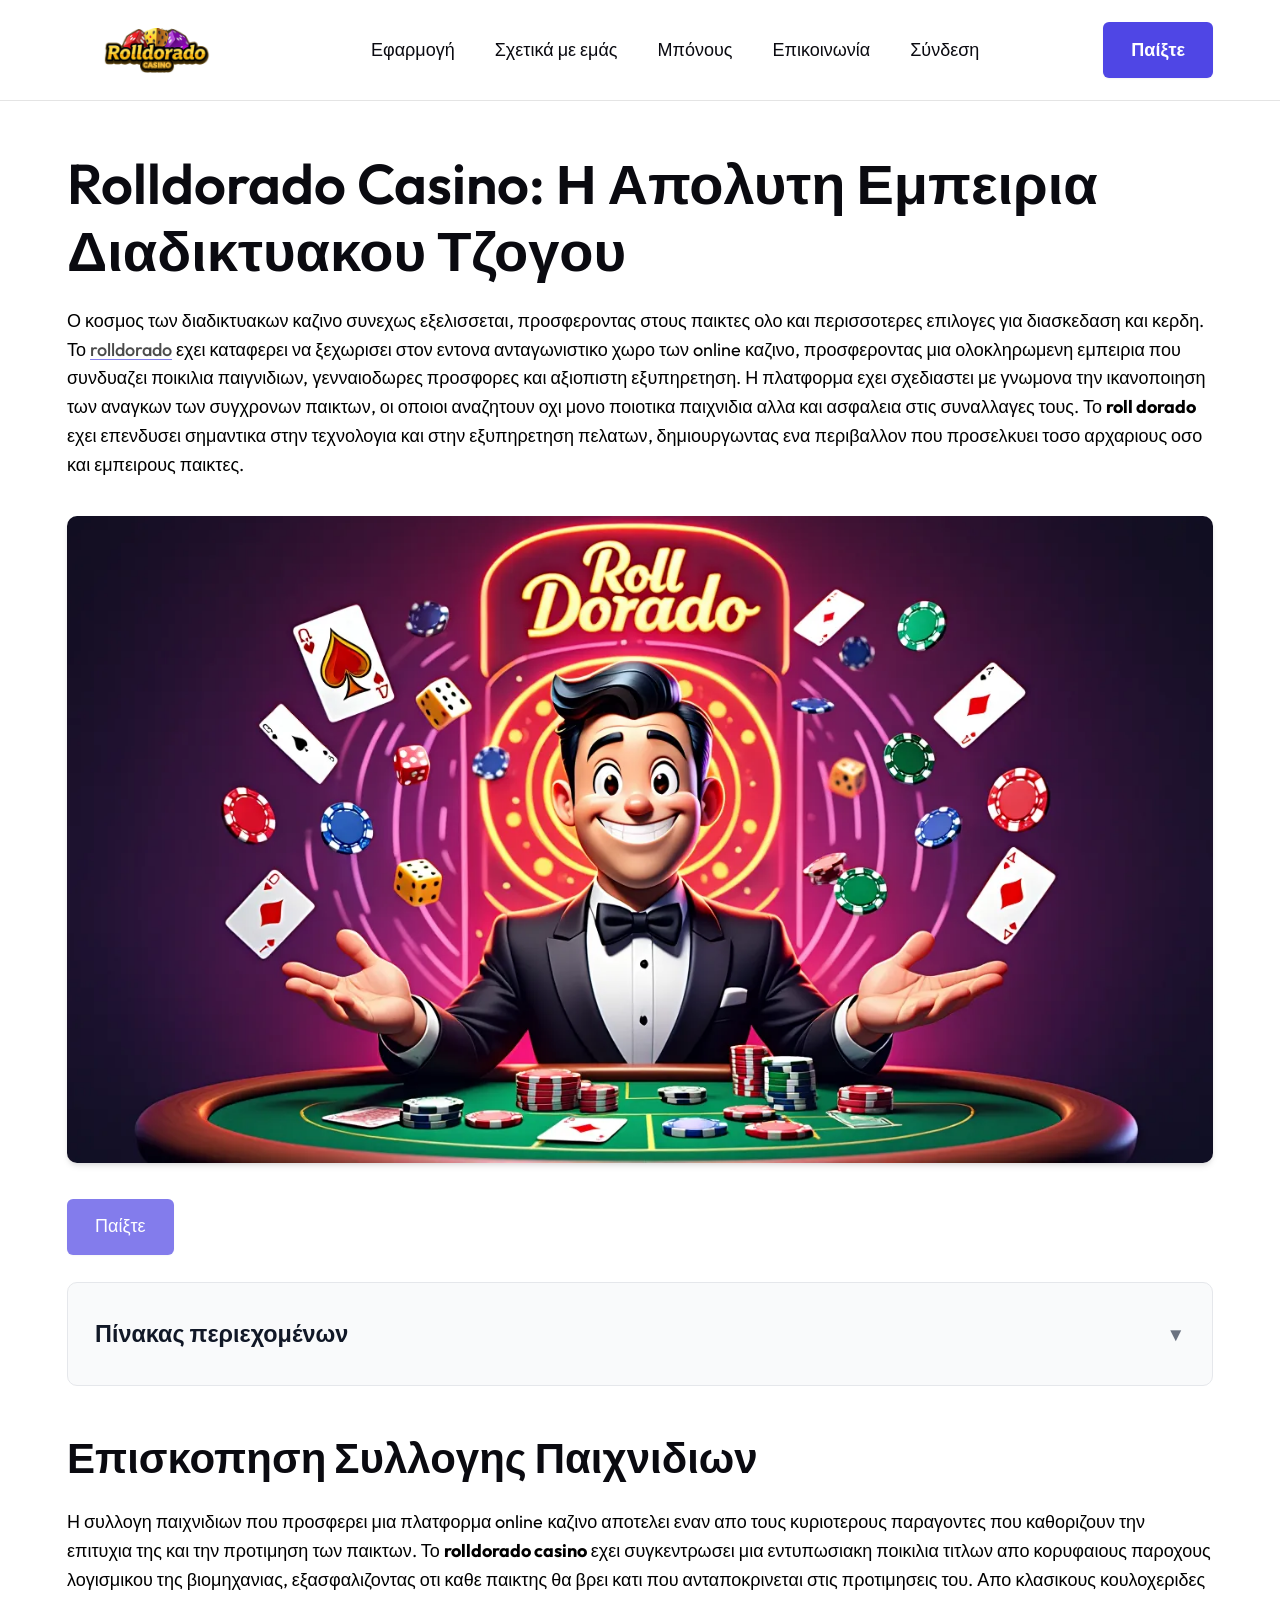
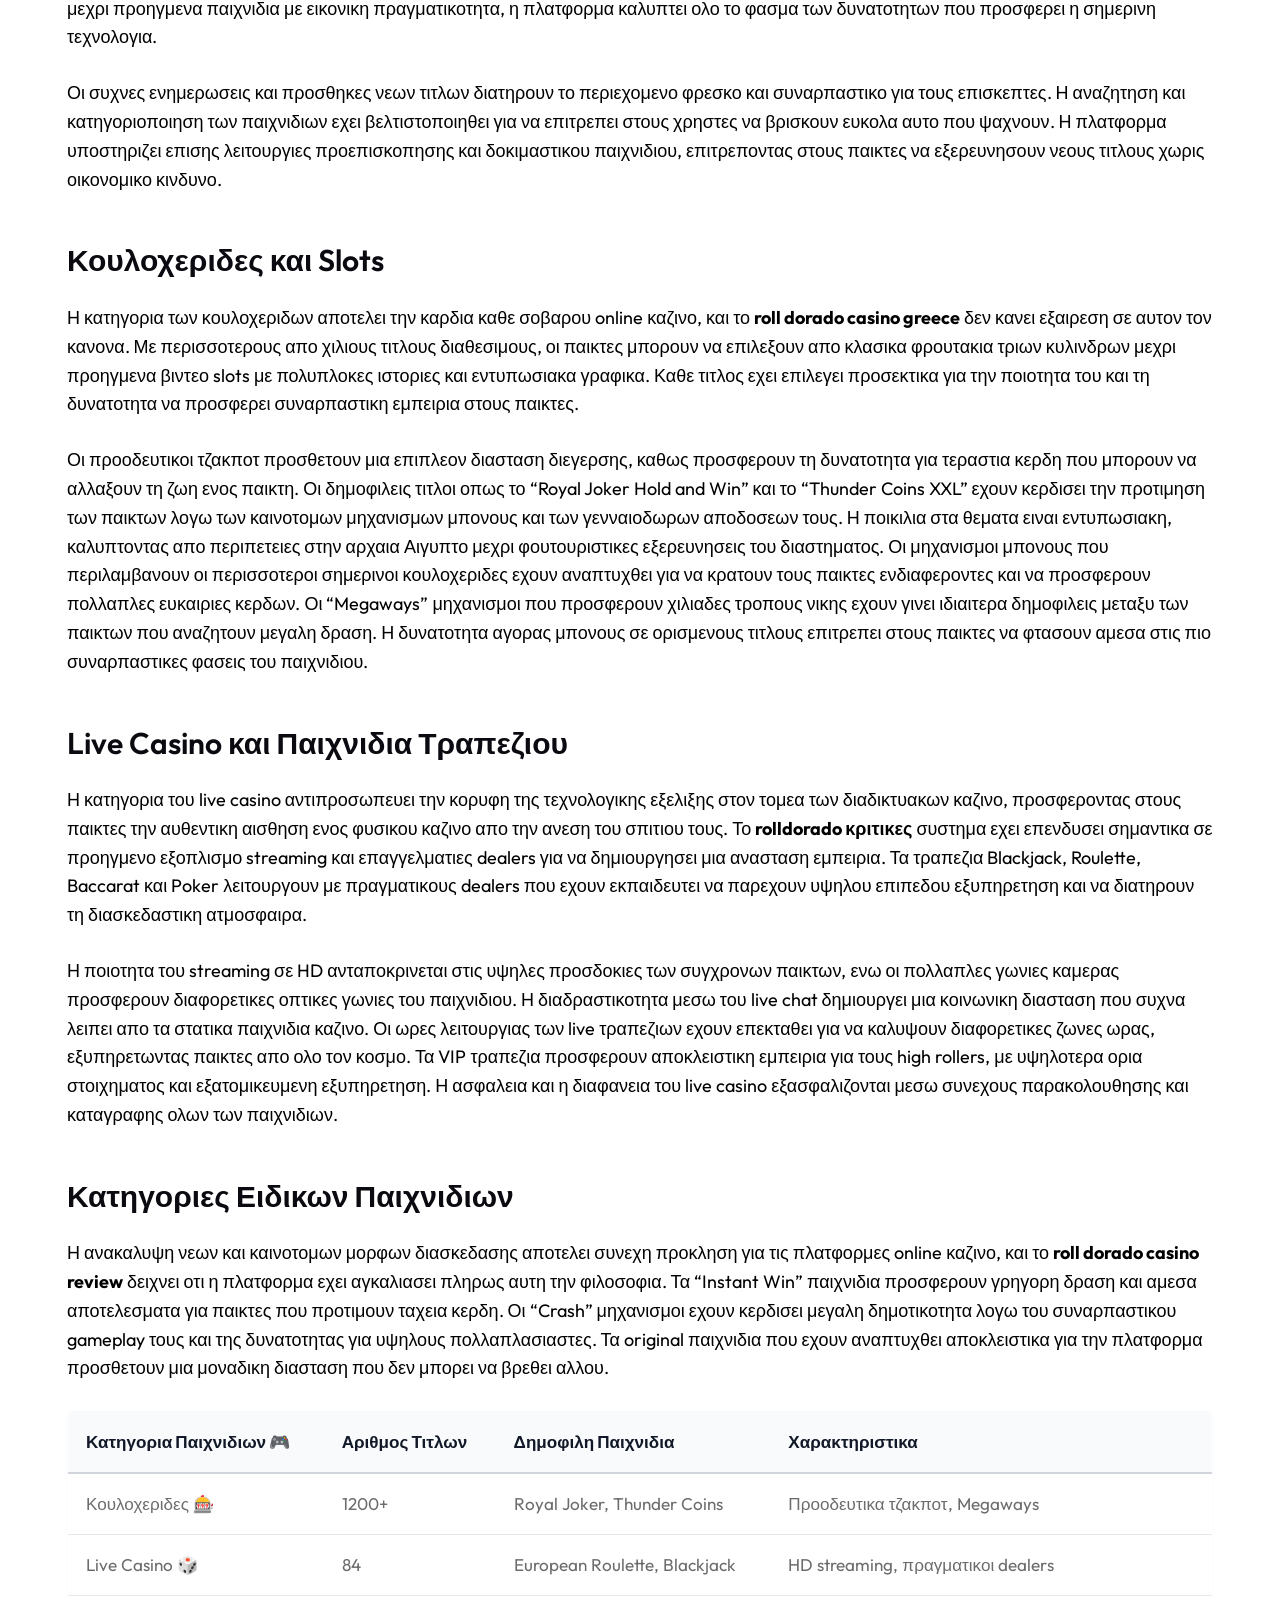
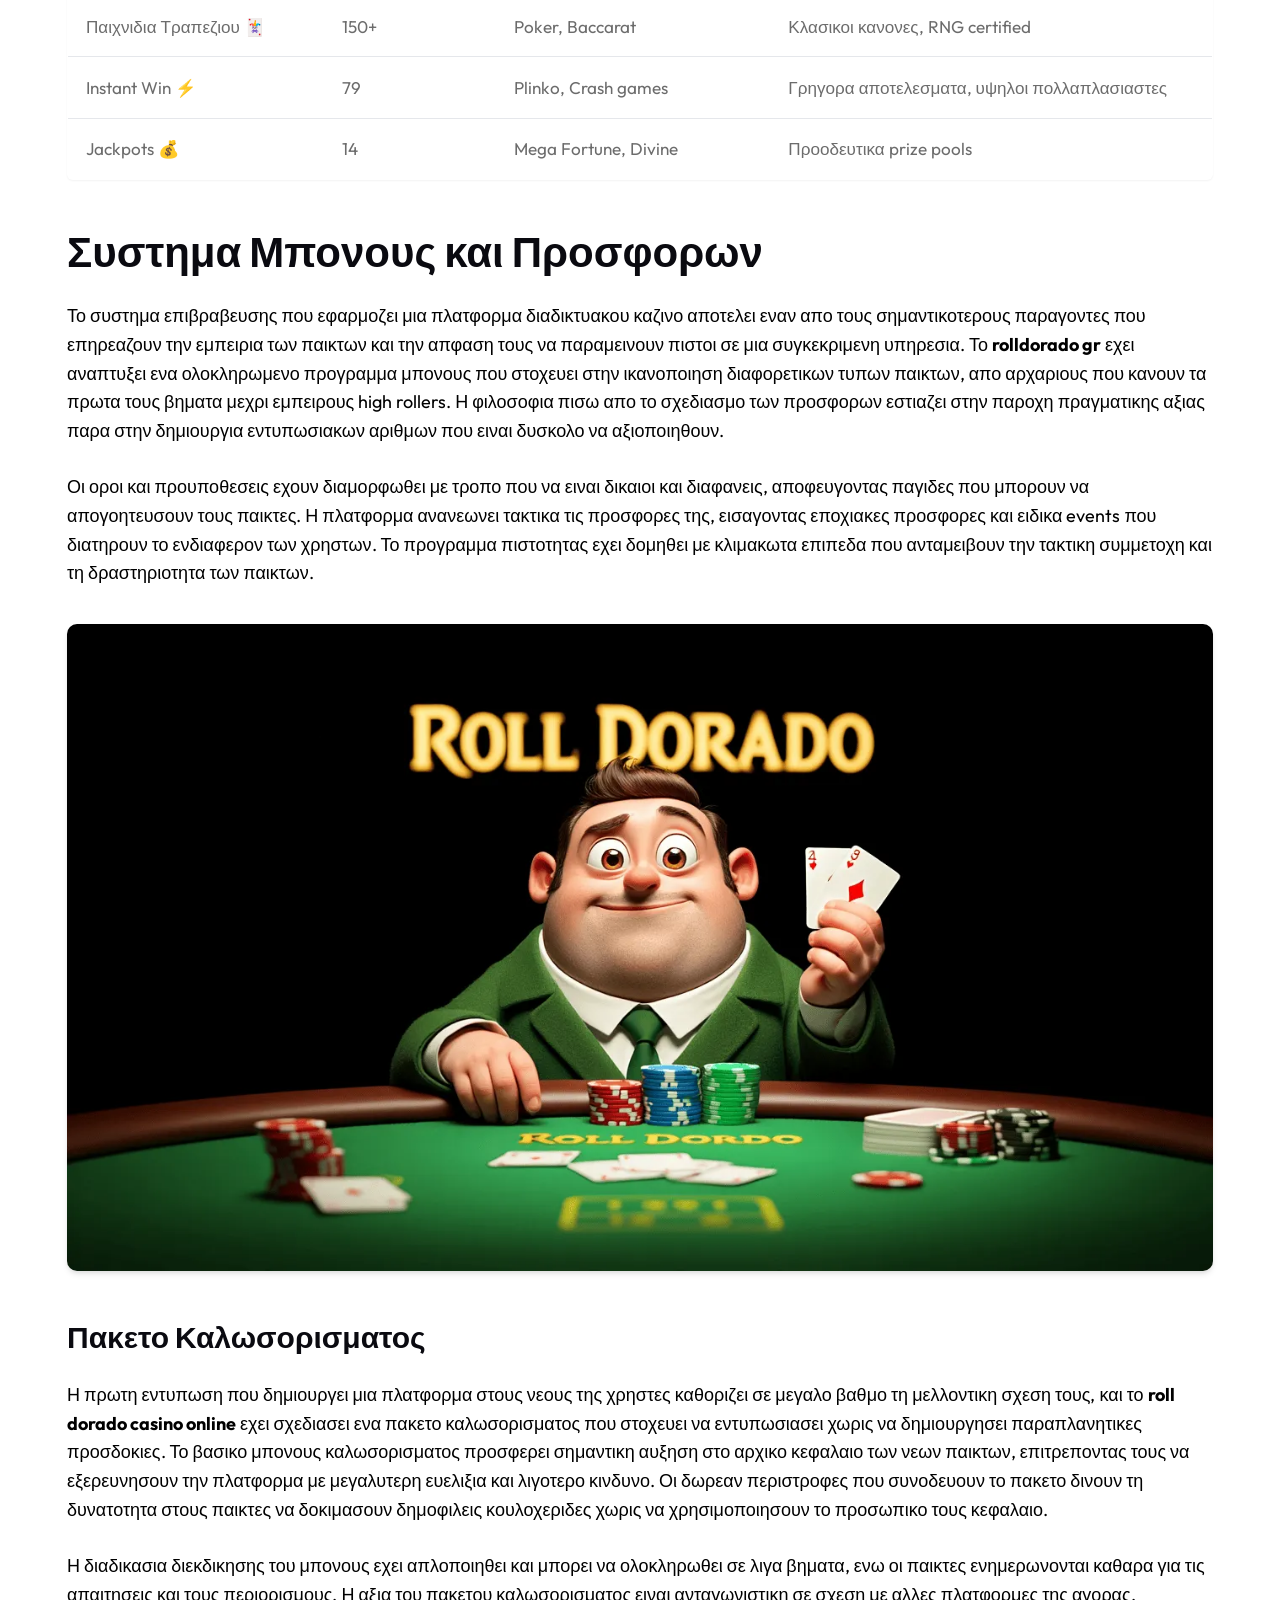
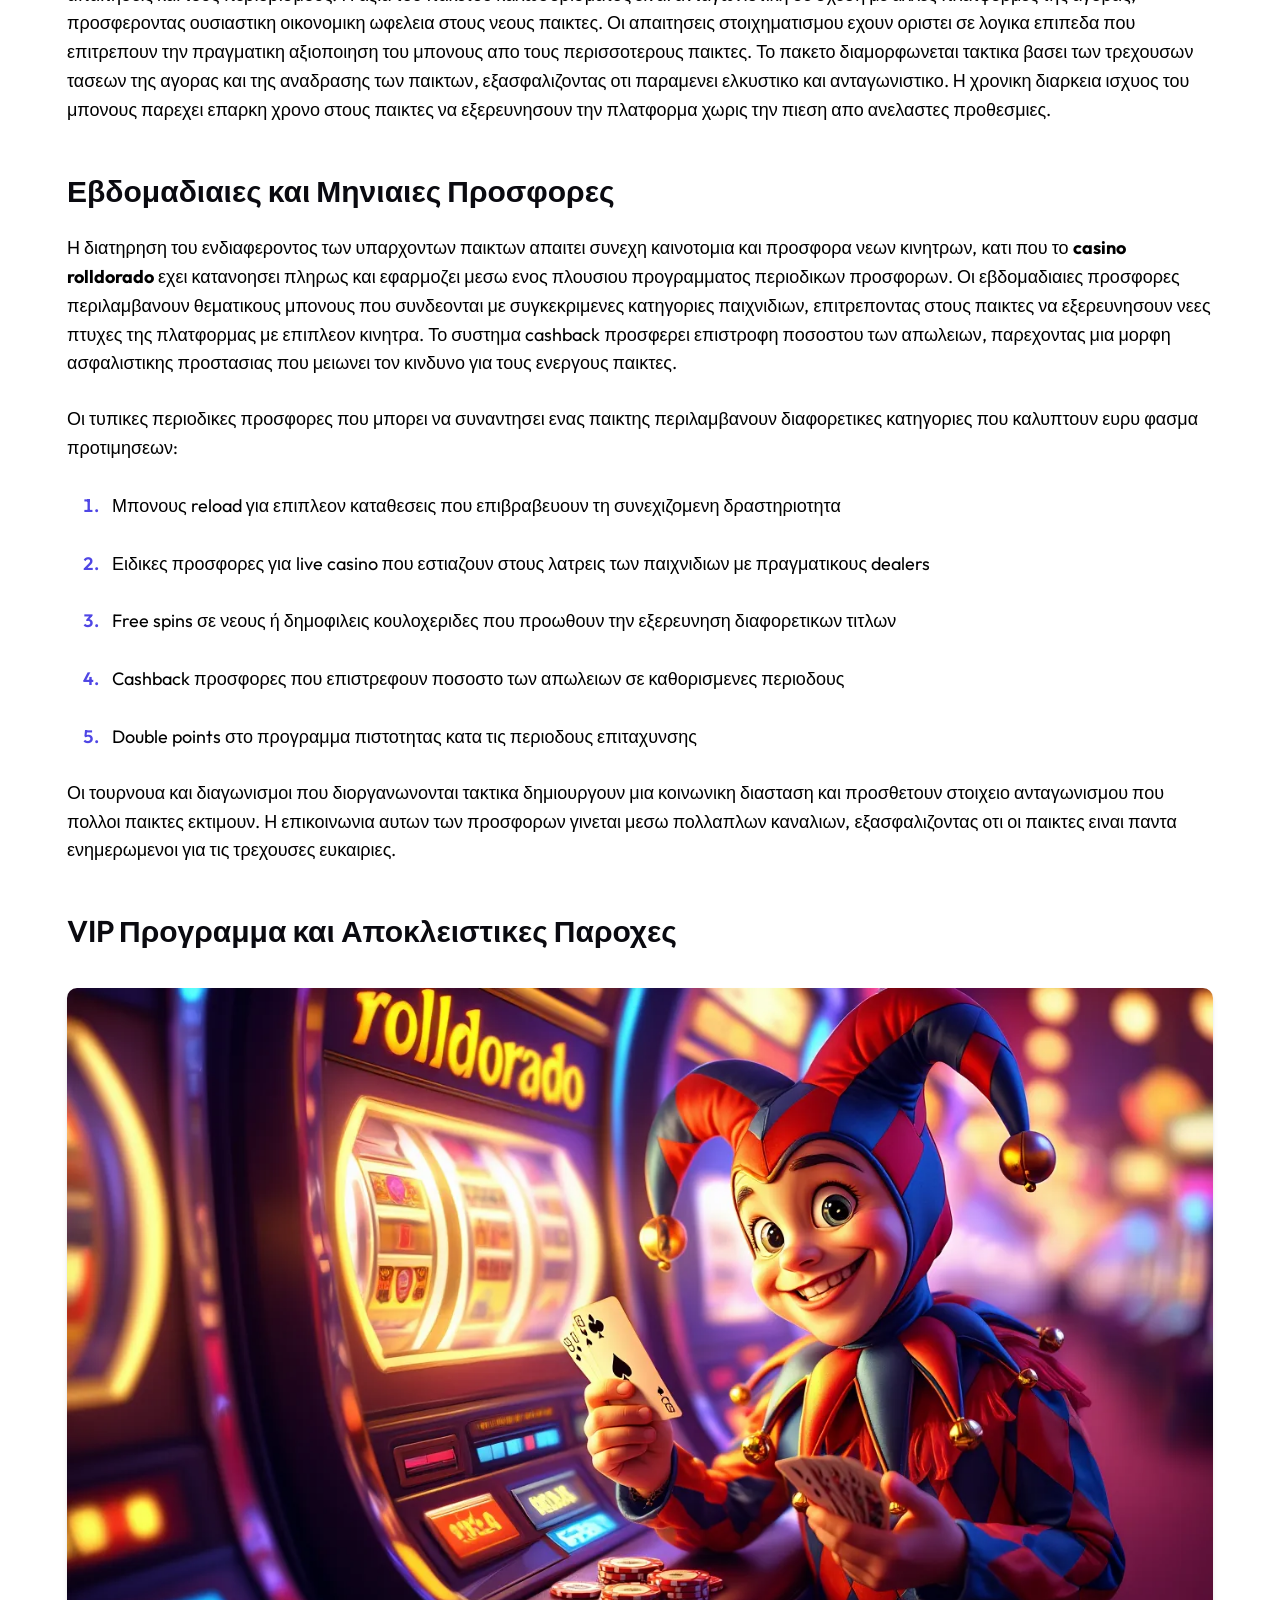
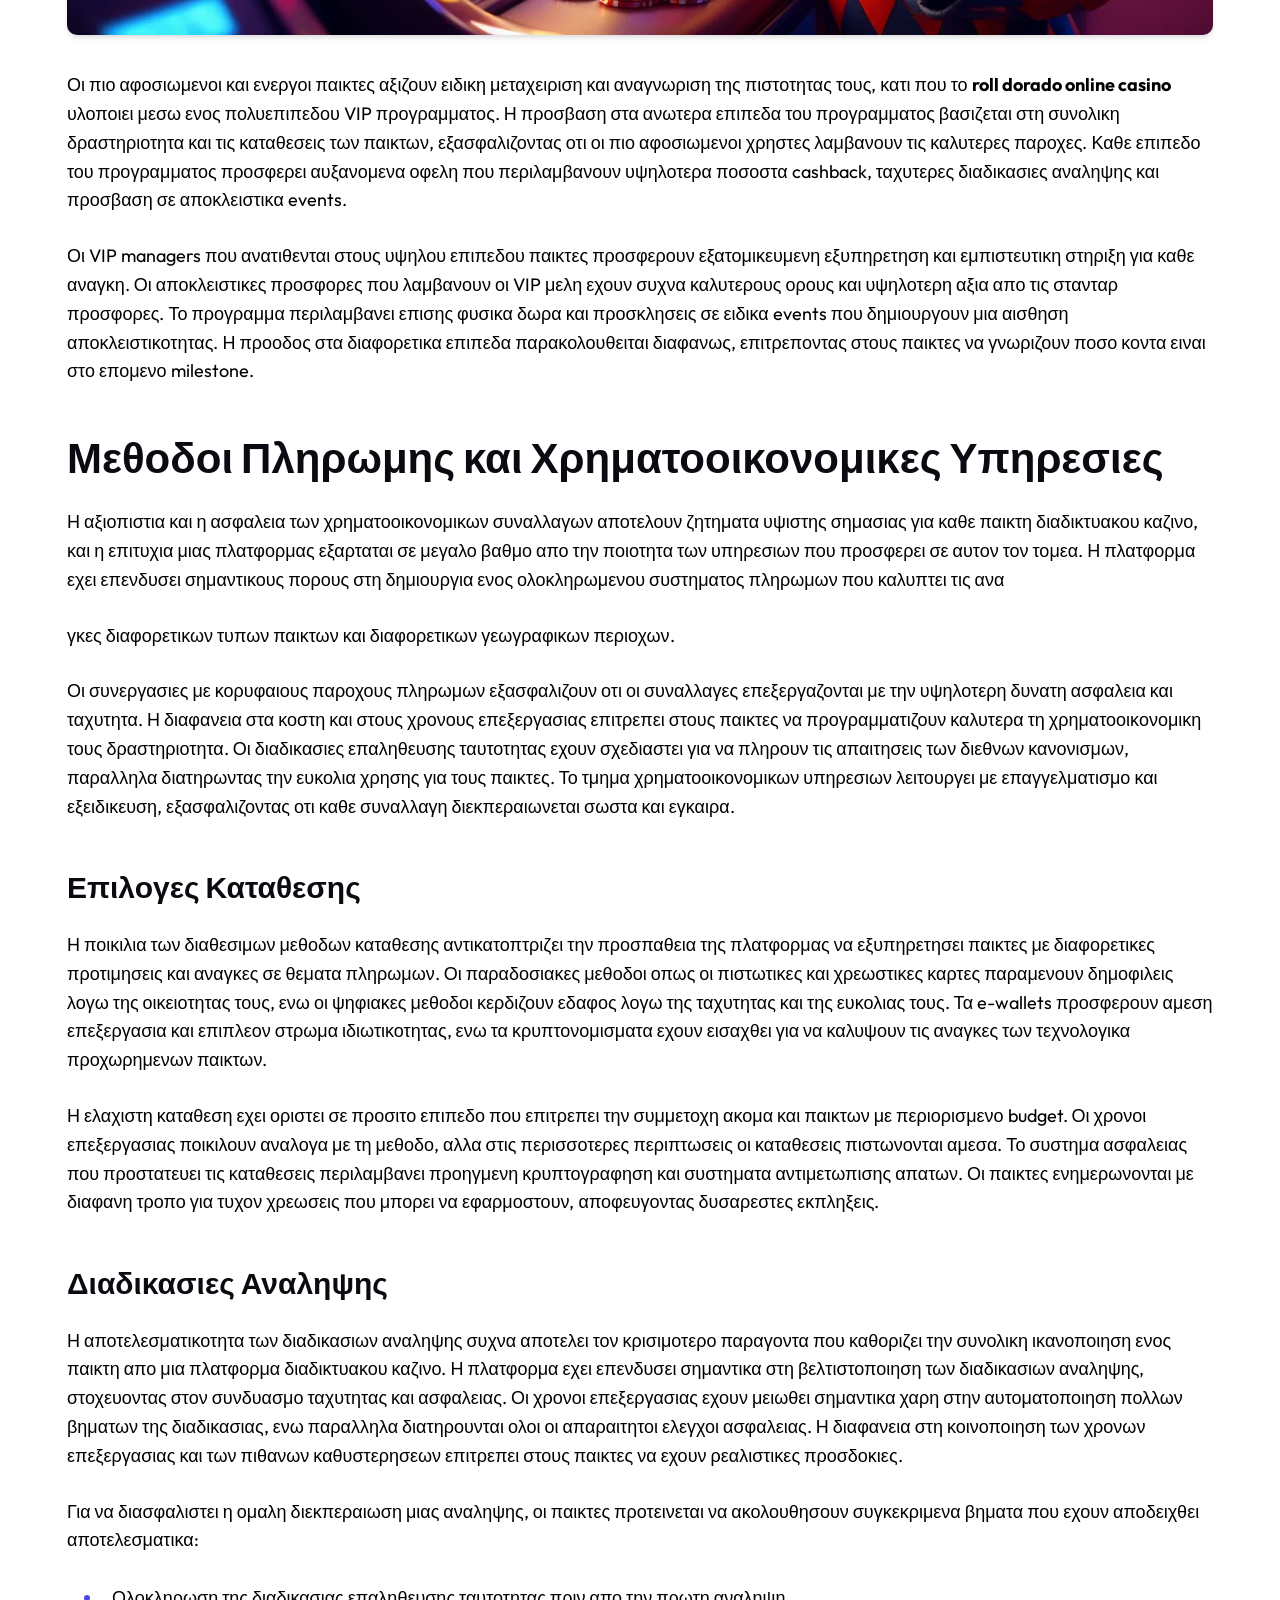
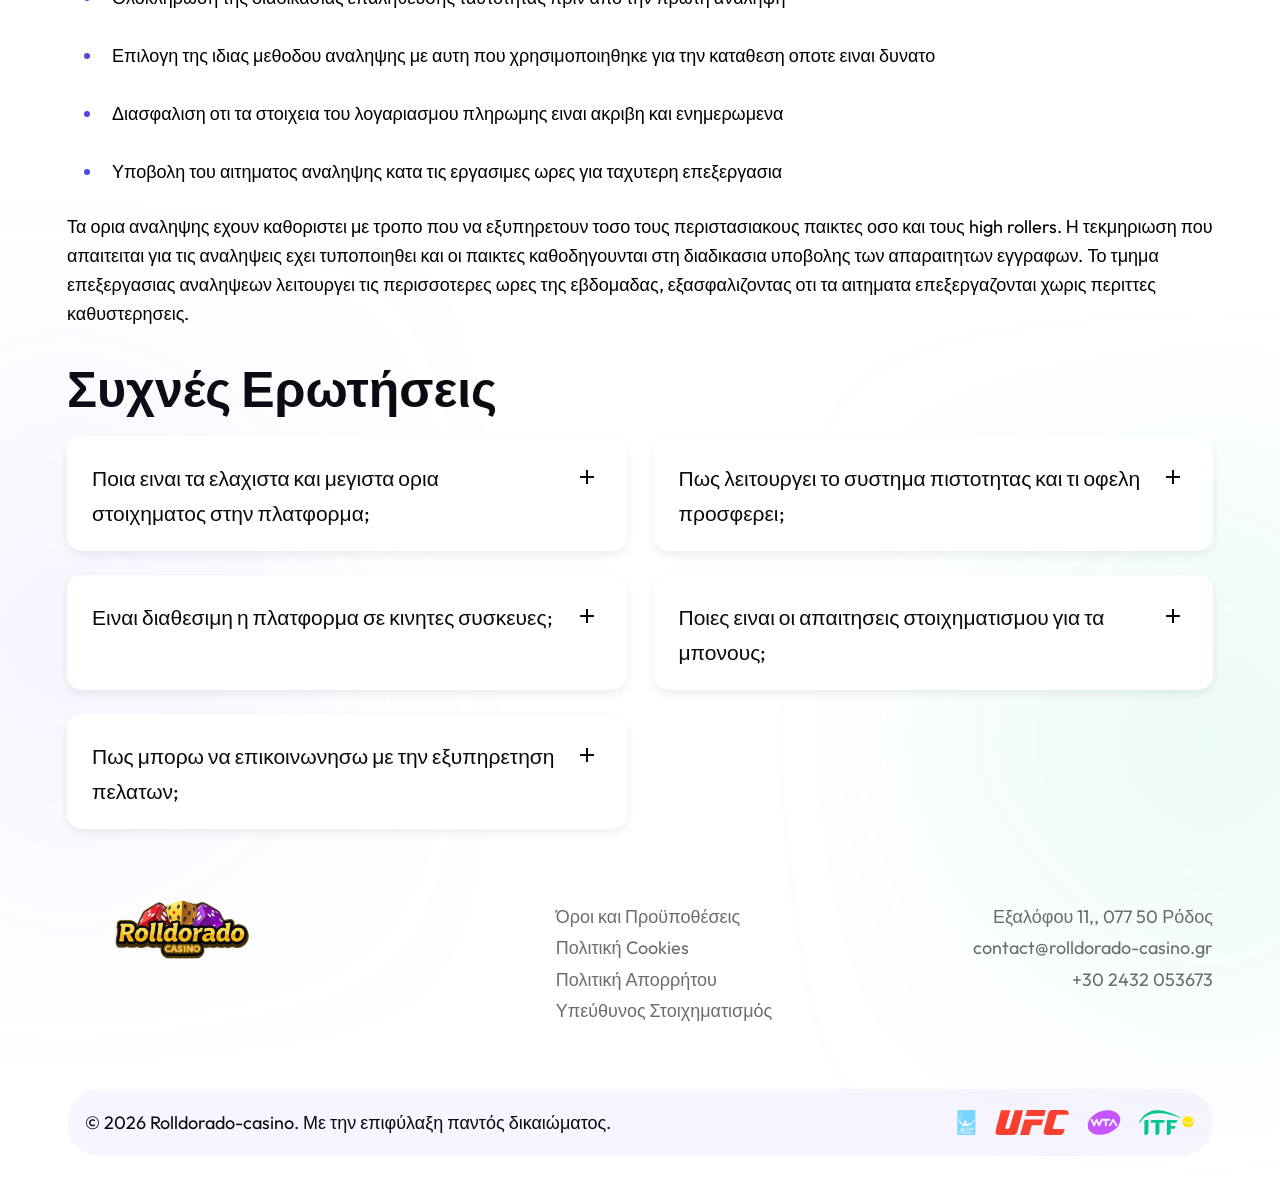
<file: index.html>
<!DOCTYPE html><html class="no-js_a31c6f92421cba8a" lang="el-gr"><head>
  <meta charset="utf-8">
<meta name="viewport" content="width=device-width, initial-scale=1">
<meta http-equiv="x-ua-compatible" content="ie=edge"> <title>Rolldorado Casino - Αναλυτικος Οδηγος και Κριτικη</title><meta name="description" content="rolldorado Casino: Descubre nuestros orígenes, misión, metodología, ventajas, seguridad y contacto oficial del casino online para jugadores."><meta name="keywords" content="rolldorado, roll dorado, rolldorado casino, roll dorado casino greece, rolldorado κριτικες, roll dorado casino review, rolldorado gr, roll dorado casino online, casino rolldorado, roll dorado online casino"><link rel="canonical" href="https://rolldorado-casino.gr/"><link rel="icon" type="image/png" sizes="32x32" href="/captures/favicon-32x32.26ec0876a1.png"><link rel="icon" type="image/png" sizes="16x16" href="/captures/favicon-16x16.png"><link rel="apple-touch-icon" sizes="180x180" href="/apple-touch-icon.png"> 
<link rel="shortcut icon" href="/favicon.ico"> 
<meta name="msapplication-TileColor" content="#da532c"> 
<meta name="theme-color" content="#ffffff"> 
<meta property="og:title" content="Rolldorado Casino - Αναλυτικος Οδηγος και Κριτικη">
<meta property="og:description" content="rolldorado Casino: Descubre nuestros orígenes, misión, metodología, ventajas, seguridad y contacto oficial del casino online para jugadores.">
<meta property="og:type" content="website">
<meta property="og:url" content="https://rolldorado-casino.gr/"><meta property="og:image" content="https://rolldorado-casino.gr/captures/doc_main_2f19d09a30/rolldorado-casino-%CE%B1%CE%BD%CE%B1%CE%BB%CF%85%CF%84%CE%B9%CE%BA%CE%BF%CF%82-%CE%BF%CE%B4%CE%B7%CE%B3%CE%BF%CF%82-%CE%BA%CE%B1%CE%B9-%CE%BA%CF%81%CE%B9%CF%84%CE%B9%CE%BA%CE%B7-1.webp">
<meta name="twitter:card" content="summary_large_image">
<meta name="twitter:title" content="Rolldorado Casino - Αναλυτικος Οδηγος και Κριτικη">
<meta name="twitter:description" content="rolldorado Casino: Descubre nuestros orígenes, misión, metodología, ventajas, seguridad y contacto oficial del casino online para jugadores."><meta name="twitter:image" content="https://rolldorado-casino.gr/captures/doc_main_2f19d09a30/rolldorado-casino-%CE%B1%CE%BD%CE%B1%CE%BB%CF%85%CF%84%CE%B9%CE%BA%CE%BF%CF%82-%CE%BF%CE%B4%CE%B7%CE%B3%CE%BF%CF%82-%CE%BA%CE%B1%CE%B9-%CE%BA%CF%81%CE%B9%CF%84%CE%B9%CE%BA%CE%B7-1.webp"><link rel="preconnect" href="https://fonts.googleapis.com">
  <link rel="preconnect" href="https://fonts.gstatic.com" crossorigin=""><link href="https://fonts.googleapis.com/css2?family=Inter:wght@400;600;700&amp;family=Poppins:wght@700&amp;display=swap" rel="stylesheet"><meta name="robots" content="index, follow"><script type="application/ld+json">
{
  "@context": "https://schema.org",
  "@graph": [
    {
      "@type": "WebSite",
      "@id": "https:\/\/rolldorado-casino.gr\/#website",
      "url": "https:\/\/rolldorado-casino.gr\/",
      "name": "Rolldorado-casino",
      "potentialAction": {
        "@type": "SearchAction",
        "target": "https:\/\/rolldorado-casino.gr\/search?q={search_term_string}",
        "query-input": "required name=search_term_string"
      },
      "publisher": {
         "@id": "https:\/\/rolldorado-casino.gr\/#organization"
      },
      "inLanguage": "el-GR"
    },
    {
      "@type": "Organization",
      "@id": "https:\/\/rolldorado-casino.gr\/#organization",
      "name": "Rolldorado-casino",
      "url": "https:\/\/rolldorado-casino.gr\/",
      "logo": {
        "@type": "ImageObject",
        "url": "https:\/\/rolldorado-casino.gr\/captures\/logo.png"

      }},{"@type": "WebPage",
      "@id": "https:\/\/rolldorado-casino.gr\/",
      "url": "https:\/\/rolldorado-casino.gr\/",
      "name": "Rolldorado Casino - Αναλυτικος Οδηγος και Κριτικη",
      "description": "rolldorado Casino: Descubre nuestros orígenes, misión, metodología, ventajas, seguridad y contacto oficial del casino online para jugadores.",
      "inLanguage": "el-GR","datePublished": "2026-07-01T00:00:00Z",
      "dateModified": "2026-07-01T00:00:00Z",
      "isPartOf": {
        "@id": "https:\/\/rolldorado-casino.gr\/#website"
      }},
    {
      "@type": "FAQPage",
      "mainEntity": [{
          "@type": "Question",
          "name": "Ποια ειναι τα ελαχιστα και μεγιστα ορια στοιχηματος στην πλατφορμα;",
          "acceptedAnswer": {
            "@type": "Answer",
            "text": "Τα ορια στοιχηματος ποικιλουν αναλογα με την κατηγορια παιχνιδιου και τον συγκεκριμενο τιτλο, με τους περισσοτερους κουλοχεριδες να δεχονται στοιχηματα απο μερικα λεπτα μεχρι αρκετες εκατονταδες ευρω ανα περιστροφη. Τα παιχνιδια τραπεζιου συνηθως εχουν υψηλοτερα ορια, ιδιαιτερα στα VIP τραπεζια οπου μπορουν να τοποθετηθουν στοιχηματα αρκετων χιλιαδων ευρω. Οι παικτες μπορουν να βρουν τα συγκεκριμενα ορια για καθε παιχνιδι στις πληροφοριες που εμφανιζονται πριν την εναρξη του παιχνιδιου.\n"
          }
        },{
          "@type": "Question",
          "name": "Πως λειτουργει το συστημα πιστοτητας και τι οφελη προσφερει;",
          "acceptedAnswer": {
            "@type": "Answer",
            "text": "Το συστημα πιστοτητας βραβευει τους παικτες με points για καθε στοιχημα που τοποθετουν, ανεξαρτητα απο το αποτελεσμα του παιχνιδιου. Αυτα τα points μπορουν να εξαργυρωθουν για μπονους, δωρεαν περιστροφες, ή πραγματικα χρηματα, αναλογα με το επιπεδο του παικτη στο προγραμμα. Καθως οι παικτες ανεβαινουν επιπεδα, κερδιζουν προσβαση σε καλυτερα ποσοστα μετατροπης, ταχυτερες αναληψεις, και αποκλειστικες προσφορες.\n"
          }
        },{
          "@type": "Question",
          "name": "Ειναι διαθεσιμη η πλατφορμα σε κινητες συσκευες;",
          "acceptedAnswer": {
            "@type": "Answer",
            "text": "Ναι, η πλατφορμα εχει βελτιστοποιηθει πληρως για κινητες συσκευες και προσφερει εξαιρετικη εμπειρια τοσο μεσω mobile browser οσο και μεσω αφιερωμενων εφαρμογων για iOS και Android. Ολα τα παιχνιδια και οι λειτουργιες που διατιθενται στην desktop εκδοση ειναι προσβασιμα και στις κινητες συσκευες. Η διεπαφη εχει προσαρμοστει για οθονες αφης και προσφερει ιδιαιτερα ομαλη πλοηγηση και λειτουργικοτητα.\n"
          }
        },{
          "@type": "Question",
          "name": "Ποιες ειναι οι απαιτησεις στοιχηματισμου για τα μπονους;",
          "acceptedAnswer": {
            "@type": "Answer",
            "text": "Οι απαιτησεις στοιχηματισμου διαφερουν αναλογα με τον τυπο του μπονους, αλλα συνηθως κυμαινονται απο 35x εως 50x την αξια του μπονους. Οι δωρεαν περιστροφες εχουν συνηθως χαμηλοτερες απαιτησεις στοιχηματισμου που εφαρμοζονται στα κερδη που προκυπτουν απο αυτες. Ολοι οι οροι και προυποθεσεις αναφερονται σαφως στη σελιδα καθε προσφορας, και οι παικτες μπορουν να παρακολουθουν την προοδο τους στην εκπληρωση των απαιτησεων μεσω του λογαριασμου τους.\n"
          }
        },{
          "@type": "Question",
          "name": "Πως μπορω να επικοινωνησω με την εξυπηρετηση πελατων;",
          "acceptedAnswer": {
            "@type": "Answer",
            "text": "Η εξυπηρετηση πελατων ειναι διαθεσιμη 24\/7 μεσω πολλαπλων καναλιων επικοινωνιας, συμπεριλαμβανομενου live chat, email, και τηλεφωνικης υποστηριξης. Το live chat προσφερει αμεσες αποκρισεις για τα περισσοτερα ερωτηματα, ενω το email χρησιμοποιειται για πιο περιπλοκα θεματα που απαιτουν αναλυτικη διερευνηση. Υπαρχει επισης εκτενης ενοτητα FAQ και βοηθειας που καλυπτει τα πιο συνηθισμενα ερωτηματα και προβληματα που μπορει να αντιμετωπισουν οι παικτες.\n"
          }
        }]
    }]
}
</script><link rel="stylesheet" href="/stylesheet/bootstrap.min.662cc94c.css">
  <link rel="stylesheet" href="/stylesheet/fontawesome.min.9224754f.css">
  <link rel="stylesheet" href="/stylesheet/animate.fdb10ee7.css">
  <link rel="stylesheet" href="/stylesheet/odometer.6a5f8309.css">
  <link rel="stylesheet" href="/stylesheet/slick.min.5a803462.css">
  
  
  <link rel="stylesheet" href="/stylesheet/style.31c47801c6d0d72ed2a5c82821228aae0c2e79ded20c3f57e30a147ff3dc51f1.9a481f0e.css" integrity="sha384-0KXBVfn+M3Rq9s7ceeUWSUtH//mEdd8QorEAnDosq/TmWzyBZxPk2CMEoxGHtPv9">
  
  <link rel="stylesheet" href="/stylesheet/style.5d82aa0d5315f677f709af838c8047af22db36b3e33fa7e0f8188cf7c692dd08.2a2a2f2e.css" integrity="sha384-CEA00Z3X3PZq4h1Nw2YiFuoVV65u+W3tn8yXM7u0oNZt//SQRy0FJFzrinKILB+Y">
  
</head>

<body>
  
  <div class="cs_preloader cs_white_bg_29bff13aadb6f8f1">
    <div class="cs_preloader_in_9e02213da8120f65 position-relative_8665106d730b5403"><span></span><span></span></div>
  </div>
  

  

<header class="cs_site_header_c042a2f9377489ff cs_style_1_2919be1893198a38 cs_sticky_header">
  
  <div class="cs_main_header_cfa632a013ffe43c cs_fs_18_be882e6b5e52ee8f cs_heading_color_eef34464a90fce71">
    <div class="container"> 
      <div class="cs_main_header_in_66e9f91aeef2149d">

        <div class="cs_main_header_left_5118679f85a5bb72">
          
          <div class="logo_d0029a6edcdb0884">
  <a href="/" title="Rolldorado-casino">
    <img src="/captures/logo.942ea40196.png" title="Rolldorado-casino" alt="Rolldorado-casino" width="200" height="100"></a>
</div>
        </div>

        <div class="cs_main_header_center_b1e45547e9e431ec">
          
          <div class="cs_nav"><ul class="cs_nav_list"><li class="menu-item"><a href="/app/" aria-label="Menu link Εφαρμογή" id="menu-app-main">
                  Εφαρμογή
                </a></li><li class="menu-item"><a href="/our-history/" aria-label="Menu link Σχετικά με εμάς" id="menu-about-us-main">
                  Σχετικά με εμάς
                </a></li><li class="menu-item"><a href="/bonus/" aria-label="Menu link Μπόνους" id="menu-bonus-main">
                  Μπόνους
                </a></li><li class="menu-item"><a href="/support/" aria-label="Menu link Επικοινωνία" id="menu-contacts-main">
                  Επικοινωνία
                </a></li><li class="menu-item"><a href="/login/" aria-label="Menu link Σύνδεση" id="menu-login-main">
                  Σύνδεση
                </a></li></ul></div></div>
         <div class="header-controls_6a9f819328f8766a">
            <a class="button play-button" title="Παίξτε">Παίξτε</a> 
            
        </div>

      </div>
    </div>
  </div>
  
  <hr>
</header>




  
  

  
  <main id="content" role="main">
    
  <div class="main-content-wrapper_a68dcfa5d84ef928"> 

    
    

    <section class="content-section_f45839c46b7a23b5"> 
        <div class="container">
          <div class="content-area_8362ce3791d70861 home-content_cc7268920b66c6fd"> 
            <h1 id="rolldorado-casino-η-απολυτη-εμπειρια-διαδικτυακου-τζογου">Rolldorado Casino: Η Απολυτη Εμπειρια Διαδικτυακου Τζογου</h1>
<p>Ο κοσμος των διαδικτυακων καζινο συνεχως εξελισσεται, προσφεροντας στους
παικτες ολο και περισσοτερες επιλογες για διασκεδαση και κερδη. Το
<strong><a href="https://rolldorado.gr">rolldorado</a></strong> εχει καταφερει να ξεχωρισει στον εντονα ανταγωνιστικο
χωρο των online καζινο, προσφεροντας μια ολοκληρωμενη εμπειρια που
συνδυαζει ποικιλια παιγνιδιων, γενναιοδωρες προσφορες και αξιοπιστη
εξυπηρετηση. Η πλατφορμα εχει σχεδιαστει με γνωμονα την ικανοποιηση των
αναγκων των συγχρονων παικτων, οι οποιοι αναζητουν οχι μονο ποιοτικα
παιχνιδια αλλα και ασφαλεια στις συναλλαγες τους. Το <strong>roll dorado</strong>
εχει επενδυσει σημαντικα στην τεχνολογια και στην εξυπηρετηση πελατων,
δημιουργωντας ενα περιβαλλον που προσελκυει τοσο αρχαριους οσο και
εμπειρους παικτες.</p>
<p><img src="/captures/doc_main_2f19d09a30/rolldorado-casino-%ce%b1%ce%bd%ce%b1%ce%bb%cf%85%cf%84%ce%b9%ce%ba%ce%bf%cf%82-%ce%bf%ce%b4%ce%b7%ce%b3%ce%bf%cf%82-%ce%ba%ce%b1%ce%b9-%ce%ba%cf%81%ce%b9%cf%84%ce%b9%ce%ba%ce%b7-1.webp" alt="rolldorado" title="rolldorado" loading="lazy"></p>
<p><a class="button play-button" title="Παίξτε">Παίξτε</a>
<script type="application/ld+json">{"@context":"https://schema.org","@id":"https://rolldorado-casino.gr/#toc-b54b94e9f9ea38e7e346dfe2e468fd74","@type":"SiteNavigationElement","isPartOf":{"@id":"https://rolldorado-casino.gr/","@type":"WebPage"},"name":"Πίνακας περιεχομένων"}</script>

  </p><aside class="toc-container" id="toc-b54b94e9f9ea38e7e346dfe2e468fd74">
    <h2 class="toc-title_8565b35732036e19">
      <button type="button" class="toc-toggle-button" aria-expanded="false" aria-controls="toc-content-toc-b54b94e9f9ea38e7e346dfe2e468fd74">
        <div>Πίνακας περιεχομένων</div>
        <span class="toc-toggle-icon_ef4981f09b5afe4d" aria-hidden="true">▼</span>
      </button>
    </h2>
    <div class="toc-content-wrapper" id="toc-content-toc-b54b94e9f9ea38e7e346dfe2e468fd74">
      <nav id="TableOfContents"><nav id="TableOfContents">
  <ul>
    <li><a href="#επισκοπηση-συλλογης-παιχνιδιων">Επισκοπηση Συλλογης Παιχνιδιων</a>
      <ul>
        <li><a href="#κουλοχεριδες-και-slots">Κουλοχεριδες και Slots</a></li>
        <li><a href="#live-casino-και-παιχνιδια-τραπεζιου">Live Casino και Παιχνιδια Τραπεζιου</a></li>
        <li><a href="#κατηγοριες-ειδικων-παιχνιδιων">Κατηγοριες Ειδικων Παιχνιδιων</a></li>
      </ul>
    </li>
    <li><a href="#συστημα-μπονους-και-προσφορων">Συστημα Μπονους και Προσφορων</a>
      <ul>
        <li><a href="#πακετο-καλωσορισματος">Πακετο Καλωσορισματος</a></li>
        <li><a href="#εβδομαδιαιες-και-μηνιαιες-προσφορες">Εβδομαδιαιες και Μηνιαιες Προσφορες</a></li>
        <li><a href="#vip-προγραμμα-και-αποκλειστικες-παροχες">VIP Προγραμμα και Αποκλειστικες Παροχες</a></li>
      </ul>
    </li>
    <li><a href="#μεθοδοι-πληρωμης-και-χρηματοοικονομικες-υπηρεσιες">Μεθοδοι Πληρωμης και Χρηματοοικονομικες Υπηρεσιες</a>
      <ul>
        <li><a href="#επιλογες-καταθεσης">Επιλογες Καταθεσης</a></li>
        <li><a href="#διαδικασιες-αναληψης">Διαδικασιες Αναληψης</a></li>
      </ul>
    </li>
  </ul>
</nav></nav>
    </div>
  </aside><p></p>
<h2 id="επισκοπηση-συλλογης-παιχνιδιων">Επισκοπηση Συλλογης Παιχνιδιων</h2>
<p>Η συλλογη παιχνιδιων που προσφερει μια πλατφορμα online καζινο αποτελει
εναν απο τους κυριοτερους παραγοντες που καθοριζουν την επιτυχια της και
την προτιμηση των παικτων. Το <strong>rolldorado casino</strong> εχει συγκεντρωσει
μια εντυπωσιακη ποικιλια τιτλων απο κορυφαιους παροχους λογισμικου της
βιομηχανιας, εξασφαλιζοντας οτι καθε παικτης θα βρει κατι που
ανταποκρινεται στις προτιμησεις του. Απο κλασικους κουλοχεριδες μεχρι
προηγμενα παιχνιδια με εικονικη πραγματικοτητα, η πλατφορμα καλυπτει ολο
το φασμα των δυνατοτητων που προσφερει η σημερινη τεχνολογια.</p>
<p>Οι συχνες ενημερωσεις και προσθηκες νεων τιτλων διατηρουν το περιεχομενο
φρεσκο και συναρπαστικο για τους επισκεπτες. Η αναζητηση και
κατηγοριοποιηση των παιχνιδιων εχει βελτιστοποιηθει για να επιτρεπει
στους χρηστες να βρισκουν ευκολα αυτο που ψαχνουν. Η πλατφορμα
υποστηριζει επισης λειτουργιες προεπισκοπησης και δοκιμαστικου
παιχνιδιου, επιτρεποντας στους παικτες να εξερευνησουν νεους τιτλους
χωρις οικονομικο κινδυνο.</p>
<h3 id="κουλοχεριδες-και-slots">Κουλοχεριδες και Slots</h3>
<p>Η κατηγορια των κουλοχεριδων αποτελει την καρδια καθε σοβαρου online
καζινο, και το <strong>roll dorado casino greece</strong> δεν κανει εξαιρεση σε αυτον
τον κανονα. Με περισσοτερους απο χιλιους τιτλους διαθεσιμους, οι παικτες
μπορουν να επιλεξουν απο κλασικα φρουτακια τριων κυλινδρων μεχρι
προηγμενα βιντεο slots με πολυπλοκες ιστοριες και εντυπωσιακα γραφικα.
Καθε τιτλος εχει επιλεγει προσεκτικα για την ποιοτητα του και τη
δυνατοτητα να προσφερει συναρπαστικη εμπειρια στους παικτες.</p>
<p>Οι προοδευτικοι τζακποτ προσθετουν μια επιπλεον διασταση διεγερσης,
καθως προσφερουν τη δυνατοτητα για τεραστια κερδη που μπορουν να
αλλαξουν τη ζωη ενος παικτη. Οι δημοφιλεις τιτλοι οπως το “Royal Joker
Hold and Win” και το “Thunder Coins XXL” εχουν κερδισει την προτιμηση
των παικτων λογω των καινοτομων μηχανισμων μπονους και των γενναιοδωρων
αποδοσεων τους. Η ποικιλια στα θεματα ειναι εντυπωσιακη, καλυπτοντας απο
περιπετειες στην αρχαια Αιγυπτο μεχρι φουτουριστικες εξερευνησεις του
διαστηματος. Οι μηχανισμοι μπονους που περιλαμβανουν οι περισσοτεροι
σημερινοι κουλοχεριδες εχουν αναπτυχθει για να κρατουν τους παικτες
ενδιαφεροντες και να προσφερουν πολλαπλες ευκαιριες κερδων. Οι
“Megaways” μηχανισμοι που προσφερουν χιλιαδες τροπους νικης εχουν γινει
ιδιαιτερα δημοφιλεις μεταξυ των παικτων που αναζητουν μεγαλη δραση. Η
δυνατοτητα αγορας μπονους σε ορισμενους τιτλους επιτρεπει στους παικτες
να φτασουν αμεσα στις πιο συναρπαστικες φασεις του παιχνιδιου.</p>
<h3 id="live-casino-και-παιχνιδια-τραπεζιου">Live Casino και Παιχνιδια Τραπεζιου</h3>
<p>Η κατηγορια του live casino αντιπροσωπευει την κορυφη της τεχνολογικης
εξελιξης στον τομεα των διαδικτυακων καζινο, προσφεροντας στους παικτες
την αυθεντικη αισθηση ενος φυσικου καζινο απο την ανεση του σπιτιου
τους. Το <strong>rolldorado κριτικες</strong> συστημα εχει επενδυσει σημαντικα σε
προηγμενο εξοπλισμο streaming και επαγγελματιες dealers για να
δημιουργησει μια ανασταση εμπειρια. Τα τραπεζια Blackjack, Roulette,
Baccarat και Poker λειτουργουν με πραγματικους dealers που εχουν
εκπαιδευτει να παρεχουν υψηλου επιπεδου εξυπηρετηση και να διατηρουν τη
διασκεδαστικη ατμοσφαιρα.</p>
<p>Η ποιοτητα του streaming σε HD ανταποκρινεται στις υψηλες προσδοκιες των
συγχρονων παικτων, ενω οι πολλαπλες γωνιες καμερας προσφερουν
διαφορετικες οπτικες γωνιες του παιχνιδιου. Η διαδραστικοτητα μεσω του
live chat δημιουργει μια κοινωνικη διασταση που συχνα λειπει απο τα
στατικα παιχνιδια καζινο. Οι ωρες λειτουργιας των live τραπεζιων εχουν
επεκταθει για να καλυψουν διαφορετικες ζωνες ωρας, εξυπηρετωντας παικτες
απο ολο τον κοσμο. Τα VIP τραπεζια προσφερουν αποκλειστικη εμπειρια για
τους high rollers, με υψηλοτερα ορια στοιχηματος και εξατομικευμενη
εξυπηρετηση. Η ασφαλεια και η διαφανεια του live casino εξασφαλιζονται
μεσω συνεχους παρακολουθησης και καταγραφης ολων των παιχνιδιων.</p>
<h3 id="κατηγοριες-ειδικων-παιχνιδιων">Κατηγοριες Ειδικων Παιχνιδιων</h3>
<p>Η ανακαλυψη νεων και καινοτομων μορφων διασκεδασης αποτελει συνεχη
προκληση για τις πλατφορμες online καζινο, και το <strong>roll dorado casino
review</strong> δειχνει οτι η πλατφορμα εχει αγκαλιασει πληρως αυτη την
φιλοσοφια. Τα “Instant Win” παιχνιδια προσφερουν γρηγορη δραση και αμεσα
αποτελεσματα για παικτες που προτιμουν ταχεια κερδη. Οι “Crash”
μηχανισμοι εχουν κερδισει μεγαλη δημοτικοτητα λογω του συναρπαστικου
gameplay τους και της δυνατοτητας για υψηλους πολλαπλασιαστες. Τα
original παιχνιδια που εχουν αναπτυχθει αποκλειστικα για την πλατφορμα
προσθετουν μια μοναδικη διασταση που δεν μπορει να βρεθει αλλου.</p>
<table>
  <thead>
      <tr>
          <th><strong>Κατηγορια Παιχνιδιων 🎮</strong></th>
          <th><strong>Αριθμος Τιτλων</strong></th>
          <th><strong>Δημοφιλη Παιχνιδια</strong></th>
          <th><strong>Χαρακτηριστικα</strong></th>
      </tr>
  </thead>
  <tbody>
      <tr>
          <td>Κουλοχεριδες 🎰</td>
          <td>1200+</td>
          <td>Royal Joker, Thunder Coins</td>
          <td>Προοδευτικα τζακποτ, Megaways</td>
      </tr>
      <tr>
          <td>Live Casino 🎲</td>
          <td>84</td>
          <td>European Roulette, Blackjack</td>
          <td>HD streaming, πραγματικοι dealers</td>
      </tr>
      <tr>
          <td>Παιχνιδια Τραπεζιου 🃏</td>
          <td>150+</td>
          <td>Poker, Baccarat</td>
          <td>Κλασικοι κανονες, RNG certified</td>
      </tr>
      <tr>
          <td>Instant Win ⚡</td>
          <td>79</td>
          <td>Plinko, Crash games</td>
          <td>Γρηγορα αποτελεσματα, υψηλοι πολλαπλασιαστες</td>
      </tr>
      <tr>
          <td>Jackpots 💰</td>
          <td>14</td>
          <td>Mega Fortune, Divine</td>
          <td>Προοδευτικα prize pools</td>
      </tr>
  </tbody>
</table>
<h2 id="συστημα-μπονους-και-προσφορων">Συστημα Μπονους και Προσφορων</h2>
<p>Το συστημα επιβραβευσης που εφαρμοζει μια πλατφορμα διαδικτυακου καζινο
αποτελει εναν απο τους σημαντικοτερους παραγοντες που επηρεαζουν την
εμπειρια των παικτων και την απφαση τους να παραμεινουν πιστοι σε μια
συγκεκριμενη υπηρεσια. Το <strong>rolldorado gr</strong> εχει αναπτυξει ενα
ολοκληρωμενο προγραμμα μπονους που στοχευει στην ικανοποιηση
διαφορετικων τυπων παικτων, απο αρχαριους που κανουν τα πρωτα τους
βηματα μεχρι εμπειρους high rollers. Η φιλοσοφια πισω απο το σχεδιασμο
των προσφορων εστιαζει στην παροχη πραγματικης αξιας παρα στην
δημιουργια εντυπωσιακων αριθμων που ειναι δυσκολο να αξιοποιηθουν.</p>
<p>Οι οροι και προυποθεσεις εχουν διαμορφωθει με τροπο που να ειναι δικαιοι
και διαφανεις, αποφευγοντας παγιδες που μπορουν να απογοητευσουν τους
παικτες. Η πλατφορμα ανανεωνει τακτικα τις προσφορες της, εισαγοντας
εποχιακες προσφορες και ειδικα events που διατηρουν το ενδιαφερον των
χρηστων. Το προγραμμα πιστοτητας εχει δομηθει με κλιμακωτα επιπεδα που
ανταμειβουν την τακτικη συμμετοχη και τη δραστηριοτητα των παικτων.</p>
<p><img src="/captures/doc_main_2f19d09a30/rolldorado-casino-%ce%b1%ce%bd%ce%b1%ce%bb%cf%85%cf%84%ce%b9%ce%ba%ce%bf%cf%82-%ce%bf%ce%b4%ce%b7%ce%b3%ce%bf%cf%82-%ce%ba%ce%b1%ce%b9-%ce%ba%cf%81%ce%b9%cf%84%ce%b9%ce%ba%ce%b7-2.webp" alt="rolldorado" title="rolldorado" loading="lazy"></p>
<h3 id="πακετο-καλωσορισματος">Πακετο Καλωσορισματος</h3>
<p>Η πρωτη εντυπωση που δημιουργει μια πλατφορμα στους νεους της χρηστες
καθοριζει σε μεγαλο βαθμο τη μελλοντικη σχεση τους, και το <strong>roll dorado
casino online</strong> εχει σχεδιασει ενα πακετο καλωσορισματος που στοχευει να
εντυπωσιασει χωρις να δημιουργησει παραπλανητικες προσδοκιες. Το βασικο
μπονους καλωσορισματος προσφερει σημαντικη αυξηση στο αρχικο κεφαλαιο
των νεων παικτων, επιτρεποντας τους να εξερευνησουν την πλατφορμα με
μεγαλυτερη ευελιξια και λιγοτερο κινδυνο. Οι δωρεαν περιστροφες που
συνοδευουν το πακετο δινουν τη δυνατοτητα στους παικτες να δοκιμασουν
δημοφιλεις κουλοχεριδες χωρις να χρησιμοποιησουν το προσωπικο τους
κεφαλαιο.</p>
<p>Η διαδικασια διεκδικησης του μπονους εχει απλοποιηθει και μπορει να
ολοκληρωθει σε λιγα βηματα, ενω οι παικτες ενημερωνονται καθαρα για τις
απαιτησεις και τους περιορισμους. Η αξια του πακετου καλωσορισματος
ειναι ανταγωνιστικη σε σχεση με αλλες πλατφορμες της αγορας,
προσφεροντας ουσιαστικη οικονομικη ωφελεια στους νεους παικτες. Οι
απαιτησεις στοιχηματισμου εχουν οριστει σε λογικα επιπεδα που επιτρεπουν
την πραγματικη αξιοποιηση του μπονους απο τους περισσοτερους παικτες. Το
πακετο διαμορφωνεται τακτικα βασει των τρεχουσων τασεων της αγορας και
της αναδρασης των παικτων, εξασφαλιζοντας οτι παραμενει ελκυστικο και
ανταγωνιστικο. Η χρονικη διαρκεια ισχυος του μπονους παρεχει επαρκη
χρονο στους παικτες να εξερευνησουν την πλατφορμα χωρις την πιεση απο
ανελαστες προθεσμιες.</p>
<h3 id="εβδομαδιαιες-και-μηνιαιες-προσφορες">Εβδομαδιαιες και Μηνιαιες Προσφορες</h3>
<p>Η διατηρηση του ενδιαφεροντος των υπαρχοντων παικτων απαιτει συνεχη
καινοτομια και προσφορα νεων κινητρων, κατι που το <strong>casino rolldorado</strong>
εχει κατανοησει πληρως και εφαρμοζει μεσω ενος πλουσιου προγραμματος
περιοδικων προσφορων. Οι εβδομαδιαιες προσφορες περιλαμβανουν θεματικους
μπονους που συνδεονται με συγκεκριμενες κατηγοριες παιχνιδιων,
επιτρεποντας στους παικτες να εξερευνησουν νεες πτυχες της πλατφορμας με
επιπλεον κινητρα. Το συστημα cashback προσφερει επιστροφη ποσοστου των
απωλειων, παρεχοντας μια μορφη ασφαλιστικης προστασιας που μειωνει τον
κινδυνο για τους ενεργους παικτες.</p>
<p>Οι τυπικες περιοδικες προσφορες που μπορει να συναντησει ενας παικτης
περιλαμβανουν διαφορετικες κατηγοριες που καλυπτουν ευρυ φασμα
προτιμησεων:</p>
<ol>
<li>
<p>Μπονους reload για επιπλεον καταθεσεις που επιβραβευουν τη
συνεχιζομενη δραστηριοτητα</p>
</li>
<li>
<p>Ειδικες προσφορες για live casino που εστιαζουν στους λατρεις των
παιχνιδιων με πραγματικους dealers</p>
</li>
<li>
<p>Free spins σε νεους ή δημοφιλεις κουλοχεριδες που προωθουν την
εξερευνηση διαφορετικων τιτλων</p>
</li>
<li>
<p>Cashback προσφορες που επιστρεφουν ποσοστο των απωλειων σε
καθορισμενες περιοδους</p>
</li>
<li>
<p>Double points στο προγραμμα πιστοτητας κατα τις περιοδους
επιταχυνσης</p>
</li>
</ol>
<p>Οι τουρνουα και διαγωνισμοι που διοργανωνονται τακτικα δημιουργουν μια
κοινωνικη διασταση και προσθετουν στοιχειο ανταγωνισμου που πολλοι
παικτες εκτιμουν. Η επικοινωνια αυτων των προσφορων γινεται μεσω
πολλαπλων καναλιων, εξασφαλιζοντας οτι οι παικτες ειναι παντα
ενημερωμενοι για τις τρεχουσες ευκαιριες.</p>
<h3 id="vip-προγραμμα-και-αποκλειστικες-παροχες">VIP Προγραμμα και Αποκλειστικες Παροχες</h3>
<p><img src="/captures/doc_main_2f19d09a30/rolldorado-casino-%ce%b1%ce%bd%ce%b1%ce%bb%cf%85%cf%84%ce%b9%ce%ba%ce%bf%cf%82-%ce%bf%ce%b4%ce%b7%ce%b3%ce%bf%cf%82-%ce%ba%ce%b1%ce%b9-%ce%ba%cf%81%ce%b9%cf%84%ce%b9%ce%ba%ce%b7-3.webp" alt="rolldorado" title="rolldorado" loading="lazy"></p>
<p>Οι πιο αφοσιωμενοι και ενεργοι παικτες αξιζουν ειδικη μεταχειριση και
αναγνωριση της πιστοτητας τους, κατι που το <strong>roll dorado online
casino</strong> υλοποιει μεσω ενος πολυεπιπεδου VIP προγραμματος. Η προσβαση
στα ανωτερα επιπεδα του προγραμματος βασιζεται στη συνολικη
δραστηριοτητα και τις καταθεσεις των παικτων, εξασφαλιζοντας οτι οι πιο
αφοσιωμενοι χρηστες λαμβανουν τις καλυτερες παροχες. Καθε επιπεδο του
προγραμματος προσφερει αυξανομενα οφελη που περιλαμβανουν υψηλοτερα
ποσοστα cashback, ταχυτερες διαδικασιες αναληψης και προσβαση σε
αποκλειστικα events.</p>
<p>Οι VIP managers που ανατιθενται στους υψηλου επιπεδου παικτες προσφερουν
εξατομικευμενη εξυπηρετηση και εμπιστευτικη στηριξη για καθε αναγκη. Οι
αποκλειστικες προσφορες που λαμβανουν οι VIP μελη εχουν συχνα καλυτερους
ορους και υψηλοτερη αξια απο τις στανταρ προσφορες. Το προγραμμα
περιλαμβανει επισης φυσικα δωρα και προσκλησεις σε ειδικα events που
δημιουργουν μια αισθηση αποκλειστικοτητας. Η προοδος στα διαφορετικα
επιπεδα παρακολουθειται διαφανως, επιτρεποντας στους παικτες να
γνωριζουν ποσο κοντα ειναι στο επομενο milestone.</p>
<h2 id="μεθοδοι-πληρωμης-και-χρηματοοικονομικες-υπηρεσιες">Μεθοδοι Πληρωμης και Χρηματοοικονομικες Υπηρεσιες</h2>
<p>Η αξιοπιστια και η ασφαλεια των χρηματοοικονομικων συναλλαγων αποτελουν
ζητηματα υψιστης σημασιας για καθε παικτη διαδικτυακου καζινο, και η
επιτυχια μιας πλατφορμας εξαρταται σε μεγαλο βαθμο απο την ποιοτητα των
υπηρεσιων που προσφερει σε αυτον τον τομεα. Η πλατφορμα εχει επενδυσει
σημαντικους πορους στη δημιουργια ενος ολοκληρωμενου συστηματος πληρωμων
που καλυπτει τις ανα</p>
<p>γκες διαφορετικων τυπων παικτων και διαφορετικων γεωγραφικων περιοχων.</p>
<p>Οι συνεργασιες με κορυφαιους παροχους πληρωμων εξασφαλιζουν οτι οι
συναλλαγες επεξεργαζονται με την υψηλοτερη δυνατη ασφαλεια και ταχυτητα.
Η διαφανεια στα κοστη και στους χρονους επεξεργασιας επιτρεπει στους
παικτες να προγραμματιζουν καλυτερα τη χρηματοοικονομικη τους
δραστηριοτητα. Οι διαδικασιες επαληθευσης ταυτοτητας εχουν σχεδιαστει
για να πληρουν τις απαιτησεις των διεθνων κανονισμων, παραλληλα
διατηρωντας την ευκολια χρησης για τους παικτες. Το τμημα
χρηματοοικονομικων υπηρεσιων λειτουργει με επαγγελματισμο και
εξειδικευση, εξασφαλιζοντας οτι καθε συναλλαγη διεκπεραιωνεται σωστα και
εγκαιρα.</p>
<h3 id="επιλογες-καταθεσης">Επιλογες Καταθεσης</h3>
<p>Η ποικιλια των διαθεσιμων μεθοδων καταθεσης αντικατοπτριζει την
προσπαθεια της πλατφορμας να εξυπηρετησει παικτες με διαφορετικες
προτιμησεις και αναγκες σε θεματα πληρωμων. Οι παραδοσιακες μεθοδοι οπως
οι πιστωτικες και χρεωστικες καρτες παραμενουν δημοφιλεις λογω της
οικειοτητας τους, ενω οι ψηφιακες μεθοδοι κερδιζουν εδαφος λογω της
ταχυτητας και της ευκολιας τους. Τα e-wallets προσφερουν αμεση
επεξεργασια και επιπλεον στρωμα ιδιωτικοτητας, ενω τα κρυπτονομισματα
εχουν εισαχθει για να καλυψουν τις αναγκες των τεχνολογικα προχωρημενων
παικτων.</p>
<p>Η ελαχιστη καταθεση εχει οριστει σε προσιτο επιπεδο που επιτρεπει την
συμμετοχη ακομα και παικτων με περιορισμενο budget. Οι χρονοι
επεξεργασιας ποικιλουν αναλογα με τη μεθοδο, αλλα στις περισσοτερες
περιπτωσεις οι καταθεσεις πιστωνονται αμεσα. Το συστημα ασφαλειας που
προστατευει τις καταθεσεις περιλαμβανει προηγμενη κρυπτογραφηση και
συστηματα αντιμετωπισης απατων. Οι παικτες ενημερωνονται με διαφανη
τροπο για τυχον χρεωσεις που μπορει να εφαρμοστουν, αποφευγοντας
δυσαρεστες εκπληξεις.</p>
<h3 id="διαδικασιες-αναληψης">Διαδικασιες Αναληψης</h3>
<p>Η αποτελεσματικοτητα των διαδικασιων αναληψης συχνα αποτελει τον
κρισιμοτερο παραγοντα που καθοριζει την συνολικη ικανοποιηση ενος παικτη
απο μια πλατφορμα διαδικτυακου καζινο. Η πλατφορμα εχει επενδυσει
σημαντικα στη βελτιστοποιηση των διαδικασιων αναληψης, στοχευοντας στον
συνδυασμο ταχυτητας και ασφαλειας. Οι χρονοι επεξεργασιας εχουν μειωθει
σημαντικα χαρη στην αυτοματοποιηση πολλων βηματων της διαδικασιας, ενω
παραλληλα διατηρουνται ολοι οι απαραιτητοι ελεγχοι ασφαλειας. Η
διαφανεια στη κοινοποιηση των χρονων επεξεργασιας και των πιθανων
καθυστερησεων επιτρεπει στους παικτες να εχουν ρεαλιστικες προσδοκιες.</p>
<p>Για να διασφαλιστει η ομαλη διεκπεραιωση μιας αναληψης, οι παικτες
προτεινεται να ακολουθησουν συγκεκριμενα βηματα που εχουν αποδειχθει
αποτελεσματικα:</p>
<ul>
<li>
<p>Ολοκληρωση της διαδικασιας επαληθευσης ταυτοτητας πριν απο την πρωτη
αναληψη</p>
</li>
<li>
<p>Επιλογη της ιδιας μεθοδου αναληψης με αυτη που χρησιμοποιηθηκε για την
καταθεση οποτε ειναι δυνατο</p>
</li>
<li>
<p>Διασφαλιση οτι τα στοιχεια του λογαριασμου πληρωμης ειναι ακριβη και
ενημερωμενα</p>
</li>
<li>
<p>Υποβολη του αιτηματος αναληψης κατα τις εργασιμες ωρες για ταχυτερη
επεξεργασια</p>
</li>
</ul>
<p>Τα ορια αναληψης εχουν καθοριστει με τροπο που να εξυπηρετουν τοσο τους
περιστασιακους παικτες οσο και τους high rollers. Η τεκμηριωση που
απαιτειται για τις αναληψεις εχει τυποποιηθει και οι παικτες
καθοδηγουνται στη διαδικασια υποβολης των απαραιτητων εγγραφων. Το τμημα
επεξεργασιας αναληψεων λειτουργει τις περισσοτερες ωρες της εβδομαδας,
εξασφαλιζοντας οτι τα αιτηματα επεξεργαζονται χωρις περιττες
καθυστερησεις.</p>

          </div>
        </div>
      </section>
    
    

    
    <section class="faq-section_fda16537e423b760">
      <div class="container">
         <section class="position-relative_8665106d730b5403">
    <div class="text-start_1165bbc94428c93c">
      <h2 class="cs_fs_50_3585cb78189c76e5 cs_mb_15_a1d4b7171c4d6b0a wow fadeInDown_ee71d6dcef493798">Συχνές Ερωτήσεις</h2>
    </div>

    <div class="row cs_gap_y_24_4c6751d232b3b2bc position-relative_8665106d730b5403 z-1_31a1af442602364f" itemscope="" itemtype="https://schema.org/FAQPage"><div class="col-xl-6 wow fadeInUp_edb6b1ce6d33e3c7" itemscope="" itemprop="mainEntity" itemtype="https://schema.org/Question">
        <div class="cs_accordian cs_radius_15_6df9eb1a22f41265 cs_white_bg_29bff13aadb6f8f1 cs_type_2_512929566d90b950 position-relative_8665106d730b5403">
          <div class="cs_accordian_head cs_fs_21_7e6b395c279e41a5 cs_heading_color_eef34464a90fce71" itemprop="name">
            Ποια ειναι τα ελαχιστα και μεγιστα ορια στοιχηματος στην πλατφορμα;
            <span class="cs_accordian_toggle_0588757dc73b6b7a position-absolute_ffcf9b7858a445aa"></span>
          </div>
          <div class="cs_accordian_body" itemscope="" itemprop="acceptedAnswer" itemtype="https://schema.org/Answer">
            <div itemprop="text">
              <p>Τα ορια στοιχηματος ποικιλουν αναλογα με την κατηγορια παιχνιδιου και
τον συγκεκριμενο τιτλο, με τους περισσοτερους κουλοχεριδες να δεχονται
στοιχηματα απο μερικα λεπτα μεχρι αρκετες εκατονταδες ευρω ανα
περιστροφη. Τα παιχνιδια τραπεζιου συνηθως εχουν υψηλοτερα ορια,
ιδιαιτερα στα VIP τραπεζια οπου μπορουν να τοποθετηθουν στοιχηματα
αρκετων χιλιαδων ευρω. Οι παικτες μπορουν να βρουν τα συγκεκριμενα ορια
για καθε παιχνιδι στις πληροφοριες που εμφανιζονται πριν την εναρξη του
παιχνιδιου.</p>

            </div>
          </div>
        </div>
      </div><div class="col-xl-6 wow fadeInUp_edb6b1ce6d33e3c7" itemscope="" itemprop="mainEntity" itemtype="https://schema.org/Question">
        <div class="cs_accordian cs_radius_15_6df9eb1a22f41265 cs_white_bg_29bff13aadb6f8f1 cs_type_2_512929566d90b950 position-relative_8665106d730b5403">
          <div class="cs_accordian_head cs_fs_21_7e6b395c279e41a5 cs_heading_color_eef34464a90fce71" itemprop="name">
            Πως λειτουργει το συστημα πιστοτητας και τι οφελη προσφερει;
            <span class="cs_accordian_toggle_0588757dc73b6b7a position-absolute_ffcf9b7858a445aa"></span>
          </div>
          <div class="cs_accordian_body" itemscope="" itemprop="acceptedAnswer" itemtype="https://schema.org/Answer">
            <div itemprop="text">
              <p>Το συστημα πιστοτητας βραβευει τους παικτες με points για καθε στοιχημα
που τοποθετουν, ανεξαρτητα απο το αποτελεσμα του παιχνιδιου. Αυτα τα
points μπορουν να εξαργυρωθουν για μπονους, δωρεαν περιστροφες, ή
πραγματικα χρηματα, αναλογα με το επιπεδο του παικτη στο προγραμμα.
Καθως οι παικτες ανεβαινουν επιπεδα, κερδιζουν προσβαση σε καλυτερα
ποσοστα μετατροπης, ταχυτερες αναληψεις, και αποκλειστικες προσφορες.</p>

            </div>
          </div>
        </div>
      </div><div class="col-xl-6 wow fadeInUp_edb6b1ce6d33e3c7" itemscope="" itemprop="mainEntity" itemtype="https://schema.org/Question">
        <div class="cs_accordian cs_radius_15_6df9eb1a22f41265 cs_white_bg_29bff13aadb6f8f1 cs_type_2_512929566d90b950 position-relative_8665106d730b5403">
          <div class="cs_accordian_head cs_fs_21_7e6b395c279e41a5 cs_heading_color_eef34464a90fce71" itemprop="name">
            Ειναι διαθεσιμη η πλατφορμα σε κινητες συσκευες;
            <span class="cs_accordian_toggle_0588757dc73b6b7a position-absolute_ffcf9b7858a445aa"></span>
          </div>
          <div class="cs_accordian_body" itemscope="" itemprop="acceptedAnswer" itemtype="https://schema.org/Answer">
            <div itemprop="text">
              <p>Ναι, η πλατφορμα εχει βελτιστοποιηθει πληρως για κινητες συσκευες και
προσφερει εξαιρετικη εμπειρια τοσο μεσω mobile browser οσο και μεσω
αφιερωμενων εφαρμογων για iOS και Android. Ολα τα παιχνιδια και οι
λειτουργιες που διατιθενται στην desktop εκδοση ειναι προσβασιμα και
στις κινητες συσκευες. Η διεπαφη εχει προσαρμοστει για οθονες αφης και
προσφερει ιδιαιτερα ομαλη πλοηγηση και λειτουργικοτητα.</p>

            </div>
          </div>
        </div>
      </div><div class="col-xl-6 wow fadeInUp_edb6b1ce6d33e3c7" itemscope="" itemprop="mainEntity" itemtype="https://schema.org/Question">
        <div class="cs_accordian cs_radius_15_6df9eb1a22f41265 cs_white_bg_29bff13aadb6f8f1 cs_type_2_512929566d90b950 position-relative_8665106d730b5403">
          <div class="cs_accordian_head cs_fs_21_7e6b395c279e41a5 cs_heading_color_eef34464a90fce71" itemprop="name">
            Ποιες ειναι οι απαιτησεις στοιχηματισμου για τα μπονους;
            <span class="cs_accordian_toggle_0588757dc73b6b7a position-absolute_ffcf9b7858a445aa"></span>
          </div>
          <div class="cs_accordian_body" itemscope="" itemprop="acceptedAnswer" itemtype="https://schema.org/Answer">
            <div itemprop="text">
              <p>Οι απαιτησεις στοιχηματισμου διαφερουν αναλογα με τον τυπο του μπονους,
αλλα συνηθως κυμαινονται απο 35x εως 50x την αξια του μπονους. Οι δωρεαν
περιστροφες εχουν συνηθως χαμηλοτερες απαιτησεις στοιχηματισμου που
εφαρμοζονται στα κερδη που προκυπτουν απο αυτες. Ολοι οι οροι και
προυποθεσεις αναφερονται σαφως στη σελιδα καθε προσφορας, και οι παικτες
μπορουν να παρακολουθουν την προοδο τους στην εκπληρωση των απαιτησεων
μεσω του λογαριασμου τους.</p>

            </div>
          </div>
        </div>
      </div><div class="col-xl-6 wow fadeInUp_edb6b1ce6d33e3c7" itemscope="" itemprop="mainEntity" itemtype="https://schema.org/Question">
        <div class="cs_accordian cs_radius_15_6df9eb1a22f41265 cs_white_bg_29bff13aadb6f8f1 cs_type_2_512929566d90b950 position-relative_8665106d730b5403">
          <div class="cs_accordian_head cs_fs_21_7e6b395c279e41a5 cs_heading_color_eef34464a90fce71" itemprop="name">
            Πως μπορω να επικοινωνησω με την εξυπηρετηση πελατων;
            <span class="cs_accordian_toggle_0588757dc73b6b7a position-absolute_ffcf9b7858a445aa"></span>
          </div>
          <div class="cs_accordian_body" itemscope="" itemprop="acceptedAnswer" itemtype="https://schema.org/Answer">
            <div itemprop="text">
              <p>Η εξυπηρετηση πελατων ειναι διαθεσιμη 24/7 μεσω πολλαπλων καναλιων
επικοινωνιας, συμπεριλαμβανομενου live chat, email, και τηλεφωνικης
υποστηριξης. Το live chat προσφερει αμεσες αποκρισεις για τα περισσοτερα
ερωτηματα, ενω το email χρησιμοποιειται για πιο περιπλοκα θεματα που
απαιτουν αναλυτικη διερευνηση. Υπαρχει επισης εκτενης ενοτητα FAQ και
βοηθειας που καλυπτει τα πιο συνηθισμενα ερωτηματα και προβληματα που
μπορει να αντιμετωπισουν οι παικτες.</p>

            </div>
          </div>
        </div>
      </div>
    </div>

    <div class="cs_faq_shape_1_590d959c637aef2f cs_purple_bg_565a88ea1e08b784 cs_radius_100_17f61f84759817c0 position-absolute_ffcf9b7858a445aa"></div>
    <div class="cs_faq_shape_2_e6ab0583d0390e88 cs_accent_bg_5c94d14b5341d7bd cs_radius_100_17f61f84759817c0 position-absolute_ffcf9b7858a445aa"></div>
</section>
      </div>
       
    </section>
  </div>
  </main>

  <footer class="cs_footer_ed22adad5f9cee3f style_1_9546709b17faf00c type_1_32ea1eeed865b500">
  <div class="container">
    <div class="cs_footer_main_3e29b5ef5f77179d">
      <div class="row cs_gap_y_30_d0f8c9b2248bf2f4">
        <div class="col-xl-5_d03d7a5d0eb419ee col-lg-4_5b4eb4dc12d91fc2 col-md-7_0867816f7f83e52b">
          <div class="cs_footer_widget_b7ba1ac409cc68aa cs_text_widget_e6b952f87fc8a97b">
            <div class="cs_brand_404de97ad31550a1 cs_mb_10_e5cd2c177a118d3b wow fadeInUp_edb6b1ce6d33e3c7" data-wow-delay="0.1s">
              <a href="/" title="Rolldorado-casino" class="footer-logo-link_1485d16c90639370">
  <img src="/captures/logo.942ea40196.png" title="Rolldorado-casino" alt="Rolldorado-casino" width="150" height="50" loading="lazy">
</a>
            </div>
          </div>
        </div>
        <div class="col-xl-3_5ada8d98b27ff497 col-lg-3_c286f18e63063a97 col-md-7_0867816f7f83e52b">
          <div class="cs_footer_widget_b7ba1ac409cc68aa cs_help_widget_2867d60571dcf381"><ul class="cs_footer_medu_6737c7d393f684ab cs_mp_0_430f282c8593b68a"><li><a href="/terms-and-conditions/" aria-label="Όροι και Προϋποθέσεις page link">Όροι και Προϋποθέσεις</a></li><li><a href="/cookie-policy/" aria-label="Πολιτική Cookies page link">Πολιτική Cookies</a></li><li><a href="/privacy-policy/" aria-label="Πολιτική Απορρήτου page link">Πολιτική Απορρήτου</a></li><li><a href="/responsible-gambling/" aria-label="Υπεύθυνος Στοιχηματισμός page link">Υπεύθυνος Στοιχηματισμός</a></li></ul></div>
        </div>
        <div class="col-xl-4_8ab6eb6fa77cb909 col-lg-3_c286f18e63063a97 col-md-4_5c3d0bd7d1101904 offset-md-1_1ed45f7e0e5e532a offset-lg-0_ab1e2cba8a155aa5 text-start_1165bbc94428c93c text-md-end_2ef769a29c40bbea">
          <div class="cs_footer_widget_b7ba1ac409cc68aa cs_contact_widget_8f6c81ccad70c01d">
            <ul class="cs_footer_medu_6737c7d393f684ab cs_mp_0_430f282c8593b68a"><li><a href="https://www.google.com/maps/search/?api=1&amp;query=%CE%95%CE%BE%CE%B1%CE%BB%CF%8C%CF%86%CE%BF%CF%85+11%2C%2C+077+50+%CE%A1%CF%8C%CE%B4%CE%BF%CF%82" aria-label="Email send link">Εξαλόφου 11,, 077 50 Ρόδος</a></li><li><a href="mailto:contact@rolldorado-casino.gr" aria-label="Email send link">contact@rolldorado-casino.gr</a></li><li><a href="tel:tel:+302432053673" aria-label="Phone call link">+30 2432 053673</a></li></ul>
          </div>
        </div>

      </div>
    </div>
    <div class="cs_height_62_008e3d4f95411356 cs_height_lg_40_6e5f836a86ef430f"></div>
    <div class="cs_footer_bottom_377bc097b8c9c257 cs_gray_bg_2_53273332ca94f4fa cs_radius_50_c63b45c96eec7d6a d-flex p-3_69570dee0bc9e84a align-items-center_be99150bdb68b020 mb-4_3895caaf04917146">
      <div class="cs_footer_text_d23a4c6298194805 cs_heading_color_eef34464a90fce71"><span class="copyright_c6783a09cd5f815a">© 2026 Rolldorado-casino. Με την επιφύλαξη παντός δικαιώματος.</span></div>
      <div class="footer-casino-logos_8fa261269fa7c613"><div class="casino-logo-gallery_150adb0d56196863">
    <div class="logo-items_7e208fededdc138e"><div class="casino-logo-item_40b740eb03e8d167">
          <img src="/captures/casino-logos_7a2015af5c/afp.a8f5a8deee.svg" title="Rolldorado-casino" alt="Rolldorado-casino" loading="lazy" width="120" height="45" style="max-height: 40px; width: auto;"></div><div class="casino-logo-item_40b740eb03e8d167">
          <img src="/captures/casino-logos_7a2015af5c/ufc.6f2dc13b9a.svg" title="Rolldorado-casino" alt="Rolldorado-casino" loading="lazy" width="120" height="45" style="max-height: 40px; width: auto;"></div><div class="casino-logo-item_40b740eb03e8d167">
          <img src="/captures/casino-logos_7a2015af5c/wta.e80e9b1603.svg" title="Rolldorado-casino" alt="Rolldorado-casino" loading="lazy" width="120" height="45" style="max-height: 40px; width: auto;"></div><div class="casino-logo-item_40b740eb03e8d167">
          <img src="/captures/casino-logos_7a2015af5c/itf.9d5f21bcbb.svg" title="Rolldorado-casino" alt="Rolldorado-casino" loading="lazy" width="120" height="45" style="max-height: 40px; width: auto;"></div></div>
  </div></div>
    </div>
  </div>

</footer>

  
  
  <button type="button" aria-label="Scroll to top button" class="cs_scrollup cs_purple_bg_565a88ea1e08b784 cs_white_color_99b0216b1cfaf264 cs_radius_100_17f61f84759817c0">
    <svg width="20" height="20" viewBox="0 0 20 20" fill="none" xmlns="http://www.w3.org/2000/svg">
      <path d="M0 10L1.7625 11.7625L8.75 4.7875V20H11.25V4.7875L18.225 11.775L20 10L10 0L0 10Z" fill="currentColor"></path>
    </svg>
  </button>
  

  
  
  <script src="/javascript/jquery.min.fa4965fc.js"></script>
  <script src="/javascript/wow.min.750a29a7.js"></script>
  <script src="/javascript/jquery.slick.min.82224db8.js"></script>
  <script src="/javascript/odometer.d2ffe460.js"></script>
  
  
  
    
    <script src="/javascript/main.64feeb02f4f5949dccfc3dfb05a407476bfee73e4bf2048636471bf489984dac.09710ab9.js" integrity="sha384-cj4qa/jdhYsLskyqKZsCURPCmdYRtUuqraDu2XhEpQ5aRzWdHaaSqzHTjfXS5Fa5" defer=""></script>
  
  
  
  
  
  <script src="/app.0e24552615ffa1409141c90a6d6ec017d13fa67e39c1ea9654c3ec1a2da6f43e.js" integrity="sha384-ZwYc5VyCN7NAnmeEiM/9ujIlGTFYnIEK+L6fBUbsoNt4EFAG8llsas+RBj021oOT" defer=""></script>


</body></html>
</file>
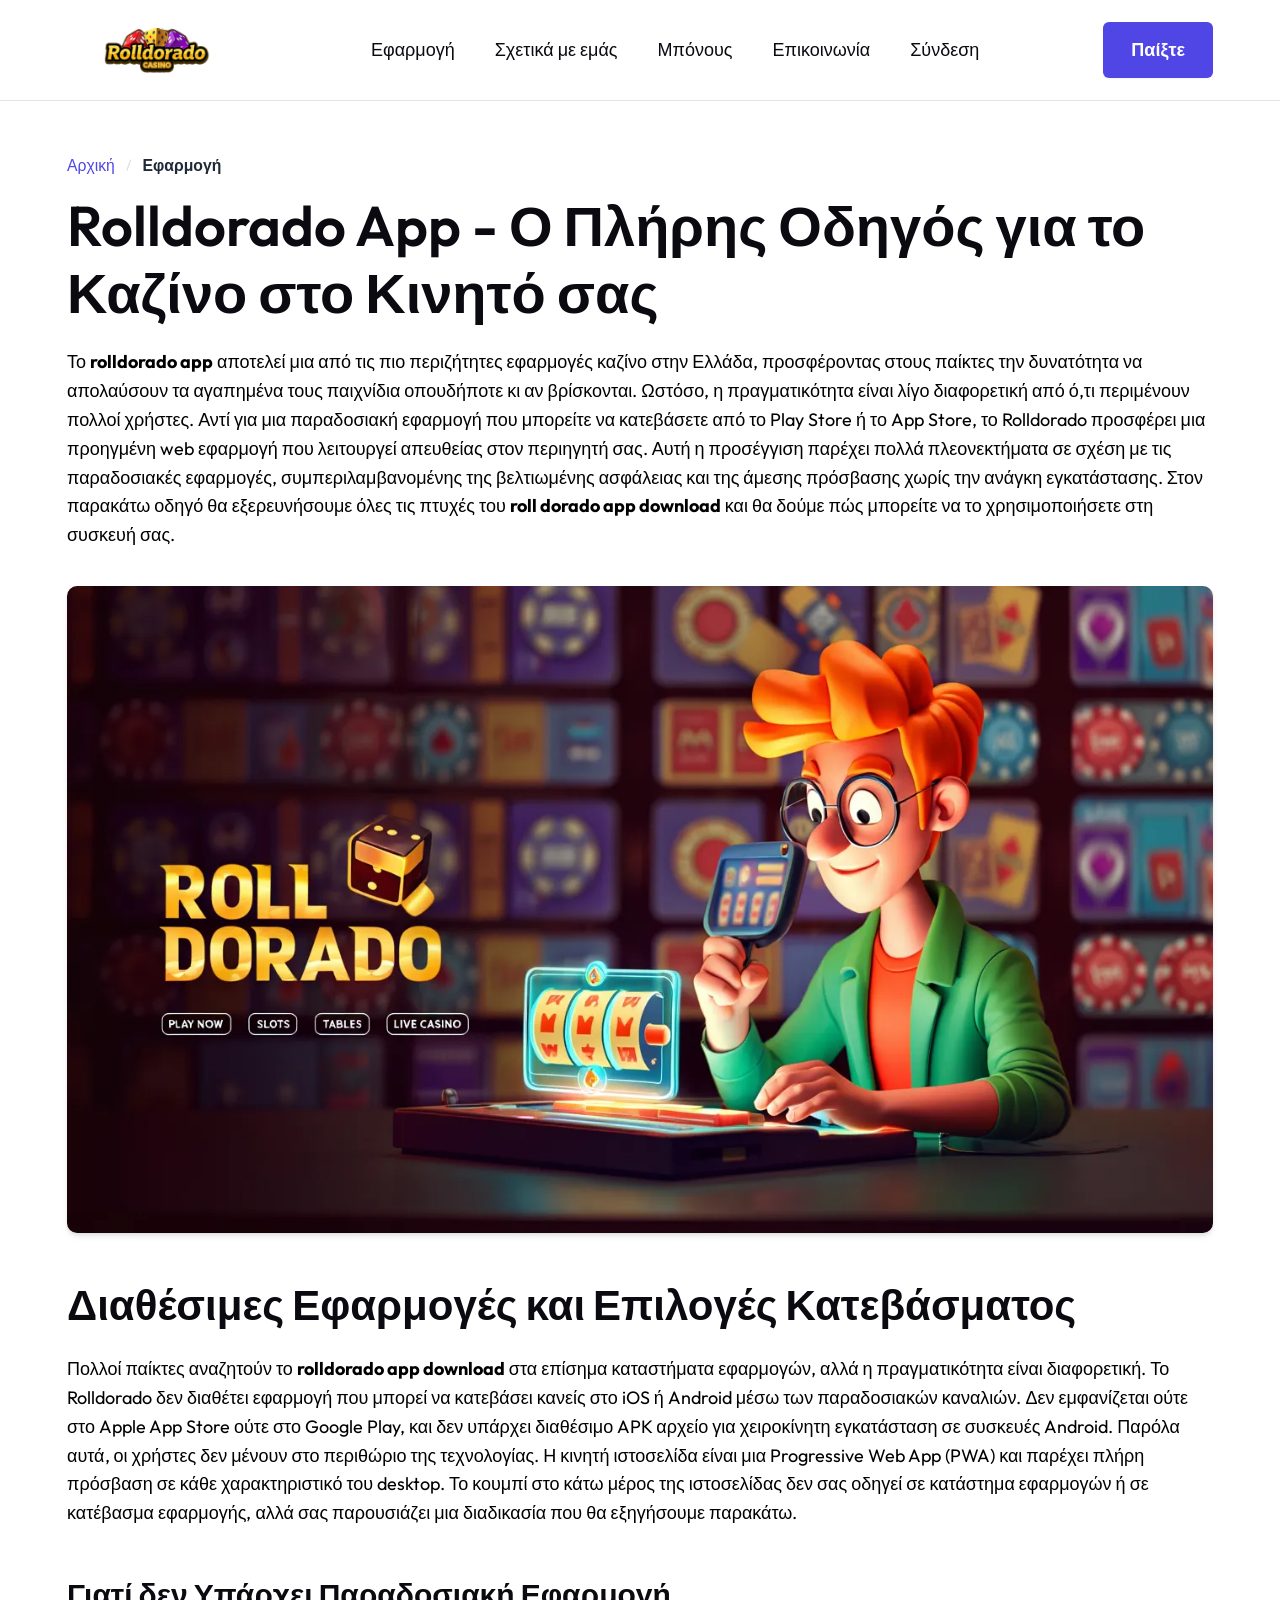
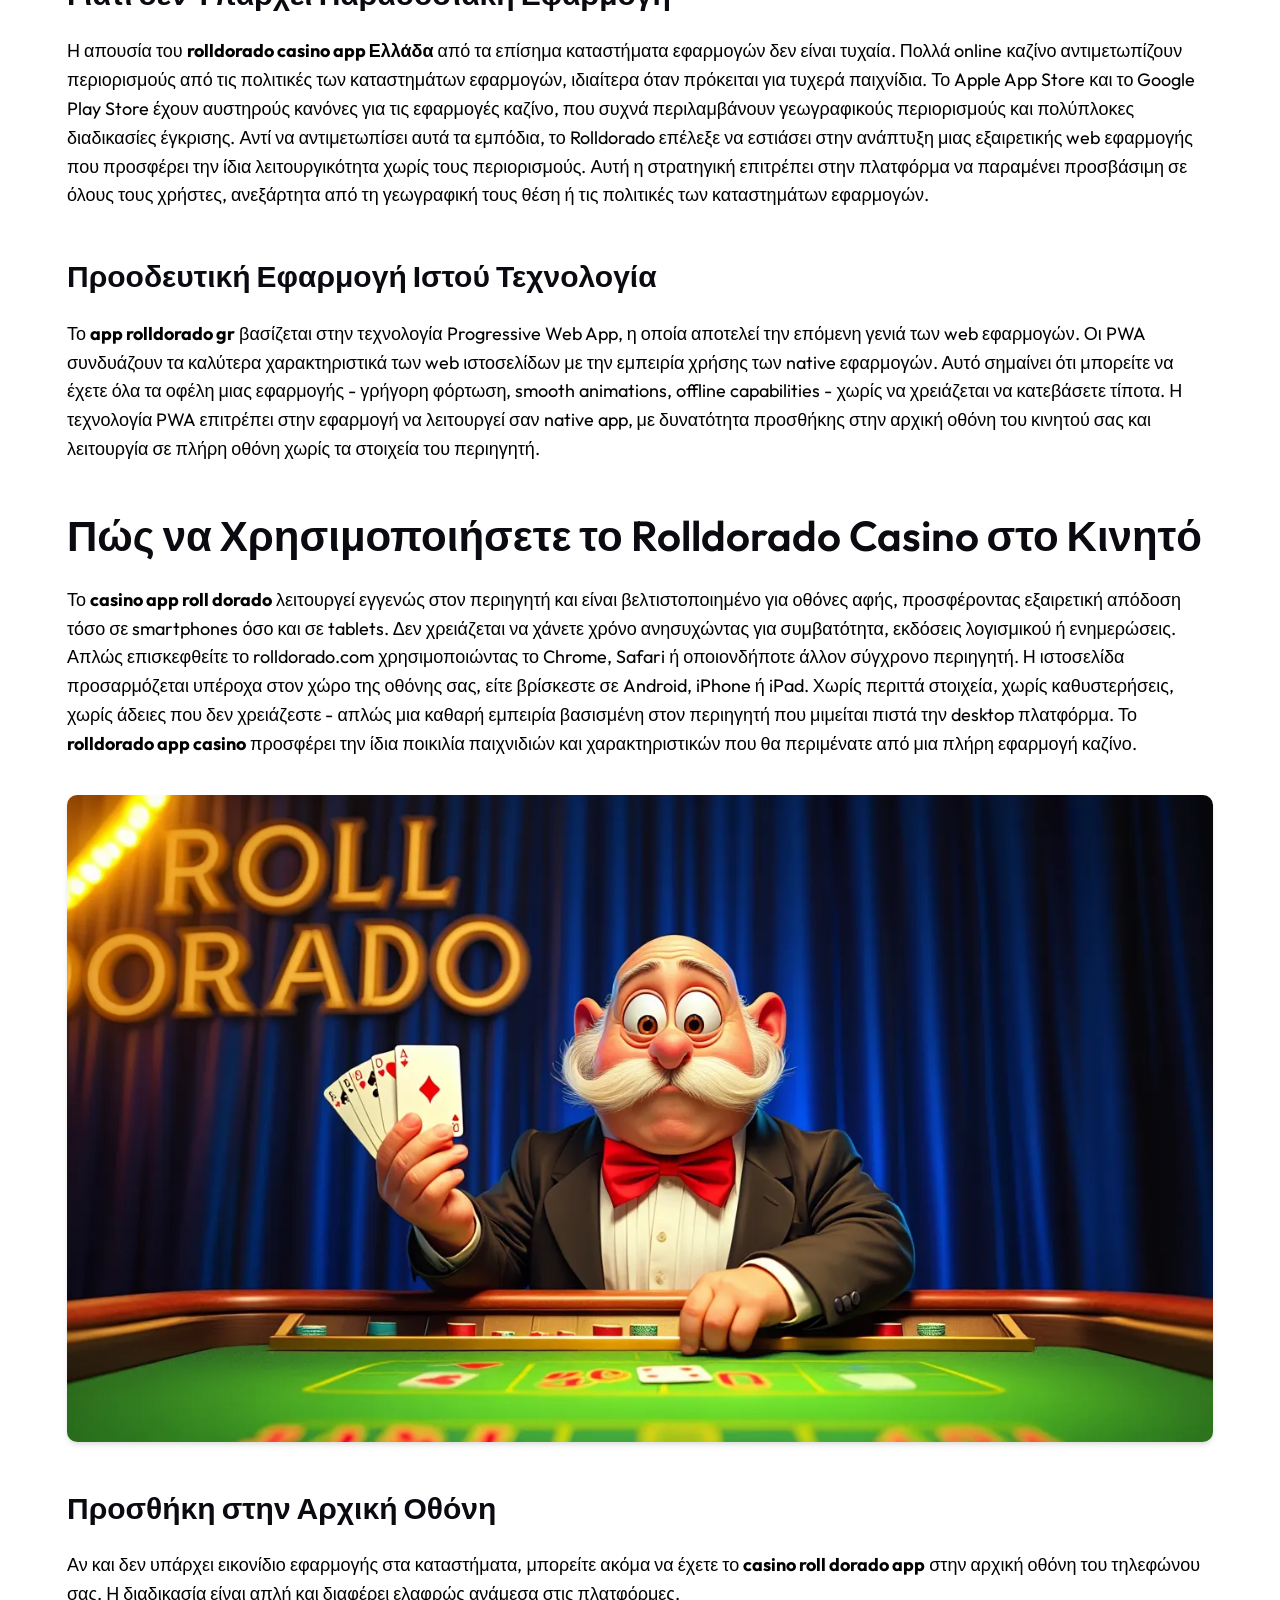
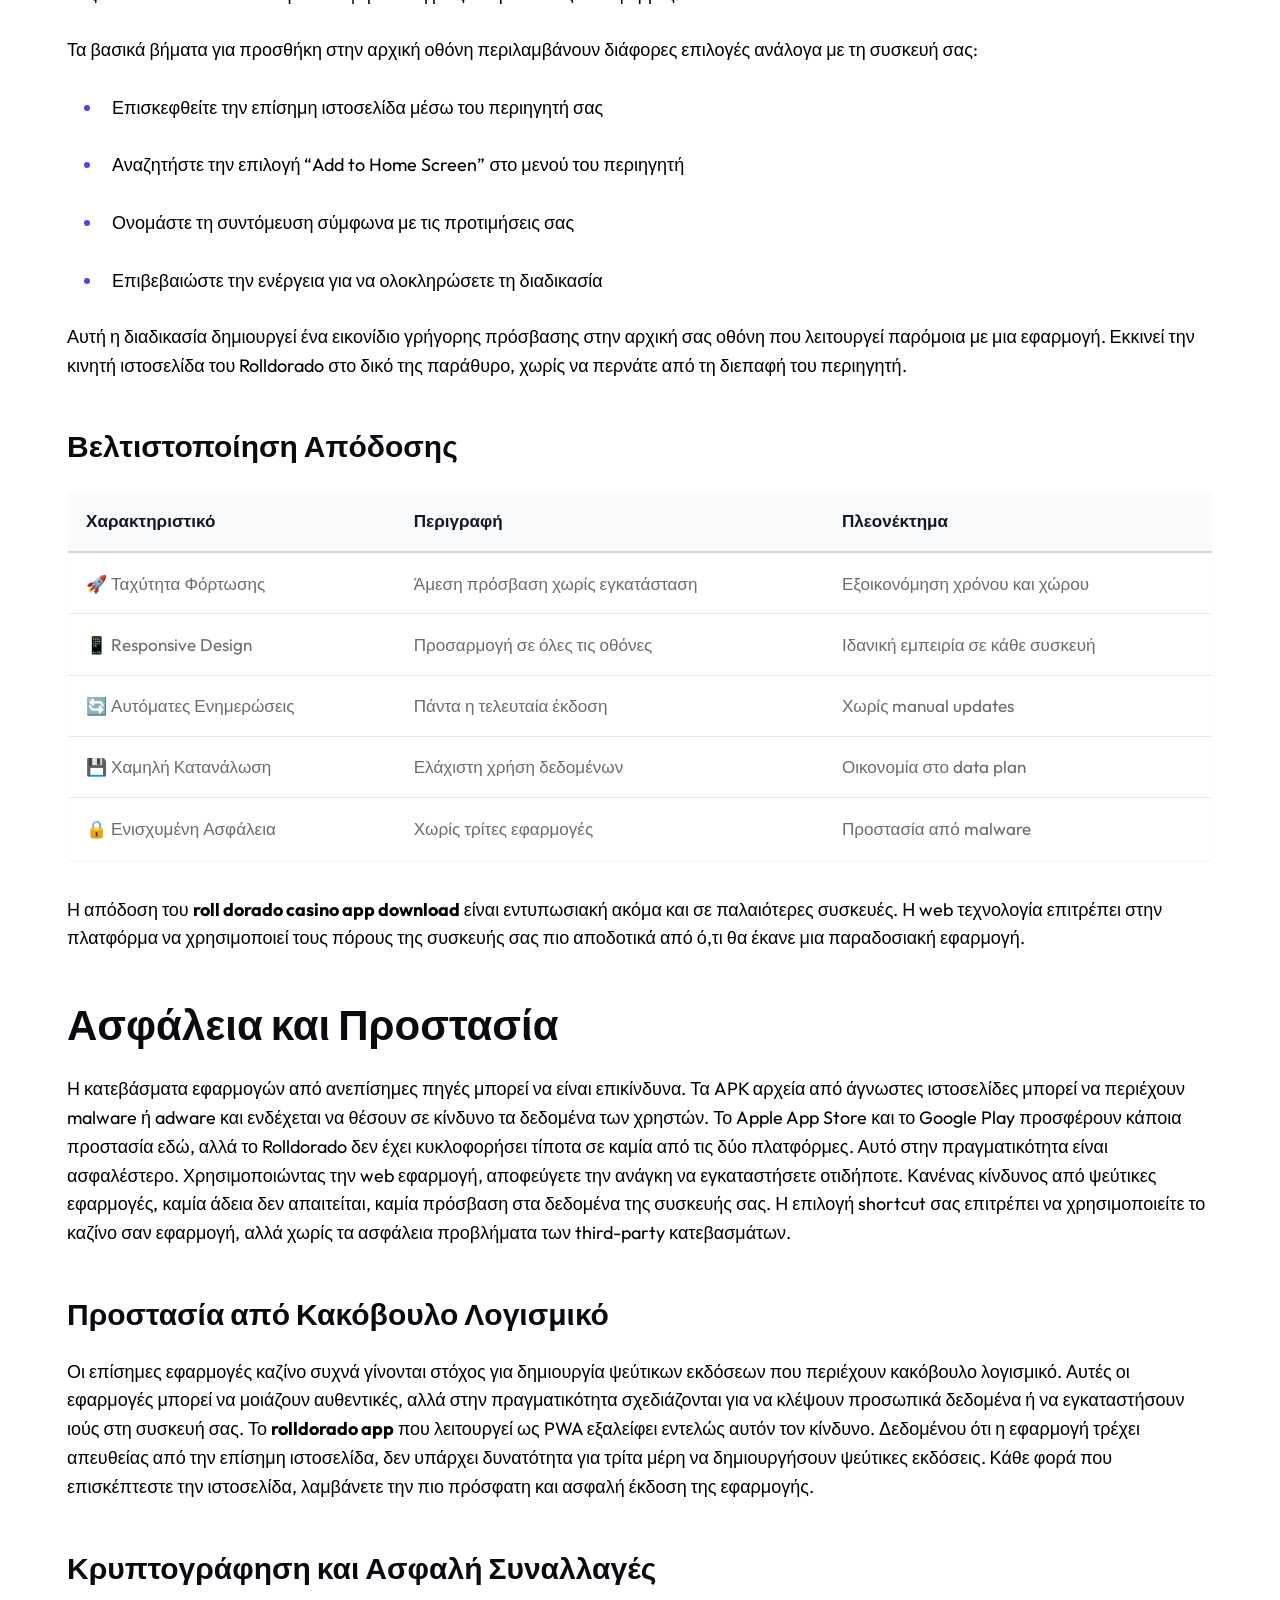
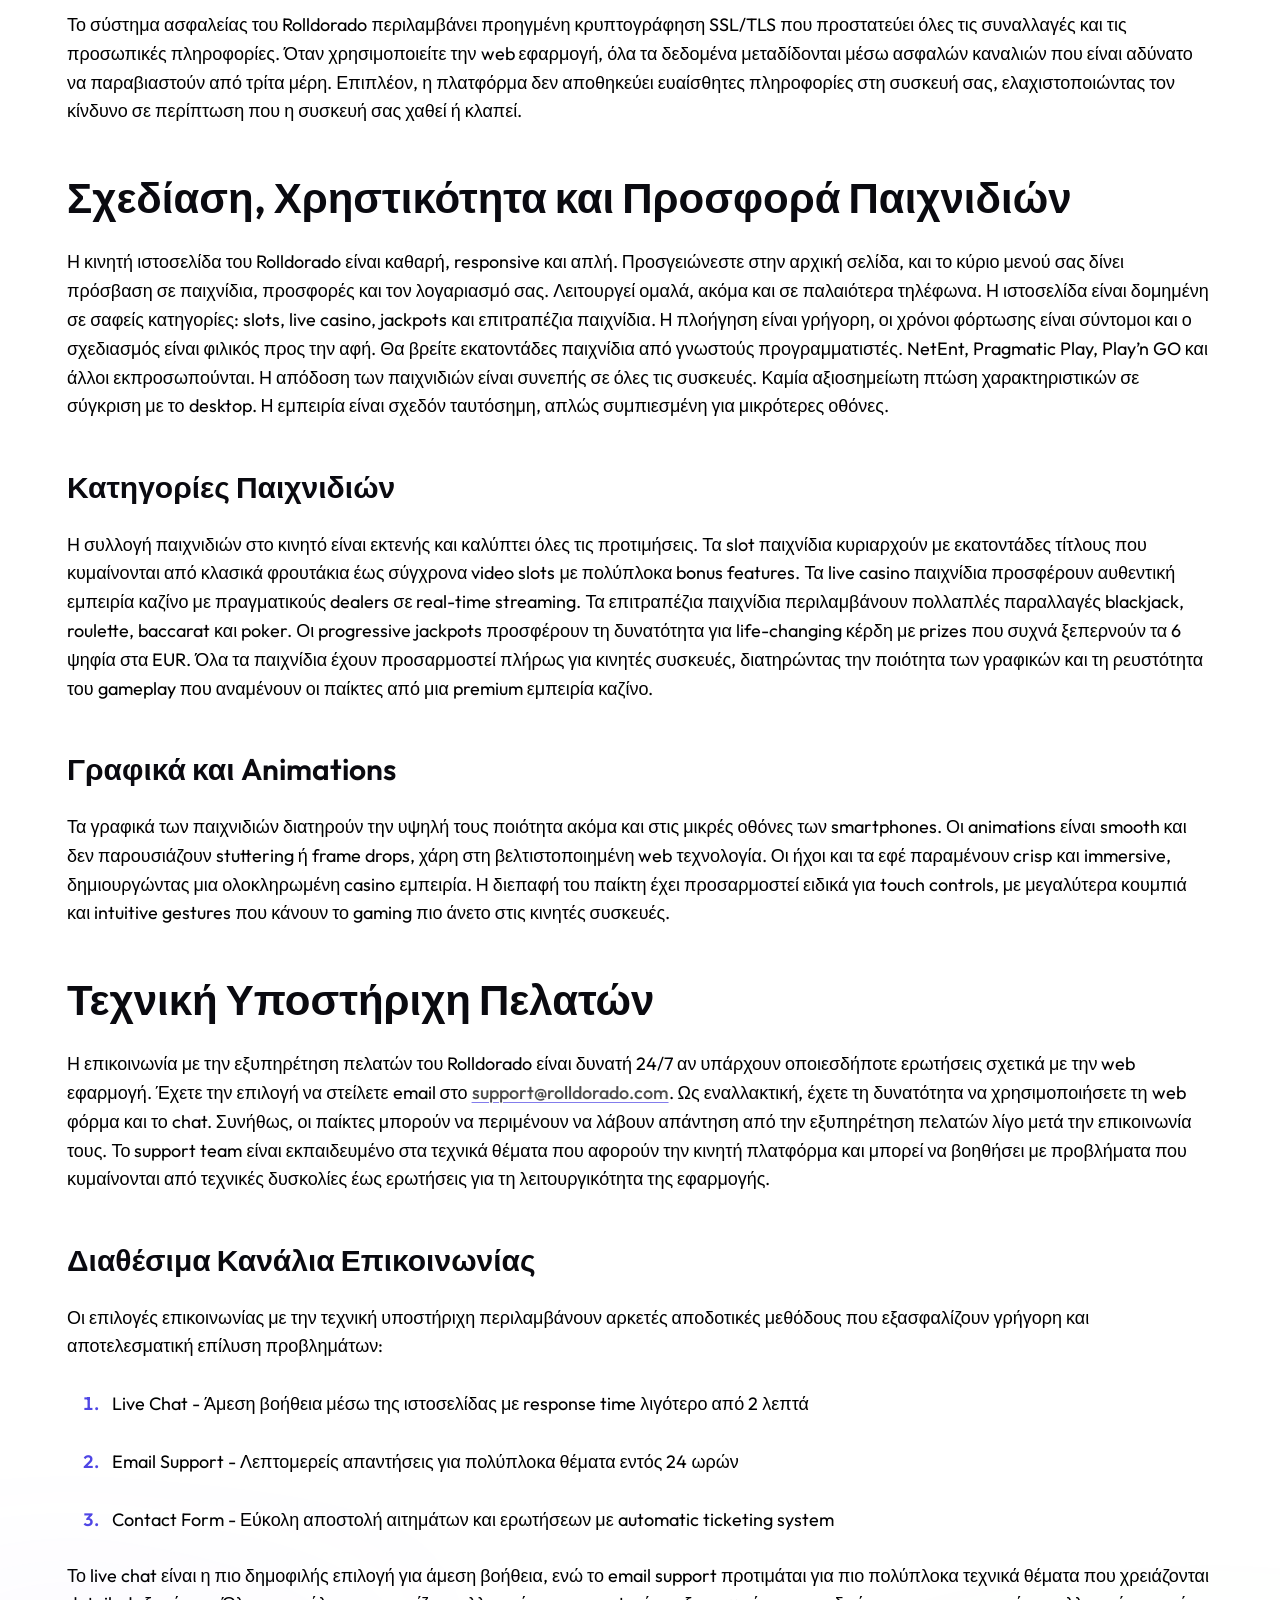
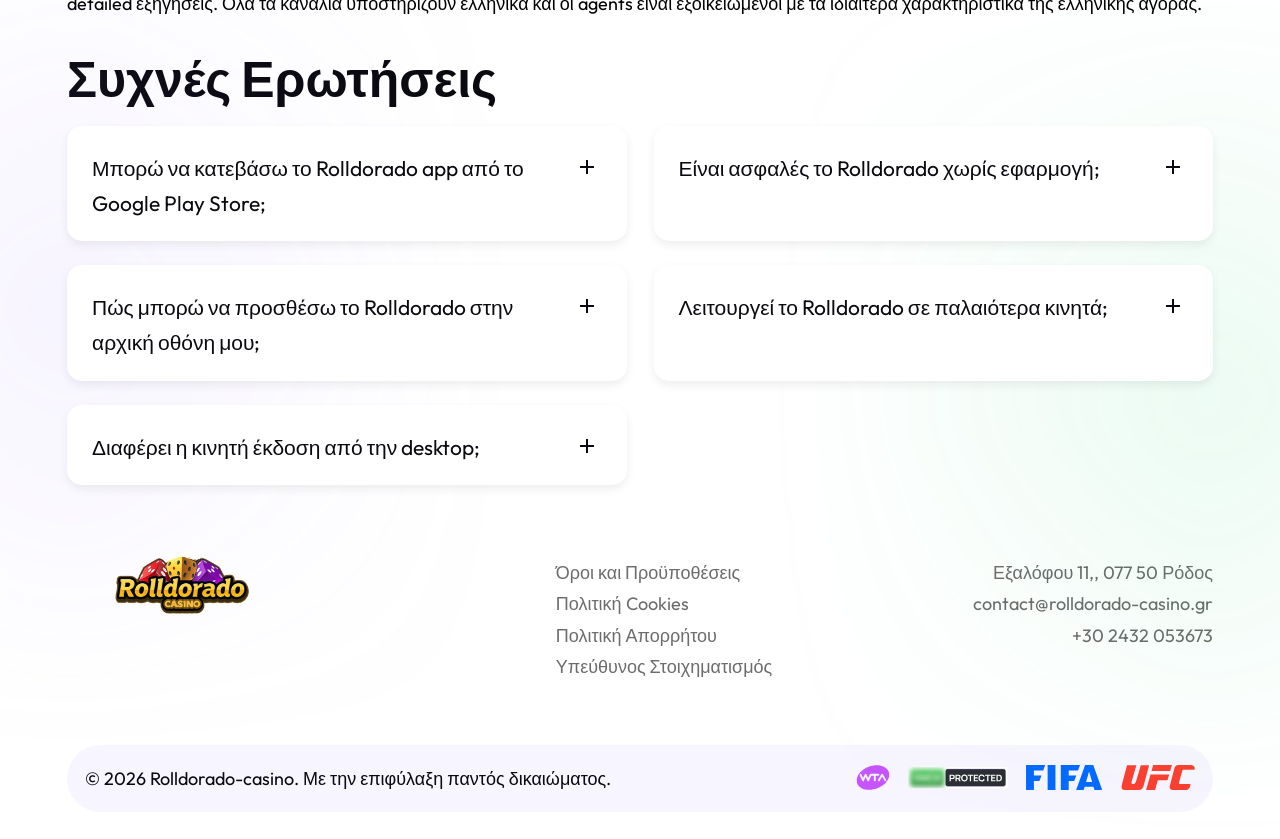
<file: app/index.html>
<!DOCTYPE html><html class="no-js_a31c6f92421cba8a" lang="el-gr"><head>
  <meta charset="utf-8">
<meta name="viewport" content="width=device-width, initial-scale=1">
<meta http-equiv="x-ua-compatible" content="ie=edge"> <title>Rolldorado Casino App Ελλάδα - Κριτική και Μπόνους</title><meta name="description" content="rolldorado Casino App Ελλάδα: Κατεβάστε την εφαρμογή δωρεάν για Android &amp; iOS. Οδηγός, κριτική, μπόνους και πώς να παίξετε καζίνο παντού!"><meta name="keywords" content="rolldorado app, roll dorado app, rolldorado app download, roll dorado app download, rolldorado casino app Ελλάδα, roll dorado casino app download, app rolldorado gr, casino app roll dorado, rolldorado app casino, casino roll dorado app"><link rel="canonical" href="https://rolldorado-casino.gr/app/"><link rel="icon" type="image/png" sizes="32x32" href="/captures/favicon-32x32.26ec0876a1.png"><link rel="icon" type="image/png" sizes="16x16" href="/captures/favicon-16x16.png"><link rel="apple-touch-icon" sizes="180x180" href="/apple-touch-icon.png"> 
<link rel="shortcut icon" href="/favicon.ico"> 
<meta name="msapplication-TileColor" content="#da532c"> 
<meta name="theme-color" content="#ffffff"> 
<meta property="og:title" content="Rolldorado Casino App Ελλάδα - Κριτική και Μπόνους">
<meta property="og:description" content="rolldorado Casino App Ελλάδα: Κατεβάστε την εφαρμογή δωρεάν για Android &amp; iOS. Οδηγός, κριτική, μπόνους και πώς να παίξετε καζίνο παντού!">
<meta property="og:type" content="website">
<meta property="og:url" content="https://rolldorado-casino.gr/app/"><meta property="og:image" content="https://rolldorado-casino.gr/captures/doc_app_0a107b8253/rolldorado-casino-app-%CE%B5%CE%BB%CE%BB%CE%B1%CE%B4%CE%B1-%CE%BA%CF%81%CE%B9%CF%84%CE%B9%CE%BA%CE%B7-%CE%BA%CE%B1%CE%B9-%CE%BC%CF%80%CE%BF%CE%BD%CE%BF%CF%85%CF%82-1.webp">
<meta name="twitter:card" content="summary_large_image">
<meta name="twitter:title" content="Rolldorado Casino App Ελλάδα - Κριτική και Μπόνους">
<meta name="twitter:description" content="rolldorado Casino App Ελλάδα: Κατεβάστε την εφαρμογή δωρεάν για Android &amp; iOS. Οδηγός, κριτική, μπόνους και πώς να παίξετε καζίνο παντού!"><meta name="twitter:image" content="https://rolldorado-casino.gr/captures/doc_app_0a107b8253/rolldorado-casino-app-%CE%B5%CE%BB%CE%BB%CE%B1%CE%B4%CE%B1-%CE%BA%CF%81%CE%B9%CF%84%CE%B9%CE%BA%CE%B7-%CE%BA%CE%B1%CE%B9-%CE%BC%CF%80%CE%BF%CE%BD%CE%BF%CF%85%CF%82-1.webp"><link rel="preconnect" href="https://fonts.googleapis.com">
  <link rel="preconnect" href="https://fonts.gstatic.com" crossorigin=""><link href="https://fonts.googleapis.com/css2?family=Inter:wght@400;600;700&amp;family=Poppins:wght@700&amp;display=swap" rel="stylesheet"><meta name="robots" content="index, follow"><script type="application/ld+json">
{
  "@context": "https://schema.org",
  "@graph": [
    {
      "@type": "WebSite",
      "@id": "https:\/\/rolldorado-casino.gr\/#website",
      "url": "https:\/\/rolldorado-casino.gr\/",
      "name": "Rolldorado-casino",
      "potentialAction": {
        "@type": "SearchAction",
        "target": "https:\/\/rolldorado-casino.gr\/search?q={search_term_string}",
        "query-input": "required name=search_term_string"
      },
      "publisher": {
         "@id": "https:\/\/rolldorado-casino.gr\/#organization"
      },
      "inLanguage": "el-GR"
    },
    {
      "@type": "Organization",
      "@id": "https:\/\/rolldorado-casino.gr\/#organization",
      "name": "Rolldorado-casino",
      "url": "https:\/\/rolldorado-casino.gr\/",
      "logo": {
        "@type": "ImageObject",
        "url": "https:\/\/rolldorado-casino.gr\/captures\/logo.png"

      }},{
      "@type": "BreadcrumbList",
      "@id": "https:\/\/rolldorado-casino.gr\/app\/#breadcrumb",
      "itemListElement": [{
          "@type": "ListItem",
          "position":  1 ,
          "name": "Αρχική",
          "item": "https:\/\/rolldorado-casino.gr\/"
        },
              {
                "@type": "ListItem",
                "position":  2 ,
                "name": "Rolldorado Casino - Αναλυτικος Οδηγος και Κριτικη",
                "item": "https:\/\/rolldorado-casino.gr\/"
              },
        {
          "@type": "ListItem",
          "position":  3 ,
          "name": "Rolldorado Casino App Ελλάδα - Κριτική και Μπόνους"
        }
      ]
    },{"@type": "WebPage",
      "@id": "https:\/\/rolldorado-casino.gr\/app\/",
      "url": "https:\/\/rolldorado-casino.gr\/app\/",
      "name": "Rolldorado Casino App Ελλάδα - Κριτική και Μπόνους",
      "description": "rolldorado Casino App Ελλάδα: Κατεβάστε την εφαρμογή δωρεάν για Android \u0026 iOS. Οδηγός, κριτική, μπόνους και πώς να παίξετε καζίνο παντού!",
      "inLanguage": "el-GR","datePublished": "2026-07-07T00:00:00Z",
      "dateModified": "2026-07-07T00:00:00Z",
      "isPartOf": {
        "@id": "https:\/\/rolldorado-casino.gr\/#website"
      },"breadcrumb": {
         "@id": "https:\/\/rolldorado-casino.gr\/app\/#breadcrumb"
       }},
    {
      "@type": "FAQPage",
      "mainEntity": [{
          "@type": "Question",
          "name": "Μπορώ να κατεβάσω το Rolldorado app από το Google Play Store;",
          "acceptedAnswer": {
            "@type": "Answer",
            "text": "Όχι, δεν υπάρχει επίσημη εφαρμογή Rolldorado στο Google Play Store ούτε στο Apple App Store. Η πλατφόρμα λειτουργεί ως Progressive Web App που μπορείτε να προσθέσετε στην αρχική οθόνη του κινητού σας. Αυτή η προσέγγιση προσφέρει την ίδια λειτουργικότητα χωρίς τους περιορισμούς των επίσημων καταστημάτων εφαρμογών.\n"
          }
        },{
          "@type": "Question",
          "name": "Είναι ασφαλές το Rolldorado χωρίς εφαρμογή;",
          "acceptedAnswer": {
            "@type": "Answer",
            "text": "Ναι, είναι πιο ασφαλές από τις παραδοσιακές εφαρμογές καζίνο. Δεδομένου ότι λειτουργεί απευθείας στον περιηγητή, δεν χρειάζεται να εγκαταστήσετε τίποτα που θα μπορούσε να περιέχει malware. Όλες οι συναλλαγές προστατεύονται με SSL κρυπτογράφηση και η πλατφόρμα δεν αποθηκεύει ευαίσθητα δεδομένα στη συσκευή σας.\n"
          }
        },{
          "@type": "Question",
          "name": "Πώς μπορώ να προσθέσω το Rolldorado στην αρχική οθόνη μου;",
          "acceptedAnswer": {
            "@type": "Answer",
            "text": "Επισκεφθείτε το rolldorado.com στον περιηγητή σας και χρησιμοποιήστε την επιλογή \u0026ldquo;Add to Home Screen\u0026rdquo; από το μενού του περιηγητή. Στο Android Chrome, πατήστε τις τρεις τελείες και επιλέξτε την αντίστοιχη επιλογή. Στο iPhone Safari, πατήστε το Share button και επιλέξτε \u0026ldquo;Add to Home Screen\u0026rdquo;.\n"
          }
        },{
          "@type": "Question",
          "name": "Λειτουργεί το Rolldorado σε παλαιότερα κινητά;",
          "acceptedAnswer": {
            "@type": "Answer",
            "text": "Ναι, η web εφαρμογή είναι βελτιστοποιημένη για να λειτουργεί ομαλά ακόμα και σε παλαιότερες συσκευές. Χρειάζεστε μόνο έναν σύγχρονο περιηγητή και σταθερή σύνδεση internet. Η απόδοση παραμένει εξαιρετική χάρη στην αποδοτική χρήση των πόρων του συστήματος.\n"
          }
        },{
          "@type": "Question",
          "name": "Διαφέρει η κινητή έκδοση από την desktop;",
          "acceptedAnswer": {
            "@type": "Answer",
            "text": "Η κινητή έκδοση προσφέρει την ίδια πλήρη λειτουργικότητα με την desktop έκδοση. Όλα τα παιχνίδια, οι προσφορές, οι τραπεζικές επιλογές και τα χαρακτηριστικά του λογαριασμού είναι διαθέσιμα. Η διαφορά είναι μόνο στη διεπαφή που έχει βελτιστοποιηθεί για οθόνες αφής και μικρότερες οθόνες.\n"
          }
        }]
    }]
}
</script><link rel="stylesheet" href="/stylesheet/bootstrap.min.662cc94c.css">
  <link rel="stylesheet" href="/stylesheet/fontawesome.min.9224754f.css">
  <link rel="stylesheet" href="/stylesheet/animate.fdb10ee7.css">
  <link rel="stylesheet" href="/stylesheet/odometer.6a5f8309.css">
  <link rel="stylesheet" href="/stylesheet/slick.min.5a803462.css">
  
  
  <link rel="stylesheet" href="/stylesheet/style.31c47801c6d0d72ed2a5c82821228aae0c2e79ded20c3f57e30a147ff3dc51f1.9a481f0e.css" integrity="sha384-0KXBVfn+M3Rq9s7ceeUWSUtH//mEdd8QorEAnDosq/TmWzyBZxPk2CMEoxGHtPv9">
  
  <link rel="stylesheet" href="/stylesheet/style.5d82aa0d5315f677f709af838c8047af22db36b3e33fa7e0f8188cf7c692dd08.2a2a2f2e.css" integrity="sha384-CEA00Z3X3PZq4h1Nw2YiFuoVV65u+W3tn8yXM7u0oNZt//SQRy0FJFzrinKILB+Y">
  
</head>

<body>
  
  <div class="cs_preloader cs_white_bg_29bff13aadb6f8f1">
    <div class="cs_preloader_in_9e02213da8120f65 position-relative_8665106d730b5403"><span></span><span></span></div>
  </div>
  

  

<header class="cs_site_header_c042a2f9377489ff cs_style_1_2919be1893198a38 cs_sticky_header">
  
  <div class="cs_main_header_cfa632a013ffe43c cs_fs_18_be882e6b5e52ee8f cs_heading_color_eef34464a90fce71">
    <div class="container"> 
      <div class="cs_main_header_in_66e9f91aeef2149d">

        <div class="cs_main_header_left_5118679f85a5bb72">
          
          <div class="logo_d0029a6edcdb0884">
  <a href="/" title="Rolldorado-casino">
    <img src="/captures/logo.942ea40196.png" title="Rolldorado-casino" alt="Rolldorado-casino" width="200" height="100"></a>
</div>
        </div>

        <div class="cs_main_header_center_b1e45547e9e431ec">
          
          <div class="cs_nav"><ul class="cs_nav_list"><li class="menu-item"><a href="/app/" aria-label="Menu link Εφαρμογή" id="menu-app-main">
                  Εφαρμογή
                </a></li><li class="menu-item"><a href="/our-history/" aria-label="Menu link Σχετικά με εμάς" id="menu-about-us-main">
                  Σχετικά με εμάς
                </a></li><li class="menu-item"><a href="/bonus/" aria-label="Menu link Μπόνους" id="menu-bonus-main">
                  Μπόνους
                </a></li><li class="menu-item"><a href="/support/" aria-label="Menu link Επικοινωνία" id="menu-contacts-main">
                  Επικοινωνία
                </a></li><li class="menu-item"><a href="/login/" aria-label="Menu link Σύνδεση" id="menu-login-main">
                  Σύνδεση
                </a></li></ul></div></div>
         <div class="header-controls_6a9f819328f8766a">
            <a class="button play-button" title="Παίξτε">Παίξτε</a> 
            
        </div>

      </div>
    </div>
  </div>
  
  <hr>
</header>




  
  

  
  <main id="content" role="main">
    <div class="container single-page_dc9976b2c77a504a"><nav aria-label="breadcrumb" class="breadcrumbs_3f233d8f4ad55e17">
  <ol class="breadcrumb-list_bfd242ab04d03b39" itemscope="" itemtype="https://schema.org/ListItem"><li class="breadcrumb-item_538ea3aee0296ddd" itemprop="itemListElement" itemscope="" itemtype="https://schema.org/ListItem"><a itemprop="item" href="/">
        <span itemprop="name">Αρχική</span>
      </a>
      <meta itemprop="position" content="1">
    </li><li class="breadcrumb-item_538ea3aee0296ddd active" aria-current="page" itemprop="itemListElement" itemscope="" itemtype="https://schema.org/ListItem">
      <span itemprop="name">Εφαρμογή</span>
      <meta itemprop="position" content="2">
    </li>
  </ol>
</nav><div class="content-area_8362ce3791d70861"><h1 id="rolldorado-app---ο-πλήρης-οδηγός-για-το-καζίνο-στο-κινητό-σας">Rolldorado App - Ο Πλήρης Οδηγός για το Καζίνο στο Κινητό σας</h1>
<p>Το <strong>rolldorado app</strong> αποτελεί μια από τις πιο περιζήτητες εφαρμογές
καζίνο στην Ελλάδα, προσφέροντας στους παίκτες την δυνατότητα να
απολαύσουν τα αγαπημένα τους παιχνίδια οπουδήποτε κι αν βρίσκονται.
Ωστόσο, η πραγματικότητα είναι λίγο διαφορετική από ό,τι περιμένουν
πολλοί χρήστες. Αντί για μια παραδοσιακή εφαρμογή που μπορείτε να
κατεβάσετε από το Play Store ή το App Store, το Rolldorado προσφέρει μια
προηγμένη web εφαρμογή που λειτουργεί απευθείας στον περιηγητή σας. Αυτή
η προσέγγιση παρέχει πολλά πλεονεκτήματα σε σχέση με τις παραδοσιακές
εφαρμογές, συμπεριλαμβανομένης της βελτιωμένης ασφάλειας και της άμεσης
πρόσβασης χωρίς την ανάγκη εγκατάστασης. Στον παρακάτω οδηγό θα
εξερευνήσουμε όλες τις πτυχές του <strong>roll dorado app download</strong> και θα
δούμε πώς μπορείτε να το χρησιμοποιήσετε στη συσκευή σας.</p>
<p><img src="/captures/doc_app_0a107b8253/rolldorado-casino-app-%ce%b5%ce%bb%ce%bb%ce%b1%ce%b4%ce%b1-%ce%ba%cf%81%ce%b9%cf%84%ce%b9%ce%ba%ce%b7-%ce%ba%ce%b1%ce%b9-%ce%bc%cf%80%ce%bf%ce%bd%ce%bf%cf%85%cf%82-1.webp" alt="rolldorado app" title="rolldorado app" loading="lazy"></p>
<h2 id="διαθέσιμες-εφαρμογές-και-επιλογές-κατεβάσματος">Διαθέσιμες Εφαρμογές και Επιλογές Κατεβάσματος</h2>
<p>Πολλοί παίκτες αναζητούν το <strong>rolldorado app download</strong> στα επίσημα
καταστήματα εφαρμογών, αλλά η πραγματικότητα είναι διαφορετική. Το
Rolldorado δεν διαθέτει εφαρμογή που μπορεί να κατεβάσει κανείς στο iOS
ή Android μέσω των παραδοσιακών καναλιών. Δεν εμφανίζεται ούτε στο Apple
App Store ούτε στο Google Play, και δεν υπάρχει διαθέσιμο APK αρχείο για
χειροκίνητη εγκατάσταση σε συσκευές Android. Παρόλα αυτά, οι χρήστες δεν
μένουν στο περιθώριο της τεχνολογίας. Η κινητή ιστοσελίδα είναι μια
Progressive Web App (PWA) και παρέχει πλήρη πρόσβαση σε κάθε
χαρακτηριστικό του desktop. Το κουμπί στο κάτω μέρος της ιστοσελίδας δεν
σας οδηγεί σε κατάστημα εφαρμογών ή σε κατέβασμα εφαρμογής, αλλά σας
παρουσιάζει μια διαδικασία που θα εξηγήσουμε παρακάτω.</p>
<h3 id="γιατί-δεν-υπάρχει-παραδοσιακή-εφαρμογή">Γιατί δεν Υπάρχει Παραδοσιακή Εφαρμογή</h3>
<p>Η απουσία του <strong>rolldorado casino app Ελλάδα</strong> από τα επίσημα
καταστήματα εφαρμογών δεν είναι τυχαία. Πολλά online καζίνο
αντιμετωπίζουν περιορισμούς από τις πολιτικές των καταστημάτων
εφαρμογών, ιδιαίτερα όταν πρόκειται για τυχερά παιχνίδια. Το Apple App
Store και το Google Play Store έχουν αυστηρούς κανόνες για τις εφαρμογές
καζίνο, που συχνά περιλαμβάνουν γεωγραφικούς περιορισμούς και πολύπλοκες
διαδικασίες έγκρισης. Αντί να αντιμετωπίσει αυτά τα εμπόδια, το
Rolldorado επέλεξε να εστιάσει στην ανάπτυξη μιας εξαιρετικής web
εφαρμογής που προσφέρει την ίδια λειτουργικότητα χωρίς τους
περιορισμούς. Αυτή η στρατηγική επιτρέπει στην πλατφόρμα να παραμένει
προσβάσιμη σε όλους τους χρήστες, ανεξάρτητα από τη γεωγραφική τους θέση
ή τις πολιτικές των καταστημάτων εφαρμογών.</p>
<h3 id="προοδευτική-εφαρμογή-ιστού-τεχνολογία">Προοδευτική Εφαρμογή Ιστού Τεχνολογία</h3>
<p>Το <strong>app rolldorado gr</strong> βασίζεται στην τεχνολογία Progressive Web App,
η οποία αποτελεί την επόμενη γενιά των web εφαρμογών. Οι PWA συνδυάζουν
τα καλύτερα χαρακτηριστικά των web ιστοσελίδων με την εμπειρία χρήσης
των native εφαρμογών. Αυτό σημαίνει ότι μπορείτε να έχετε όλα τα οφέλη
μιας εφαρμογής - γρήγορη φόρτωση, smooth animations, offline
capabilities - χωρίς να χρειάζεται να κατεβάσετε τίποτα. Η τεχνολογία
PWA επιτρέπει στην εφαρμογή να λειτουργεί σαν native app, με δυνατότητα
προσθήκης στην αρχική οθόνη του κινητού σας και λειτουργία σε πλήρη
οθόνη χωρίς τα στοιχεία του περιηγητή.</p>
<h2 id="πώς-να-χρησιμοποιήσετε-το-rolldorado-casino-στο-κινητό">Πώς να Χρησιμοποιήσετε το Rolldorado Casino στο Κινητό</h2>
<p>Το <strong>casino app roll dorado</strong> λειτουργεί εγγενώς στον περιηγητή και
είναι βελτιστοποιημένο για οθόνες αφής, προσφέροντας εξαιρετική απόδοση
τόσο σε smartphones όσο και σε tablets. Δεν χρειάζεται να χάνετε χρόνο
ανησυχώντας για συμβατότητα, εκδόσεις λογισμικού ή ενημερώσεις. Απλώς
επισκεφθείτε το rolldorado.com χρησιμοποιώντας το Chrome, Safari ή
οποιονδήποτε άλλον σύγχρονο περιηγητή. Η ιστοσελίδα προσαρμόζεται
υπέροχα στον χώρο της οθόνης σας, είτε βρίσκεστε σε Android, iPhone ή
iPad. Χωρίς περιττά στοιχεία, χωρίς καθυστερήσεις, χωρίς άδειες που δεν
χρειάζεστε - απλώς μια καθαρή εμπειρία βασισμένη στον περιηγητή που
μιμείται πιστά την desktop πλατφόρμα. Το <strong>rolldorado app casino</strong>
προσφέρει την ίδια ποικιλία παιχνιδιών και χαρακτηριστικών που θα
περιμένατε από μια πλήρη εφαρμογή καζίνο.</p>
<p><img src="/captures/doc_app_0a107b8253/rolldorado-casino-app-%ce%b5%ce%bb%ce%bb%ce%b1%ce%b4%ce%b1-%ce%ba%cf%81%ce%b9%cf%84%ce%b9%ce%ba%ce%b7-%ce%ba%ce%b1%ce%b9-%ce%bc%cf%80%ce%bf%ce%bd%ce%bf%cf%85%cf%82-2.webp" alt="rolldorado app" title="rolldorado app" loading="lazy"></p>
<h3 id="προσθήκη-στην-αρχική-οθόνη">Προσθήκη στην Αρχική Οθόνη</h3>
<p>Αν και δεν υπάρχει εικονίδιο εφαρμογής στα καταστήματα, μπορείτε ακόμα
να έχετε το <strong>casino roll dorado app</strong> στην αρχική οθόνη του τηλεφώνου
σας. Η διαδικασία είναι απλή και διαφέρει ελαφρώς ανάμεσα στις
πλατφόρμες.</p>
<p>Τα βασικά βήματα για προσθήκη στην αρχική οθόνη περιλαμβάνουν διάφορες
επιλογές ανάλογα με τη συσκευή σας:</p>
<ul>
<li>
<p>Επισκεφθείτε την επίσημη ιστοσελίδα μέσω του περιηγητή σας</p>
</li>
<li>
<p>Αναζητήστε την επιλογή “Add to Home Screen” στο μενού του περιηγητή</p>
</li>
<li>
<p>Ονομάστε τη συντόμευση σύμφωνα με τις προτιμήσεις σας</p>
</li>
<li>
<p>Επιβεβαιώστε την ενέργεια για να ολοκληρώσετε τη διαδικασία</p>
</li>
</ul>
<p>Αυτή η διαδικασία δημιουργεί ένα εικονίδιο γρήγορης πρόσβασης στην
αρχική σας οθόνη που λειτουργεί παρόμοια με μια εφαρμογή. Εκκινεί την
κινητή ιστοσελίδα του Rolldorado στο δικό της παράθυρο, χωρίς να περνάτε
από τη διεπαφή του περιηγητή.</p>
<h3 id="βελτιστοποίηση-απόδοσης">Βελτιστοποίηση Απόδοσης</h3>
<table>
  <thead>
      <tr>
          <th><strong>Χαρακτηριστικό</strong></th>
          <th><strong>Περιγραφή</strong></th>
          <th><strong>Πλεονέκτημα</strong></th>
      </tr>
  </thead>
  <tbody>
      <tr>
          <td>🚀 Ταχύτητα Φόρτωσης</td>
          <td>Άμεση πρόσβαση χωρίς εγκατάσταση</td>
          <td>Εξοικονόμηση χρόνου και χώρου</td>
      </tr>
      <tr>
          <td>📱 Responsive Design</td>
          <td>Προσαρμογή σε όλες τις οθόνες</td>
          <td>Ιδανική εμπειρία σε κάθε συσκευή</td>
      </tr>
      <tr>
          <td>🔄 Αυτόματες Ενημερώσεις</td>
          <td>Πάντα η τελευταία έκδοση</td>
          <td>Χωρίς manual updates</td>
      </tr>
      <tr>
          <td>💾 Χαμηλή Κατανάλωση</td>
          <td>Ελάχιστη χρήση δεδομένων</td>
          <td>Οικονομία στο data plan</td>
      </tr>
      <tr>
          <td>🔒 Ενισχυμένη Ασφάλεια</td>
          <td>Χωρίς τρίτες εφαρμογές</td>
          <td>Προστασία από malware</td>
      </tr>
  </tbody>
</table>
<p>Η απόδοση του <strong>roll dorado casino app download</strong> είναι εντυπωσιακή
ακόμα και σε παλαιότερες συσκευές. Η web τεχνολογία επιτρέπει στην
πλατφόρμα να χρησιμοποιεί τους πόρους της συσκευής σας πιο αποδοτικά από
ό,τι θα έκανε μια παραδοσιακή εφαρμογή.</p>
<h2 id="ασφάλεια-και-προστασία">Ασφάλεια και Προστασία</h2>
<p>Η κατεβάσματα εφαρμογών από ανεπίσημες πηγές μπορεί να είναι επικίνδυνα.
Τα APK αρχεία από άγνωστες ιστοσελίδες μπορεί να περιέχουν malware ή
adware και ενδέχεται να θέσουν σε κίνδυνο τα δεδομένα των χρηστών. Το
Apple App Store και το Google Play προσφέρουν κάποια προστασία εδώ, αλλά
το Rolldorado δεν έχει κυκλοφορήσει τίποτα σε καμία από τις δύο
πλατφόρμες. Αυτό στην πραγματικότητα είναι ασφαλέστερο. Χρησιμοποιώντας
την web εφαρμογή, αποφεύγετε την ανάγκη να εγκαταστήσετε οτιδήποτε.
Κανένας κίνδυνος από ψεύτικες εφαρμογές, καμία άδεια δεν απαιτείται,
καμία πρόσβαση στα δεδομένα της συσκευής σας. Η επιλογή shortcut σας
επιτρέπει να χρησιμοποιείτε το καζίνο σαν εφαρμογή, αλλά χωρίς τα
ασφάλεια προβλήματα των third-party κατεβασμάτων.</p>
<h3 id="προστασία-από-κακόβουλο-λογισμικό">Προστασία από Κακόβουλο Λογισμικό</h3>
<p>Οι επίσημες εφαρμογές καζίνο συχνά γίνονται στόχος για δημιουργία
ψεύτικων εκδόσεων που περιέχουν κακόβουλο λογισμικό. Αυτές οι εφαρμογές
μπορεί να μοιάζουν αυθεντικές, αλλά στην πραγματικότητα σχεδιάζονται για
να κλέψουν προσωπικά δεδομένα ή να εγκαταστήσουν ιούς στη συσκευή σας.
Το <strong>rolldorado app</strong> που λειτουργεί ως PWA εξαλείφει εντελώς αυτόν τον
κίνδυνο. Δεδομένου ότι η εφαρμογή τρέχει απευθείας από την επίσημη
ιστοσελίδα, δεν υπάρχει δυνατότητα για τρίτα μέρη να δημιουργήσουν
ψεύτικες εκδόσεις. Κάθε φορά που επισκέπτεστε την ιστοσελίδα, λαμβάνετε
την πιο πρόσφατη και ασφαλή έκδοση της εφαρμογής.</p>
<h3 id="κρυπτογράφηση-και-ασφαλή-συναλλαγές">Κρυπτογράφηση και Ασφαλή Συναλλαγές</h3>
<p>Το σύστημα ασφαλείας του Rolldorado περιλαμβάνει προηγμένη κρυπτογράφηση
SSL/TLS που προστατεύει όλες τις συναλλαγές και τις προσωπικές
πληροφορίες. Όταν χρησιμοποιείτε την web εφαρμογή, όλα τα δεδομένα
μεταδίδονται μέσω ασφαλών καναλιών που είναι αδύνατο να παραβιαστούν από
τρίτα μέρη. Επιπλέον, η πλατφόρμα δεν αποθηκεύει ευαίσθητες πληροφορίες
στη συσκευή σας, ελαχιστοποιώντας τον κίνδυνο σε περίπτωση που η συσκευή
σας χαθεί ή κλαπεί.</p>
<h2 id="σχεδίαση-χρηστικότητα-και-προσφορά-παιχνιδιών">Σχεδίαση, Χρηστικότητα και Προσφορά Παιχνιδιών</h2>
<p>Η κινητή ιστοσελίδα του Rolldorado είναι καθαρή, responsive και απλή.
Προσγειώνεστε στην αρχική σελίδα, και το κύριο μενού σας δίνει πρόσβαση
σε παιχνίδια, προσφορές και τον λογαριασμό σας. Λειτουργεί ομαλά, ακόμα
και σε παλαιότερα τηλέφωνα. Η ιστοσελίδα είναι δομημένη σε σαφείς
κατηγορίες: slots, live casino, jackpots και επιτραπέζια παιχνίδια. Η
πλοήγηση είναι γρήγορη, οι χρόνοι φόρτωσης είναι σύντομοι και ο
σχεδιασμός είναι φιλικός προς την αφή. Θα βρείτε εκατοντάδες παιχνίδια
από γνωστούς προγραμματιστές. NetEnt, Pragmatic Play, Play’n GO και
άλλοι εκπροσωπούνται. Η απόδοση των παιχνιδιών είναι συνεπής σε όλες τις
συσκευές. Καμία αξιοσημείωτη πτώση χαρακτηριστικών σε σύγκριση με το
desktop. Η εμπειρία είναι σχεδόν ταυτόσημη, απλώς συμπιεσμένη για
μικρότερες οθόνες.</p>
<h3 id="κατηγορίες-παιχνιδιών">Κατηγορίες Παιχνιδιών</h3>
<p>Η συλλογή παιχνιδιών στο κινητό είναι εκτενής και καλύπτει όλες τις
προτιμήσεις. Τα slot παιχνίδια κυριαρχούν με εκατοντάδες τίτλους που
κυμαίνονται από κλασικά φρουτάκια έως σύγχρονα video slots με πολύπλοκα
bonus features. Τα live casino παιχνίδια προσφέρουν αυθεντική εμπειρία
καζίνο με πραγματικούς dealers σε real-time streaming. Τα επιτραπέζια
παιχνίδια περιλαμβάνουν πολλαπλές παραλλαγές blackjack, roulette,
baccarat και poker. Οι progressive jackpots προσφέρουν τη δυνατότητα για
life-changing κέρδη με prizes που συχνά ξεπερνούν τα 6 ψηφία στα EUR.
Όλα τα παιχνίδια έχουν προσαρμοστεί πλήρως για κινητές συσκευές,
διατηρώντας την ποιότητα των γραφικών και τη ρευστότητα του gameplay που
αναμένουν οι παίκτες από μια premium εμπειρία καζίνο.</p>
<h3 id="γραφικά-και-animations">Γραφικά και Animations</h3>
<p>Τα γραφικά των παιχνιδιών διατηρούν την υψηλή τους ποιότητα ακόμα και
στις μικρές οθόνες των smartphones. Οι animations είναι smooth και δεν
παρουσιάζουν stuttering ή frame drops, χάρη στη βελτιστοποιημένη web
τεχνολογία. Οι ήχοι και τα εφέ παραμένουν crisp και immersive,
δημιουργώντας μια ολοκληρωμένη casino εμπειρία. Η διεπαφή του παίκτη
έχει προσαρμοστεί ειδικά για touch controls, με μεγαλύτερα κουμπιά και
intuitive gestures που κάνουν το gaming πιο άνετο στις κινητές συσκευές.</p>
<h2 id="τεχνική-υποστήριχη-πελατών">Τεχνική Υποστήριχη Πελατών</h2>
<p>Η επικοινωνία με την εξυπηρέτηση πελατών του Rolldorado είναι δυνατή
24/7 αν υπάρχουν οποιεσδήποτε ερωτήσεις σχετικά με την web εφαρμογή.
Έχετε την επιλογή να στείλετε email στο <a href="mailto:support@rolldorado.com">support@rolldorado.com</a>. Ως
εναλλακτική, έχετε τη δυνατότητα να χρησιμοποιήσετε τη web φόρμα και το
chat. Συνήθως, οι παίκτες μπορούν να περιμένουν να λάβουν απάντηση από
την εξυπηρέτηση πελατών λίγο μετά την επικοινωνία τους. Το support team
είναι εκπαιδευμένο στα τεχνικά θέματα που αφορούν την κινητή πλατφόρμα
και μπορεί να βοηθήσει με προβλήματα που κυμαίνονται από τεχνικές
δυσκολίες έως ερωτήσεις για τη λειτουργικότητα της εφαρμογής.</p>
<h3 id="διαθέσιμα-κανάλια-επικοινωνίας">Διαθέσιμα Κανάλια Επικοινωνίας</h3>
<p>Οι επιλογές επικοινωνίας με την τεχνική υποστήριχη περιλαμβάνουν αρκετές
αποδοτικές μεθόδους που εξασφαλίζουν γρήγορη και αποτελεσματική επίλυση
προβλημάτων:</p>
<ol>
<li>
<p>Live Chat - Άμεση βοήθεια μέσω της ιστοσελίδας με response time
λιγότερο από 2 λεπτά</p>
</li>
<li>
<p>Email Support - Λεπτομερείς απαντήσεις για πολύπλοκα θέματα εντός 24
ωρών</p>
</li>
<li>
<p>Contact Form - Εύκολη αποστολή αιτημάτων και ερωτήσεων με automatic
ticketing system</p>
</li>
</ol>
<p>Το live chat είναι η πιο δημοφιλής επιλογή για άμεση βοήθεια, ενώ το
email support προτιμάται για πιο πολύπλοκα τεχνικά θέματα που
χρειάζονται detailed εξηγήσεις. Όλα τα κανάλια υποστηρίζουν ελληνικά και
οι agents είναι εξοικειωμένοι με τα ιδιαίτερα χαρακτηριστικά της
ελληνικής αγοράς.</p>
</div><section class="position-relative_8665106d730b5403">
    <div class="text-start_1165bbc94428c93c">
      <h2 class="cs_fs_50_3585cb78189c76e5 cs_mb_15_a1d4b7171c4d6b0a wow fadeInDown_ee71d6dcef493798">Συχνές Ερωτήσεις</h2>
    </div>

    <div class="row cs_gap_y_24_4c6751d232b3b2bc position-relative_8665106d730b5403 z-1_31a1af442602364f" itemscope="" itemtype="https://schema.org/FAQPage"><div class="col-xl-6 wow fadeInUp_edb6b1ce6d33e3c7" itemscope="" itemprop="mainEntity" itemtype="https://schema.org/Question">
        <div class="cs_accordian cs_radius_15_6df9eb1a22f41265 cs_white_bg_29bff13aadb6f8f1 cs_type_2_512929566d90b950 position-relative_8665106d730b5403">
          <div class="cs_accordian_head cs_fs_21_7e6b395c279e41a5 cs_heading_color_eef34464a90fce71" itemprop="name">
            Μπορώ να κατεβάσω το Rolldorado app από το Google Play Store;
            <span class="cs_accordian_toggle_0588757dc73b6b7a position-absolute_ffcf9b7858a445aa"></span>
          </div>
          <div class="cs_accordian_body" itemscope="" itemprop="acceptedAnswer" itemtype="https://schema.org/Answer">
            <div itemprop="text">
              <p>Όχι, δεν υπάρχει επίσημη εφαρμογή Rolldorado στο Google Play Store ούτε
στο Apple App Store. Η πλατφόρμα λειτουργεί ως Progressive Web App που
μπορείτε να προσθέσετε στην αρχική οθόνη του κινητού σας. Αυτή η
προσέγγιση προσφέρει την ίδια λειτουργικότητα χωρίς τους περιορισμούς
των επίσημων καταστημάτων εφαρμογών.</p>

            </div>
          </div>
        </div>
      </div><div class="col-xl-6 wow fadeInUp_edb6b1ce6d33e3c7" itemscope="" itemprop="mainEntity" itemtype="https://schema.org/Question">
        <div class="cs_accordian cs_radius_15_6df9eb1a22f41265 cs_white_bg_29bff13aadb6f8f1 cs_type_2_512929566d90b950 position-relative_8665106d730b5403">
          <div class="cs_accordian_head cs_fs_21_7e6b395c279e41a5 cs_heading_color_eef34464a90fce71" itemprop="name">
            Είναι ασφαλές το Rolldorado χωρίς εφαρμογή;
            <span class="cs_accordian_toggle_0588757dc73b6b7a position-absolute_ffcf9b7858a445aa"></span>
          </div>
          <div class="cs_accordian_body" itemscope="" itemprop="acceptedAnswer" itemtype="https://schema.org/Answer">
            <div itemprop="text">
              <p>Ναι, είναι πιο ασφαλές από τις παραδοσιακές εφαρμογές καζίνο. Δεδομένου
ότι λειτουργεί απευθείας στον περιηγητή, δεν χρειάζεται να εγκαταστήσετε
τίποτα που θα μπορούσε να περιέχει malware. Όλες οι συναλλαγές
προστατεύονται με SSL κρυπτογράφηση και η πλατφόρμα δεν αποθηκεύει
ευαίσθητα δεδομένα στη συσκευή σας.</p>

            </div>
          </div>
        </div>
      </div><div class="col-xl-6 wow fadeInUp_edb6b1ce6d33e3c7" itemscope="" itemprop="mainEntity" itemtype="https://schema.org/Question">
        <div class="cs_accordian cs_radius_15_6df9eb1a22f41265 cs_white_bg_29bff13aadb6f8f1 cs_type_2_512929566d90b950 position-relative_8665106d730b5403">
          <div class="cs_accordian_head cs_fs_21_7e6b395c279e41a5 cs_heading_color_eef34464a90fce71" itemprop="name">
            Πώς μπορώ να προσθέσω το Rolldorado στην αρχική οθόνη μου;
            <span class="cs_accordian_toggle_0588757dc73b6b7a position-absolute_ffcf9b7858a445aa"></span>
          </div>
          <div class="cs_accordian_body" itemscope="" itemprop="acceptedAnswer" itemtype="https://schema.org/Answer">
            <div itemprop="text">
              <p>Επισκεφθείτε το rolldorado.com στον περιηγητή σας και χρησιμοποιήστε την
επιλογή “Add to Home Screen” από το μενού του περιηγητή. Στο Android
Chrome, πατήστε τις τρεις τελείες και επιλέξτε την αντίστοιχη επιλογή.
Στο iPhone Safari, πατήστε το Share button και επιλέξτε “Add to Home
Screen”.</p>

            </div>
          </div>
        </div>
      </div><div class="col-xl-6 wow fadeInUp_edb6b1ce6d33e3c7" itemscope="" itemprop="mainEntity" itemtype="https://schema.org/Question">
        <div class="cs_accordian cs_radius_15_6df9eb1a22f41265 cs_white_bg_29bff13aadb6f8f1 cs_type_2_512929566d90b950 position-relative_8665106d730b5403">
          <div class="cs_accordian_head cs_fs_21_7e6b395c279e41a5 cs_heading_color_eef34464a90fce71" itemprop="name">
            Λειτουργεί το Rolldorado σε παλαιότερα κινητά;
            <span class="cs_accordian_toggle_0588757dc73b6b7a position-absolute_ffcf9b7858a445aa"></span>
          </div>
          <div class="cs_accordian_body" itemscope="" itemprop="acceptedAnswer" itemtype="https://schema.org/Answer">
            <div itemprop="text">
              <p>Ναι, η web εφαρμογή είναι βελτιστοποιημένη για να λειτουργεί ομαλά ακόμα
και σε παλαιότερες συσκευές. Χρειάζεστε μόνο έναν σύγχρονο περιηγητή και
σταθερή σύνδεση internet. Η απόδοση παραμένει εξαιρετική χάρη στην
αποδοτική χρήση των πόρων του συστήματος.</p>

            </div>
          </div>
        </div>
      </div><div class="col-xl-6 wow fadeInUp_edb6b1ce6d33e3c7" itemscope="" itemprop="mainEntity" itemtype="https://schema.org/Question">
        <div class="cs_accordian cs_radius_15_6df9eb1a22f41265 cs_white_bg_29bff13aadb6f8f1 cs_type_2_512929566d90b950 position-relative_8665106d730b5403">
          <div class="cs_accordian_head cs_fs_21_7e6b395c279e41a5 cs_heading_color_eef34464a90fce71" itemprop="name">
            Διαφέρει η κινητή έκδοση από την desktop;
            <span class="cs_accordian_toggle_0588757dc73b6b7a position-absolute_ffcf9b7858a445aa"></span>
          </div>
          <div class="cs_accordian_body" itemscope="" itemprop="acceptedAnswer" itemtype="https://schema.org/Answer">
            <div itemprop="text">
              <p>Η κινητή έκδοση προσφέρει την ίδια πλήρη λειτουργικότητα με την desktop
έκδοση. Όλα τα παιχνίδια, οι προσφορές, οι τραπεζικές επιλογές και τα
χαρακτηριστικά του λογαριασμού είναι διαθέσιμα. Η διαφορά είναι μόνο στη
διεπαφή που έχει βελτιστοποιηθεί για οθόνες αφής και μικρότερες οθόνες.</p>

            </div>
          </div>
        </div>
      </div>
    </div>

    <div class="cs_faq_shape_1_590d959c637aef2f cs_purple_bg_565a88ea1e08b784 cs_radius_100_17f61f84759817c0 position-absolute_ffcf9b7858a445aa"></div>
    <div class="cs_faq_shape_2_e6ab0583d0390e88 cs_accent_bg_5c94d14b5341d7bd cs_radius_100_17f61f84759817c0 position-absolute_ffcf9b7858a445aa"></div>
</section></div>
  </main>

  <footer class="cs_footer_ed22adad5f9cee3f style_1_9546709b17faf00c type_1_32ea1eeed865b500">
  <div class="container">
    <div class="cs_footer_main_3e29b5ef5f77179d">
      <div class="row cs_gap_y_30_d0f8c9b2248bf2f4">
        <div class="col-xl-5_d03d7a5d0eb419ee col-lg-4_5b4eb4dc12d91fc2 col-md-7_0867816f7f83e52b">
          <div class="cs_footer_widget_b7ba1ac409cc68aa cs_text_widget_e6b952f87fc8a97b">
            <div class="cs_brand_404de97ad31550a1 cs_mb_10_e5cd2c177a118d3b wow fadeInUp_edb6b1ce6d33e3c7" data-wow-delay="0.1s">
              <a href="/" title="Rolldorado-casino" class="footer-logo-link_1485d16c90639370">
  <img src="/captures/logo.942ea40196.png" title="Rolldorado-casino" alt="Rolldorado-casino" width="150" height="50" loading="lazy">
</a>
            </div>
          </div>
        </div>
        <div class="col-xl-3_5ada8d98b27ff497 col-lg-3_c286f18e63063a97 col-md-7_0867816f7f83e52b">
          <div class="cs_footer_widget_b7ba1ac409cc68aa cs_help_widget_2867d60571dcf381"><ul class="cs_footer_medu_6737c7d393f684ab cs_mp_0_430f282c8593b68a"><li><a href="/terms-and-conditions/" aria-label="Όροι και Προϋποθέσεις page link">Όροι και Προϋποθέσεις</a></li><li><a href="/cookie-policy/" aria-label="Πολιτική Cookies page link">Πολιτική Cookies</a></li><li><a href="/privacy-policy/" aria-label="Πολιτική Απορρήτου page link">Πολιτική Απορρήτου</a></li><li><a href="/responsible-gambling/" aria-label="Υπεύθυνος Στοιχηματισμός page link">Υπεύθυνος Στοιχηματισμός</a></li></ul></div>
        </div>
        <div class="col-xl-4_8ab6eb6fa77cb909 col-lg-3_c286f18e63063a97 col-md-4_5c3d0bd7d1101904 offset-md-1_1ed45f7e0e5e532a offset-lg-0_ab1e2cba8a155aa5 text-start_1165bbc94428c93c text-md-end_2ef769a29c40bbea">
          <div class="cs_footer_widget_b7ba1ac409cc68aa cs_contact_widget_8f6c81ccad70c01d">
            <ul class="cs_footer_medu_6737c7d393f684ab cs_mp_0_430f282c8593b68a"><li><a href="https://www.google.com/maps/search/?api=1&amp;query=%CE%95%CE%BE%CE%B1%CE%BB%CF%8C%CF%86%CE%BF%CF%85+11%2C%2C+077+50+%CE%A1%CF%8C%CE%B4%CE%BF%CF%82" aria-label="Email send link">Εξαλόφου 11,, 077 50 Ρόδος</a></li><li><a href="mailto:contact@rolldorado-casino.gr" aria-label="Email send link">contact@rolldorado-casino.gr</a></li><li><a href="tel:tel:+302432053673" aria-label="Phone call link">+30 2432 053673</a></li></ul>
          </div>
        </div>

      </div>
    </div>
    <div class="cs_height_62_008e3d4f95411356 cs_height_lg_40_6e5f836a86ef430f"></div>
    <div class="cs_footer_bottom_377bc097b8c9c257 cs_gray_bg_2_53273332ca94f4fa cs_radius_50_c63b45c96eec7d6a d-flex p-3_69570dee0bc9e84a align-items-center_be99150bdb68b020 mb-4_3895caaf04917146">
      <div class="cs_footer_text_d23a4c6298194805 cs_heading_color_eef34464a90fce71"><span class="copyright_c6783a09cd5f815a">© 2026 Rolldorado-casino. Με την επιφύλαξη παντός δικαιώματος.</span></div>
      <div class="footer-casino-logos_8fa261269fa7c613"><div class="casino-logo-gallery_150adb0d56196863">
    <div class="logo-items_7e208fededdc138e"><div class="casino-logo-item_40b740eb03e8d167">
          <img src="/captures/casino-logos_7a2015af5c/wta.e80e9b1603.svg" title="Rolldorado-casino" alt="Rolldorado-casino" loading="lazy" width="120" height="45" style="max-height: 40px; width: auto;"></div><div class="casino-logo-item_40b740eb03e8d167">
          <img src="/captures/casino-logos_7a2015af5c/protected.f071df4b7a.svg" title="Rolldorado-casino" alt="Rolldorado-casino" loading="lazy" width="120" height="45" style="max-height: 40px; width: auto;"></div><div class="casino-logo-item_40b740eb03e8d167">
          <img src="/captures/casino-logos_7a2015af5c/fifa.8fe651b826.svg" title="Rolldorado-casino" alt="Rolldorado-casino" loading="lazy" width="120" height="45" style="max-height: 40px; width: auto;"></div><div class="casino-logo-item_40b740eb03e8d167">
          <img src="/captures/casino-logos_7a2015af5c/ufc.6f2dc13b9a.svg" title="Rolldorado-casino" alt="Rolldorado-casino" loading="lazy" width="120" height="45" style="max-height: 40px; width: auto;"></div></div>
  </div></div>
    </div>
  </div>

</footer>

  
  
  <button type="button" aria-label="Scroll to top button" class="cs_scrollup cs_purple_bg_565a88ea1e08b784 cs_white_color_99b0216b1cfaf264 cs_radius_100_17f61f84759817c0">
    <svg width="20" height="20" viewBox="0 0 20 20" fill="none" xmlns="http://www.w3.org/2000/svg">
      <path d="M0 10L1.7625 11.7625L8.75 4.7875V20H11.25V4.7875L18.225 11.775L20 10L10 0L0 10Z" fill="currentColor"></path>
    </svg>
  </button>
  

  
  
  <script src="/javascript/jquery.min.fa4965fc.js"></script>
  <script src="/javascript/wow.min.750a29a7.js"></script>
  <script src="/javascript/jquery.slick.min.82224db8.js"></script>
  <script src="/javascript/odometer.d2ffe460.js"></script>
  
  
  
    
    <script src="/javascript/main.64feeb02f4f5949dccfc3dfb05a407476bfee73e4bf2048636471bf489984dac.09710ab9.js" integrity="sha384-cj4qa/jdhYsLskyqKZsCURPCmdYRtUuqraDu2XhEpQ5aRzWdHaaSqzHTjfXS5Fa5" defer=""></script>
  
  
  
  
  
  <script src="/app.0e24552615ffa1409141c90a6d6ec017d13fa67e39c1ea9654c3ec1a2da6f43e.js" integrity="sha384-ZwYc5VyCN7NAnmeEiM/9ujIlGTFYnIEK+L6fBUbsoNt4EFAG8llsas+RBj021oOT" defer=""></script>


</body></html>
</file>
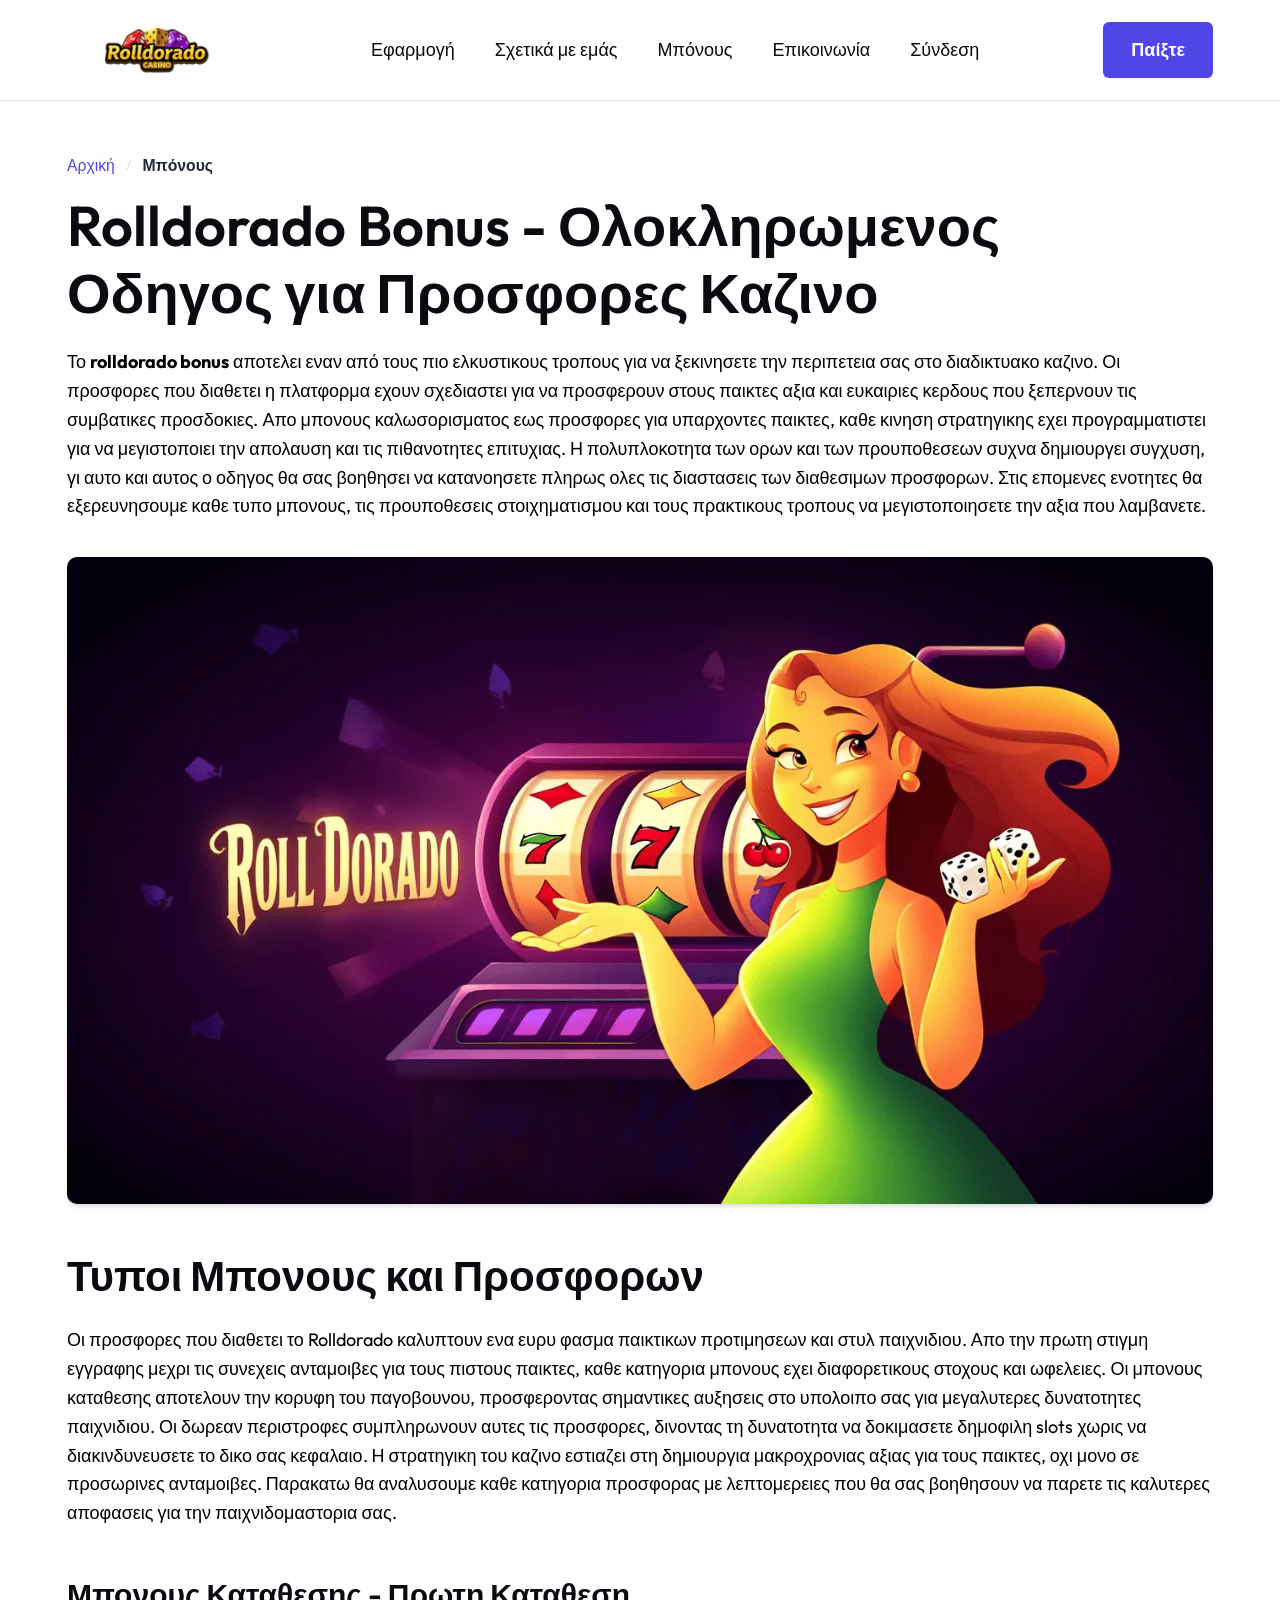
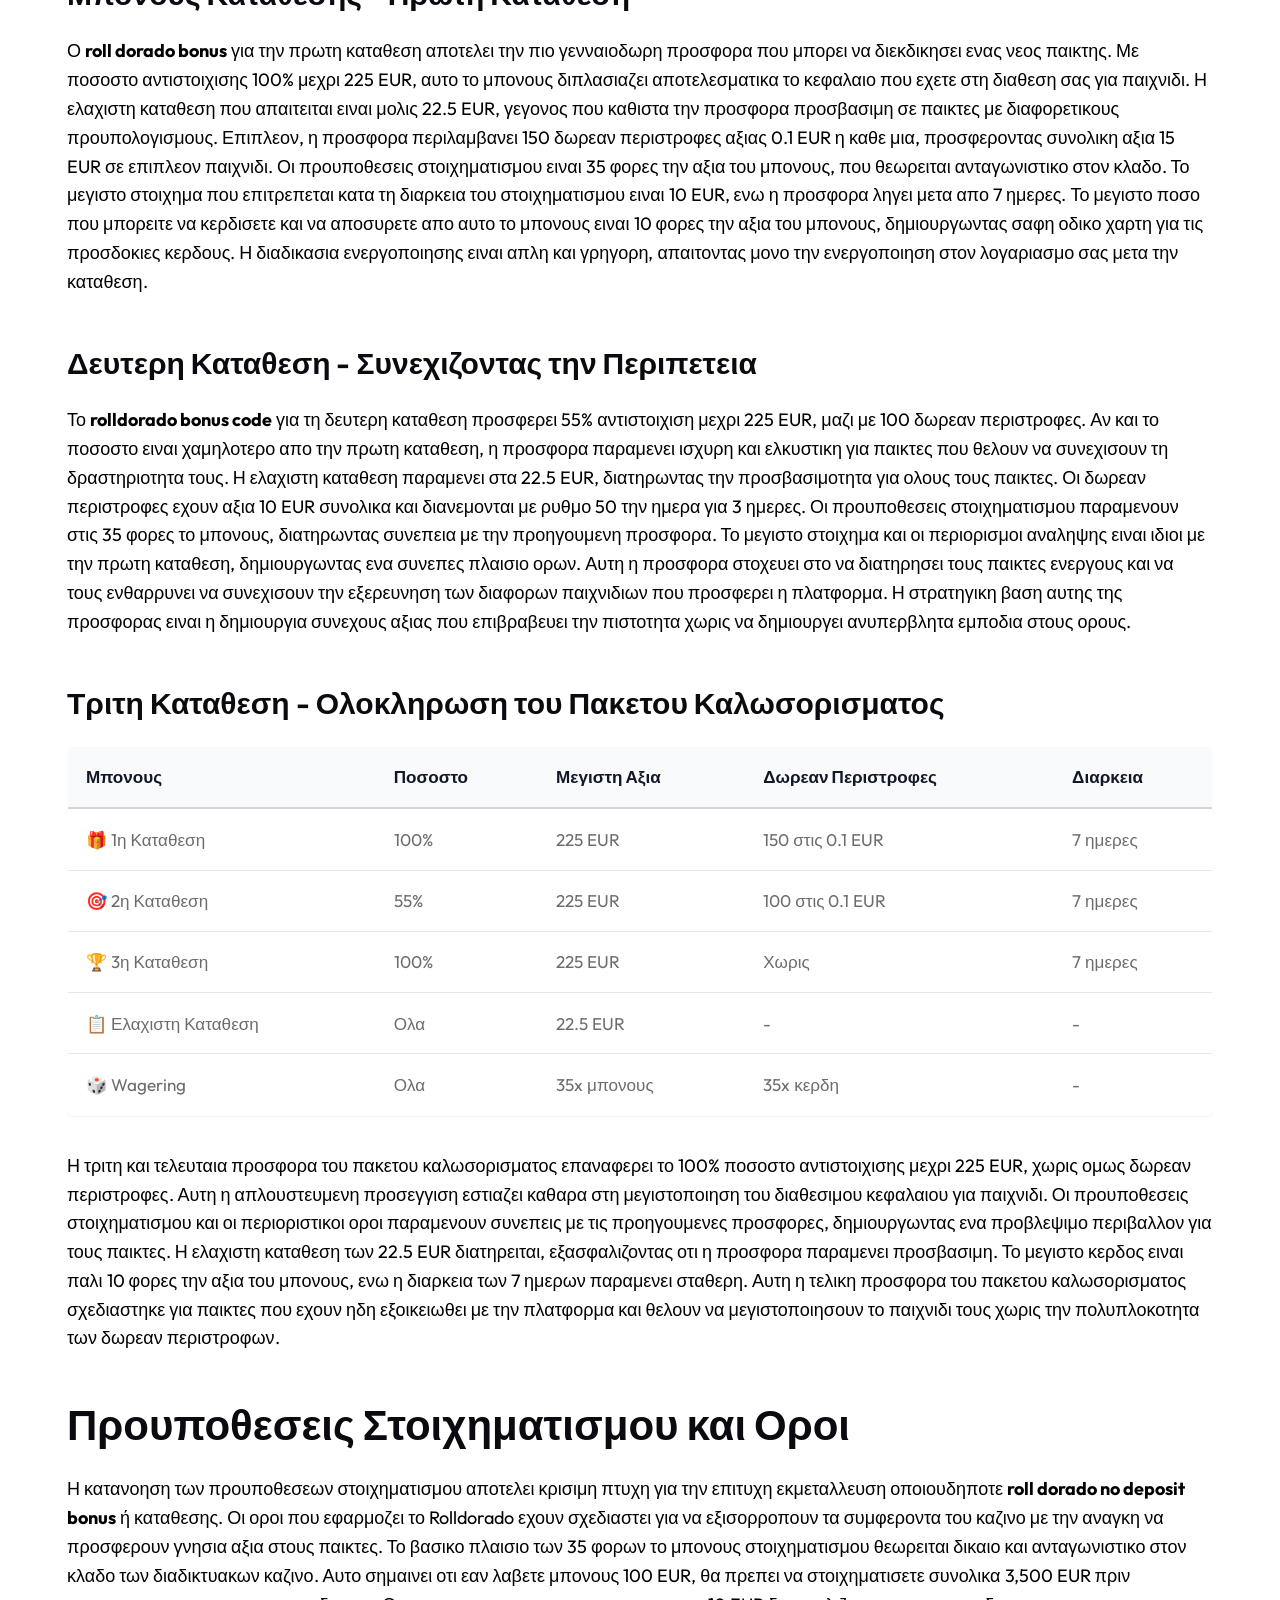
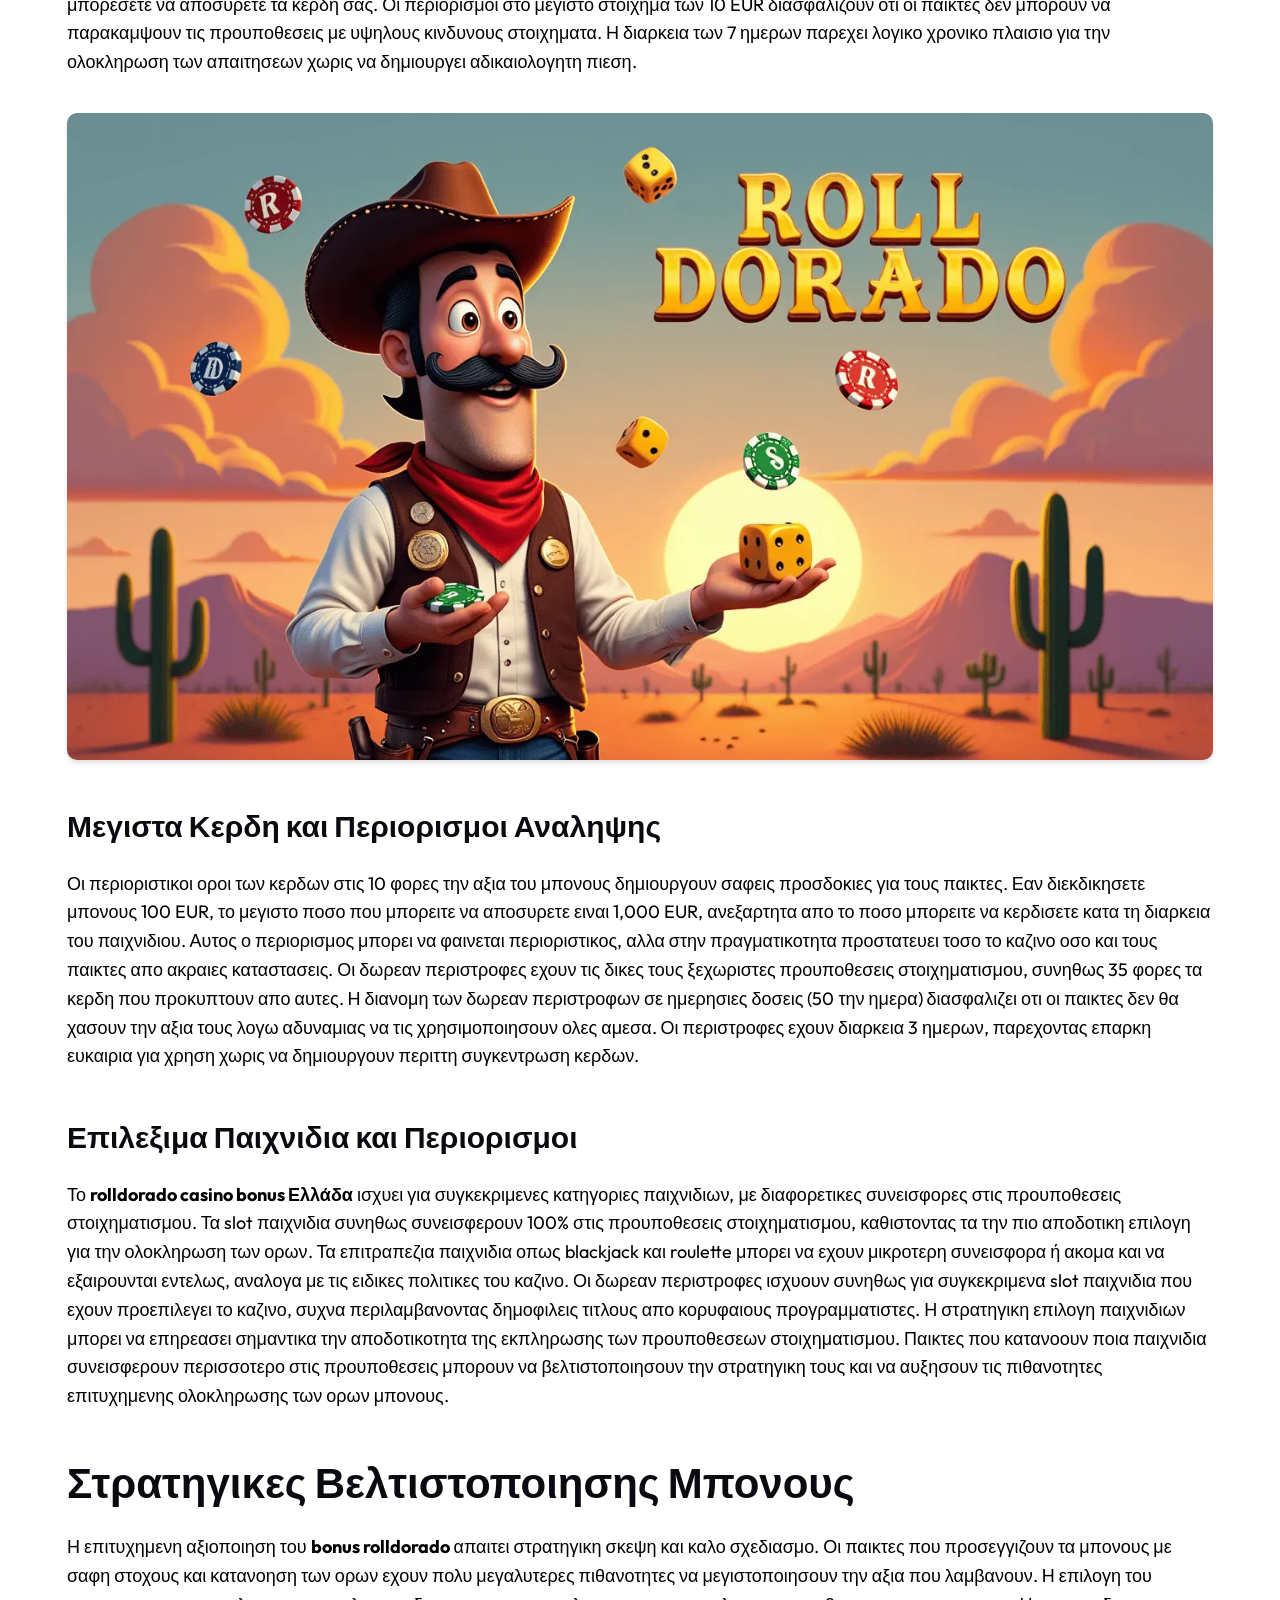
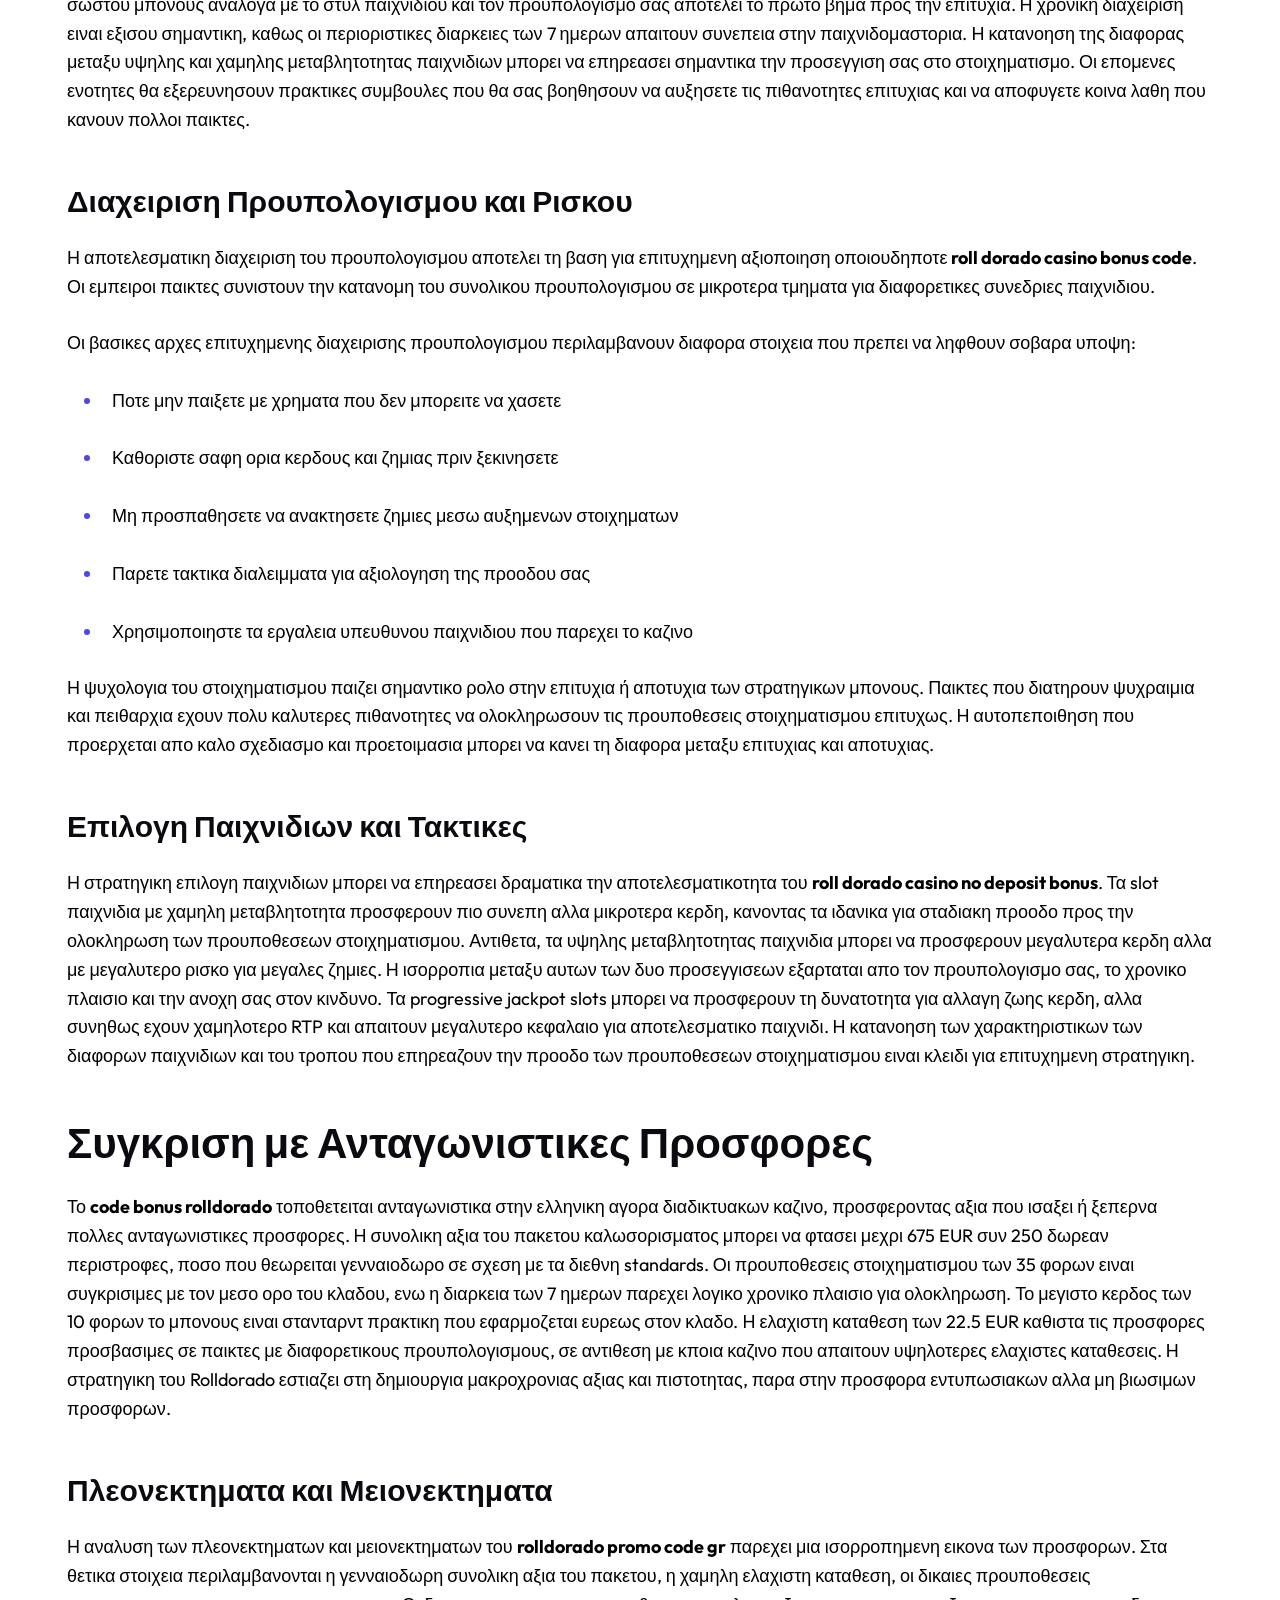
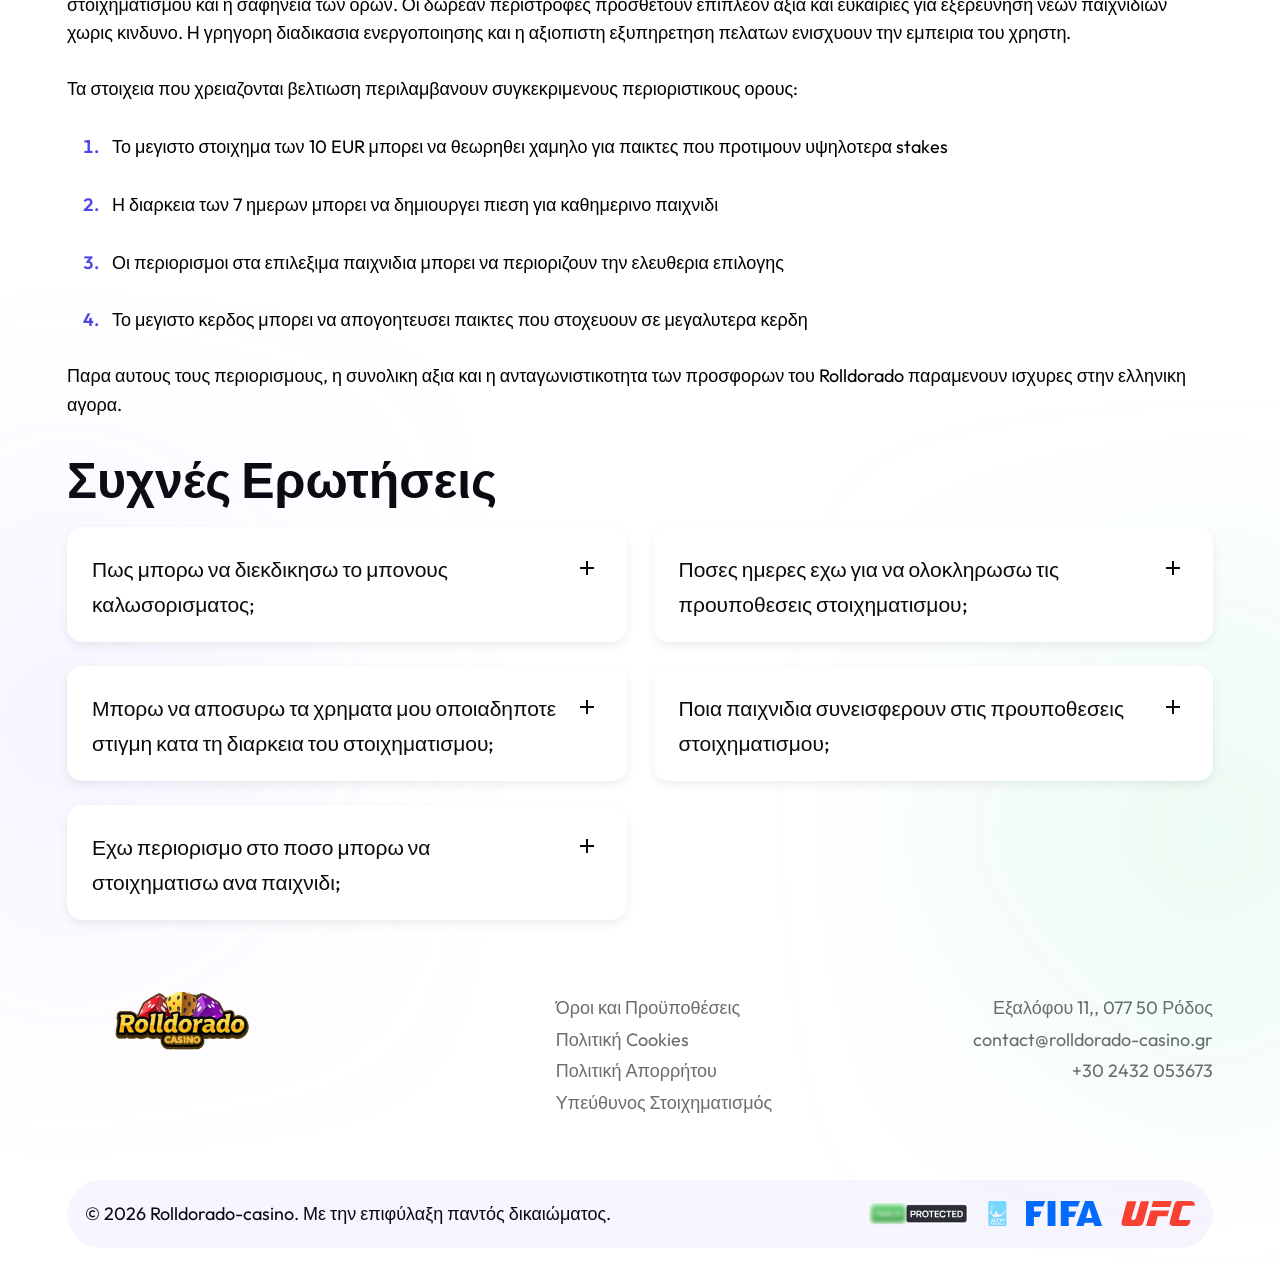
<file: bonus/index.html>
<!DOCTYPE html><html class="no-js_a31c6f92421cba8a" lang="el-gr"><head>
  <meta charset="utf-8">
<meta name="viewport" content="width=device-width, initial-scale=1">
<meta http-equiv="x-ua-compatible" content="ie=edge"> <title>Rolldorado Bonus Κωδικοι &amp; Προσφορες - Μπονους Καζινο 2025</title><meta name="description" content="Rolldorado: βρες τα καλύτερα rolldorado bonus και roll dorado bonus
code, αναλυτικός οδηγός για μπόνους καζίνο, δωρεάν περιστροφές και
προσφορές."><meta name="keywords" content="rolldorado bonus, roll dorado bonus, rolldorado bonus code, roll dorado no deposit bonus, rolldorado casino bonus Ελλάδα, bonus rolldorado, roll dorado casino bonus code, roll dorado casino no deposit bonus, code bonus rolldorado, rolldorado promo code gr"><link rel="canonical" href="https://rolldorado-casino.gr/bonus/"><link rel="icon" type="image/png" sizes="32x32" href="/captures/favicon-32x32.26ec0876a1.png"><link rel="icon" type="image/png" sizes="16x16" href="/captures/favicon-16x16.png"><link rel="apple-touch-icon" sizes="180x180" href="/apple-touch-icon.png"> 
<link rel="shortcut icon" href="/favicon.ico"> 
<meta name="msapplication-TileColor" content="#da532c"> 
<meta name="theme-color" content="#ffffff"> 
<meta property="og:title" content="Rolldorado Bonus Κωδικοι &amp; Προσφορες - Μπονους Καζινο 2025">
<meta property="og:description" content="Rolldorado: βρες τα καλύτερα rolldorado bonus και roll dorado bonus
code, αναλυτικός οδηγός για μπόνους καζίνο, δωρεάν περιστροφές και
προσφορές.">
<meta property="og:type" content="website">
<meta property="og:url" content="https://rolldorado-casino.gr/bonus/"><meta property="og:image" content="https://rolldorado-casino.gr/captures/doc_bonus_cd96f2d501/rolldorado-bonus-%CE%BA%CF%89%CE%B4%CE%B9%CE%BA%CE%BF%CE%B9-&amp;-%CF%80%CF%81%CE%BF%CF%83%CF%86%CE%BF%CF%81%CE%B5%CF%82-%CE%BC%CF%80%CE%BF%CE%BD%CE%BF%CF%85%CF%82-%CE%BA%CE%B1%CE%B6%CE%B9%CE%BD%CE%BF-2025-1.webp">
<meta name="twitter:card" content="summary_large_image">
<meta name="twitter:title" content="Rolldorado Bonus Κωδικοι &amp; Προσφορες - Μπονους Καζινο 2025">
<meta name="twitter:description" content="Rolldorado: βρες τα καλύτερα rolldorado bonus και roll dorado bonus
code, αναλυτικός οδηγός για μπόνους καζίνο, δωρεάν περιστροφές και
προσφορές."><meta name="twitter:image" content="https://rolldorado-casino.gr/captures/doc_bonus_cd96f2d501/rolldorado-bonus-%CE%BA%CF%89%CE%B4%CE%B9%CE%BA%CE%BF%CE%B9-&amp;-%CF%80%CF%81%CE%BF%CF%83%CF%86%CE%BF%CF%81%CE%B5%CF%82-%CE%BC%CF%80%CE%BF%CE%BD%CE%BF%CF%85%CF%82-%CE%BA%CE%B1%CE%B6%CE%B9%CE%BD%CE%BF-2025-1.webp"><link rel="preconnect" href="https://fonts.googleapis.com">
  <link rel="preconnect" href="https://fonts.gstatic.com" crossorigin=""><link href="https://fonts.googleapis.com/css2?family=Inter:wght@400;600;700&amp;family=Poppins:wght@700&amp;display=swap" rel="stylesheet"><meta name="robots" content="index, follow"><script type="application/ld+json">
{
  "@context": "https://schema.org",
  "@graph": [
    {
      "@type": "WebSite",
      "@id": "https:\/\/rolldorado-casino.gr\/#website",
      "url": "https:\/\/rolldorado-casino.gr\/",
      "name": "Rolldorado-casino",
      "potentialAction": {
        "@type": "SearchAction",
        "target": "https:\/\/rolldorado-casino.gr\/search?q={search_term_string}",
        "query-input": "required name=search_term_string"
      },
      "publisher": {
         "@id": "https:\/\/rolldorado-casino.gr\/#organization"
      },
      "inLanguage": "el-GR"
    },
    {
      "@type": "Organization",
      "@id": "https:\/\/rolldorado-casino.gr\/#organization",
      "name": "Rolldorado-casino",
      "url": "https:\/\/rolldorado-casino.gr\/",
      "logo": {
        "@type": "ImageObject",
        "url": "https:\/\/rolldorado-casino.gr\/captures\/logo.png"

      }},{
      "@type": "BreadcrumbList",
      "@id": "https:\/\/rolldorado-casino.gr\/bonus\/#breadcrumb",
      "itemListElement": [{
          "@type": "ListItem",
          "position":  1 ,
          "name": "Αρχική",
          "item": "https:\/\/rolldorado-casino.gr\/"
        },
              {
                "@type": "ListItem",
                "position":  2 ,
                "name": "Rolldorado Casino - Αναλυτικος Οδηγος και Κριτικη",
                "item": "https:\/\/rolldorado-casino.gr\/"
              },
        {
          "@type": "ListItem",
          "position":  3 ,
          "name": "Rolldorado Bonus Κωδικοι \u0026 Προσφορες - Μπονους Καζινο 2025"
        }
      ]
    },{"@type": "WebPage",
      "@id": "https:\/\/rolldorado-casino.gr\/bonus\/",
      "url": "https:\/\/rolldorado-casino.gr\/bonus\/",
      "name": "Rolldorado Bonus Κωδικοι \u0026 Προσφορες - Μπονους Καζινο 2025",
      "description": "Rolldorado: βρες τα καλύτερα rolldorado bonus και roll dorado bonus\ncode, αναλυτικός οδηγός για μπόνους καζίνο, δωρεάν περιστροφές και\nπροσφορές.",
      "inLanguage": "el-GR","datePublished": "2026-07-05T00:00:00Z",
      "dateModified": "2026-07-05T00:00:00Z",
      "isPartOf": {
        "@id": "https:\/\/rolldorado-casino.gr\/#website"
      },"breadcrumb": {
         "@id": "https:\/\/rolldorado-casino.gr\/bonus\/#breadcrumb"
       }},
    {
      "@type": "FAQPage",
      "mainEntity": [{
          "@type": "Question",
          "name": "Πως μπορω να διεκδικησω το μπονους καλωσορισματος;",
          "acceptedAnswer": {
            "@type": "Answer",
            "text": "Η διεκδικηση του μπονους καλωσορισματος ειναι μια απλη διαδικασια που ξεκιναει με τη δημιουργια λογαριασμου στο Rolldorado Casino. Αφου ολοκληρωσετε την εγγραφη και επαληθευσετε τον λογαριασμο σας, πραγματοποιηστε την πρωτη σας καταθεση τουλαχιστον 22.5 EUR. Το μπονους θα ενεργοποιηθει αυτοματα ή μπορειτε να το ενεργοποιησετε μεσω της ενοτητας μπονους στον λογαριασμο σας.\n"
          }
        },{
          "@type": "Question",
          "name": "Ποσες ημερες εχω για να ολοκληρωσω τις προυποθεσεις στοιχηματισμου;",
          "acceptedAnswer": {
            "@type": "Answer",
            "text": "Εχετε συνολικα 7 ημερες απο τη στιγμη που διεκδικησετε το μπονους για να ολοκληρωσετε τις προυποθεσεις στοιχηματισμου. Αυτο το χρονικο πλαισιο ισχυει για ολα τα μπονους καταθεσης που προσφερει το καζινο. Ειναι σημαντικο να σχεδιασετε τις συνεδριες παιχνιδιου σας εντος αυτου του περιοδου για να αποφυγετε την καδαροτητα του μπονους και των συνδεομενων κερδων.\n"
          }
        },{
          "@type": "Question",
          "name": "Μπορω να αποσυρω τα χρηματα μου οποιαδηποτε στιγμη κατα τη διαρκεια του στοιχηματισμου;",
          "acceptedAnswer": {
            "@type": "Answer",
            "text": "Οχι, δεν μπορειτε να αποσυρετε το μπονους ή τα κερδη που προκυπτουν απο αυτο μεχρι να ολοκληρωσετε πληρως τις προυποθεσεις στοιχηματισμου. Ωστοσο, μπορειτε να αποσυρετε το αρχικο σας κεφαλαιο καταθεσης οποιαδηποτε στιγμη, αλλα αυτο θα ακυρωσει το μπονους και ολα τα συνδεομενα κερδη. Αφου ολοκληρωσετε τις προυποθεσεις στοιχηματισμου, μπορειτε να αποσυρετε τα κερδη σας μεχρι το οριο των 10 φορων την αξια του μπονους.\n"
          }
        },{
          "@type": "Question",
          "name": "Ποια παιχνιδια συνεισφερουν στις προυποθεσεις στοιχηματισμου;",
          "acceptedAnswer": {
            "@type": "Answer",
            "text": "Τα περισσοτερα slot παιχνιδια συνεισφερουν 100% στις προυποθεσεις στοιχηματισμου, καθιστοντας τα την πιο αποδοτικη επιλογη για την ολοκληρωση των ορων. Τα επιτραπεζια παιχνιδια οπως blackjack, roulette και baccarat μπορει να εχουν περιορισμενη συνεισφορα ή να εξαιρουνται εντελως. Συνιστουμε να ελεγξετε τους πληρεις ορους και προυποθεσεις για τη λιστα των επιλεξιμων παιχνιδιων και τις αντιστοιχες συνεισφορες τους στις προυποθεσεις στοιχηματισμου.\n"
          }
        },{
          "@type": "Question",
          "name": "Εχω περιορισμο στο ποσο μπορω να στοιχηματισω ανα παιχνιδι;",
          "acceptedAnswer": {
            "@type": "Answer",
            "text": "Ναι, κατα τη διαρκεια του στοιχηματισμου του μπονους υπαρχει μεγιστο οριο στοιχηματος 10 EUR ανα περιστροφη ή χερι. Αυτος ο περιορισμος στοχευει στο να αποτρεψει την παρακαμψη των προυποθεσεων στοιχηματισμου μεσω υψηλου κινδυνου στοιχηματων. Μετα την ολοκληρωση των προυποθεσεων στοιχηματισμου, ο περιορισμος αφαιρειται και μπορειτε να παιξετε με οποιοδηποτε ποσο επιλεξετε.\n"
          }
        }]
    }]
}
</script><link rel="stylesheet" href="/stylesheet/bootstrap.min.662cc94c.css">
  <link rel="stylesheet" href="/stylesheet/fontawesome.min.9224754f.css">
  <link rel="stylesheet" href="/stylesheet/animate.fdb10ee7.css">
  <link rel="stylesheet" href="/stylesheet/odometer.6a5f8309.css">
  <link rel="stylesheet" href="/stylesheet/slick.min.5a803462.css">
  
  
  <link rel="stylesheet" href="/stylesheet/style.31c47801c6d0d72ed2a5c82821228aae0c2e79ded20c3f57e30a147ff3dc51f1.9a481f0e.css" integrity="sha384-0KXBVfn+M3Rq9s7ceeUWSUtH//mEdd8QorEAnDosq/TmWzyBZxPk2CMEoxGHtPv9">
  
  <link rel="stylesheet" href="/stylesheet/style.5d82aa0d5315f677f709af838c8047af22db36b3e33fa7e0f8188cf7c692dd08.2a2a2f2e.css" integrity="sha384-CEA00Z3X3PZq4h1Nw2YiFuoVV65u+W3tn8yXM7u0oNZt//SQRy0FJFzrinKILB+Y">
  
</head>

<body>
  
  <div class="cs_preloader cs_white_bg_29bff13aadb6f8f1">
    <div class="cs_preloader_in_9e02213da8120f65 position-relative_8665106d730b5403"><span></span><span></span></div>
  </div>
  

  

<header class="cs_site_header_c042a2f9377489ff cs_style_1_2919be1893198a38 cs_sticky_header">
  
  <div class="cs_main_header_cfa632a013ffe43c cs_fs_18_be882e6b5e52ee8f cs_heading_color_eef34464a90fce71">
    <div class="container"> 
      <div class="cs_main_header_in_66e9f91aeef2149d">

        <div class="cs_main_header_left_5118679f85a5bb72">
          
          <div class="logo_d0029a6edcdb0884">
  <a href="/" title="Rolldorado-casino">
    <img src="/captures/logo.942ea40196.png" title="Rolldorado-casino" alt="Rolldorado-casino" width="200" height="100"></a>
</div>
        </div>

        <div class="cs_main_header_center_b1e45547e9e431ec">
          
          <div class="cs_nav"><ul class="cs_nav_list"><li class="menu-item"><a href="/app/" aria-label="Menu link Εφαρμογή" id="menu-app-main">
                  Εφαρμογή
                </a></li><li class="menu-item"><a href="/our-history/" aria-label="Menu link Σχετικά με εμάς" id="menu-about-us-main">
                  Σχετικά με εμάς
                </a></li><li class="menu-item"><a href="/bonus/" aria-label="Menu link Μπόνους" id="menu-bonus-main">
                  Μπόνους
                </a></li><li class="menu-item"><a href="/support/" aria-label="Menu link Επικοινωνία" id="menu-contacts-main">
                  Επικοινωνία
                </a></li><li class="menu-item"><a href="/login/" aria-label="Menu link Σύνδεση" id="menu-login-main">
                  Σύνδεση
                </a></li></ul></div></div>
         <div class="header-controls_6a9f819328f8766a">
            <a class="button play-button" title="Παίξτε">Παίξτε</a> 
            
        </div>

      </div>
    </div>
  </div>
  
  <hr>
</header>




  
  

  
  <main id="content" role="main">
    <div class="container single-page_dc9976b2c77a504a"><nav aria-label="breadcrumb" class="breadcrumbs_3f233d8f4ad55e17">
  <ol class="breadcrumb-list_bfd242ab04d03b39" itemscope="" itemtype="https://schema.org/ListItem"><li class="breadcrumb-item_538ea3aee0296ddd" itemprop="itemListElement" itemscope="" itemtype="https://schema.org/ListItem"><a itemprop="item" href="/">
        <span itemprop="name">Αρχική</span>
      </a>
      <meta itemprop="position" content="1">
    </li><li class="breadcrumb-item_538ea3aee0296ddd active" aria-current="page" itemprop="itemListElement" itemscope="" itemtype="https://schema.org/ListItem">
      <span itemprop="name">Μπόνους</span>
      <meta itemprop="position" content="2">
    </li>
  </ol>
</nav><div class="content-area_8362ce3791d70861"><h1 id="rolldorado-bonus---ολοκληρωμενος-οδηγος-για-προσφορες-καζινο">Rolldorado Bonus - Ολοκληρωμενος Οδηγος για Προσφορες Καζινο</h1>
<p>Το <strong>rolldorado bonus</strong> αποτελει εναν από τους πιο ελκυστικους τροπους
για να ξεκινησετε την περιπετεια σας στο διαδικτυακο καζινο. Οι
προσφορες που διαθετει η πλατφορμα εχουν σχεδιαστει για να προσφερουν
στους παικτες αξια και ευκαιριες κερδους που ξεπερνουν τις συμβατικες
προσδοκιες. Απο μπονους καλωσορισματος εως προσφορες για υπαρχοντες
παικτες, καθε κινηση στρατηγικης εχει προγραμματιστει για να
μεγιστοποιει την απολαυση και τις πιθανοτητες επιτυχιας. Η πολυπλοκοτητα
των ορων και των προυποθεσεων συχνα δημιουργει συγχυση, γι αυτο και
αυτος ο οδηγος θα σας βοηθησει να κατανοησετε πληρως ολες τις διαστασεις
των διαθεσιμων προσφορων. Στις επομενες ενοτητες θα εξερευνησουμε καθε
τυπο μπονους, τις προυποθεσεις στοιχηματισμου και τους πρακτικους
τροπους να μεγιστοποιησετε την αξια που λαμβανετε.</p>
<p><img src="/captures/doc_bonus_cd96f2d501/rolldorado-bonus-%ce%ba%cf%89%ce%b4%ce%b9%ce%ba%ce%bf%ce%b9-&amp;-%cf%80%cf%81%ce%bf%cf%83%cf%86%ce%bf%cf%81%ce%b5%cf%82-%ce%bc%cf%80%ce%bf%ce%bd%ce%bf%cf%85%cf%82-%ce%ba%ce%b1%ce%b6%ce%b9%ce%bd%ce%bf-2025-1.webp" alt="rolldorado bonus" title="rolldorado bonus" loading="lazy"></p>
<h2 id="τυποι-μπονους-και-προσφορων">Τυποι Μπονους και Προσφορων</h2>
<p>Οι προσφορες που διαθετει το Rolldorado καλυπτουν ενα ευρυ φασμα
παικτικων προτιμησεων και στυλ παιχνιδιου. Απο την πρωτη στιγμη εγγραφης
μεχρι τις συνεχεις ανταμοιβες για τους πιστους παικτες, καθε κατηγορια
μπονους εχει διαφορετικους στοχους και ωφελειες. Οι μπονους καταθεσης
αποτελουν την κορυφη του παγοβουνου, προσφεροντας σημαντικες αυξησεις
στο υπολοιπο σας για μεγαλυτερες δυνατοτητες παιχνιδιου. Οι δωρεαν
περιστροφες συμπληρωνουν αυτες τις προσφορες, δινοντας τη δυνατοτητα να
δοκιμασετε δημοφιλη slots χωρις να διακινδυνευσετε το δικο σας κεφαλαιο.
Η στρατηγικη του καζινο εστιαζει στη δημιουργια μακροχρονιας αξιας για
τους παικτες, οχι μονο σε προσωρινες ανταμοιβες. Παρακατω θα αναλυσουμε
καθε κατηγορια προσφορας με λεπτομερειες που θα σας βοηθησουν να παρετε
τις καλυτερες αποφασεις για την παιχνιδομαστορια σας.</p>
<h3 id="μπονους-καταθεσης---πρωτη-καταθεση">Μπονους Καταθεσης - Πρωτη Καταθεση</h3>
<p>Ο <strong>roll dorado bonus</strong> για την πρωτη καταθεση αποτελει την πιο
γενναιοδωρη προσφορα που μπορει να διεκδικησει ενας νεος παικτης. Με
ποσοστο αντιστοιχισης 100% μεχρι 225 EUR, αυτο το μπονους διπλασιαζει
αποτελεσματικα το κεφαλαιο που εχετε στη διαθεση σας για παιχνιδι. Η
ελαχιστη καταθεση που απαιτειται ειναι μολις 22.5 EUR, γεγονος που
καθιστα την προσφορα προσβασιμη σε παικτες με διαφορετικους
προυπολογισμους. Επιπλεον, η προσφορα περιλαμβανει 150 δωρεαν
περιστροφες αξιας 0.1 EUR η καθε μια, προσφεροντας συνολικη αξια 15 EUR
σε επιπλεον παιχνιδι. Οι προυποθεσεις στοιχηματισμου ειναι 35 φορες την
αξια του μπονους, που θεωρειται ανταγωνιστικο στον κλαδο. Το μεγιστο
στοιχημα που επιτρεπεται κατα τη διαρκεια του στοιχηματισμου ειναι 10
EUR, ενω η προσφορα ληγει μετα απο 7 ημερες. Το μεγιστο ποσο που
μπορειτε να κερδισετε και να αποσυρετε απο αυτο το μπονους ειναι 10
φορες την αξια του μπονους, δημιουργωντας σαφη οδικο χαρτη για τις
προσδοκιες κερδους. Η διαδικασια ενεργοποιησης ειναι απλη και γρηγορη,
απαιτοντας μονο την ενεργοποιηση στον λογαριασμο σας μετα την καταθεση.</p>
<h3 id="δευτερη-καταθεση---συνεχιζοντας-την-περιπετεια">Δευτερη Καταθεση - Συνεχιζοντας την Περιπετεια</h3>
<p>Το <strong>rolldorado bonus code</strong> για τη δευτερη καταθεση προσφερει 55%
αντιστοιχιση μεχρι 225 EUR, μαζι με 100 δωρεαν περιστροφες. Αν και το
ποσοστο ειναι χαμηλοτερο απο την πρωτη καταθεση, η προσφορα παραμενει
ισχυρη και ελκυστικη για παικτες που θελουν να συνεχισουν τη
δραστηριοτητα τους. Η ελαχιστη καταθεση παραμενει στα 22.5 EUR,
διατηρωντας την προσβασιμοτητα για ολους τους παικτες. Οι δωρεαν
περιστροφες εχουν αξια 10 EUR συνολικα και διανεμονται με ρυθμο 50 την
ημερα για 3 ημερες. Οι προυποθεσεις στοιχηματισμου παραμενουν στις 35
φορες το μπονους, διατηρωντας συνεπεια με την προηγουμενη προσφορα. Το
μεγιστο στοιχημα και οι περιορισμοι αναληψης ειναι ιδιοι με την πρωτη
καταθεση, δημιουργωντας ενα συνεπες πλαισιο ορων. Αυτη η προσφορα
στοχευει στο να διατηρησει τους παικτες ενεργους και να τους ενθαρρυνει
να συνεχισουν την εξερευνηση των διαφορων παιχνιδιων που προσφερει η
πλατφορμα. Η στρατηγικη βαση αυτης της προσφορας ειναι η δημιουργια
συνεχους αξιας που επιβραβευει την πιστοτητα χωρις να δημιουργει
ανυπερβλητα εμποδια στους ορους.</p>
<h3 id="τριτη-καταθεση---ολοκληρωση-του-πακετου-καλωσορισματος">Τριτη Καταθεση - Ολοκληρωση του Πακετου Καλωσορισματος</h3>
<table>
  <thead>
      <tr>
          <th><strong>Μπονους</strong></th>
          <th><strong>Ποσοστο</strong></th>
          <th><strong>Μεγιστη Αξια</strong></th>
          <th><strong>Δωρεαν Περιστροφες</strong></th>
          <th><strong>Διαρκεια</strong></th>
      </tr>
  </thead>
  <tbody>
      <tr>
          <td>🎁 1η Καταθεση</td>
          <td>100%</td>
          <td>225 EUR</td>
          <td>150 στις 0.1 EUR</td>
          <td>7 ημερες</td>
      </tr>
      <tr>
          <td>🎯 2η Καταθεση</td>
          <td>55%</td>
          <td>225 EUR</td>
          <td>100 στις 0.1 EUR</td>
          <td>7 ημερες</td>
      </tr>
      <tr>
          <td>🏆 3η Καταθεση</td>
          <td>100%</td>
          <td>225 EUR</td>
          <td>Χωρις</td>
          <td>7 ημερες</td>
      </tr>
      <tr>
          <td>📋 Ελαχιστη Καταθεση</td>
          <td>Ολα</td>
          <td>22.5 EUR</td>
          <td>-</td>
          <td>-</td>
      </tr>
      <tr>
          <td>🎲 Wagering</td>
          <td>Ολα</td>
          <td>35x μπονους</td>
          <td>35x κερδη</td>
          <td>-</td>
      </tr>
  </tbody>
</table>
<p>Η τριτη και τελευταια προσφορα του πακετου καλωσορισματος επαναφερει το
100% ποσοστο αντιστοιχισης μεχρι 225 EUR, χωρις ομως δωρεαν περιστροφες.
Αυτη η απλουστευμενη προσεγγιση εστιαζει καθαρα στη μεγιστοποιηση του
διαθεσιμου κεφαλαιου για παιχνιδι. Οι προυποθεσεις στοιχηματισμου και οι
περιοριστικοι οροι παραμενουν συνεπεις με τις προηγουμενες προσφορες,
δημιουργωντας ενα προβλεψιμο περιβαλλον για τους παικτες. Η ελαχιστη
καταθεση των 22.5 EUR διατηρειται, εξασφαλιζοντας οτι η προσφορα
παραμενει προσβασιμη. Το μεγιστο κερδος ειναι παλι 10 φορες την αξια του
μπονους, ενω η διαρκεια των 7 ημερων παραμενει σταθερη. Αυτη η τελικη
προσφορα του πακετου καλωσορισματος σχεδιαστηκε για παικτες που εχουν
ηδη εξοικειωθει με την πλατφορμα και θελουν να μεγιστοποιησουν το
παιχνιδι τους χωρις την πολυπλοκοτητα των δωρεαν περιστροφων.</p>
<h2 id="προυποθεσεις-στοιχηματισμου-και-οροι">Προυποθεσεις Στοιχηματισμου και Οροι</h2>
<p>Η κατανοηση των προυποθεσεων στοιχηματισμου αποτελει κρισιμη πτυχη για
την επιτυχη εκμεταλλευση οποιουδηποτε <strong>roll dorado no deposit bonus</strong> ή
καταθεσης. Οι οροι που εφαρμοζει το Rolldorado εχουν σχεδιαστει για να
εξισορροπουν τα συμφεροντα του καζινο με την αναγκη να προσφερουν γνησια
αξια στους παικτες. Το βασικο πλαισιο των 35 φορων το μπονους
στοιχηματισμου θεωρειται δικαιο και ανταγωνιστικο στον κλαδο των
διαδικτυακων καζινο. Αυτο σημαινει οτι εαν λαβετε μπονους 100 EUR, θα
πρεπει να στοιχηματισετε συνολικα 3,500 EUR πριν μπορεσετε να αποσυρετε
τα κερδη σας. Οι περιορισμοι στο μεγιστο στοιχημα των 10 EUR
διασφαλιζουν οτι οι παικτες δεν μπορουν να παρακαμψουν τις προυποθεσεις
με υψηλους κινδυνους στοιχηματα. Η διαρκεια των 7 ημερων παρεχει λογικο
χρονικο πλαισιο για την ολοκληρωση των απαιτησεων χωρις να δημιουργει
αδικαιολογητη πιεση.</p>
<p><img src="/captures/doc_bonus_cd96f2d501/rolldorado-bonus-%ce%ba%cf%89%ce%b4%ce%b9%ce%ba%ce%bf%ce%b9-&amp;-%cf%80%cf%81%ce%bf%cf%83%cf%86%ce%bf%cf%81%ce%b5%cf%82-%ce%bc%cf%80%ce%bf%ce%bd%ce%bf%cf%85%cf%82-%ce%ba%ce%b1%ce%b6%ce%b9%ce%bd%ce%bf-2025-2.webp" alt="rolldorado bonus" title="rolldorado bonus" loading="lazy"></p>
<h3 id="μεγιστα-κερδη-και-περιορισμοι-αναληψης">Μεγιστα Κερδη και Περιορισμοι Αναληψης</h3>
<p>Οι περιοριστικοι οροι των κερδων στις 10 φορες την αξια του μπονους
δημιουργουν σαφεις προσδοκιες για τους παικτες. Εαν διεκδικησετε μπονους
100 EUR, το μεγιστο ποσο που μπορειτε να αποσυρετε ειναι 1,000 EUR,
ανεξαρτητα απο το ποσο μπορειτε να κερδισετε κατα τη διαρκεια του
παιχνιδιου. Αυτος ο περιορισμος μπορει να φαινεται περιοριστικος, αλλα
στην πραγματικοτητα προστατευει τοσο το καζινο οσο και τους παικτες απο
ακραιες καταστασεις. Οι δωρεαν περιστροφες εχουν τις δικες τους
ξεχωριστες προυποθεσεις στοιχηματισμου, συνηθως 35 φορες τα κερδη που
προκυπτουν απο αυτες. Η διανομη των δωρεαν περιστροφων σε ημερησιες
δοσεις (50 την ημερα) διασφαλιζει οτι οι παικτες δεν θα χασουν την αξια
τους λογω αδυναμιας να τις χρησιμοποιησουν ολες αμεσα. Οι περιστροφες
εχουν διαρκεια 3 ημερων, παρεχοντας επαρκη ευκαιρια για χρηση χωρις να
δημιουργουν περιττη συγκεντρωση κερδων.</p>
<h3 id="επιλεξιμα-παιχνιδια-και-περιορισμοι">Επιλεξιμα Παιχνιδια και Περιορισμοι</h3>
<p>Το <strong>rolldorado casino bonus Ελλάδα</strong> ισχυει για συγκεκριμενες
κατηγοριες παιχνιδιων, με διαφορετικες συνεισφορες στις προυποθεσεις
στοιχηματισμου. Τα slot παιχνιδια συνηθως συνεισφερουν 100% στις
προυποθεσεις στοιχηματισμου, καθιστοντας τα την πιο αποδοτικη επιλογη
για την ολοκληρωση των ορων. Τα επιτραπεζια παιχνιδια οπως blackjack και
roulette μπορει να εχουν μικροτερη συνεισφορα ή ακομα και να εξαιρουνται
εντελως, αναλογα με τις ειδικες πολιτικες του καζινο. Οι δωρεαν
περιστροφες ισχυουν συνηθως για συγκεκριμενα slot παιχνιδια που εχουν
προεπιλεγει το καζινο, συχνα περιλαμβανοντας δημοφιλεις τιτλους απο
κορυφαιους προγραμματιστες. Η στρατηγικη επιλογη παιχνιδιων μπορει να
επηρεασει σημαντικα την αποδοτικοτητα της εκπληρωσης των προυποθεσεων
στοιχηματισμου. Παικτες που κατανοουν ποια παιχνιδια συνεισφερουν
περισσοτερο στις προυποθεσεις μπορουν να βελτιστοποιησουν την στρατηγικη
τους και να αυξησουν τις πιθανοτητες επιτυχημενης ολοκληρωσης των ορων
μπονους.</p>
<h2 id="στρατηγικες-βελτιστοποιησης-μπονους">Στρατηγικες Βελτιστοποιησης Μπονους</h2>
<p>Η επιτυχημενη αξιοποιηση του <strong>bonus rolldorado</strong> απαιτει στρατηγικη
σκεψη και καλο σχεδιασμο. Οι παικτες που προσεγγιζουν τα μπονους με σαφη
στοχους και κατανοηση των ορων εχουν πολυ μεγαλυτερες πιθανοτητες να
μεγιστοποιησουν την αξια που λαμβανουν. Η επιλογη του σωστου μπονους
αναλογα με το στυλ παιχνιδιου και τον προυπολογισμο σας αποτελει το
πρωτο βημα προς την επιτυχια. Η χρονικη διαχειριση ειναι εξισου
σημαντικη, καθως οι περιοριστικες διαρκειες των 7 ημερων απαιτουν
συνεπεια στην παιχνιδομαστορια. Η κατανοηση της διαφορας μεταξυ υψηλης
και χαμηλης μεταβλητοτητας παιχνιδιων μπορει να επηρεασει σημαντικα την
προσεγγιση σας στο στοιχηματισμο. Οι επομενες ενοτητες θα εξερευνησουν
πρακτικες συμβουλες που θα σας βοηθησουν να αυξησετε τις πιθανοτητες
επιτυχιας και να αποφυγετε κοινα λαθη που κανουν πολλοι παικτες.</p>
<h3 id="διαχειριση-προυπολογισμου-και-ρισκου">Διαχειριση Προυπολογισμου και Ρισκου</h3>
<p>Η αποτελεσματικη διαχειριση του προυπολογισμου αποτελει τη βαση για
επιτυχημενη αξιοποιηση οποιουδηποτε <strong>roll dorado casino bonus code</strong>.
Οι εμπειροι παικτες συνιστουν την κατανομη του συνολικου προυπολογισμου
σε μικροτερα τμηματα για διαφορετικες συνεδριες παιχνιδιου.</p>
<p>Οι βασικες αρχες επιτυχημενης διαχειρισης προυπολογισμου περιλαμβανουν
διαφορα στοιχεια που πρεπει να ληφθουν σοβαρα υποψη:</p>
<ul>
<li>
<p>Ποτε μην παιξετε με χρηματα που δεν μπορειτε να χασετε</p>
</li>
<li>
<p>Καθοριστε σαφη ορια κερδους και ζημιας πριν ξεκινησετε</p>
</li>
<li>
<p>Μη προσπαθησετε να ανακτησετε ζημιες μεσω αυξημενων στοιχηματων</p>
</li>
<li>
<p>Παρετε τακτικα διαλειμματα για αξιολογηση της προοδου σας</p>
</li>
<li>
<p>Χρησιμοποιηστε τα εργαλεια υπευθυνου παιχνιδιου που παρεχει το καζινο</p>
</li>
</ul>
<p>Η ψυχολογια του στοιχηματισμου παιζει σημαντικο ρολο στην επιτυχια ή
αποτυχια των στρατηγικων μπονους. Παικτες που διατηρουν ψυχραιμια και
πειθαρχια εχουν πολυ καλυτερες πιθανοτητες να ολοκληρωσουν τις
προυποθεσεις στοιχηματισμου επιτυχως. Η αυτοπεποιθηση που προερχεται απο
καλο σχεδιασμο και προετοιμασια μπορει να κανει τη διαφορα μεταξυ
επιτυχιας και αποτυχιας.</p>
<h3 id="επιλογη-παιχνιδιων-και-τακτικες">Επιλογη Παιχνιδιων και Τακτικες</h3>
<p>Η στρατηγικη επιλογη παιχνιδιων μπορει να επηρεασει δραματικα την
αποτελεσματικοτητα του <strong>roll dorado casino no deposit bonus</strong>. Τα slot
παιχνιδια με χαμηλη μεταβλητοτητα προσφερουν πιο συνεπη αλλα μικροτερα
κερδη, κανοντας τα ιδανικα για σταδιακη προοδο προς την ολοκληρωση των
προυποθεσεων στοιχηματισμου. Αντιθετα, τα υψηλης μεταβλητοτητας
παιχνιδια μπορει να προσφερουν μεγαλυτερα κερδη αλλα με μεγαλυτερο ρισκο
για μεγαλες ζημιες. Η ισορροπια μεταξυ αυτων των δυο προσεγγισεων
εξαρταται απο τον προυπολογισμο σας, το χρονικο πλαισιο και την ανοχη
σας στον κινδυνο. Τα progressive jackpot slots μπορει να προσφερουν τη
δυνατοτητα για αλλαγη ζωης κερδη, αλλα συνηθως εχουν χαμηλοτερο RTP και
απαιτουν μεγαλυτερο κεφαλαιο για αποτελεσματικο παιχνιδι. Η κατανοηση
των χαρακτηριστικων των διαφορων παιχνιδιων και του τροπου που
επηρεαζουν την προοδο των προυποθεσεων στοιχηματισμου ειναι κλειδι για
επιτυχημενη στρατηγικη.</p>
<h2 id="συγκριση-με-ανταγωνιστικες-προσφορες">Συγκριση με Ανταγωνιστικες Προσφορες</h2>
<p>Το <strong>code bonus rolldorado</strong> τοποθετειται ανταγωνιστικα στην ελληνικη
αγορα διαδικτυακων καζινο, προσφεροντας αξια που ισαξει ή ξεπερνα πολλες
ανταγωνιστικες προσφορες. Η συνολικη αξια του πακετου καλωσορισματος
μπορει να φτασει μεχρι 675 EUR συν 250 δωρεαν περιστροφες, ποσο που
θεωρειται γενναιοδωρο σε σχεση με τα διεθνη standards. Οι προυποθεσεις
στοιχηματισμου των 35 φορων ειναι συγκρισιμες με τον μεσο ορο του
κλαδου, ενω η διαρκεια των 7 ημερων παρεχει λογικο χρονικο πλαισιο για
ολοκληρωση. Το μεγιστο κερδος των 10 φορων το μπονους ειναι στανταρντ
πρακτικη που εφαρμοζεται ευρεως στον κλαδο. Η ελαχιστη καταθεση των 22.5
EUR καθιστα τις προσφορες προσβασιμες σε παικτες με διαφορετικους
προυπολογισμους, σε αντιθεση με κποια καζινο που απαιτουν υψηλοτερες
ελαχιστες καταθεσεις. Η στρατηγικη του Rolldorado εστιαζει στη
δημιουργια μακροχρονιας αξιας και πιστοτητας, παρα στην προσφορα
εντυπωσιακων αλλα μη βιωσιμων προσφορων.</p>
<h3 id="πλεονεκτηματα-και-μειονεκτηματα">Πλεονεκτηματα και Μειονεκτηματα</h3>
<p>Η αναλυση των πλεονεκτηματων και μειονεκτηματων του <strong>rolldorado promo
code gr</strong> παρεχει μια ισορροπημενη εικονα των προσφορων. Στα θετικα
στοιχεια περιλαμβανονται η γενναιοδωρη συνολικη αξια του πακετου, η
χαμηλη ελαχιστη καταθεση, οι δικαιες προυποθεσεις στοιχηματισμου και η
σαφηνεια των ορων. Οι δωρεαν περιστροφες προσθετουν επιπλεον αξια και
ευκαιριες για εξερευνηση νεων παιχνιδιων χωρις κινδυνο. Η γρηγορη
διαδικασια ενεργοποιησης και η αξιοπιστη εξυπηρετηση πελατων ενισχυουν
την εμπειρια του χρηστη.</p>
<p>Τα στοιχεια που χρειαζονται βελτιωση περιλαμβανουν συγκεκριμενους
περιοριστικους ορους:</p>
<ol>
<li>
<p>Το μεγιστο στοιχημα των 10 EUR μπορει να θεωρηθει χαμηλο για παικτες
που προτιμουν υψηλοτερα stakes</p>
</li>
<li>
<p>Η διαρκεια των 7 ημερων μπορει να δημιουργει πιεση για καθημερινο
παιχνιδι</p>
</li>
<li>
<p>Οι περιορισμοι στα επιλεξιμα παιχνιδια μπορει να περιοριζουν την
ελευθερια επιλογης</p>
</li>
<li>
<p>Το μεγιστο κερδος μπορει να απογοητευσει παικτες που στοχευουν σε
μεγαλυτερα κερδη</p>
</li>
</ol>
<p>Παρα αυτους τους περιορισμους, η συνολικη αξια και η ανταγωνιστικοτητα
των προσφορων του Rolldorado παραμενουν ισχυρες στην ελληνικη αγορα.</p>
</div><section class="position-relative_8665106d730b5403">
    <div class="text-start_1165bbc94428c93c">
      <h2 class="cs_fs_50_3585cb78189c76e5 cs_mb_15_a1d4b7171c4d6b0a wow fadeInDown_ee71d6dcef493798">Συχνές Ερωτήσεις</h2>
    </div>

    <div class="row cs_gap_y_24_4c6751d232b3b2bc position-relative_8665106d730b5403 z-1_31a1af442602364f" itemscope="" itemtype="https://schema.org/FAQPage"><div class="col-xl-6 wow fadeInUp_edb6b1ce6d33e3c7" itemscope="" itemprop="mainEntity" itemtype="https://schema.org/Question">
        <div class="cs_accordian cs_radius_15_6df9eb1a22f41265 cs_white_bg_29bff13aadb6f8f1 cs_type_2_512929566d90b950 position-relative_8665106d730b5403">
          <div class="cs_accordian_head cs_fs_21_7e6b395c279e41a5 cs_heading_color_eef34464a90fce71" itemprop="name">
            Πως μπορω να διεκδικησω το μπονους καλωσορισματος;
            <span class="cs_accordian_toggle_0588757dc73b6b7a position-absolute_ffcf9b7858a445aa"></span>
          </div>
          <div class="cs_accordian_body" itemscope="" itemprop="acceptedAnswer" itemtype="https://schema.org/Answer">
            <div itemprop="text">
              <p>Η διεκδικηση του μπονους καλωσορισματος ειναι μια απλη διαδικασια που
ξεκιναει με τη δημιουργια λογαριασμου στο Rolldorado Casino. Αφου
ολοκληρωσετε την εγγραφη και επαληθευσετε τον λογαριασμο σας,
πραγματοποιηστε την πρωτη σας καταθεση τουλαχιστον 22.5 EUR. Το μπονους
θα ενεργοποιηθει αυτοματα ή μπορειτε να το ενεργοποιησετε μεσω της
ενοτητας μπονους στον λογαριασμο σας.</p>

            </div>
          </div>
        </div>
      </div><div class="col-xl-6 wow fadeInUp_edb6b1ce6d33e3c7" itemscope="" itemprop="mainEntity" itemtype="https://schema.org/Question">
        <div class="cs_accordian cs_radius_15_6df9eb1a22f41265 cs_white_bg_29bff13aadb6f8f1 cs_type_2_512929566d90b950 position-relative_8665106d730b5403">
          <div class="cs_accordian_head cs_fs_21_7e6b395c279e41a5 cs_heading_color_eef34464a90fce71" itemprop="name">
            Ποσες ημερες εχω για να ολοκληρωσω τις προυποθεσεις στοιχηματισμου;
            <span class="cs_accordian_toggle_0588757dc73b6b7a position-absolute_ffcf9b7858a445aa"></span>
          </div>
          <div class="cs_accordian_body" itemscope="" itemprop="acceptedAnswer" itemtype="https://schema.org/Answer">
            <div itemprop="text">
              <p>Εχετε συνολικα 7 ημερες απο τη στιγμη που διεκδικησετε το μπονους για να
ολοκληρωσετε τις προυποθεσεις στοιχηματισμου. Αυτο το χρονικο πλαισιο
ισχυει για ολα τα μπονους καταθεσης που προσφερει το καζινο. Ειναι
σημαντικο να σχεδιασετε τις συνεδριες παιχνιδιου σας εντος αυτου του
περιοδου για να αποφυγετε την καδαροτητα του μπονους και των συνδεομενων
κερδων.</p>

            </div>
          </div>
        </div>
      </div><div class="col-xl-6 wow fadeInUp_edb6b1ce6d33e3c7" itemscope="" itemprop="mainEntity" itemtype="https://schema.org/Question">
        <div class="cs_accordian cs_radius_15_6df9eb1a22f41265 cs_white_bg_29bff13aadb6f8f1 cs_type_2_512929566d90b950 position-relative_8665106d730b5403">
          <div class="cs_accordian_head cs_fs_21_7e6b395c279e41a5 cs_heading_color_eef34464a90fce71" itemprop="name">
            Μπορω να αποσυρω τα χρηματα μου οποιαδηποτε στιγμη κατα τη διαρκεια του στοιχηματισμου;
            <span class="cs_accordian_toggle_0588757dc73b6b7a position-absolute_ffcf9b7858a445aa"></span>
          </div>
          <div class="cs_accordian_body" itemscope="" itemprop="acceptedAnswer" itemtype="https://schema.org/Answer">
            <div itemprop="text">
              <p>Οχι, δεν μπορειτε να αποσυρετε το μπονους ή τα κερδη που προκυπτουν απο
αυτο μεχρι να ολοκληρωσετε πληρως τις προυποθεσεις στοιχηματισμου.
Ωστοσο, μπορειτε να αποσυρετε το αρχικο σας κεφαλαιο καταθεσης
οποιαδηποτε στιγμη, αλλα αυτο θα ακυρωσει το μπονους και ολα τα
συνδεομενα κερδη. Αφου ολοκληρωσετε τις προυποθεσεις στοιχηματισμου,
μπορειτε να αποσυρετε τα κερδη σας μεχρι το οριο των 10 φορων την αξια
του μπονους.</p>

            </div>
          </div>
        </div>
      </div><div class="col-xl-6 wow fadeInUp_edb6b1ce6d33e3c7" itemscope="" itemprop="mainEntity" itemtype="https://schema.org/Question">
        <div class="cs_accordian cs_radius_15_6df9eb1a22f41265 cs_white_bg_29bff13aadb6f8f1 cs_type_2_512929566d90b950 position-relative_8665106d730b5403">
          <div class="cs_accordian_head cs_fs_21_7e6b395c279e41a5 cs_heading_color_eef34464a90fce71" itemprop="name">
            Ποια παιχνιδια συνεισφερουν στις προυποθεσεις στοιχηματισμου;
            <span class="cs_accordian_toggle_0588757dc73b6b7a position-absolute_ffcf9b7858a445aa"></span>
          </div>
          <div class="cs_accordian_body" itemscope="" itemprop="acceptedAnswer" itemtype="https://schema.org/Answer">
            <div itemprop="text">
              <p>Τα περισσοτερα slot παιχνιδια συνεισφερουν 100% στις προυποθεσεις
στοιχηματισμου, καθιστοντας τα την πιο αποδοτικη επιλογη για την
ολοκληρωση των ορων. Τα επιτραπεζια παιχνιδια οπως blackjack, roulette
και baccarat μπορει να εχουν περιορισμενη συνεισφορα ή να εξαιρουνται
εντελως. Συνιστουμε να ελεγξετε τους πληρεις ορους και προυποθεσεις για
τη λιστα των επιλεξιμων παιχνιδιων και τις αντιστοιχες συνεισφορες τους
στις προυποθεσεις στοιχηματισμου.</p>

            </div>
          </div>
        </div>
      </div><div class="col-xl-6 wow fadeInUp_edb6b1ce6d33e3c7" itemscope="" itemprop="mainEntity" itemtype="https://schema.org/Question">
        <div class="cs_accordian cs_radius_15_6df9eb1a22f41265 cs_white_bg_29bff13aadb6f8f1 cs_type_2_512929566d90b950 position-relative_8665106d730b5403">
          <div class="cs_accordian_head cs_fs_21_7e6b395c279e41a5 cs_heading_color_eef34464a90fce71" itemprop="name">
            Εχω περιορισμο στο ποσο μπορω να στοιχηματισω ανα παιχνιδι;
            <span class="cs_accordian_toggle_0588757dc73b6b7a position-absolute_ffcf9b7858a445aa"></span>
          </div>
          <div class="cs_accordian_body" itemscope="" itemprop="acceptedAnswer" itemtype="https://schema.org/Answer">
            <div itemprop="text">
              <p>Ναι, κατα τη διαρκεια του στοιχηματισμου του μπονους υπαρχει μεγιστο
οριο στοιχηματος 10 EUR ανα περιστροφη ή χερι. Αυτος ο περιορισμος
στοχευει στο να αποτρεψει την παρακαμψη των προυποθεσεων στοιχηματισμου
μεσω υψηλου κινδυνου στοιχηματων. Μετα την ολοκληρωση των προυποθεσεων
στοιχηματισμου, ο περιορισμος αφαιρειται και μπορειτε να παιξετε με
οποιοδηποτε ποσο επιλεξετε.</p>

            </div>
          </div>
        </div>
      </div>
    </div>

    <div class="cs_faq_shape_1_590d959c637aef2f cs_purple_bg_565a88ea1e08b784 cs_radius_100_17f61f84759817c0 position-absolute_ffcf9b7858a445aa"></div>
    <div class="cs_faq_shape_2_e6ab0583d0390e88 cs_accent_bg_5c94d14b5341d7bd cs_radius_100_17f61f84759817c0 position-absolute_ffcf9b7858a445aa"></div>
</section></div>
  </main>

  <footer class="cs_footer_ed22adad5f9cee3f style_1_9546709b17faf00c type_1_32ea1eeed865b500">
  <div class="container">
    <div class="cs_footer_main_3e29b5ef5f77179d">
      <div class="row cs_gap_y_30_d0f8c9b2248bf2f4">
        <div class="col-xl-5_d03d7a5d0eb419ee col-lg-4_5b4eb4dc12d91fc2 col-md-7_0867816f7f83e52b">
          <div class="cs_footer_widget_b7ba1ac409cc68aa cs_text_widget_e6b952f87fc8a97b">
            <div class="cs_brand_404de97ad31550a1 cs_mb_10_e5cd2c177a118d3b wow fadeInUp_edb6b1ce6d33e3c7" data-wow-delay="0.1s">
              <a href="/" title="Rolldorado-casino" class="footer-logo-link_1485d16c90639370">
  <img src="/captures/logo.942ea40196.png" title="Rolldorado-casino" alt="Rolldorado-casino" width="150" height="50" loading="lazy">
</a>
            </div>
          </div>
        </div>
        <div class="col-xl-3_5ada8d98b27ff497 col-lg-3_c286f18e63063a97 col-md-7_0867816f7f83e52b">
          <div class="cs_footer_widget_b7ba1ac409cc68aa cs_help_widget_2867d60571dcf381"><ul class="cs_footer_medu_6737c7d393f684ab cs_mp_0_430f282c8593b68a"><li><a href="/terms-and-conditions/" aria-label="Όροι και Προϋποθέσεις page link">Όροι και Προϋποθέσεις</a></li><li><a href="/cookie-policy/" aria-label="Πολιτική Cookies page link">Πολιτική Cookies</a></li><li><a href="/privacy-policy/" aria-label="Πολιτική Απορρήτου page link">Πολιτική Απορρήτου</a></li><li><a href="/responsible-gambling/" aria-label="Υπεύθυνος Στοιχηματισμός page link">Υπεύθυνος Στοιχηματισμός</a></li></ul></div>
        </div>
        <div class="col-xl-4_8ab6eb6fa77cb909 col-lg-3_c286f18e63063a97 col-md-4_5c3d0bd7d1101904 offset-md-1_1ed45f7e0e5e532a offset-lg-0_ab1e2cba8a155aa5 text-start_1165bbc94428c93c text-md-end_2ef769a29c40bbea">
          <div class="cs_footer_widget_b7ba1ac409cc68aa cs_contact_widget_8f6c81ccad70c01d">
            <ul class="cs_footer_medu_6737c7d393f684ab cs_mp_0_430f282c8593b68a"><li><a href="https://www.google.com/maps/search/?api=1&amp;query=%CE%95%CE%BE%CE%B1%CE%BB%CF%8C%CF%86%CE%BF%CF%85+11%2C%2C+077+50+%CE%A1%CF%8C%CE%B4%CE%BF%CF%82" aria-label="Email send link">Εξαλόφου 11,, 077 50 Ρόδος</a></li><li><a href="mailto:contact@rolldorado-casino.gr" aria-label="Email send link">contact@rolldorado-casino.gr</a></li><li><a href="tel:tel:+302432053673" aria-label="Phone call link">+30 2432 053673</a></li></ul>
          </div>
        </div>

      </div>
    </div>
    <div class="cs_height_62_008e3d4f95411356 cs_height_lg_40_6e5f836a86ef430f"></div>
    <div class="cs_footer_bottom_377bc097b8c9c257 cs_gray_bg_2_53273332ca94f4fa cs_radius_50_c63b45c96eec7d6a d-flex p-3_69570dee0bc9e84a align-items-center_be99150bdb68b020 mb-4_3895caaf04917146">
      <div class="cs_footer_text_d23a4c6298194805 cs_heading_color_eef34464a90fce71"><span class="copyright_c6783a09cd5f815a">© 2026 Rolldorado-casino. Με την επιφύλαξη παντός δικαιώματος.</span></div>
      <div class="footer-casino-logos_8fa261269fa7c613"><div class="casino-logo-gallery_150adb0d56196863">
    <div class="logo-items_7e208fededdc138e"><div class="casino-logo-item_40b740eb03e8d167">
          <img src="/captures/casino-logos_7a2015af5c/protected.f071df4b7a.svg" title="Rolldorado-casino" alt="Rolldorado-casino" loading="lazy" width="120" height="45" style="max-height: 40px; width: auto;"></div><div class="casino-logo-item_40b740eb03e8d167">
          <img src="/captures/casino-logos_7a2015af5c/afp.a8f5a8deee.svg" title="Rolldorado-casino" alt="Rolldorado-casino" loading="lazy" width="120" height="45" style="max-height: 40px; width: auto;"></div><div class="casino-logo-item_40b740eb03e8d167">
          <img src="/captures/casino-logos_7a2015af5c/fifa.8fe651b826.svg" title="Rolldorado-casino" alt="Rolldorado-casino" loading="lazy" width="120" height="45" style="max-height: 40px; width: auto;"></div><div class="casino-logo-item_40b740eb03e8d167">
          <img src="/captures/casino-logos_7a2015af5c/ufc.6f2dc13b9a.svg" title="Rolldorado-casino" alt="Rolldorado-casino" loading="lazy" width="120" height="45" style="max-height: 40px; width: auto;"></div></div>
  </div></div>
    </div>
  </div>

</footer>

  
  
  <button type="button" aria-label="Scroll to top button" class="cs_scrollup cs_purple_bg_565a88ea1e08b784 cs_white_color_99b0216b1cfaf264 cs_radius_100_17f61f84759817c0">
    <svg width="20" height="20" viewBox="0 0 20 20" fill="none" xmlns="http://www.w3.org/2000/svg">
      <path d="M0 10L1.7625 11.7625L8.75 4.7875V20H11.25V4.7875L18.225 11.775L20 10L10 0L0 10Z" fill="currentColor"></path>
    </svg>
  </button>
  

  
  
  <script src="/javascript/jquery.min.fa4965fc.js"></script>
  <script src="/javascript/wow.min.750a29a7.js"></script>
  <script src="/javascript/jquery.slick.min.82224db8.js"></script>
  <script src="/javascript/odometer.d2ffe460.js"></script>
  
  
  
    
    <script src="/javascript/main.64feeb02f4f5949dccfc3dfb05a407476bfee73e4bf2048636471bf489984dac.09710ab9.js" integrity="sha384-cj4qa/jdhYsLskyqKZsCURPCmdYRtUuqraDu2XhEpQ5aRzWdHaaSqzHTjfXS5Fa5" defer=""></script>
  
  
  
  
  
  <script src="/app.0e24552615ffa1409141c90a6d6ec017d13fa67e39c1ea9654c3ec1a2da6f43e.js" integrity="sha384-ZwYc5VyCN7NAnmeEiM/9ujIlGTFYnIEK+L6fBUbsoNt4EFAG8llsas+RBj021oOT" defer=""></script>


</body></html>
</file>
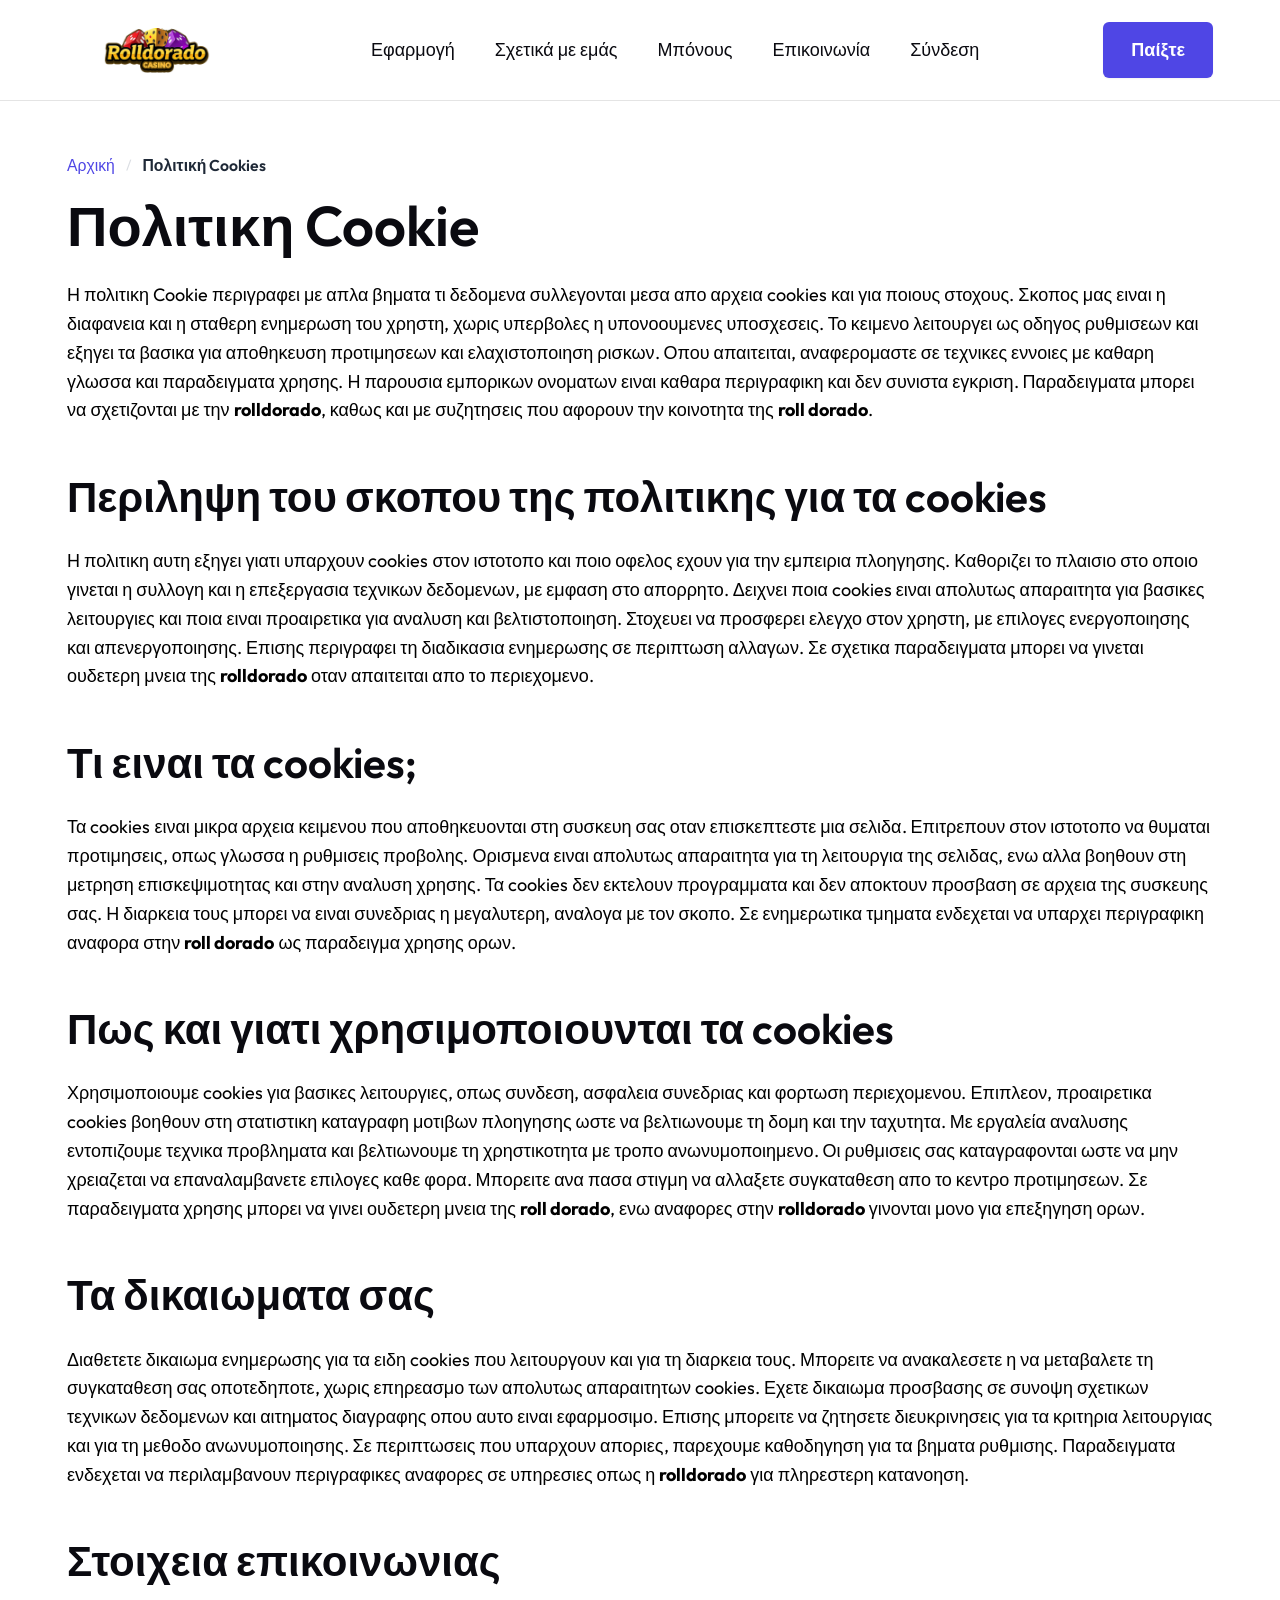
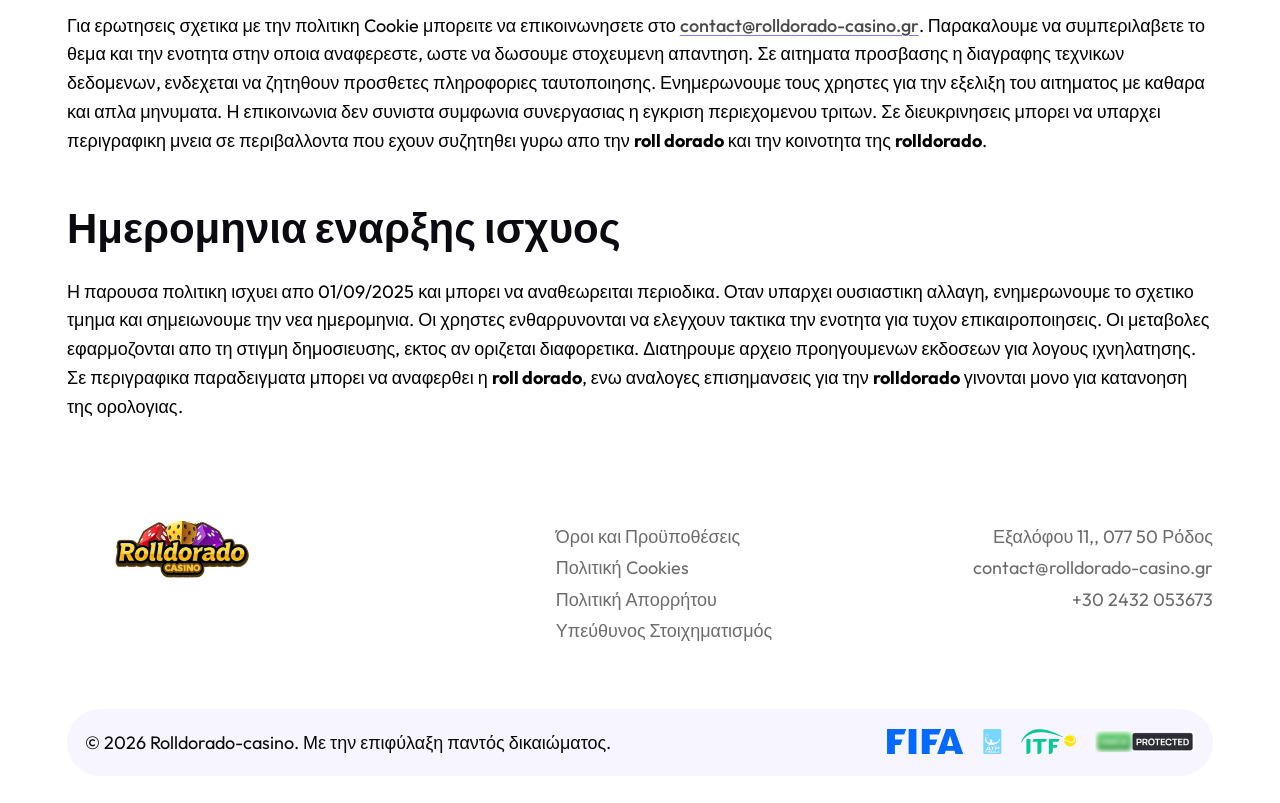
<file: cookie-policy/index.html>
<!DOCTYPE html><html class="no-js_a31c6f92421cba8a" lang="el-gr"><head>
  <meta charset="utf-8">
<meta name="viewport" content="width=device-width, initial-scale=1">
<meta http-equiv="x-ua-compatible" content="ie=edge"> <title>rolldorado: Πολιτική Cookie - Σκοπός, Χρήση &amp; Δικαιώματα</title><meta name="description" content="rolldorado: Μάθετε πώς χρησιμοποιούμε cookies, γιατί τα χρειαζόμαστε, ποια δικαιώματα έχετε και πώς επικοινωνείτε μαζί μας για ζητήματα απορρήτου."><meta name="keywords" content="rolldorado, roll dorado"><link rel="canonical" href="https://rolldorado-casino.gr/cookie-policy/"><link rel="icon" type="image/png" sizes="32x32" href="/captures/favicon-32x32.26ec0876a1.png"><link rel="icon" type="image/png" sizes="16x16" href="/captures/favicon-16x16.png"><link rel="apple-touch-icon" sizes="180x180" href="/apple-touch-icon.png"> 
<link rel="shortcut icon" href="/favicon.ico"> 
<meta name="msapplication-TileColor" content="#da532c"> 
<meta name="theme-color" content="#ffffff"> 
<meta property="og:title" content="rolldorado: Πολιτική Cookie - Σκοπός, Χρήση &amp; Δικαιώματα">
<meta property="og:description" content="rolldorado: Μάθετε πώς χρησιμοποιούμε cookies, γιατί τα χρειαζόμαστε, ποια δικαιώματα έχετε και πώς επικοινωνείτε μαζί μας για ζητήματα απορρήτου.">
<meta property="og:type" content="website">
<meta property="og:url" content="https://rolldorado-casino.gr/cookie-policy/"><meta property="og:image" content="https://rolldorado-casino.gr/captures/logo.942ea40196.png">
<meta name="twitter:card" content="summary_large_image">
<meta name="twitter:title" content="rolldorado: Πολιτική Cookie - Σκοπός, Χρήση &amp; Δικαιώματα">
<meta name="twitter:description" content="rolldorado: Μάθετε πώς χρησιμοποιούμε cookies, γιατί τα χρειαζόμαστε, ποια δικαιώματα έχετε και πώς επικοινωνείτε μαζί μας για ζητήματα απορρήτου."><meta name="twitter:image" content="https://rolldorado-casino.gr/captures/logo.942ea40196.png"><link rel="preconnect" href="https://fonts.googleapis.com">
  <link rel="preconnect" href="https://fonts.gstatic.com" crossorigin=""><link href="https://fonts.googleapis.com/css2?family=Inter:wght@400;600;700&amp;family=Poppins:wght@700&amp;display=swap" rel="stylesheet"><meta name="robots" content="index, follow"><script type="application/ld+json">
{
  "@context": "https://schema.org",
  "@graph": [
    {
      "@type": "WebSite",
      "@id": "https:\/\/rolldorado-casino.gr\/#website",
      "url": "https:\/\/rolldorado-casino.gr\/",
      "name": "Rolldorado-casino",
      "potentialAction": {
        "@type": "SearchAction",
        "target": "https:\/\/rolldorado-casino.gr\/search?q={search_term_string}",
        "query-input": "required name=search_term_string"
      },
      "publisher": {
         "@id": "https:\/\/rolldorado-casino.gr\/#organization"
      },
      "inLanguage": "el-GR"
    },
    {
      "@type": "Organization",
      "@id": "https:\/\/rolldorado-casino.gr\/#organization",
      "name": "Rolldorado-casino",
      "url": "https:\/\/rolldorado-casino.gr\/",
      "logo": {
        "@type": "ImageObject",
        "url": "https:\/\/rolldorado-casino.gr\/captures\/logo.png"

      }},{
      "@type": "BreadcrumbList",
      "@id": "https:\/\/rolldorado-casino.gr\/cookie-policy\/#breadcrumb",
      "itemListElement": [{
          "@type": "ListItem",
          "position":  1 ,
          "name": "Αρχική",
          "item": "https:\/\/rolldorado-casino.gr\/"
        },
              {
                "@type": "ListItem",
                "position":  2 ,
                "name": "Rolldorado Casino - Αναλυτικος Οδηγος και Κριτικη",
                "item": "https:\/\/rolldorado-casino.gr\/"
              },
        {
          "@type": "ListItem",
          "position":  3 ,
          "name": "rolldorado: Πολιτική Cookie - Σκοπός, Χρήση \u0026 Δικαιώματα"
        }
      ]
    },{"@type": "WebPage",
      "@id": "https:\/\/rolldorado-casino.gr\/cookie-policy\/",
      "url": "https:\/\/rolldorado-casino.gr\/cookie-policy\/",
      "name": "rolldorado: Πολιτική Cookie - Σκοπός, Χρήση \u0026 Δικαιώματα",
      "description": "rolldorado: Μάθετε πώς χρησιμοποιούμε cookies, γιατί τα χρειαζόμαστε, ποια δικαιώματα έχετε και πώς επικοινωνείτε μαζί μας για ζητήματα απορρήτου.",
      "inLanguage": "el-GR","datePublished": "2026-07-05T00:00:00Z",
      "dateModified": "2026-07-05T00:00:00Z",
      "isPartOf": {
        "@id": "https:\/\/rolldorado-casino.gr\/#website"
      },"breadcrumb": {
         "@id": "https:\/\/rolldorado-casino.gr\/cookie-policy\/#breadcrumb"
       }}]
}
</script><link rel="stylesheet" href="/stylesheet/bootstrap.min.662cc94c.css">
  <link rel="stylesheet" href="/stylesheet/fontawesome.min.9224754f.css">
  <link rel="stylesheet" href="/stylesheet/animate.fdb10ee7.css">
  <link rel="stylesheet" href="/stylesheet/odometer.6a5f8309.css">
  <link rel="stylesheet" href="/stylesheet/slick.min.5a803462.css">
  
  
  <link rel="stylesheet" href="/stylesheet/style.31c47801c6d0d72ed2a5c82821228aae0c2e79ded20c3f57e30a147ff3dc51f1.9a481f0e.css" integrity="sha384-0KXBVfn+M3Rq9s7ceeUWSUtH//mEdd8QorEAnDosq/TmWzyBZxPk2CMEoxGHtPv9">
  
  <link rel="stylesheet" href="/stylesheet/style.5d82aa0d5315f677f709af838c8047af22db36b3e33fa7e0f8188cf7c692dd08.2a2a2f2e.css" integrity="sha384-CEA00Z3X3PZq4h1Nw2YiFuoVV65u+W3tn8yXM7u0oNZt//SQRy0FJFzrinKILB+Y">
  
</head>

<body>
  
  <div class="cs_preloader cs_white_bg_29bff13aadb6f8f1">
    <div class="cs_preloader_in_9e02213da8120f65 position-relative_8665106d730b5403"><span></span><span></span></div>
  </div>
  

  

<header class="cs_site_header_c042a2f9377489ff cs_style_1_2919be1893198a38 cs_sticky_header">
  
  <div class="cs_main_header_cfa632a013ffe43c cs_fs_18_be882e6b5e52ee8f cs_heading_color_eef34464a90fce71">
    <div class="container"> 
      <div class="cs_main_header_in_66e9f91aeef2149d">

        <div class="cs_main_header_left_5118679f85a5bb72">
          
          <div class="logo_d0029a6edcdb0884">
  <a href="/" title="Rolldorado-casino">
    <img src="/captures/logo.942ea40196.png" title="Rolldorado-casino" alt="Rolldorado-casino" width="200" height="100"></a>
</div>
        </div>

        <div class="cs_main_header_center_b1e45547e9e431ec">
          
          <div class="cs_nav"><ul class="cs_nav_list"><li class="menu-item"><a href="/app/" aria-label="Menu link Εφαρμογή" id="menu-app-main">
                  Εφαρμογή
                </a></li><li class="menu-item"><a href="/our-history/" aria-label="Menu link Σχετικά με εμάς" id="menu-about-us-main">
                  Σχετικά με εμάς
                </a></li><li class="menu-item"><a href="/bonus/" aria-label="Menu link Μπόνους" id="menu-bonus-main">
                  Μπόνους
                </a></li><li class="menu-item"><a href="/support/" aria-label="Menu link Επικοινωνία" id="menu-contacts-main">
                  Επικοινωνία
                </a></li><li class="menu-item"><a href="/login/" aria-label="Menu link Σύνδεση" id="menu-login-main">
                  Σύνδεση
                </a></li></ul></div></div>
         <div class="header-controls_6a9f819328f8766a">
            <a class="button play-button" title="Παίξτε">Παίξτε</a> 
            
        </div>

      </div>
    </div>
  </div>
  
  <hr>
</header>




  
  

  
  <main id="content" role="main">
    <div class="container single-page_dc9976b2c77a504a"><nav aria-label="breadcrumb" class="breadcrumbs_3f233d8f4ad55e17">
  <ol class="breadcrumb-list_bfd242ab04d03b39" itemscope="" itemtype="https://schema.org/ListItem"><li class="breadcrumb-item_538ea3aee0296ddd" itemprop="itemListElement" itemscope="" itemtype="https://schema.org/ListItem"><a itemprop="item" href="/">
        <span itemprop="name">Αρχική</span>
      </a>
      <meta itemprop="position" content="1">
    </li><li class="breadcrumb-item_538ea3aee0296ddd active" aria-current="page" itemprop="itemListElement" itemscope="" itemtype="https://schema.org/ListItem">
      <span itemprop="name">Πολιτική Cookies</span>
      <meta itemprop="position" content="2">
    </li>
  </ol>
</nav><div class="content-area_8362ce3791d70861"><h1 id="πολιτικη-cookie">Πολιτικη Cookie</h1>
<p>Η πολιτικη Cookie περιγραφει με απλα βηματα τι δεδομενα συλλεγονται μεσα
απο αρχεια cookies και για ποιους στοχους. Σκοπος μας ειναι η διαφανεια
και η σταθερη ενημερωση του χρηστη, χωρις υπερβολες η υπονοουμενες
υποσχεσεις. Το κειμενο λειτουργει ως οδηγος ρυθμισεων και εξηγει τα
βασικα για αποθηκευση προτιμησεων και ελαχιστοποιηση ρισκων. Οπου
απαιτειται, αναφερομαστε σε τεχνικες εννοιες με καθαρη γλωσσα και
παραδειγματα χρησης. Η παρουσια εμπορικων ονοματων ειναι καθαρα
περιγραφικη και δεν συνιστα εγκριση. Παραδειγματα μπορει να σχετιζονται
με την <strong>rolldorado</strong>, καθως και με συζητησεις που αφορουν την κοινοτητα
της <strong>roll dorado</strong>.</p>
<h2 id="περιληψη-του-σκοπου-της-πολιτικης-για-τα-cookies">Περιληψη του σκοπου της πολιτικης για τα cookies</h2>
<p>Η πολιτικη αυτη εξηγει γιατι υπαρχουν cookies στον ιστοτοπο και ποιο
οφελος εχουν για την εμπειρια πλοηγησης. Καθοριζει το πλαισιο στο οποιο
γινεται η συλλογη και η επεξεργασια τεχνικων δεδομενων, με εμφαση στο
απορρητο. Δειχνει ποια cookies ειναι απολυτως απαραιτητα για βασικες
λειτουργιες και ποια ειναι προαιρετικα για αναλυση και βελτιστοποιηση.
Στοχευει να προσφερει ελεγχο στον χρηστη, με επιλογες ενεργοποιησης και
απενεργοποιησης. Επισης περιγραφει τη διαδικασια ενημερωσης σε περιπτωση
αλλαγων. Σε σχετικα παραδειγματα μπορει να γινεται ουδετερη μνεια της
<strong>rolldorado</strong> οταν απαιτειται απο το περιεχομενο.</p>
<h2 id="τι-ειναι-τα-cookies">Τι ειναι τα cookies;</h2>
<p>Τα cookies ειναι μικρα αρχεια κειμενου που αποθηκευονται στη συσκευη σας
οταν επισκεπτεστε μια σελιδα. Επιτρεπουν στον ιστοτοπο να θυμαται
προτιμησεις, οπως γλωσσα η ρυθμισεις προβολης. Ορισμενα ειναι απολυτως
απαραιτητα για τη λειτουργια της σελιδας, ενω αλλα βοηθουν στη μετρηση
επισκεψιμοτητας και στην αναλυση χρησης. Τα cookies δεν εκτελουν
προγραμματα και δεν αποκτουν προσβαση σε αρχεια της συσκευης σας. Η
διαρκεια τους μπορει να ειναι συνεδριας η μεγαλυτερη, αναλογα με τον
σκοπο. Σε ενημερωτικα τμηματα ενδεχεται να υπαρχει περιγραφικη αναφορα
στην <strong>roll dorado</strong> ως παραδειγμα χρησης ορων.</p>
<h2 id="πως-και-γιατι-χρησιμοποιουνται-τα-cookies">Πως και γιατι χρησιμοποιουνται τα cookies</h2>
<p>Χρησιμοποιουμε cookies για βασικες λειτουργιες, οπως συνδεση, ασφαλεια
συνεδριας και φορτωση περιεχομενου. Επιπλεον, προαιρετικα cookies
βοηθουν στη στατιστικη καταγραφη μοτιβων πλοηγησης ωστε να βελτιωνουμε
τη δομη και την ταχυτητα. Με εργαλεία αναλυσης εντοπιζουμε τεχνικα
προβληματα και βελτιωνουμε τη χρηστικοτητα με τροπο ανωνυμοποιημενο. Οι
ρυθμισεις σας καταγραφονται ωστε να μην χρειαζεται να επαναλαμβανετε
επιλογες καθε φορα. Μπορειτε ανα πασα στιγμη να αλλαξετε συγκαταθεση απο
το κεντρο προτιμησεων. Σε παραδειγματα χρησης μπορει να γινει ουδετερη
μνεια της <strong>roll dorado</strong>, ενω αναφορες στην <strong>rolldorado</strong> γινονται
μονο για επεξηγηση ορων.</p>
<h2 id="τα-δικαιωματα-σας">Τα δικαιωματα σας</h2>
<p>Διαθετετε δικαιωμα ενημερωσης για τα ειδη cookies που λειτουργουν και
για τη διαρκεια τους. Μπορειτε να ανακαλεσετε η να μεταβαλετε τη
συγκαταθεση σας οποτεδηποτε, χωρις επηρεασμο των απολυτως απαραιτητων
cookies. Εχετε δικαιωμα προσβασης σε συνοψη σχετικων τεχνικων δεδομενων
και αιτηματος διαγραφης οπου αυτο ειναι εφαρμοσιμο. Επισης μπορειτε να
ζητησετε διευκρινησεις για τα κριτηρια λειτουργιας και για τη μεθοδο
ανωνυμοποιησης. Σε περιπτωσεις που υπαρχουν αποριες, παρεχουμε
καθοδηγηση για τα βηματα ρυθμισης. Παραδειγματα ενδεχεται να
περιλαμβανουν περιγραφικες αναφορες σε υπηρεσιες οπως η <strong>rolldorado</strong>
για πληρεστερη κατανοηση.</p>
<h2 id="στοιχεια-επικοινωνιας">Στοιχεια επικοινωνιας</h2>
<p>Για ερωτησεις σχετικα με την πολιτικη Cookie μπορειτε να επικοινωνησετε
στο <a href="mailto:contact@rolldorado-casino.gr">contact@rolldorado-casino.gr</a>. Παρακαλουμε να συμπεριλαβετε το θεμα
και την ενοτητα στην οποια αναφερεστε, ωστε να δωσουμε στοχευμενη
απαντηση. Σε αιτηματα προσβασης η διαγραφης τεχνικων δεδομενων,
ενδεχεται να ζητηθουν προσθετες πληροφοριες ταυτοποιησης. Ενημερωνουμε
τους χρηστες για την εξελιξη του αιτηματος με καθαρα και απλα μηνυματα.
Η επικοινωνια δεν συνιστα συμφωνια συνεργασιας η εγκριση περιεχομενου
τριτων. Σε διευκρινησεις μπορει να υπαρχει περιγραφικη μνεια σε
περιβαλλοντα που εχουν συζητηθει γυρω απο την <strong>roll dorado</strong> και την
κοινοτητα της <strong>rolldorado</strong>.</p>
<h2 id="ημερομηνια-εναρξης-ισχυος">Ημερομηνια εναρξης ισχυος</h2>
<p>Η παρουσα πολιτικη ισχυει απο 01/09/2025 και μπορει να αναθεωρειται
περιοδικα. Οταν υπαρχει ουσιαστικη αλλαγη, ενημερωνουμε το σχετικο τμημα
και σημειωνουμε την νεα ημερομηνια. Οι χρηστες ενθαρρυνονται να ελεγχουν
τακτικα την ενοτητα για τυχον επικαιροποιησεις. Οι μεταβολες
εφαρμοζονται απο τη στιγμη δημοσιευσης, εκτος αν οριζεται διαφορετικα.
Διατηρουμε αρχειο προηγουμενων εκδοσεων για λογους ιχνηλατησης. Σε
περιγραφικα παραδειγματα μπορει να αναφερθει η <strong>roll dorado</strong>, ενω
αναλογες επισημανσεις για την <strong>rolldorado</strong> γινονται μονο για κατανοηση
της ορολογιας.</p>
</div></div>
  </main>

  <footer class="cs_footer_ed22adad5f9cee3f style_1_9546709b17faf00c type_1_32ea1eeed865b500">
  <div class="container">
    <div class="cs_footer_main_3e29b5ef5f77179d">
      <div class="row cs_gap_y_30_d0f8c9b2248bf2f4">
        <div class="col-xl-5_d03d7a5d0eb419ee col-lg-4_5b4eb4dc12d91fc2 col-md-7_0867816f7f83e52b">
          <div class="cs_footer_widget_b7ba1ac409cc68aa cs_text_widget_e6b952f87fc8a97b">
            <div class="cs_brand_404de97ad31550a1 cs_mb_10_e5cd2c177a118d3b wow fadeInUp_edb6b1ce6d33e3c7" data-wow-delay="0.1s">
              <a href="/" title="Rolldorado-casino" class="footer-logo-link_1485d16c90639370">
  <img src="/captures/logo.942ea40196.png" title="Rolldorado-casino" alt="Rolldorado-casino" width="150" height="50" loading="lazy">
</a>
            </div>
          </div>
        </div>
        <div class="col-xl-3_5ada8d98b27ff497 col-lg-3_c286f18e63063a97 col-md-7_0867816f7f83e52b">
          <div class="cs_footer_widget_b7ba1ac409cc68aa cs_help_widget_2867d60571dcf381"><ul class="cs_footer_medu_6737c7d393f684ab cs_mp_0_430f282c8593b68a"><li><a href="/terms-and-conditions/" aria-label="Όροι και Προϋποθέσεις page link">Όροι και Προϋποθέσεις</a></li><li><a href="/cookie-policy/" aria-label="Πολιτική Cookies page link">Πολιτική Cookies</a></li><li><a href="/privacy-policy/" aria-label="Πολιτική Απορρήτου page link">Πολιτική Απορρήτου</a></li><li><a href="/responsible-gambling/" aria-label="Υπεύθυνος Στοιχηματισμός page link">Υπεύθυνος Στοιχηματισμός</a></li></ul></div>
        </div>
        <div class="col-xl-4_8ab6eb6fa77cb909 col-lg-3_c286f18e63063a97 col-md-4_5c3d0bd7d1101904 offset-md-1_1ed45f7e0e5e532a offset-lg-0_ab1e2cba8a155aa5 text-start_1165bbc94428c93c text-md-end_2ef769a29c40bbea">
          <div class="cs_footer_widget_b7ba1ac409cc68aa cs_contact_widget_8f6c81ccad70c01d">
            <ul class="cs_footer_medu_6737c7d393f684ab cs_mp_0_430f282c8593b68a"><li><a href="https://www.google.com/maps/search/?api=1&amp;query=%CE%95%CE%BE%CE%B1%CE%BB%CF%8C%CF%86%CE%BF%CF%85+11%2C%2C+077+50+%CE%A1%CF%8C%CE%B4%CE%BF%CF%82" aria-label="Email send link">Εξαλόφου 11,, 077 50 Ρόδος</a></li><li><a href="mailto:contact@rolldorado-casino.gr" aria-label="Email send link">contact@rolldorado-casino.gr</a></li><li><a href="tel:tel:+302432053673" aria-label="Phone call link">+30 2432 053673</a></li></ul>
          </div>
        </div>

      </div>
    </div>
    <div class="cs_height_62_008e3d4f95411356 cs_height_lg_40_6e5f836a86ef430f"></div>
    <div class="cs_footer_bottom_377bc097b8c9c257 cs_gray_bg_2_53273332ca94f4fa cs_radius_50_c63b45c96eec7d6a d-flex p-3_69570dee0bc9e84a align-items-center_be99150bdb68b020 mb-4_3895caaf04917146">
      <div class="cs_footer_text_d23a4c6298194805 cs_heading_color_eef34464a90fce71"><span class="copyright_c6783a09cd5f815a">© 2026 Rolldorado-casino. Με την επιφύλαξη παντός δικαιώματος.</span></div>
      <div class="footer-casino-logos_8fa261269fa7c613"><div class="casino-logo-gallery_150adb0d56196863">
    <div class="logo-items_7e208fededdc138e"><div class="casino-logo-item_40b740eb03e8d167">
          <img src="/captures/casino-logos_7a2015af5c/fifa.8fe651b826.svg" title="Rolldorado-casino" alt="Rolldorado-casino" loading="lazy" width="120" height="45" style="max-height: 40px; width: auto;"></div><div class="casino-logo-item_40b740eb03e8d167">
          <img src="/captures/casino-logos_7a2015af5c/afp.a8f5a8deee.svg" title="Rolldorado-casino" alt="Rolldorado-casino" loading="lazy" width="120" height="45" style="max-height: 40px; width: auto;"></div><div class="casino-logo-item_40b740eb03e8d167">
          <img src="/captures/casino-logos_7a2015af5c/itf.9d5f21bcbb.svg" title="Rolldorado-casino" alt="Rolldorado-casino" loading="lazy" width="120" height="45" style="max-height: 40px; width: auto;"></div><div class="casino-logo-item_40b740eb03e8d167">
          <img src="/captures/casino-logos_7a2015af5c/protected.f071df4b7a.svg" title="Rolldorado-casino" alt="Rolldorado-casino" loading="lazy" width="120" height="45" style="max-height: 40px; width: auto;"></div></div>
  </div></div>
    </div>
  </div>

</footer>

  
  
  <button type="button" aria-label="Scroll to top button" class="cs_scrollup cs_purple_bg_565a88ea1e08b784 cs_white_color_99b0216b1cfaf264 cs_radius_100_17f61f84759817c0">
    <svg width="20" height="20" viewBox="0 0 20 20" fill="none" xmlns="http://www.w3.org/2000/svg">
      <path d="M0 10L1.7625 11.7625L8.75 4.7875V20H11.25V4.7875L18.225 11.775L20 10L10 0L0 10Z" fill="currentColor"></path>
    </svg>
  </button>
  

  
  
  <script src="/javascript/jquery.min.fa4965fc.js"></script>
  <script src="/javascript/wow.min.750a29a7.js"></script>
  <script src="/javascript/jquery.slick.min.82224db8.js"></script>
  <script src="/javascript/odometer.d2ffe460.js"></script>
  
  
  
    
    <script src="/javascript/main.64feeb02f4f5949dccfc3dfb05a407476bfee73e4bf2048636471bf489984dac.09710ab9.js" integrity="sha384-cj4qa/jdhYsLskyqKZsCURPCmdYRtUuqraDu2XhEpQ5aRzWdHaaSqzHTjfXS5Fa5" defer=""></script>
  
  
  
  
  
  <script src="/app.0e24552615ffa1409141c90a6d6ec017d13fa67e39c1ea9654c3ec1a2da6f43e.js" integrity="sha384-ZwYc5VyCN7NAnmeEiM/9ujIlGTFYnIEK+L6fBUbsoNt4EFAG8llsas+RBj021oOT" defer=""></script>


</body></html>
</file>
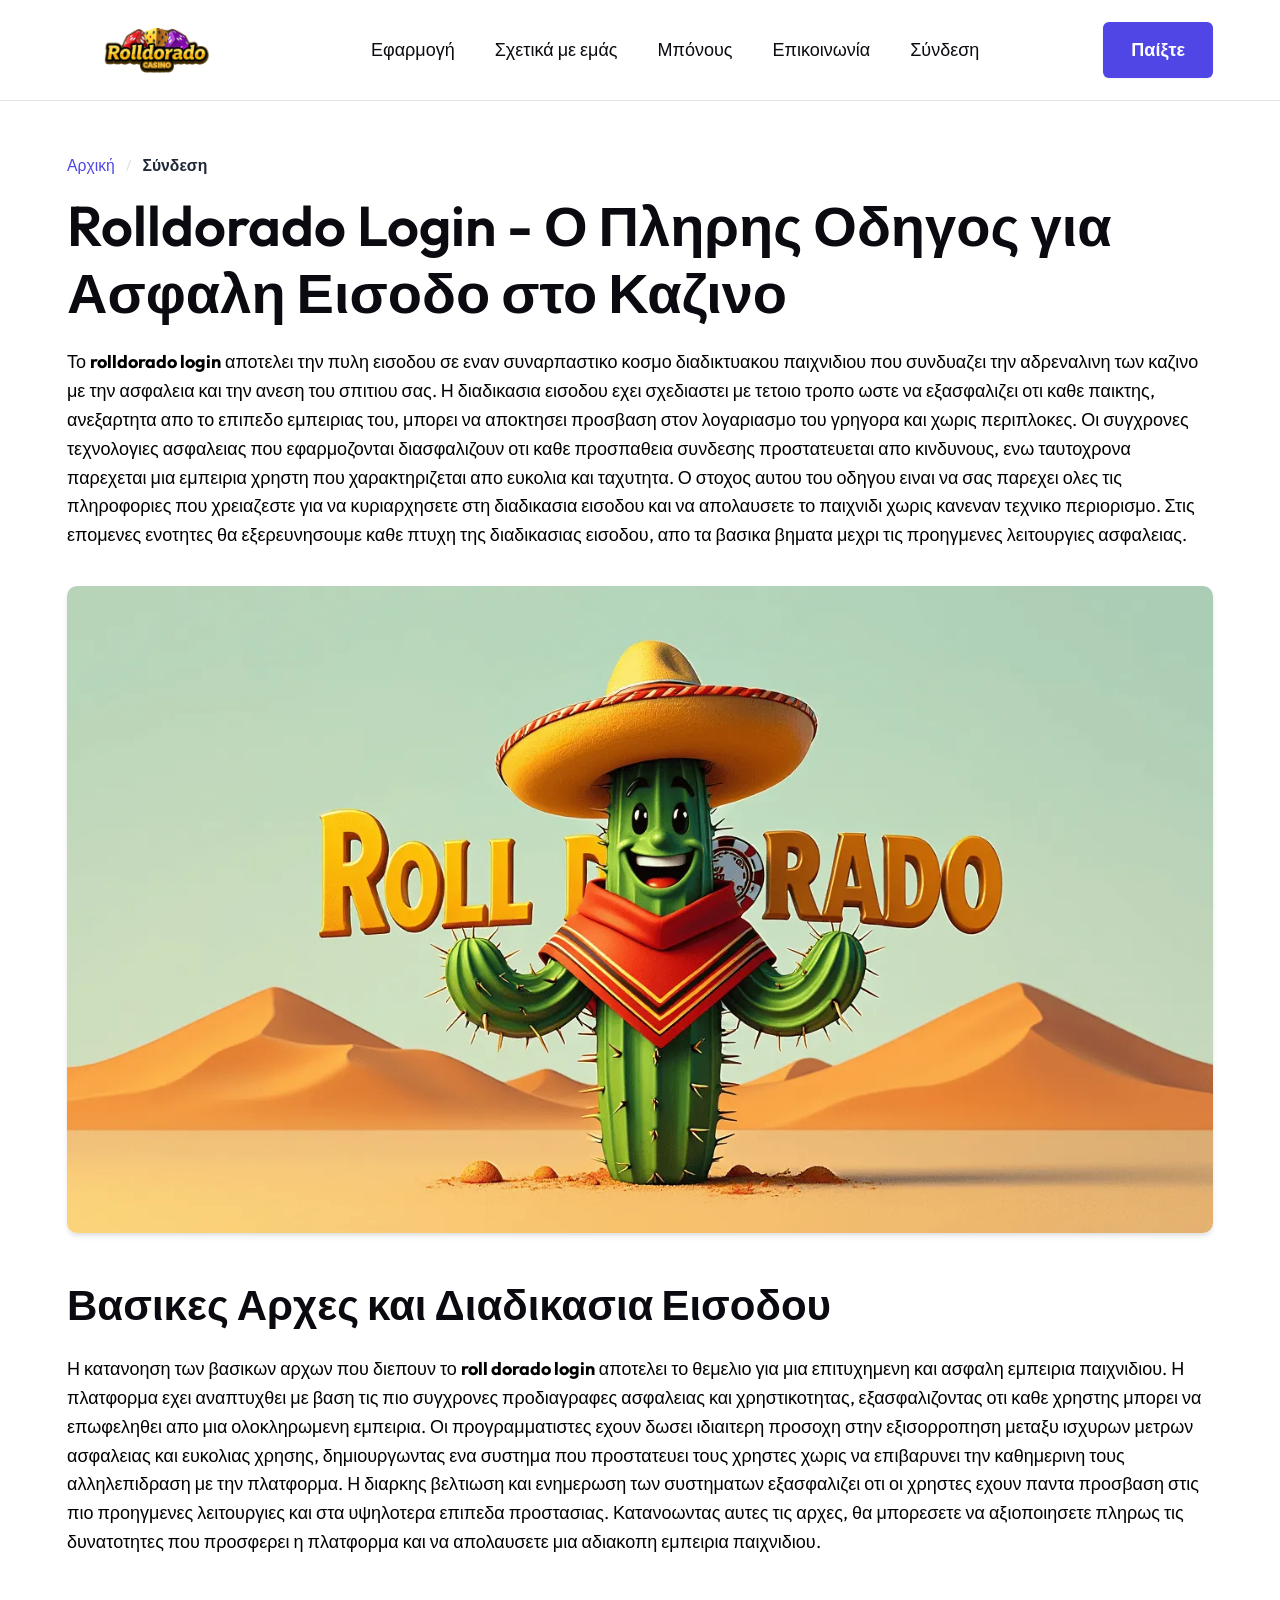
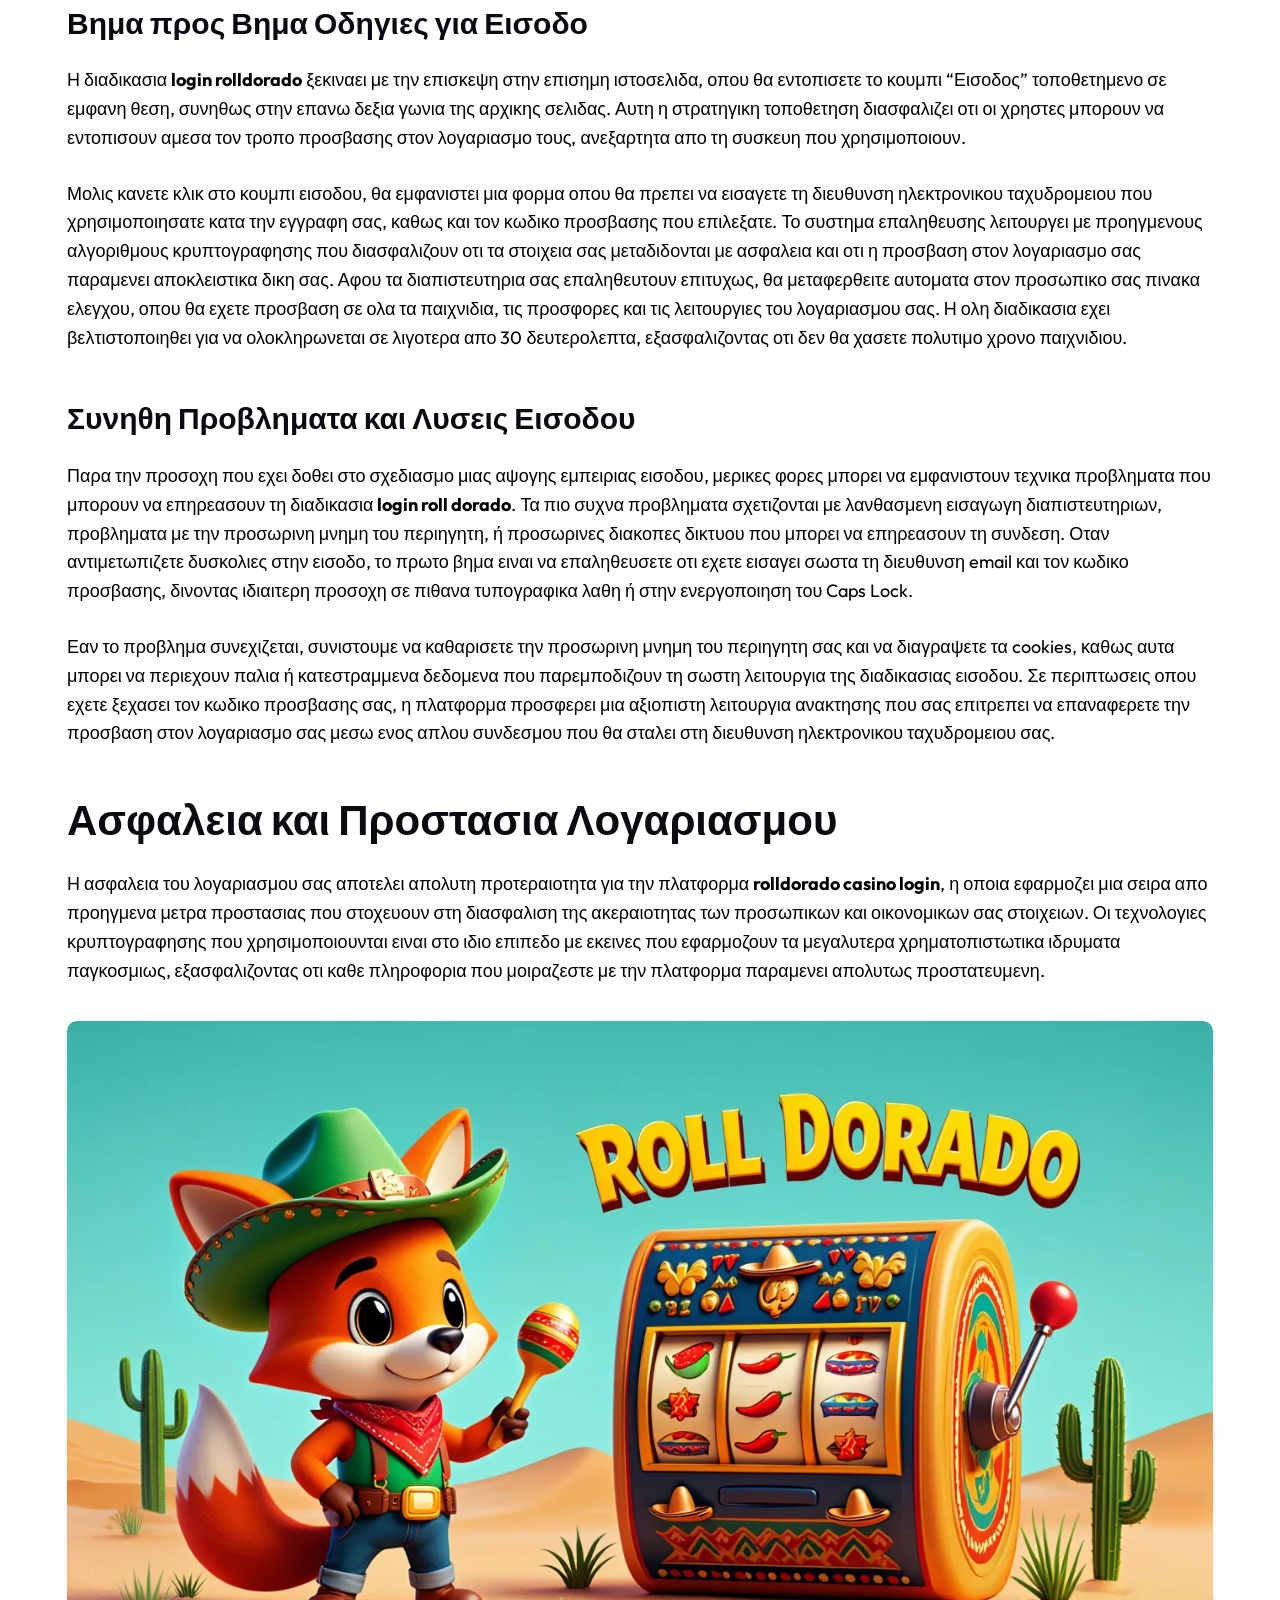
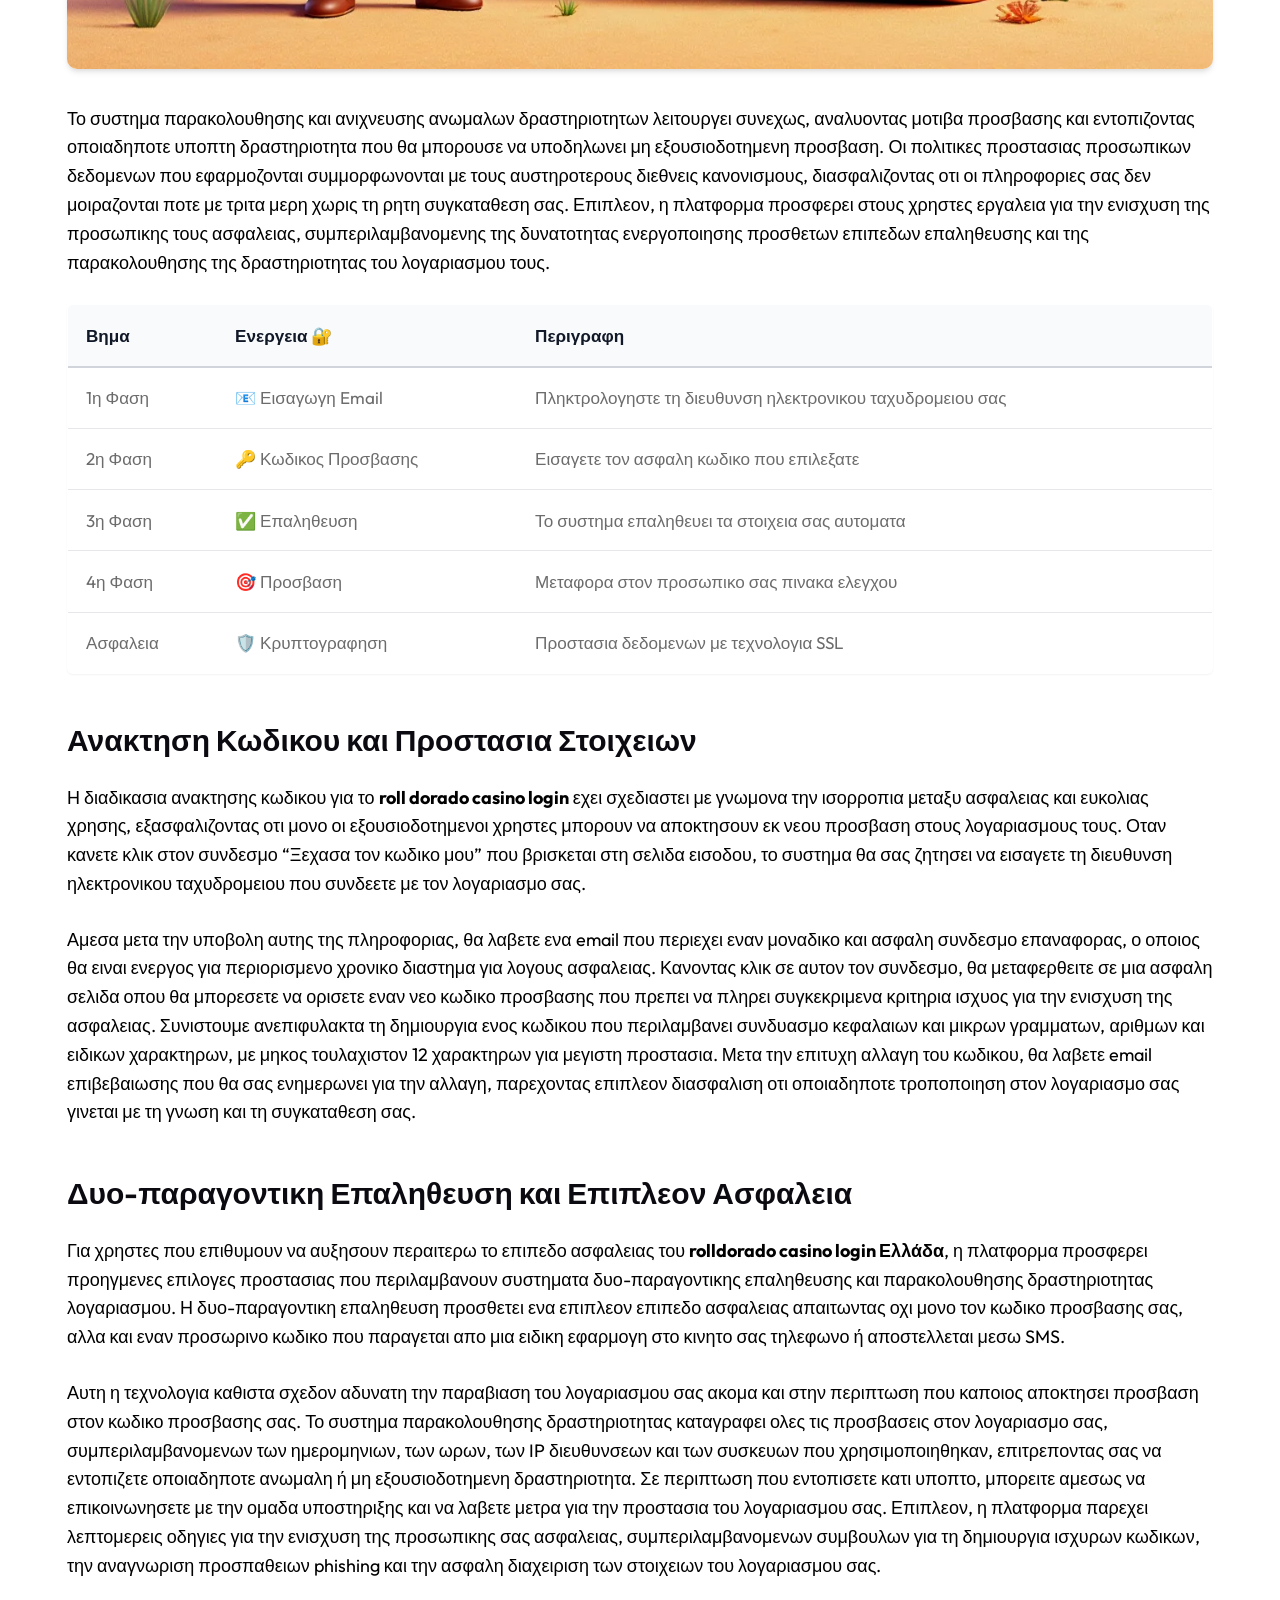
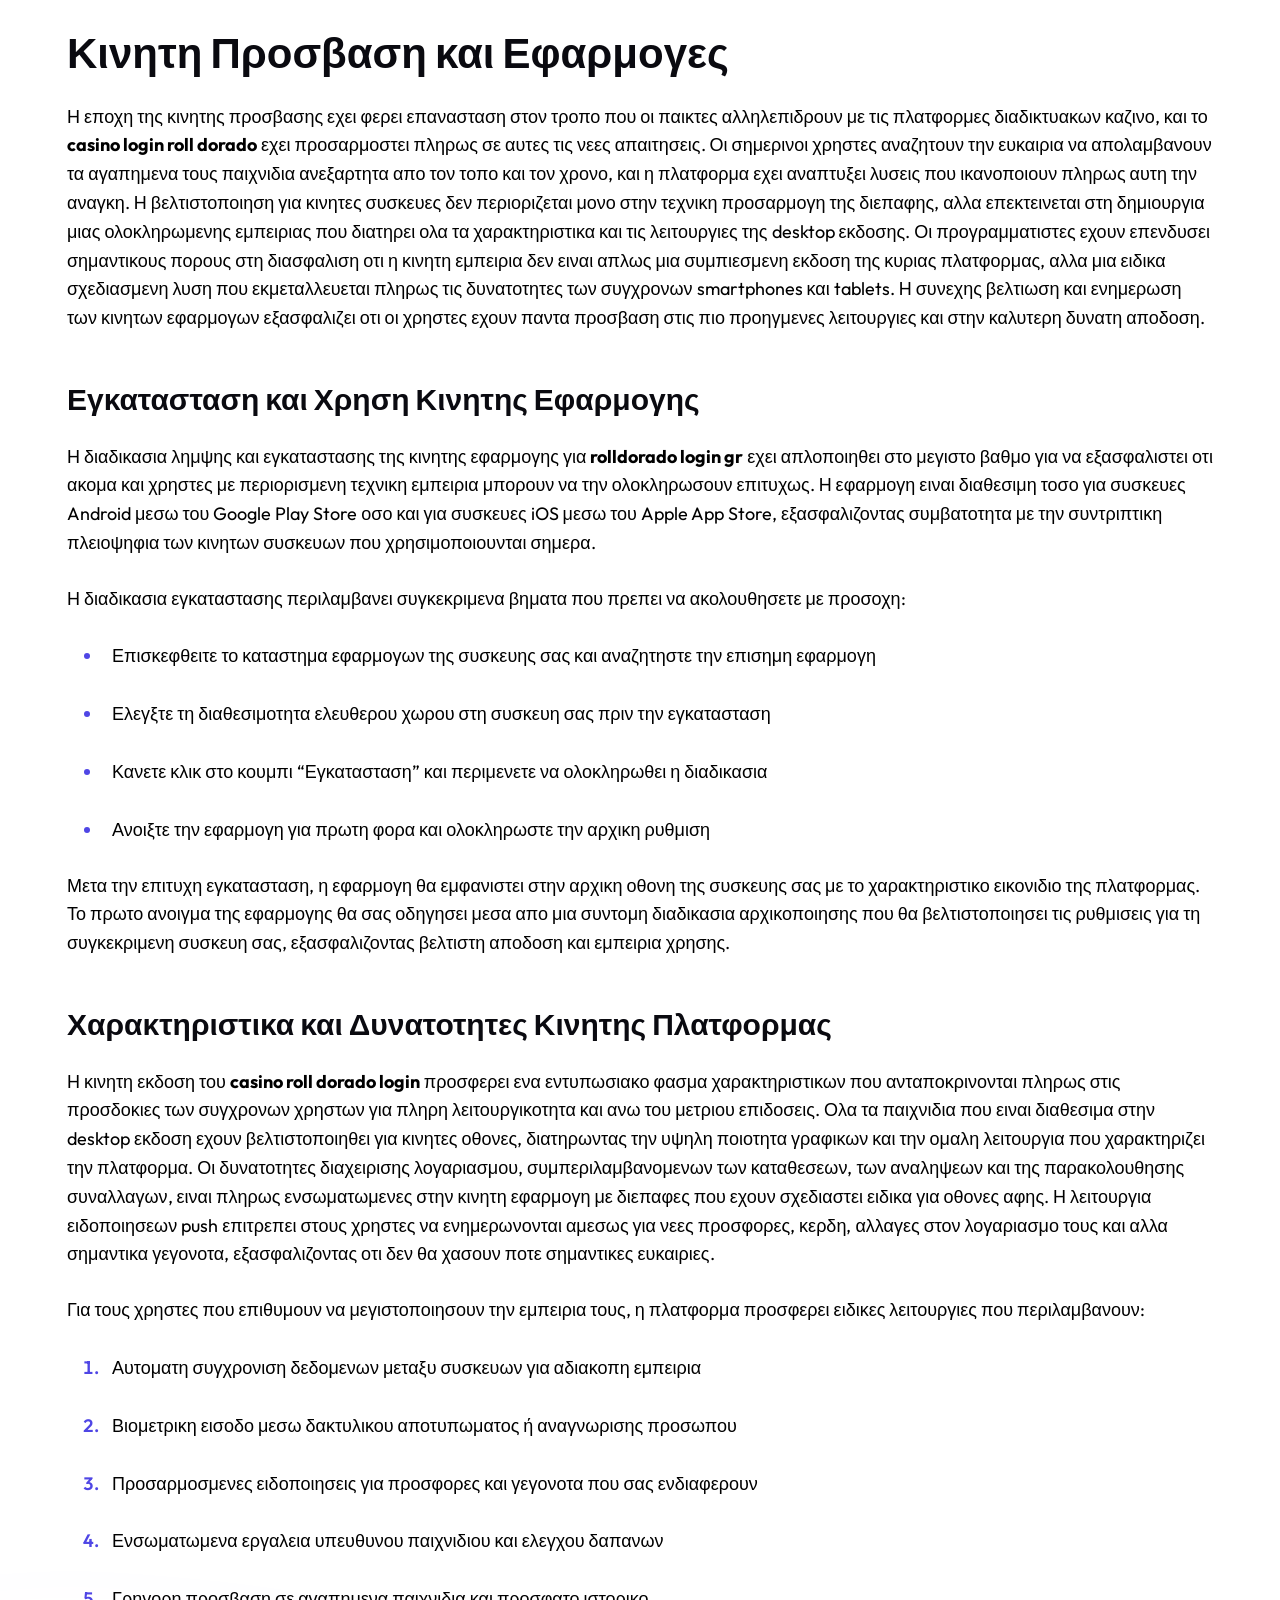
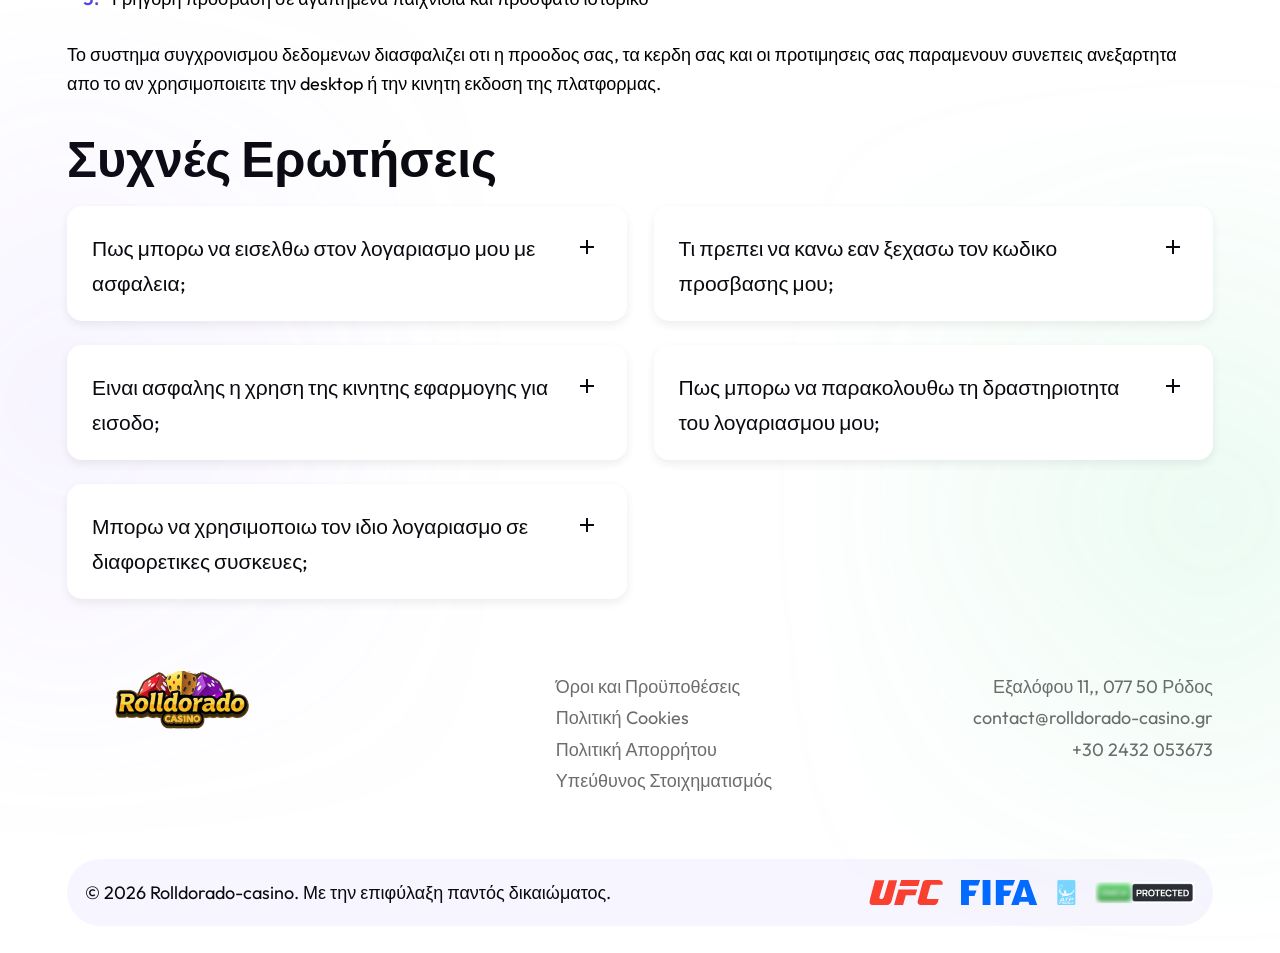
<file: login/index.html>
<!DOCTYPE html><html class="no-js_a31c6f92421cba8a" lang="el-gr"><head>
  <meta charset="utf-8">
<meta name="viewport" content="width=device-width, initial-scale=1">
<meta http-equiv="x-ua-compatible" content="ie=edge"> <title>Rolldorado Login Ελλάδα - Εισοδος Καζινο &amp; Λογαριασμος</title><meta name="description" content="Rolldorado: μάθετε πως να κάνετε rolldorado login και roll dorado
login. Αναλυτικός οδηγός για ασφαλή είσοδο στο καζίνο με οδηγίες βήμα
προς βήμα."><meta name="keywords" content="rolldorado login, roll dorado login, login rolldorado, login roll dorado, rolldorado casino login, roll dorado casino login, rolldorado casino login Ελλάδα, casino login roll dorado, rolldorado login gr, casino roll dorado login"><link rel="canonical" href="https://rolldorado-casino.gr/login/"><link rel="icon" type="image/png" sizes="32x32" href="/captures/favicon-32x32.26ec0876a1.png"><link rel="icon" type="image/png" sizes="16x16" href="/captures/favicon-16x16.png"><link rel="apple-touch-icon" sizes="180x180" href="/apple-touch-icon.png"> 
<link rel="shortcut icon" href="/favicon.ico"> 
<meta name="msapplication-TileColor" content="#da532c"> 
<meta name="theme-color" content="#ffffff"> 
<meta property="og:title" content="Rolldorado Login Ελλάδα - Εισοδος Καζινο &amp; Λογαριασμος">
<meta property="og:description" content="Rolldorado: μάθετε πως να κάνετε rolldorado login και roll dorado
login. Αναλυτικός οδηγός για ασφαλή είσοδο στο καζίνο με οδηγίες βήμα
προς βήμα.">
<meta property="og:type" content="website">
<meta property="og:url" content="https://rolldorado-casino.gr/login/"><meta property="og:image" content="https://rolldorado-casino.gr/captures/doc_login_a7d39cdeff/rolldorado-login-%CE%B5%CE%BB%CE%BB%CE%B1%CE%B4%CE%B1-%CE%B5%CE%B9%CF%83%CE%BF%CE%B4%CE%BF%CF%82-%CE%BA%CE%B1%CE%B6%CE%B9%CE%BD%CE%BF-&amp;-%CE%BB%CE%BF%CE%B3%CE%B1%CF%81%CE%B9%CE%B1%CF%83%CE%BC%CE%BF%CF%82-1.webp">
<meta name="twitter:card" content="summary_large_image">
<meta name="twitter:title" content="Rolldorado Login Ελλάδα - Εισοδος Καζινο &amp; Λογαριασμος">
<meta name="twitter:description" content="Rolldorado: μάθετε πως να κάνετε rolldorado login και roll dorado
login. Αναλυτικός οδηγός για ασφαλή είσοδο στο καζίνο με οδηγίες βήμα
προς βήμα."><meta name="twitter:image" content="https://rolldorado-casino.gr/captures/doc_login_a7d39cdeff/rolldorado-login-%CE%B5%CE%BB%CE%BB%CE%B1%CE%B4%CE%B1-%CE%B5%CE%B9%CF%83%CE%BF%CE%B4%CE%BF%CF%82-%CE%BA%CE%B1%CE%B6%CE%B9%CE%BD%CE%BF-&amp;-%CE%BB%CE%BF%CE%B3%CE%B1%CF%81%CE%B9%CE%B1%CF%83%CE%BC%CE%BF%CF%82-1.webp"><link rel="preconnect" href="https://fonts.googleapis.com">
  <link rel="preconnect" href="https://fonts.gstatic.com" crossorigin=""><link href="https://fonts.googleapis.com/css2?family=Inter:wght@400;600;700&amp;family=Poppins:wght@700&amp;display=swap" rel="stylesheet"><meta name="robots" content="index, follow"><script type="application/ld+json">
{
  "@context": "https://schema.org",
  "@graph": [
    {
      "@type": "WebSite",
      "@id": "https:\/\/rolldorado-casino.gr\/#website",
      "url": "https:\/\/rolldorado-casino.gr\/",
      "name": "Rolldorado-casino",
      "potentialAction": {
        "@type": "SearchAction",
        "target": "https:\/\/rolldorado-casino.gr\/search?q={search_term_string}",
        "query-input": "required name=search_term_string"
      },
      "publisher": {
         "@id": "https:\/\/rolldorado-casino.gr\/#organization"
      },
      "inLanguage": "el-GR"
    },
    {
      "@type": "Organization",
      "@id": "https:\/\/rolldorado-casino.gr\/#organization",
      "name": "Rolldorado-casino",
      "url": "https:\/\/rolldorado-casino.gr\/",
      "logo": {
        "@type": "ImageObject",
        "url": "https:\/\/rolldorado-casino.gr\/captures\/logo.png"

      }},{
      "@type": "BreadcrumbList",
      "@id": "https:\/\/rolldorado-casino.gr\/login\/#breadcrumb",
      "itemListElement": [{
          "@type": "ListItem",
          "position":  1 ,
          "name": "Αρχική",
          "item": "https:\/\/rolldorado-casino.gr\/"
        },
              {
                "@type": "ListItem",
                "position":  2 ,
                "name": "Rolldorado Casino - Αναλυτικος Οδηγος και Κριτικη",
                "item": "https:\/\/rolldorado-casino.gr\/"
              },
        {
          "@type": "ListItem",
          "position":  3 ,
          "name": "Rolldorado Login Ελλάδα - Εισοδος Καζινο \u0026 Λογαριασμος"
        }
      ]
    },{"@type": "WebPage",
      "@id": "https:\/\/rolldorado-casino.gr\/login\/",
      "url": "https:\/\/rolldorado-casino.gr\/login\/",
      "name": "Rolldorado Login Ελλάδα - Εισοδος Καζινο \u0026 Λογαριασμος",
      "description": "Rolldorado: μάθετε πως να κάνετε rolldorado login και roll dorado\nlogin. Αναλυτικός οδηγός για ασφαλή είσοδο στο καζίνο με οδηγίες βήμα\nπρος βήμα.",
      "inLanguage": "el-GR","datePublished": "2026-07-03T00:00:00Z",
      "dateModified": "2026-07-03T00:00:00Z",
      "isPartOf": {
        "@id": "https:\/\/rolldorado-casino.gr\/#website"
      },"breadcrumb": {
         "@id": "https:\/\/rolldorado-casino.gr\/login\/#breadcrumb"
       }},
    {
      "@type": "FAQPage",
      "mainEntity": [{
          "@type": "Question",
          "name": "Πως μπορω να εισελθω στον λογαριασμο μου με ασφαλεια;",
          "acceptedAnswer": {
            "@type": "Answer",
            "text": "Η ασφαλης εισοδος στον λογαριασμο σας επιτυγχανεται μεσω της χρησης των επισημων διαδικασιων που εχουν αναπτυχθει απο την πλατφορμα. Ο πρωτος και σημαντικοτερος κανονας ειναι να διασφαλιζετε οτι επισκεπτεστε μονο την επισημη ιστοσελιδα και οχι παρομοιους ιστοτοπους που μπορει να επιχειρουν να κλεψουν τα στοιχεια σας. Χρησιμοποιειστε παντα ισχυρους κωδικους προσβασης που συνδυαζουν γραμματα, αριθμους και ειδικους χαρακτηρες, και ποτε μην τους μοιραστειτε με αλλους χρηστες ή τους αποθηκευσετε σε μη ασφαλεις τοποθεσιες.\n"
          }
        },{
          "@type": "Question",
          "name": "Τι πρεπει να κανω εαν ξεχασω τον κωδικο προσβασης μου;",
          "acceptedAnswer": {
            "@type": "Answer",
            "text": "Σε περιπτωση που ξεχασετε τον κωδικο προσβασης σας, η πλατφορμα προσφερει μια απλη και ασφαλη διαδικασια ανακτησης. Κανετε κλικ στον συνδεσμο \u0026ldquo;Ξεχασα τον κωδικο μου\u0026rdquo; στη σελιδα εισοδου και εισαγετε τη διευθυνση ηλεκτρονικου ταχυδρομειου σας. Θα λαβετε αμεσως ενα email με οδηγιες για την επαναφορα του κωδικου σας, και η ολη διαδικασια μπορει να ολοκληρωθει μεσα σε λιγα λεπτα.\n"
          }
        },{
          "@type": "Question",
          "name": "Ειναι ασφαλης η χρηση της κινητης εφαρμογης για εισοδο;",
          "acceptedAnswer": {
            "@type": "Answer",
            "text": "Η κινητη εφαρμογη χρησιμοποιει τα ιδια υψηλα επιπεδα κρυπτογραφησης και ασφαλειας με την desktop εκδοση, εξασφαλιζοντας οτι τα προσωπικα και οικονομικα σας στοιχεια παραμενουν πληρως προστατευμενα. Η εφαρμογη υποβαλλεται σε τακτικους ελεγχους ασφαλειας και ενημερωνεται συχνα για να διατηρει την προστασια εναντι νεων απειλων. Επιπλεον, μπορειτε να ενεργοποιησετε επιπλεον μετρα ασφαλειας οπως την κλειδωση με PIN ή βιομετρικα στοιχεια για περαιτερω προστασια.\n"
          }
        },{
          "@type": "Question",
          "name": "Πως μπορω να παρακολουθω τη δραστηριοτητα του λογαριασμου μου;",
          "acceptedAnswer": {
            "@type": "Answer",
            "text": "Η πλατφορμα παρεχει εργαλεια για την παρακολουθηση ολης της δραστηριοτητας του λογαριασμου σας, συμπεριλαμβανομενων των χρονων εισοδου, των συσκευων που χρησιμοποιηθηκαν και των συναλλαγων που πραγματοποιηθηκαν. Μπορειτε να προσπελασετε αυτες τις πληροφοριες μεσω της ενοτητας \u0026ldquo;Ιστορικο Λογαριασμου\u0026rdquo; στον προσωπικο σας πινακα ελεγχου. Εαν παρατηρησετε οποιαδηποτε ανωμαλη δραστηριοτητα, μπορειτε αμεσως να επικοινωνησετε με την ομαδα υποστηριξης για να λαβετε βοηθεια και να προστατευσετε τον λογαριασμο σας.\n"
          }
        },{
          "@type": "Question",
          "name": "Μπορω να χρησιμοποιω τον ιδιο λογαριασμο σε διαφορετικες συσκευες;",
          "acceptedAnswer": {
            "@type": "Answer",
            "text": "Ναι, μπορειτε να χρησιμοποιησετε τον ιδιο λογαριασμο σε οσες συσκευες επιθυμειτε, συμπεριλαμβανομενων υπολογιστων, smartphones και tablets. Η πλατφορμα διαθετει προηγμενο συστημα συγχρονισμου που διασφαλιζει οτι ολες οι πληροφοριες σας, τα κερδη και η προοδος παραμενουν ενημερωμενα σε ολες τις συσκευες. Ομως, για λογους ασφαλειας, συνιστουμε να αποσυνδεεστε απο κοινοχρηστες ή δημοσιες συσκευες μετα την ολοκληρωση της συνεδριας σας.\n"
          }
        }]
    }]
}
</script><link rel="stylesheet" href="/stylesheet/bootstrap.min.662cc94c.css">
  <link rel="stylesheet" href="/stylesheet/fontawesome.min.9224754f.css">
  <link rel="stylesheet" href="/stylesheet/animate.fdb10ee7.css">
  <link rel="stylesheet" href="/stylesheet/odometer.6a5f8309.css">
  <link rel="stylesheet" href="/stylesheet/slick.min.5a803462.css">
  
  
  <link rel="stylesheet" href="/stylesheet/style.31c47801c6d0d72ed2a5c82821228aae0c2e79ded20c3f57e30a147ff3dc51f1.9a481f0e.css" integrity="sha384-0KXBVfn+M3Rq9s7ceeUWSUtH//mEdd8QorEAnDosq/TmWzyBZxPk2CMEoxGHtPv9">
  
  <link rel="stylesheet" href="/stylesheet/style.5d82aa0d5315f677f709af838c8047af22db36b3e33fa7e0f8188cf7c692dd08.2a2a2f2e.css" integrity="sha384-CEA00Z3X3PZq4h1Nw2YiFuoVV65u+W3tn8yXM7u0oNZt//SQRy0FJFzrinKILB+Y">
  
</head>

<body>
  
  <div class="cs_preloader cs_white_bg_29bff13aadb6f8f1">
    <div class="cs_preloader_in_9e02213da8120f65 position-relative_8665106d730b5403"><span></span><span></span></div>
  </div>
  

  

<header class="cs_site_header_c042a2f9377489ff cs_style_1_2919be1893198a38 cs_sticky_header">
  
  <div class="cs_main_header_cfa632a013ffe43c cs_fs_18_be882e6b5e52ee8f cs_heading_color_eef34464a90fce71">
    <div class="container"> 
      <div class="cs_main_header_in_66e9f91aeef2149d">

        <div class="cs_main_header_left_5118679f85a5bb72">
          
          <div class="logo_d0029a6edcdb0884">
  <a href="/" title="Rolldorado-casino">
    <img src="/captures/logo.942ea40196.png" title="Rolldorado-casino" alt="Rolldorado-casino" width="200" height="100"></a>
</div>
        </div>

        <div class="cs_main_header_center_b1e45547e9e431ec">
          
          <div class="cs_nav"><ul class="cs_nav_list"><li class="menu-item"><a href="/app/" aria-label="Menu link Εφαρμογή" id="menu-app-main">
                  Εφαρμογή
                </a></li><li class="menu-item"><a href="/our-history/" aria-label="Menu link Σχετικά με εμάς" id="menu-about-us-main">
                  Σχετικά με εμάς
                </a></li><li class="menu-item"><a href="/bonus/" aria-label="Menu link Μπόνους" id="menu-bonus-main">
                  Μπόνους
                </a></li><li class="menu-item"><a href="/support/" aria-label="Menu link Επικοινωνία" id="menu-contacts-main">
                  Επικοινωνία
                </a></li><li class="menu-item"><a href="/login/" aria-label="Menu link Σύνδεση" id="menu-login-main">
                  Σύνδεση
                </a></li></ul></div></div>
         <div class="header-controls_6a9f819328f8766a">
            <a class="button play-button" title="Παίξτε">Παίξτε</a> 
            
        </div>

      </div>
    </div>
  </div>
  
  <hr>
</header>




  
  

  
  <main id="content" role="main">
    <div class="container single-page_dc9976b2c77a504a"><nav aria-label="breadcrumb" class="breadcrumbs_3f233d8f4ad55e17">
  <ol class="breadcrumb-list_bfd242ab04d03b39" itemscope="" itemtype="https://schema.org/ListItem"><li class="breadcrumb-item_538ea3aee0296ddd" itemprop="itemListElement" itemscope="" itemtype="https://schema.org/ListItem"><a itemprop="item" href="/">
        <span itemprop="name">Αρχική</span>
      </a>
      <meta itemprop="position" content="1">
    </li><li class="breadcrumb-item_538ea3aee0296ddd active" aria-current="page" itemprop="itemListElement" itemscope="" itemtype="https://schema.org/ListItem">
      <span itemprop="name">Σύνδεση</span>
      <meta itemprop="position" content="2">
    </li>
  </ol>
</nav><div class="content-area_8362ce3791d70861"><h1 id="rolldorado-login---ο-πληρης-οδηγος-για-ασφαλη-εισοδο-στο-καζινο">Rolldorado Login - Ο Πληρης Οδηγος για Ασφαλη Εισοδο στο Καζινο</h1>
<p>Το <strong>rolldorado login</strong> αποτελει την πυλη εισοδου σε εναν συναρπαστικο
κοσμο διαδικτυακου παιχνιδιου που συνδυαζει την αδρεναλινη των καζινο με
την ασφαλεια και την ανεση του σπιτιου σας. Η διαδικασια εισοδου εχει
σχεδιαστει με τετοιο τροπο ωστε να εξασφαλιζει οτι καθε παικτης,
ανεξαρτητα απο το επιπεδο εμπειριας του, μπορει να αποκτησει προσβαση
στον λογαριασμο του γρηγορα και χωρις περιπλοκες. Οι συγχρονες
τεχνολογιες ασφαλειας που εφαρμοζονται διασφαλιζουν οτι καθε προσπαθεια
συνδεσης προστατευεται απο κινδυνους, ενω ταυτοχρονα παρεχεται μια
εμπειρια χρηστη που χαρακτηριζεται απο ευκολια και ταχυτητα. Ο στοχος
αυτου του οδηγου ειναι να σας παρεχει ολες τις πληροφοριες που
χρειαζεστε για να κυριαρχησετε στη διαδικασια εισοδου και να απολαυσετε
το παιχνιδι χωρις κανεναν τεχνικο περιορισμο. Στις επομενες ενοτητες θα
εξερευνησουμε καθε πτυχη της διαδικασιας εισοδου, απο τα βασικα βηματα
μεχρι τις προηγμενες λειτουργιες ασφαλειας.</p>
<p><img src="/captures/doc_login_a7d39cdeff/rolldorado-login-%ce%b5%ce%bb%ce%bb%ce%b1%ce%b4%ce%b1-%ce%b5%ce%b9%cf%83%ce%bf%ce%b4%ce%bf%cf%82-%ce%ba%ce%b1%ce%b6%ce%b9%ce%bd%ce%bf-&amp;-%ce%bb%ce%bf%ce%b3%ce%b1%cf%81%ce%b9%ce%b1%cf%83%ce%bc%ce%bf%cf%82-1.webp" alt="rolldorado login" title="rolldorado login" loading="lazy"></p>
<h2 id="βασικες-αρχες-και-διαδικασια-εισοδου">Βασικες Αρχες και Διαδικασια Εισοδου</h2>
<p>Η κατανοηση των βασικων αρχων που διεπουν το <strong>roll dorado login</strong>
αποτελει το θεμελιο για μια επιτυχημενη και ασφαλη εμπειρια παιχνιδιου.
Η πλατφορμα εχει αναπτυχθει με βαση τις πιο συγχρονες προδιαγραφες
ασφαλειας και χρηστικοτητας, εξασφαλιζοντας οτι καθε χρηστης μπορει να
επωφεληθει απο μια ολοκληρωμενη εμπειρια. Οι προγραμματιστες εχουν δωσει
ιδιαιτερη προσοχη στην εξισορροπηση μεταξυ ισχυρων μετρων ασφαλειας και
ευκολιας χρησης, δημιουργωντας ενα συστημα που προστατευει τους χρηστες
χωρις να επιβαρυνει την καθημερινη τους αλληλεπιδραση με την πλατφορμα.
Η διαρκης βελτιωση και ενημερωση των συστηματων εξασφαλιζει οτι οι
χρηστες εχουν παντα προσβαση στις πιο προηγμενες λειτουργιες και στα
υψηλοτερα επιπεδα προστασιας. Κατανοωντας αυτες τις αρχες, θα μπορεσετε
να αξιοποιησετε πληρως τις δυνατοτητες που προσφερει η πλατφορμα και να
απολαυσετε μια αδιακοπη εμπειρια παιχνιδιου.</p>
<h3 id="βημα-προς-βημα-οδηγιες-για-εισοδο">Βημα προς Βημα Οδηγιες για Εισοδο</h3>
<p>Η διαδικασια <strong>login rolldorado</strong> ξεκιναει με την επισκεψη στην επισημη
ιστοσελιδα, οπου θα εντοπισετε το κουμπι “Εισοδος” τοποθετημενο σε
εμφανη θεση, συνηθως στην επανω δεξια γωνια της αρχικης σελιδας. Αυτη η
στρατηγικη τοποθετηση διασφαλιζει οτι οι χρηστες μπορουν να εντοπισουν
αμεσα τον τροπο προσβασης στον λογαριασμο τους, ανεξαρτητα απο τη
συσκευη που χρησιμοποιουν.</p>
<p>Μολις κανετε κλικ στο κουμπι εισοδου, θα εμφανιστει μια φορμα οπου θα
πρεπει να εισαγετε τη διευθυνση ηλεκτρονικου ταχυδρομειου που
χρησιμοποιησατε κατα την εγγραφη σας, καθως και τον κωδικο προσβασης που
επιλεξατε. Το συστημα επαληθευσης λειτουργει με προηγμενους αλγοριθμους
κρυπτογραφησης που διασφαλιζουν οτι τα στοιχεια σας μεταδιδονται με
ασφαλεια και οτι η προσβαση στον λογαριασμο σας παραμενει αποκλειστικα
δικη σας. Αφου τα διαπιστευτηρια σας επαληθευτουν επιτυχως, θα
μεταφερθειτε αυτοματα στον προσωπικο σας πινακα ελεγχου, οπου θα εχετε
προσβαση σε ολα τα παιχνιδια, τις προσφορες και τις λειτουργιες του
λογαριασμου σας. Η ολη διαδικασια εχει βελτιστοποιηθει για να
ολοκληρωνεται σε λιγοτερα απο 30 δευτερολεπτα, εξασφαλιζοντας οτι δεν θα
χασετε πολυτιμο χρονο παιχνιδιου.</p>
<h3 id="συνηθη-προβληματα-και-λυσεις-εισοδου">Συνηθη Προβληματα και Λυσεις Εισοδου</h3>
<p>Παρα την προσοχη που εχει δοθει στο σχεδιασμο μιας αψογης εμπειριας
εισοδου, μερικες φορες μπορει να εμφανιστουν τεχνικα προβληματα που
μπορουν να επηρεασουν τη διαδικασια <strong>login roll dorado</strong>. Τα πιο συχνα
προβληματα σχετιζονται με λανθασμενη εισαγωγη διαπιστευτηριων,
προβληματα με την προσωρινη μνημη του περιηγητη, ή προσωρινες διακοπες
δικτυου που μπορει να επηρεασουν τη συνδεση. Οταν αντιμετωπιζετε
δυσκολιες στην εισοδο, το πρωτο βημα ειναι να επαληθευσετε οτι εχετε
εισαγει σωστα τη διευθυνση email και τον κωδικο προσβασης, δινοντας
ιδιαιτερη προσοχη σε πιθανα τυπογραφικα λαθη ή στην ενεργοποιηση του
Caps Lock.</p>
<p>Εαν το προβλημα συνεχιζεται, συνιστουμε να καθαρισετε την προσωρινη
μνημη του περιηγητη σας και να διαγραψετε τα cookies, καθως αυτα μπορει
να περιεχουν παλια ή κατεστραμμενα δεδομενα που παρεμποδιζουν τη σωστη
λειτουργια της διαδικασιας εισοδου. Σε περιπτωσεις οπου εχετε ξεχασει
τον κωδικο προσβασης σας, η πλατφορμα προσφερει μια αξιοπιστη λειτουργια
ανακτησης που σας επιτρεπει να επαναφερετε την προσβαση στον λογαριασμο
σας μεσω ενος απλου συνδεσμου που θα σταλει στη διευθυνση ηλεκτρονικου
ταχυδρομειου σας.</p>
<h2 id="ασφαλεια-και-προστασια-λογαριασμου">Ασφαλεια και Προστασια Λογαριασμου</h2>
<p>Η ασφαλεια του λογαριασμου σας αποτελει απολυτη προτεραιοτητα για την
πλατφορμα <strong>rolldorado casino login</strong>, η οποια εφαρμοζει μια σειρα απο
προηγμενα μετρα προστασιας που στοχευουν στη διασφαλιση της ακεραιοτητας
των προσωπικων και οικονομικων σας στοιχειων. Οι τεχνολογιες
κρυπτογραφησης που χρησιμοποιουνται ειναι στο ιδιο επιπεδο με εκεινες
που εφαρμοζουν τα μεγαλυτερα χρηματοπιστωτικα ιδρυματα παγκοσμιως,
εξασφαλιζοντας οτι καθε πληροφορια που μοιραζεστε με την πλατφορμα
παραμενει απολυτως προστατευμενη.</p>
<p><img src="/captures/doc_login_a7d39cdeff/rolldorado-login-%ce%b5%ce%bb%ce%bb%ce%b1%ce%b4%ce%b1-%ce%b5%ce%b9%cf%83%ce%bf%ce%b4%ce%bf%cf%82-%ce%ba%ce%b1%ce%b6%ce%b9%ce%bd%ce%bf-&amp;-%ce%bb%ce%bf%ce%b3%ce%b1%cf%81%ce%b9%ce%b1%cf%83%ce%bc%ce%bf%cf%82-2.webp" alt="rolldorado login" title="rolldorado login" loading="lazy"></p>
<p>Το συστημα παρακολουθησης και ανιχνευσης ανωμαλων δραστηριοτητων
λειτουργει συνεχως, αναλυοντας μοτιβα προσβασης και εντοπιζοντας
οποιαδηποτε υποπτη δραστηριοτητα που θα μπορουσε να υποδηλωνει μη
εξουσιοδοτημενη προσβαση. Οι πολιτικες προστασιας προσωπικων δεδομενων
που εφαρμοζονται συμμορφωνονται με τους αυστηροτερους διεθνεις
κανονισμους, διασφαλιζοντας οτι οι πληροφοριες σας δεν μοιραζονται ποτε
με τριτα μερη χωρις τη ρητη συγκαταθεση σας. Επιπλεον, η πλατφορμα
προσφερει στους χρηστες εργαλεια για την ενισχυση της προσωπικης τους
ασφαλειας, συμπεριλαμβανομενης της δυνατοτητας ενεργοποιησης προσθετων
επιπεδων επαληθευσης και της παρακολουθησης της δραστηριοτητας του
λογαριασμου τους.</p>
<table>
  <thead>
      <tr>
          <th><strong>Βημα</strong></th>
          <th><strong>Ενεργεια 🔐</strong></th>
          <th><strong>Περιγραφη</strong></th>
      </tr>
  </thead>
  <tbody>
      <tr>
          <td>1η Φαση</td>
          <td>📧 Εισαγωγη Email</td>
          <td>Πληκτρολογηστε τη διευθυνση ηλεκτρονικου ταχυδρομειου σας</td>
      </tr>
      <tr>
          <td>2η Φαση</td>
          <td>🔑 Κωδικος Προσβασης</td>
          <td>Εισαγετε τον ασφαλη κωδικο που επιλεξατε</td>
      </tr>
      <tr>
          <td>3η Φαση</td>
          <td>✅ Επαληθευση</td>
          <td>Το συστημα επαληθευει τα στοιχεια σας αυτοματα</td>
      </tr>
      <tr>
          <td>4η Φαση</td>
          <td>🎯 Προσβαση</td>
          <td>Μεταφορα στον προσωπικο σας πινακα ελεγχου</td>
      </tr>
      <tr>
          <td>Ασφαλεια</td>
          <td>🛡️ Κρυπτογραφηση</td>
          <td>Προστασια δεδομενων με τεχνολογια SSL</td>
      </tr>
  </tbody>
</table>
<h3 id="ανακτηση-κωδικου-και-προστασια-στοιχειων">Ανακτηση Κωδικου και Προστασια Στοιχειων</h3>
<p>Η διαδικασια ανακτησης κωδικου για το <strong>roll dorado casino login</strong> εχει
σχεδιαστει με γνωμονα την ισορροπια μεταξυ ασφαλειας και ευκολιας
χρησης, εξασφαλιζοντας οτι μονο οι εξουσιοδοτημενοι χρηστες μπορουν να
αποκτησουν εκ νεου προσβαση στους λογαριασμους τους. Οταν κανετε κλικ
στον συνδεσμο “Ξεχασα τον κωδικο μου” που βρισκεται στη σελιδα εισοδου,
το συστημα θα σας ζητησει να εισαγετε τη διευθυνση ηλεκτρονικου
ταχυδρομειου που συνδεετε με τον λογαριασμο σας.</p>
<p>Αμεσα μετα την υποβολη αυτης της πληροφοριας, θα λαβετε ενα email που
περιεχει εναν μοναδικο και ασφαλη συνδεσμο επαναφορας, ο οποιος θα ειναι
ενεργος για περιορισμενο χρονικο διαστημα για λογους ασφαλειας. Κανοντας
κλικ σε αυτον τον συνδεσμο, θα μεταφερθειτε σε μια ασφαλη σελιδα οπου θα
μπορεσετε να ορισετε εναν νεο κωδικο προσβασης που πρεπει να πληρει
συγκεκριμενα κριτηρια ισχυος για την ενισχυση της ασφαλειας. Συνιστουμε
ανεπιφυλακτα τη δημιουργια ενος κωδικου που περιλαμβανει συνδυασμο
κεφαλαιων και μικρων γραμματων, αριθμων και ειδικων χαρακτηρων, με μηκος
τουλαχιστον 12 χαρακτηρων για μεγιστη προστασια. Μετα την επιτυχη αλλαγη
του κωδικου, θα λαβετε email επιβεβαιωσης που θα σας ενημερωνει για την
αλλαγη, παρεχοντας επιπλεον διασφαλιση οτι οποιαδηποτε τροποποιηση στον
λογαριασμο σας γινεται με τη γνωση και τη συγκαταθεση σας.</p>
<h3 id="δυο-παραγοντικη-επαληθευση-και-επιπλεον-ασφαλεια">Δυο-παραγοντικη Επαληθευση και Επιπλεον Ασφαλεια</h3>
<p>Για χρηστες που επιθυμουν να αυξησουν περαιτερω το επιπεδο ασφαλειας του
<strong>rolldorado casino login Ελλάδα</strong>, η πλατφορμα προσφερει προηγμενες
επιλογες προστασιας που περιλαμβανουν συστηματα δυο-παραγοντικης
επαληθευσης και παρακολουθησης δραστηριοτητας λογαριασμου. Η
δυο-παραγοντικη επαληθευση προσθετει ενα επιπλεον επιπεδο ασφαλειας
απαιτωντας οχι μονο τον κωδικο προσβασης σας, αλλα και εναν προσωρινο
κωδικο που παραγεται απο μια ειδικη εφαρμογη στο κινητο σας τηλεφωνο ή
αποστελλεται μεσω SMS.</p>
<p>Αυτη η τεχνολογια καθιστα σχεδον αδυνατη την παραβιαση του λογαριασμου
σας ακομα και στην περιπτωση που καποιος αποκτησει προσβαση στον κωδικο
προσβασης σας. Το συστημα παρακολουθησης δραστηριοτητας καταγραφει ολες
τις προσβασεις στον λογαριασμο σας, συμπεριλαμβανομενων των ημερομηνιων,
των ωρων, των IP διευθυνσεων και των συσκευων που χρησιμοποιηθηκαν,
επιτρεποντας σας να εντοπιζετε οποιαδηποτε ανωμαλη ή μη εξουσιοδοτημενη
δραστηριοτητα. Σε περιπτωση που εντοπισετε κατι υποπτο, μπορειτε αμεσως
να επικοινωνησετε με την ομαδα υποστηριξης και να λαβετε μετρα για την
προστασια του λογαριασμου σας. Επιπλεον, η πλατφορμα παρεχει λεπτομερεις
οδηγιες για την ενισχυση της προσωπικης σας ασφαλειας,
συμπεριλαμβανομενων συμβουλων για τη δημιουργια ισχυρων κωδικων, την
αναγνωριση προσπαθειων phishing και την ασφαλη διαχειριση των στοιχειων
του λογαριασμου σας.</p>
<h2 id="κινητη-προσβαση-και-εφαρμογες">Κινητη Προσβαση και Εφαρμογες</h2>
<p>Η εποχη της κινητης προσβασης εχει φερει επανασταση στον τροπο που οι
παικτες αλληλεπιδρουν με τις πλατφορμες διαδικτυακων καζινο, και το
<strong>casino login roll dorado</strong> εχει προσαρμοστει πληρως σε αυτες τις νεες
απαιτησεις. Οι σημερινοι χρηστες αναζητουν την ευκαιρια να απολαμβανουν
τα αγαπημενα τους παιχνιδια ανεξαρτητα απο τον τοπο και τον χρονο, και η
πλατφορμα εχει αναπτυξει λυσεις που ικανοποιουν πληρως αυτη την αναγκη.
Η βελτιστοποιηση για κινητες συσκευες δεν περιοριζεται μονο στην τεχνικη
προσαρμογη της διεπαφης, αλλα επεκτεινεται στη δημιουργια μιας
ολοκληρωμενης εμπειριας που διατηρει ολα τα χαρακτηριστικα και τις
λειτουργιες της desktop εκδοσης. Οι προγραμματιστες εχουν επενδυσει
σημαντικους πορους στη διασφαλιση οτι η κινητη εμπειρια δεν ειναι απλως
μια συμπιεσμενη εκδοση της κυριας πλατφορμας, αλλα μια ειδικα
σχεδιασμενη λυση που εκμεταλλευεται πληρως τις δυνατοτητες των συγχρονων
smartphones και tablets. Η συνεχης βελτιωση και ενημερωση των κινητων
εφαρμογων εξασφαλιζει οτι οι χρηστες εχουν παντα προσβαση στις πιο
προηγμενες λειτουργιες και στην καλυτερη δυνατη αποδοση.</p>
<h3 id="εγκατασταση-και-χρηση-κινητης-εφαρμογης">Εγκατασταση και Χρηση Κινητης Εφαρμογης</h3>
<p>Η διαδικασια λημψης και εγκαταστασης της κινητης εφαρμογης για
<strong>rolldorado login gr</strong> εχει απλοποιηθει στο μεγιστο βαθμο για να
εξασφαλιστει οτι ακομα και χρηστες με περιορισμενη τεχνικη εμπειρια
μπορουν να την ολοκληρωσουν επιτυχως. Η εφαρμογη ειναι διαθεσιμη τοσο
για συσκευες Android μεσω του Google Play Store οσο και για συσκευες iOS
μεσω του Apple App Store, εξασφαλιζοντας συμβατοτητα με την συντριπτικη
πλειοψηφια των κινητων συσκευων που χρησιμοποιουνται σημερα.</p>
<p>Η διαδικασια εγκαταστασης περιλαμβανει συγκεκριμενα βηματα που πρεπει να
ακολουθησετε με προσοχη:</p>
<ul>
<li>
<p>Επισκεφθειτε το καταστημα εφαρμογων της συσκευης σας και αναζητηστε
την επισημη εφαρμογη</p>
</li>
<li>
<p>Ελεγξτε τη διαθεσιμοτητα ελευθερου χωρου στη συσκευη σας πριν την
εγκατασταση</p>
</li>
<li>
<p>Κανετε κλικ στο κουμπι “Εγκατασταση” και περιμενετε να ολοκληρωθει η
διαδικασια</p>
</li>
<li>
<p>Ανοιξτε την εφαρμογη για πρωτη φορα και ολοκληρωστε την αρχικη ρυθμιση</p>
</li>
</ul>
<p>Μετα την επιτυχη εγκατασταση, η εφαρμογη θα εμφανιστει στην αρχικη οθονη
της συσκευης σας με το χαρακτηριστικο εικονιδιο της πλατφορμας. Το πρωτο
ανοιγμα της εφαρμογης θα σας οδηγησει μεσα απο μια συντομη διαδικασια
αρχικοποιησης που θα βελτιστοποιησει τις ρυθμισεις για τη συγκεκριμενη
συσκευη σας, εξασφαλιζοντας βελτιστη αποδοση και εμπειρια χρησης.</p>
<h3 id="χαρακτηριστικα-και-δυνατοτητες-κινητης-πλατφορμας">Χαρακτηριστικα και Δυνατοτητες Κινητης Πλατφορμας</h3>
<p>Η κινητη εκδοση του <strong>casino roll dorado login</strong> προσφερει ενα
εντυπωσιακο φασμα χαρακτηριστικων που ανταποκρινονται πληρως στις
προσδοκιες των συγχρονων χρηστων για πληρη λειτουργικοτητα και ανω του
μετριου επιδοσεις. Ολα τα παιχνιδια που ειναι διαθεσιμα στην desktop
εκδοση εχουν βελτιστοποιηθει για κινητες οθονες, διατηρωντας την υψηλη
ποιοτητα γραφικων και την ομαλη λειτουργια που χαρακτηριζει την
πλατφορμα. Οι δυνατοτητες διαχειρισης λογαριασμου, συμπεριλαμβανομενων
των καταθεσεων, των αναληψεων και της παρακολουθησης συναλλαγων, ειναι
πληρως ενσωματωμενες στην κινητη εφαρμογη με διεπαφες που εχουν
σχεδιαστει ειδικα για οθονες αφης. Η λειτουργια ειδοποιησεων push
επιτρεπει στους χρηστες να ενημερωνονται αμεσως για νεες προσφορες,
κερδη, αλλαγες στον λογαριασμο τους και αλλα σημαντικα γεγονοτα,
εξασφαλιζοντας οτι δεν θα χασουν ποτε σημαντικες ευκαιριες.</p>
<p>Για τους χρηστες που επιθυμουν να μεγιστοποιησουν την εμπειρια τους, η
πλατφορμα προσφερει ειδικες λειτουργιες που περιλαμβανουν:</p>
<ol>
<li>
<p>Αυτοματη συγχρονιση δεδομενων μεταξυ συσκευων για αδιακοπη εμπειρια</p>
</li>
<li>
<p>Βιομετρικη εισοδο μεσω δακτυλικου αποτυπωματος ή αναγνωρισης
προσωπου</p>
</li>
<li>
<p>Προσαρμοσμενες ειδοποιησεις για προσφορες και γεγονοτα που σας
ενδιαφερουν</p>
</li>
<li>
<p>Ενσωματωμενα εργαλεια υπευθυνου παιχνιδιου και ελεγχου δαπανων</p>
</li>
<li>
<p>Γρηγορη προσβαση σε αγαπημενα παιχνιδια και προσφατο ιστορικο</p>
</li>
</ol>
<p>Το συστημα συγχρονισμου δεδομενων διασφαλιζει οτι η προοδος σας, τα
κερδη σας και οι προτιμησεις σας παραμενουν συνεπεις ανεξαρτητα απο το
αν χρησιμοποιειτε την desktop ή την κινητη εκδοση της πλατφορμας.</p>
</div><section class="position-relative_8665106d730b5403">
    <div class="text-start_1165bbc94428c93c">
      <h2 class="cs_fs_50_3585cb78189c76e5 cs_mb_15_a1d4b7171c4d6b0a wow fadeInDown_ee71d6dcef493798">Συχνές Ερωτήσεις</h2>
    </div>

    <div class="row cs_gap_y_24_4c6751d232b3b2bc position-relative_8665106d730b5403 z-1_31a1af442602364f" itemscope="" itemtype="https://schema.org/FAQPage"><div class="col-xl-6 wow fadeInUp_edb6b1ce6d33e3c7" itemscope="" itemprop="mainEntity" itemtype="https://schema.org/Question">
        <div class="cs_accordian cs_radius_15_6df9eb1a22f41265 cs_white_bg_29bff13aadb6f8f1 cs_type_2_512929566d90b950 position-relative_8665106d730b5403">
          <div class="cs_accordian_head cs_fs_21_7e6b395c279e41a5 cs_heading_color_eef34464a90fce71" itemprop="name">
            Πως μπορω να εισελθω στον λογαριασμο μου με ασφαλεια;
            <span class="cs_accordian_toggle_0588757dc73b6b7a position-absolute_ffcf9b7858a445aa"></span>
          </div>
          <div class="cs_accordian_body" itemscope="" itemprop="acceptedAnswer" itemtype="https://schema.org/Answer">
            <div itemprop="text">
              <p>Η ασφαλης εισοδος στον λογαριασμο σας επιτυγχανεται μεσω της χρησης των
επισημων διαδικασιων που εχουν αναπτυχθει απο την πλατφορμα. Ο πρωτος
και σημαντικοτερος κανονας ειναι να διασφαλιζετε οτι επισκεπτεστε μονο
την επισημη ιστοσελιδα και οχι παρομοιους ιστοτοπους που μπορει να
επιχειρουν να κλεψουν τα στοιχεια σας. Χρησιμοποιειστε παντα ισχυρους
κωδικους προσβασης που συνδυαζουν γραμματα, αριθμους και ειδικους
χαρακτηρες, και ποτε μην τους μοιραστειτε με αλλους χρηστες ή τους
αποθηκευσετε σε μη ασφαλεις τοποθεσιες.</p>

            </div>
          </div>
        </div>
      </div><div class="col-xl-6 wow fadeInUp_edb6b1ce6d33e3c7" itemscope="" itemprop="mainEntity" itemtype="https://schema.org/Question">
        <div class="cs_accordian cs_radius_15_6df9eb1a22f41265 cs_white_bg_29bff13aadb6f8f1 cs_type_2_512929566d90b950 position-relative_8665106d730b5403">
          <div class="cs_accordian_head cs_fs_21_7e6b395c279e41a5 cs_heading_color_eef34464a90fce71" itemprop="name">
            Τι πρεπει να κανω εαν ξεχασω τον κωδικο προσβασης μου;
            <span class="cs_accordian_toggle_0588757dc73b6b7a position-absolute_ffcf9b7858a445aa"></span>
          </div>
          <div class="cs_accordian_body" itemscope="" itemprop="acceptedAnswer" itemtype="https://schema.org/Answer">
            <div itemprop="text">
              <p>Σε περιπτωση που ξεχασετε τον κωδικο προσβασης σας, η πλατφορμα
προσφερει μια απλη και ασφαλη διαδικασια ανακτησης. Κανετε κλικ στον
συνδεσμο “Ξεχασα τον κωδικο μου” στη σελιδα εισοδου και εισαγετε τη
διευθυνση ηλεκτρονικου ταχυδρομειου σας. Θα λαβετε αμεσως ενα email με
οδηγιες για την επαναφορα του κωδικου σας, και η ολη διαδικασια μπορει
να ολοκληρωθει μεσα σε λιγα λεπτα.</p>

            </div>
          </div>
        </div>
      </div><div class="col-xl-6 wow fadeInUp_edb6b1ce6d33e3c7" itemscope="" itemprop="mainEntity" itemtype="https://schema.org/Question">
        <div class="cs_accordian cs_radius_15_6df9eb1a22f41265 cs_white_bg_29bff13aadb6f8f1 cs_type_2_512929566d90b950 position-relative_8665106d730b5403">
          <div class="cs_accordian_head cs_fs_21_7e6b395c279e41a5 cs_heading_color_eef34464a90fce71" itemprop="name">
            Ειναι ασφαλης η χρηση της κινητης εφαρμογης για εισοδο;
            <span class="cs_accordian_toggle_0588757dc73b6b7a position-absolute_ffcf9b7858a445aa"></span>
          </div>
          <div class="cs_accordian_body" itemscope="" itemprop="acceptedAnswer" itemtype="https://schema.org/Answer">
            <div itemprop="text">
              <p>Η κινητη εφαρμογη χρησιμοποιει τα ιδια υψηλα επιπεδα κρυπτογραφησης και
ασφαλειας με την desktop εκδοση, εξασφαλιζοντας οτι τα προσωπικα και
οικονομικα σας στοιχεια παραμενουν πληρως προστατευμενα. Η εφαρμογη
υποβαλλεται σε τακτικους ελεγχους ασφαλειας και ενημερωνεται συχνα για
να διατηρει την προστασια εναντι νεων απειλων. Επιπλεον, μπορειτε να
ενεργοποιησετε επιπλεον μετρα ασφαλειας οπως την κλειδωση με PIN ή
βιομετρικα στοιχεια για περαιτερω προστασια.</p>

            </div>
          </div>
        </div>
      </div><div class="col-xl-6 wow fadeInUp_edb6b1ce6d33e3c7" itemscope="" itemprop="mainEntity" itemtype="https://schema.org/Question">
        <div class="cs_accordian cs_radius_15_6df9eb1a22f41265 cs_white_bg_29bff13aadb6f8f1 cs_type_2_512929566d90b950 position-relative_8665106d730b5403">
          <div class="cs_accordian_head cs_fs_21_7e6b395c279e41a5 cs_heading_color_eef34464a90fce71" itemprop="name">
            Πως μπορω να παρακολουθω τη δραστηριοτητα του λογαριασμου μου;
            <span class="cs_accordian_toggle_0588757dc73b6b7a position-absolute_ffcf9b7858a445aa"></span>
          </div>
          <div class="cs_accordian_body" itemscope="" itemprop="acceptedAnswer" itemtype="https://schema.org/Answer">
            <div itemprop="text">
              <p>Η πλατφορμα παρεχει εργαλεια για την παρακολουθηση ολης της
δραστηριοτητας του λογαριασμου σας, συμπεριλαμβανομενων των χρονων
εισοδου, των συσκευων που χρησιμοποιηθηκαν και των συναλλαγων που
πραγματοποιηθηκαν. Μπορειτε να προσπελασετε αυτες τις πληροφοριες μεσω
της ενοτητας “Ιστορικο Λογαριασμου” στον προσωπικο σας πινακα ελεγχου.
Εαν παρατηρησετε οποιαδηποτε ανωμαλη δραστηριοτητα, μπορειτε αμεσως να
επικοινωνησετε με την ομαδα υποστηριξης για να λαβετε βοηθεια και να
προστατευσετε τον λογαριασμο σας.</p>

            </div>
          </div>
        </div>
      </div><div class="col-xl-6 wow fadeInUp_edb6b1ce6d33e3c7" itemscope="" itemprop="mainEntity" itemtype="https://schema.org/Question">
        <div class="cs_accordian cs_radius_15_6df9eb1a22f41265 cs_white_bg_29bff13aadb6f8f1 cs_type_2_512929566d90b950 position-relative_8665106d730b5403">
          <div class="cs_accordian_head cs_fs_21_7e6b395c279e41a5 cs_heading_color_eef34464a90fce71" itemprop="name">
            Μπορω να χρησιμοποιω τον ιδιο λογαριασμο σε διαφορετικες συσκευες;
            <span class="cs_accordian_toggle_0588757dc73b6b7a position-absolute_ffcf9b7858a445aa"></span>
          </div>
          <div class="cs_accordian_body" itemscope="" itemprop="acceptedAnswer" itemtype="https://schema.org/Answer">
            <div itemprop="text">
              <p>Ναι, μπορειτε να χρησιμοποιησετε τον ιδιο λογαριασμο σε οσες συσκευες
επιθυμειτε, συμπεριλαμβανομενων υπολογιστων, smartphones και tablets. Η
πλατφορμα διαθετει προηγμενο συστημα συγχρονισμου που διασφαλιζει οτι
ολες οι πληροφοριες σας, τα κερδη και η προοδος παραμενουν ενημερωμενα
σε ολες τις συσκευες. Ομως, για λογους ασφαλειας, συνιστουμε να
αποσυνδεεστε απο κοινοχρηστες ή δημοσιες συσκευες μετα την ολοκληρωση
της συνεδριας σας.</p>

            </div>
          </div>
        </div>
      </div>
    </div>

    <div class="cs_faq_shape_1_590d959c637aef2f cs_purple_bg_565a88ea1e08b784 cs_radius_100_17f61f84759817c0 position-absolute_ffcf9b7858a445aa"></div>
    <div class="cs_faq_shape_2_e6ab0583d0390e88 cs_accent_bg_5c94d14b5341d7bd cs_radius_100_17f61f84759817c0 position-absolute_ffcf9b7858a445aa"></div>
</section></div>
  </main>

  <footer class="cs_footer_ed22adad5f9cee3f style_1_9546709b17faf00c type_1_32ea1eeed865b500">
  <div class="container">
    <div class="cs_footer_main_3e29b5ef5f77179d">
      <div class="row cs_gap_y_30_d0f8c9b2248bf2f4">
        <div class="col-xl-5_d03d7a5d0eb419ee col-lg-4_5b4eb4dc12d91fc2 col-md-7_0867816f7f83e52b">
          <div class="cs_footer_widget_b7ba1ac409cc68aa cs_text_widget_e6b952f87fc8a97b">
            <div class="cs_brand_404de97ad31550a1 cs_mb_10_e5cd2c177a118d3b wow fadeInUp_edb6b1ce6d33e3c7" data-wow-delay="0.1s">
              <a href="/" title="Rolldorado-casino" class="footer-logo-link_1485d16c90639370">
  <img src="/captures/logo.942ea40196.png" title="Rolldorado-casino" alt="Rolldorado-casino" width="150" height="50" loading="lazy">
</a>
            </div>
          </div>
        </div>
        <div class="col-xl-3_5ada8d98b27ff497 col-lg-3_c286f18e63063a97 col-md-7_0867816f7f83e52b">
          <div class="cs_footer_widget_b7ba1ac409cc68aa cs_help_widget_2867d60571dcf381"><ul class="cs_footer_medu_6737c7d393f684ab cs_mp_0_430f282c8593b68a"><li><a href="/terms-and-conditions/" aria-label="Όροι και Προϋποθέσεις page link">Όροι και Προϋποθέσεις</a></li><li><a href="/cookie-policy/" aria-label="Πολιτική Cookies page link">Πολιτική Cookies</a></li><li><a href="/privacy-policy/" aria-label="Πολιτική Απορρήτου page link">Πολιτική Απορρήτου</a></li><li><a href="/responsible-gambling/" aria-label="Υπεύθυνος Στοιχηματισμός page link">Υπεύθυνος Στοιχηματισμός</a></li></ul></div>
        </div>
        <div class="col-xl-4_8ab6eb6fa77cb909 col-lg-3_c286f18e63063a97 col-md-4_5c3d0bd7d1101904 offset-md-1_1ed45f7e0e5e532a offset-lg-0_ab1e2cba8a155aa5 text-start_1165bbc94428c93c text-md-end_2ef769a29c40bbea">
          <div class="cs_footer_widget_b7ba1ac409cc68aa cs_contact_widget_8f6c81ccad70c01d">
            <ul class="cs_footer_medu_6737c7d393f684ab cs_mp_0_430f282c8593b68a"><li><a href="https://www.google.com/maps/search/?api=1&amp;query=%CE%95%CE%BE%CE%B1%CE%BB%CF%8C%CF%86%CE%BF%CF%85+11%2C%2C+077+50+%CE%A1%CF%8C%CE%B4%CE%BF%CF%82" aria-label="Email send link">Εξαλόφου 11,, 077 50 Ρόδος</a></li><li><a href="mailto:contact@rolldorado-casino.gr" aria-label="Email send link">contact@rolldorado-casino.gr</a></li><li><a href="tel:tel:+302432053673" aria-label="Phone call link">+30 2432 053673</a></li></ul>
          </div>
        </div>

      </div>
    </div>
    <div class="cs_height_62_008e3d4f95411356 cs_height_lg_40_6e5f836a86ef430f"></div>
    <div class="cs_footer_bottom_377bc097b8c9c257 cs_gray_bg_2_53273332ca94f4fa cs_radius_50_c63b45c96eec7d6a d-flex p-3_69570dee0bc9e84a align-items-center_be99150bdb68b020 mb-4_3895caaf04917146">
      <div class="cs_footer_text_d23a4c6298194805 cs_heading_color_eef34464a90fce71"><span class="copyright_c6783a09cd5f815a">© 2026 Rolldorado-casino. Με την επιφύλαξη παντός δικαιώματος.</span></div>
      <div class="footer-casino-logos_8fa261269fa7c613"><div class="casino-logo-gallery_150adb0d56196863">
    <div class="logo-items_7e208fededdc138e"><div class="casino-logo-item_40b740eb03e8d167">
          <img src="/captures/casino-logos_7a2015af5c/ufc.6f2dc13b9a.svg" title="Rolldorado-casino" alt="Rolldorado-casino" loading="lazy" width="120" height="45" style="max-height: 40px; width: auto;"></div><div class="casino-logo-item_40b740eb03e8d167">
          <img src="/captures/casino-logos_7a2015af5c/fifa.8fe651b826.svg" title="Rolldorado-casino" alt="Rolldorado-casino" loading="lazy" width="120" height="45" style="max-height: 40px; width: auto;"></div><div class="casino-logo-item_40b740eb03e8d167">
          <img src="/captures/casino-logos_7a2015af5c/afp.a8f5a8deee.svg" title="Rolldorado-casino" alt="Rolldorado-casino" loading="lazy" width="120" height="45" style="max-height: 40px; width: auto;"></div><div class="casino-logo-item_40b740eb03e8d167">
          <img src="/captures/casino-logos_7a2015af5c/protected.f071df4b7a.svg" title="Rolldorado-casino" alt="Rolldorado-casino" loading="lazy" width="120" height="45" style="max-height: 40px; width: auto;"></div></div>
  </div></div>
    </div>
  </div>

</footer>

  
  
  <button type="button" aria-label="Scroll to top button" class="cs_scrollup cs_purple_bg_565a88ea1e08b784 cs_white_color_99b0216b1cfaf264 cs_radius_100_17f61f84759817c0">
    <svg width="20" height="20" viewBox="0 0 20 20" fill="none" xmlns="http://www.w3.org/2000/svg">
      <path d="M0 10L1.7625 11.7625L8.75 4.7875V20H11.25V4.7875L18.225 11.775L20 10L10 0L0 10Z" fill="currentColor"></path>
    </svg>
  </button>
  

  
  
  <script src="/javascript/jquery.min.fa4965fc.js"></script>
  <script src="/javascript/wow.min.750a29a7.js"></script>
  <script src="/javascript/jquery.slick.min.82224db8.js"></script>
  <script src="/javascript/odometer.d2ffe460.js"></script>
  
  
  
    
    <script src="/javascript/main.64feeb02f4f5949dccfc3dfb05a407476bfee73e4bf2048636471bf489984dac.09710ab9.js" integrity="sha384-cj4qa/jdhYsLskyqKZsCURPCmdYRtUuqraDu2XhEpQ5aRzWdHaaSqzHTjfXS5Fa5" defer=""></script>
  
  
  
  
  
  <script src="/app.0e24552615ffa1409141c90a6d6ec017d13fa67e39c1ea9654c3ec1a2da6f43e.js" integrity="sha384-ZwYc5VyCN7NAnmeEiM/9ujIlGTFYnIEK+L6fBUbsoNt4EFAG8llsas+RBj021oOT" defer=""></script>


</body></html>
</file>
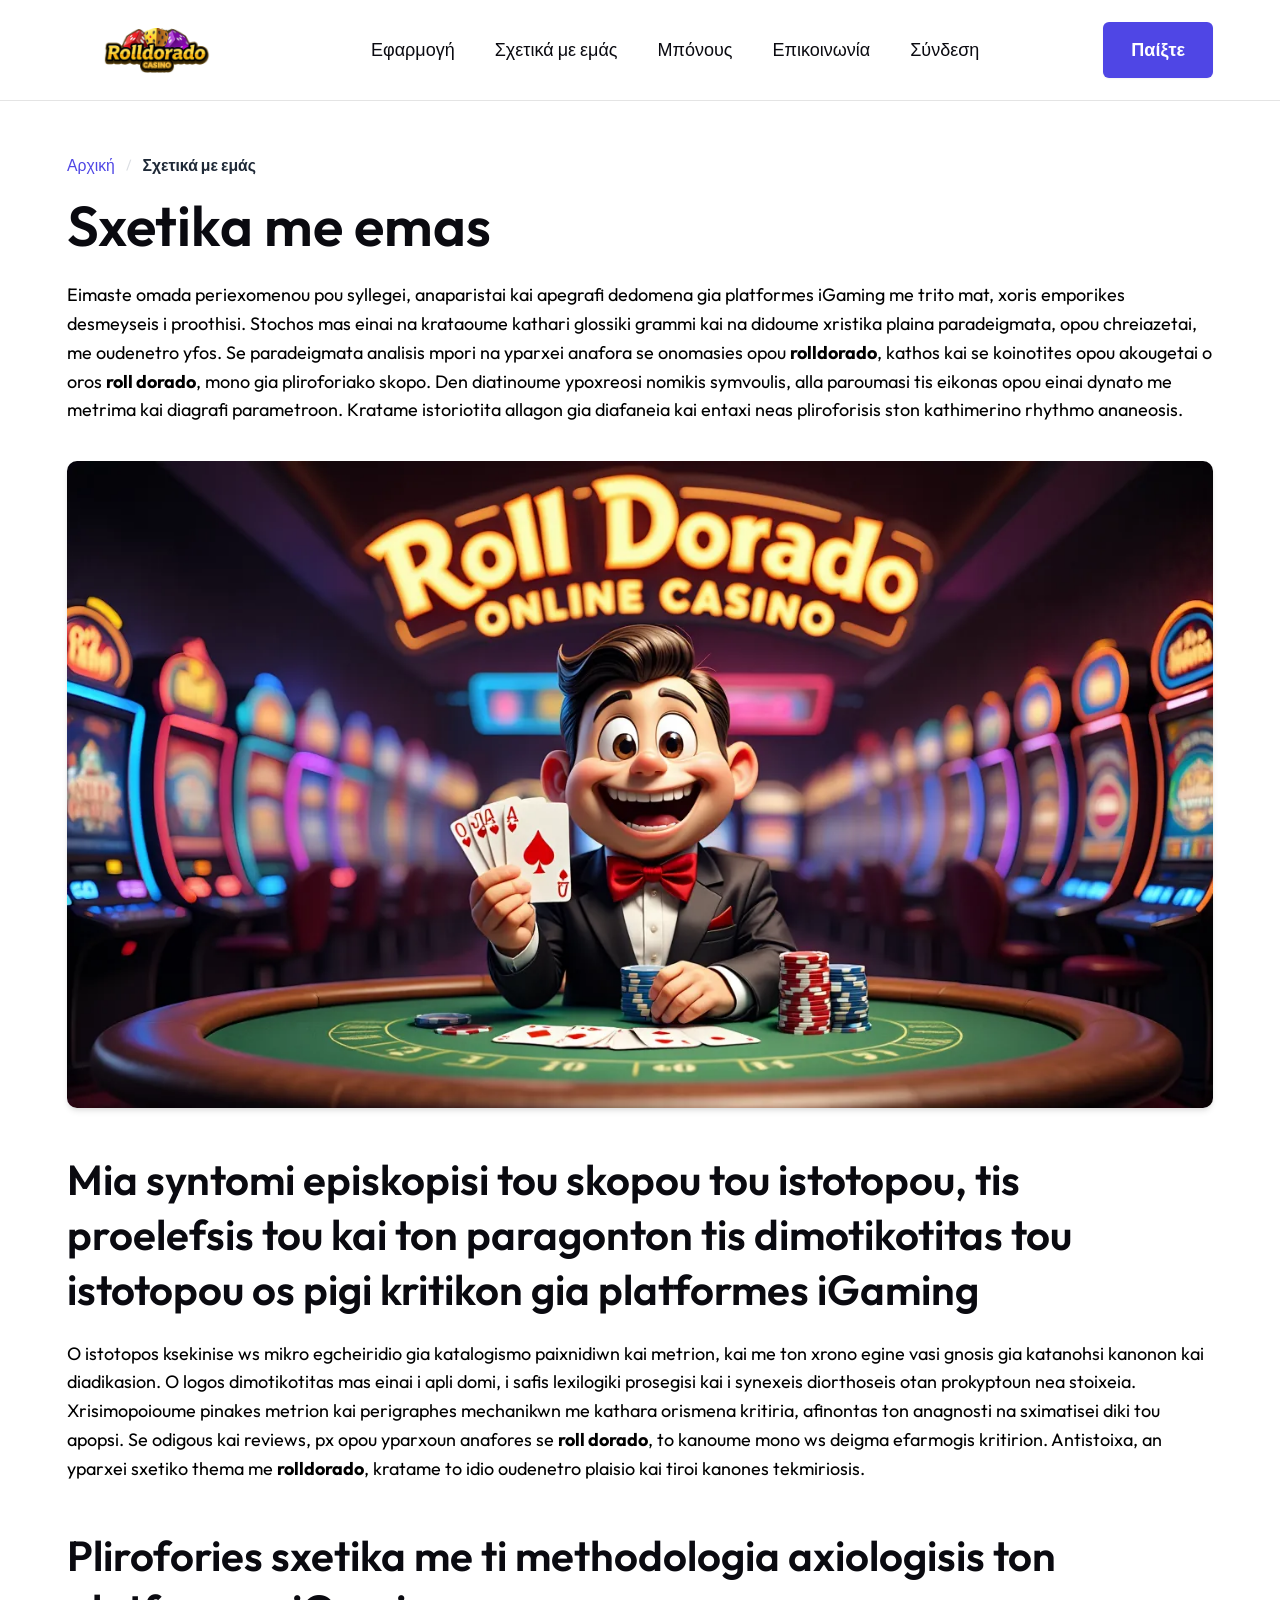
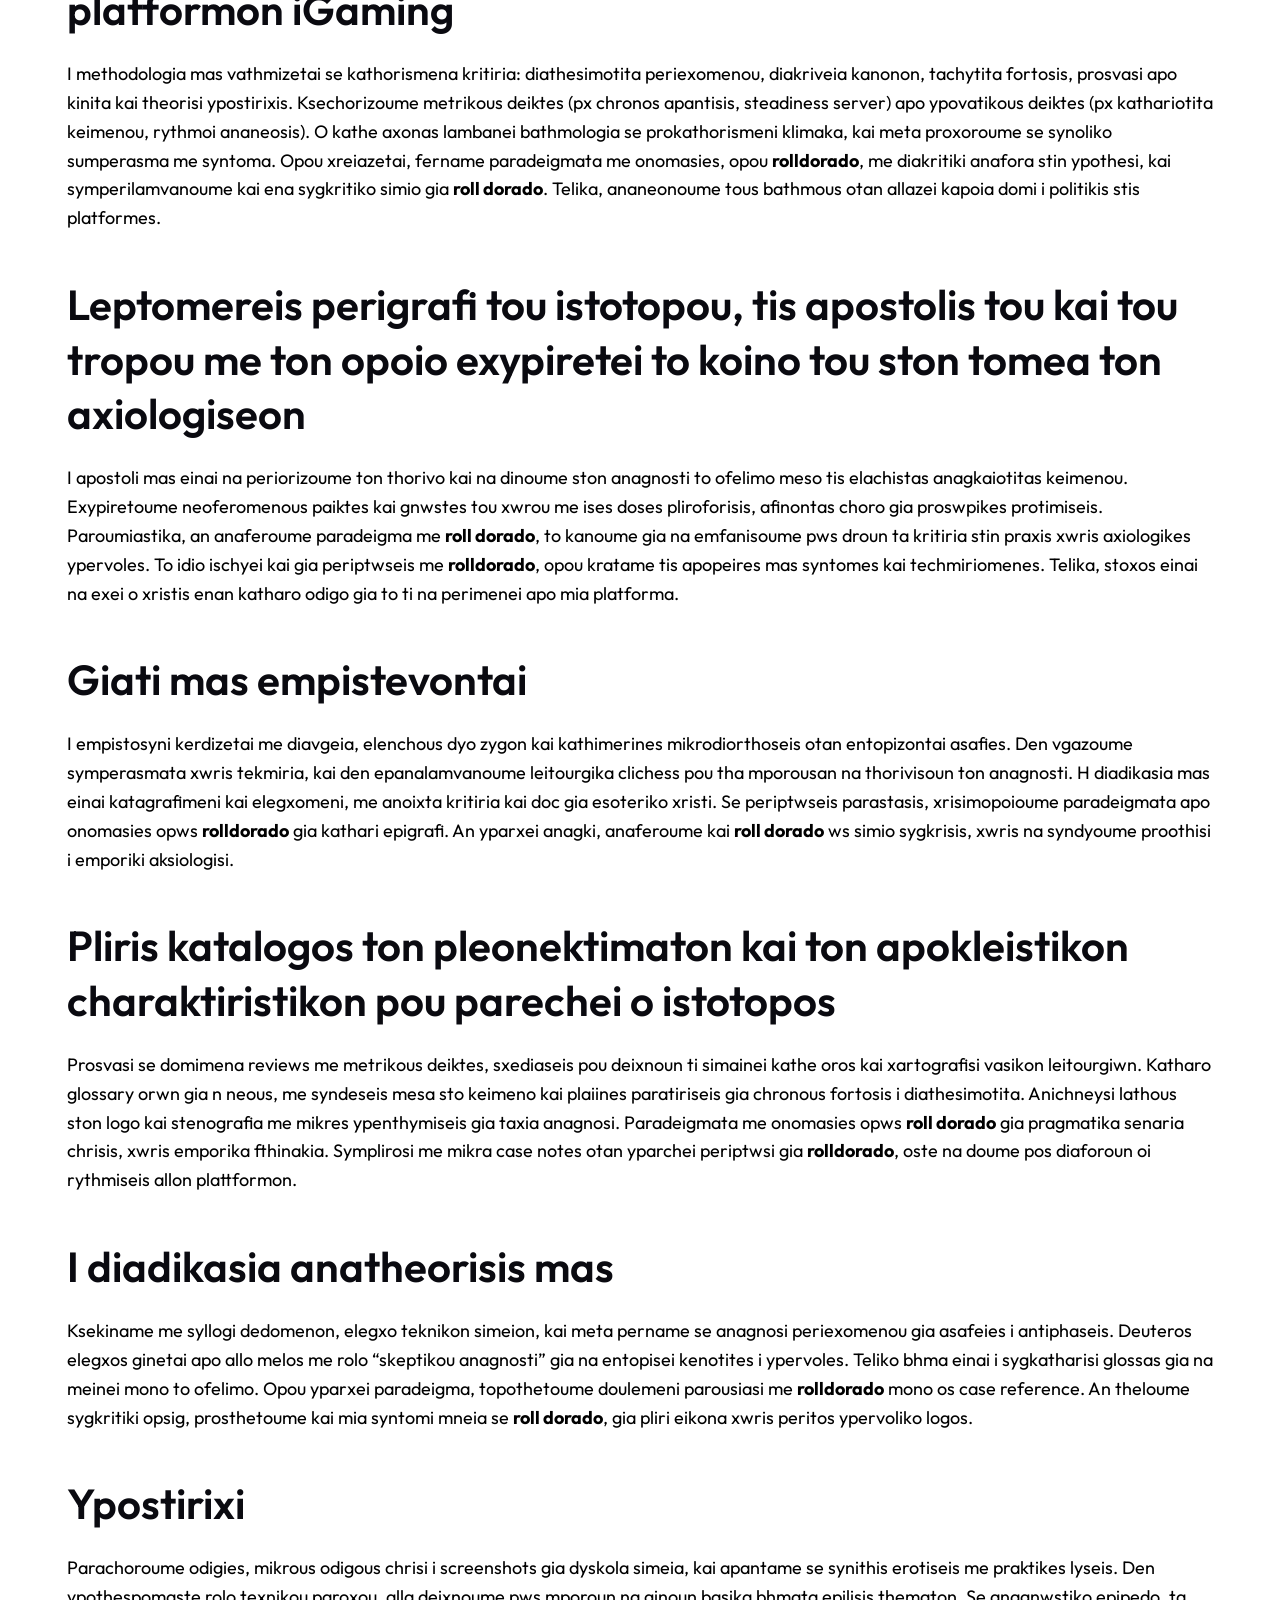
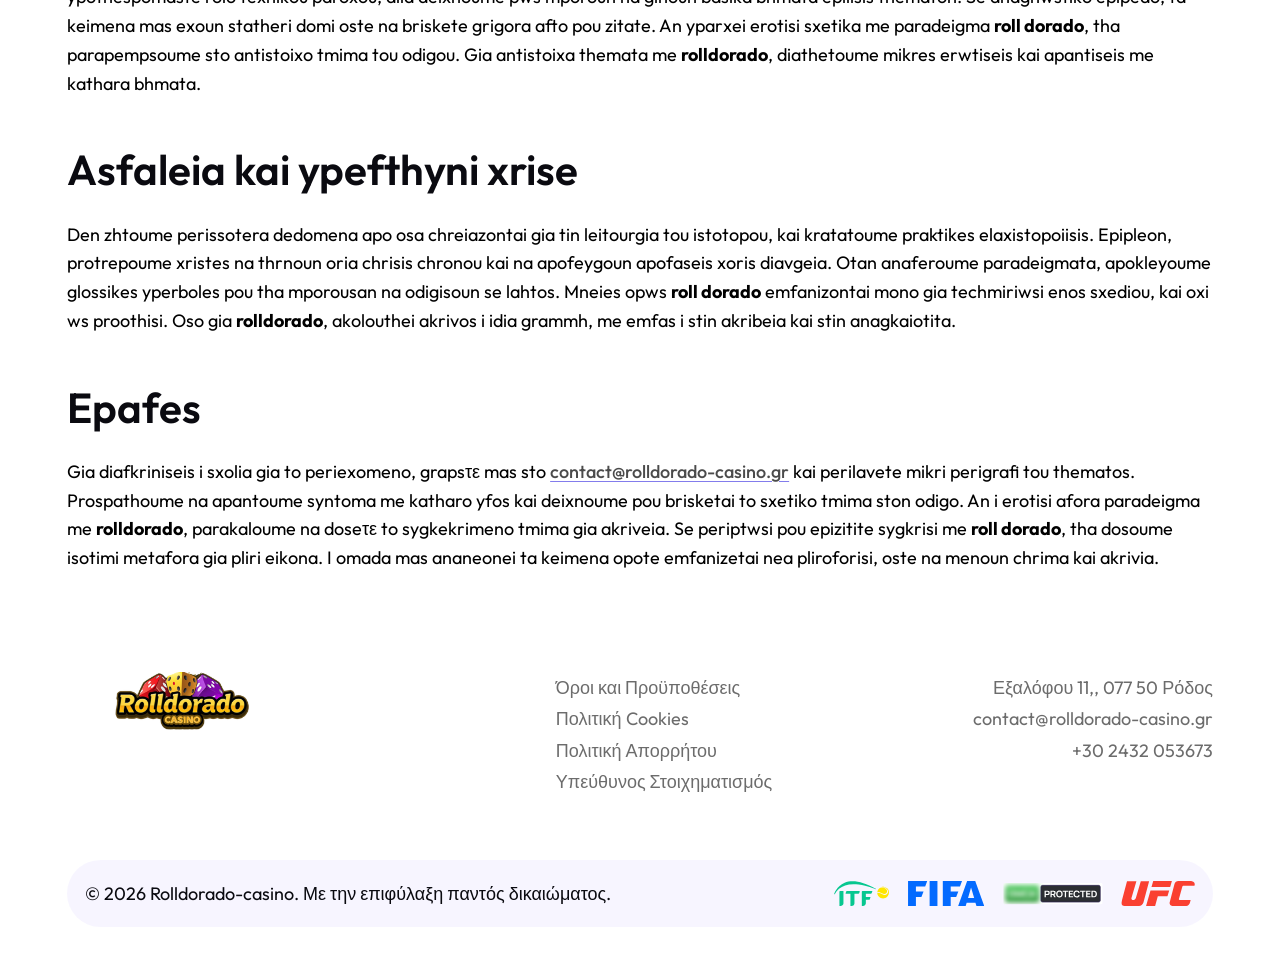
<file: our-history/index.html>
<!DOCTYPE html><html class="no-js_a31c6f92421cba8a" lang="el-gr"><head>
  <meta charset="utf-8">
<meta name="viewport" content="width=device-width, initial-scale=1">
<meta http-equiv="x-ua-compatible" content="ie=edge"> <title>rolldorado: iGaming reviews, platform info &amp; secure practices</title><meta name="description" content="Rolldorado: enimerosi gia platformes iGaming me diafaneia,
methodologia kai asfaleis praktikes chrisis. Epikoinonia:
contact@rolldorado-casino.gr"><meta name="keywords" content="rolldorado, roll dorado"><link rel="canonical" href="https://rolldorado-casino.gr/our-history/"><link rel="icon" type="image/png" sizes="32x32" href="/captures/favicon-32x32.26ec0876a1.png"><link rel="icon" type="image/png" sizes="16x16" href="/captures/favicon-16x16.png"><link rel="apple-touch-icon" sizes="180x180" href="/apple-touch-icon.png"> 
<link rel="shortcut icon" href="/favicon.ico"> 
<meta name="msapplication-TileColor" content="#da532c"> 
<meta name="theme-color" content="#ffffff"> 
<meta property="og:title" content="rolldorado: iGaming reviews, platform info &amp; secure practices">
<meta property="og:description" content="Rolldorado: enimerosi gia platformes iGaming me diafaneia,
methodologia kai asfaleis praktikes chrisis. Epikoinonia:
contact@rolldorado-casino.gr">
<meta property="og:type" content="website">
<meta property="og:url" content="https://rolldorado-casino.gr/our-history/"><meta property="og:image" content="https://rolldorado-casino.gr/captures/logo.942ea40196.png">
<meta name="twitter:card" content="summary_large_image">
<meta name="twitter:title" content="rolldorado: iGaming reviews, platform info &amp; secure practices">
<meta name="twitter:description" content="Rolldorado: enimerosi gia platformes iGaming me diafaneia,
methodologia kai asfaleis praktikes chrisis. Epikoinonia:
contact@rolldorado-casino.gr"><meta name="twitter:image" content="https://rolldorado-casino.gr/captures/logo.942ea40196.png"><link rel="preconnect" href="https://fonts.googleapis.com">
  <link rel="preconnect" href="https://fonts.gstatic.com" crossorigin=""><link href="https://fonts.googleapis.com/css2?family=Inter:wght@400;600;700&amp;family=Poppins:wght@700&amp;display=swap" rel="stylesheet"><meta name="robots" content="index, follow"><script type="application/ld+json">
{
  "@context": "https://schema.org",
  "@graph": [
    {
      "@type": "WebSite",
      "@id": "https:\/\/rolldorado-casino.gr\/#website",
      "url": "https:\/\/rolldorado-casino.gr\/",
      "name": "Rolldorado-casino",
      "potentialAction": {
        "@type": "SearchAction",
        "target": "https:\/\/rolldorado-casino.gr\/search?q={search_term_string}",
        "query-input": "required name=search_term_string"
      },
      "publisher": {
         "@id": "https:\/\/rolldorado-casino.gr\/#organization"
      },
      "inLanguage": "el-GR"
    },
    {
      "@type": "Organization",
      "@id": "https:\/\/rolldorado-casino.gr\/#organization",
      "name": "Rolldorado-casino",
      "url": "https:\/\/rolldorado-casino.gr\/",
      "logo": {
        "@type": "ImageObject",
        "url": "https:\/\/rolldorado-casino.gr\/captures\/logo.png"

      }},{
      "@type": "BreadcrumbList",
      "@id": "https:\/\/rolldorado-casino.gr\/about-us\/#breadcrumb",
      "itemListElement": [{
          "@type": "ListItem",
          "position":  1 ,
          "name": "Αρχική",
          "item": "https:\/\/rolldorado-casino.gr\/"
        },
              {
                "@type": "ListItem",
                "position":  2 ,
                "name": "Rolldorado Casino - Αναλυτικος Οδηγος και Κριτικη",
                "item": "https:\/\/rolldorado-casino.gr\/"
              },
        {
          "@type": "ListItem",
          "position":  3 ,
          "name": "rolldorado: iGaming reviews, platform info \u0026 secure practices"
        }
      ]
    },{"@type": "WebPage",
      "@id": "https:\/\/rolldorado-casino.gr\/about-us\/",
      "url": "https:\/\/rolldorado-casino.gr\/about-us\/",
      "name": "rolldorado: iGaming reviews, platform info \u0026 secure practices",
      "description": "Rolldorado: enimerosi gia platformes iGaming me diafaneia,\nmethodologia kai asfaleis praktikes chrisis. Epikoinonia:\ncontact@rolldorado-casino.gr",
      "inLanguage": "el-GR","datePublished": "2026-07-09T00:00:00Z",
      "dateModified": "2026-07-09T00:00:00Z",
      "isPartOf": {
        "@id": "https:\/\/rolldorado-casino.gr\/#website"
      },"breadcrumb": {
         "@id": "https:\/\/rolldorado-casino.gr\/about-us\/#breadcrumb"
       }}]
}
</script><link rel="stylesheet" href="/stylesheet/bootstrap.min.662cc94c.css">
  <link rel="stylesheet" href="/stylesheet/fontawesome.min.9224754f.css">
  <link rel="stylesheet" href="/stylesheet/animate.fdb10ee7.css">
  <link rel="stylesheet" href="/stylesheet/odometer.6a5f8309.css">
  <link rel="stylesheet" href="/stylesheet/slick.min.5a803462.css">
  
  
  <link rel="stylesheet" href="/stylesheet/style.31c47801c6d0d72ed2a5c82821228aae0c2e79ded20c3f57e30a147ff3dc51f1.9a481f0e.css" integrity="sha384-0KXBVfn+M3Rq9s7ceeUWSUtH//mEdd8QorEAnDosq/TmWzyBZxPk2CMEoxGHtPv9">
  
  <link rel="stylesheet" href="/stylesheet/style.5d82aa0d5315f677f709af838c8047af22db36b3e33fa7e0f8188cf7c692dd08.2a2a2f2e.css" integrity="sha384-CEA00Z3X3PZq4h1Nw2YiFuoVV65u+W3tn8yXM7u0oNZt//SQRy0FJFzrinKILB+Y">
  
</head>

<body>
  
  <div class="cs_preloader cs_white_bg_29bff13aadb6f8f1">
    <div class="cs_preloader_in_9e02213da8120f65 position-relative_8665106d730b5403"><span></span><span></span></div>
  </div>
  

  

<header class="cs_site_header_c042a2f9377489ff cs_style_1_2919be1893198a38 cs_sticky_header">
  
  <div class="cs_main_header_cfa632a013ffe43c cs_fs_18_be882e6b5e52ee8f cs_heading_color_eef34464a90fce71">
    <div class="container"> 
      <div class="cs_main_header_in_66e9f91aeef2149d">

        <div class="cs_main_header_left_5118679f85a5bb72">
          
          <div class="logo_d0029a6edcdb0884">
  <a href="/" title="Rolldorado-casino">
    <img src="/captures/logo.942ea40196.png" title="Rolldorado-casino" alt="Rolldorado-casino" width="200" height="100"></a>
</div>
        </div>

        <div class="cs_main_header_center_b1e45547e9e431ec">
          
          <div class="cs_nav"><ul class="cs_nav_list"><li class="menu-item"><a href="/app/" aria-label="Menu link Εφαρμογή" id="menu-app-main">
                  Εφαρμογή
                </a></li><li class="menu-item"><a href="/our-history/" aria-label="Menu link Σχετικά με εμάς" id="menu-about-us-main">
                  Σχετικά με εμάς
                </a></li><li class="menu-item"><a href="/bonus/" aria-label="Menu link Μπόνους" id="menu-bonus-main">
                  Μπόνους
                </a></li><li class="menu-item"><a href="/support/" aria-label="Menu link Επικοινωνία" id="menu-contacts-main">
                  Επικοινωνία
                </a></li><li class="menu-item"><a href="/login/" aria-label="Menu link Σύνδεση" id="menu-login-main">
                  Σύνδεση
                </a></li></ul></div></div>
         <div class="header-controls_6a9f819328f8766a">
            <a class="button play-button" title="Παίξτε">Παίξτε</a> 
            
        </div>

      </div>
    </div>
  </div>
  
  <hr>
</header>




  
  

  
  <main id="content" role="main">
    <div class="container single-page_dc9976b2c77a504a"><nav aria-label="breadcrumb" class="breadcrumbs_3f233d8f4ad55e17">
  <ol class="breadcrumb-list_bfd242ab04d03b39" itemscope="" itemtype="https://schema.org/ListItem"><li class="breadcrumb-item_538ea3aee0296ddd" itemprop="itemListElement" itemscope="" itemtype="https://schema.org/ListItem"><a itemprop="item" href="/">
        <span itemprop="name">Αρχική</span>
      </a>
      <meta itemprop="position" content="1">
    </li><li class="breadcrumb-item_538ea3aee0296ddd active" aria-current="page" itemprop="itemListElement" itemscope="" itemtype="https://schema.org/ListItem">
      <span itemprop="name">Σχετικά με εμάς</span>
      <meta itemprop="position" content="2">
    </li>
  </ol>
</nav><div class="content-area_8362ce3791d70861"><h1 id="sxetika-me-emas">Sxetika me emas</h1>
<p>Eimaste omada periexomenou pou syllegei, anaparistai kai apegrafi
dedomena gia platformes iGaming me trito mat, xoris emporikes desmeyseis
i proothisi. Stochos mas einai na krataoume kathari glossiki grammi kai
na didoume xristika plaina paradeigmata, opou chreiazetai, me oudenetro
yfos. Se paradeigmata analisis mpori na yparxei anafora se onomasies
opou <strong>rolldorado</strong>, kathos kai se koinotites opou akougetai o oros
<strong>roll dorado</strong>, mono gia pliroforiako skopo. Den diatinoume ypoxreosi
nomikis symvoulis, alla paroumasi tis eikonas opou einai dynato me
metrima kai diagrafi parametroon. Kratame istoriotita allagon gia
diafaneia kai entaxi neas pliroforisis ston kathimerino rhythmo
ananeosis.</p>
<p><img src="/captures/doc_eeat_f5e0a86606/eeat-1.d63b1de8f0.webp" alt="rolldorado" title="rolldorado" loading="lazy"></p>
<h2 id="mia-syntomi-episkopisi-tou-skopou-tou-istotopou-tis-proelefsis-tou-kai-ton-paragonton-tis-dimotikotitas-tou-istotopou-os-pigi-kritikon-gia-platformes-igaming">Mia syntomi episkopisi tou skopou tou istotopou, tis proelefsis tou kai ton paragonton tis dimotikotitas tou istotopou os pigi kritikon gia platformes iGaming</h2>
<p>O istotopos ksekinise ws mikro egcheiridio gia katalogismo paixnidiwn
kai metrion, kai me ton xrono egine vasi gnosis gia katanohsi kanonon
kai diadikasion. O logos dimotikotitas mas einai i apli domi, i safis
lexilogiki prosegisi kai i synexeis diorthoseis otan prokyptoun nea
stoixeia. Xrisimopoioume pinakes metrion kai perigraphes mechanikwn me
kathara orismena kritiria, afinontas ton anagnosti na sximatisei diki
tou apopsi. Se odigous kai reviews, px opou yparxoun anafores se <strong>roll
dorado</strong>, to kanoume mono ws deigma efarmogis kritirion. Antistoixa, an
yparxei sxetiko thema me <strong>rolldorado</strong>, kratame to idio oudenetro
plaisio kai tiroi kanones tekmiriosis.</p>
<h2 id="plirofories-sxetika-me-ti-methodologia-axiologisis-ton-platformon-igaming">Plirofories sxetika me ti methodologia axiologisis ton platformon iGaming</h2>
<p>I methodologia mas vathmizetai se kathorismena kritiria: diathesimotita
periexomenou, diakriveia kanonon, tachytita fortosis, prosvasi apo
kinita kai theorisi ypostirixis. Ksechorizoume metrikous deiktes (px
chronos apantisis, steadiness server) apo ypovatikous deiktes (px
kathariotita keimenou, rythmoi ananeosis). O kathe axonas lambanei
bathmologia se prokathorismeni klimaka, kai meta proxoroume se synoliko
sumperasma me syntoma. Opou xreiazetai, fername paradeigmata me
onomasies, opou <strong>rolldorado</strong>, me diakritiki anafora stin ypothesi, kai
symperilamvanoume kai ena sygkritiko simio gia <strong>roll dorado</strong>. Telika,
ananeonoume tous bathmous otan allazei kapoia domi i politikis stis
platformes.</p>
<h2 id="leptomereis-perigrafi-tou-istotopou-tis-apostolis-tou-kai-tou-tropou-me-ton-opoio-exypiretei-to-koino-tou-ston-tomea-ton-axiologiseon">Leptomereis perigrafi tou istotopou, tis apostolis tou kai tou tropou me ton opoio exypiretei to koino tou ston tomea ton axiologiseon</h2>
<p>I apostoli mas einai na periorizoume ton thorivo kai na dinoume ston
anagnosti to ofelimo meso tis elachistas anagkaiotitas keimenou.
Exypiretoume neoferomenous paiktes kai gnwstes tou xwrou me ises doses
pliroforisis, afinontas choro gia proswpikes protimiseis. Paroumiastika,
an anaferoume paradeigma me <strong>roll dorado</strong>, to kanoume gia na
emfanisoume pws droun ta kritiria stin praxis xwris axiologikes
ypervoles. To idio ischyei kai gia periptwseis me <strong>rolldorado</strong>, opou
kratame tis apopeires mas syntomes kai techmiriomenes. Telika, stoxos
einai na exei o xristis enan katharo odigo gia to ti na perimenei apo
mia platforma.</p>
<h2 id="giati-mas-empistevontai">Giati mas empistevontai</h2>
<p>I empistosyni kerdizetai me diavgeia, elenchous dyo zygon kai
kathimerines mikrodiorthoseis otan entopizontai asafies. Den vgazoume
symperasmata xwris tekmiria, kai den epanalamvanoume leitourgika
clichess pou tha mporousan na thorivisoun ton anagnosti. H diadikasia
mas einai katagrafimeni kai elegxomeni, me anoixta kritiria kai doc gia
esoteriko xristi. Se periptwseis parastasis, xrisimopoioume paradeigmata
apo onomasies opws <strong>rolldorado</strong> gia kathari epigrafi. An yparxei
anagki, anaferoume kai <strong>roll dorado</strong> ws simio sygkrisis, xwris na
syndyoume proothisi i emporiki aksiologisi.</p>
<h2 id="pliris-katalogos-ton-pleonektimaton-kai-ton-apokleistikon-charaktiristikon-pou-parechei-o-istotopos">Pliris katalogos ton pleonektimaton kai ton apokleistikon charaktiristikon pou parechei o istotopos</h2>
<p>Prosvasi se domimena reviews me metrikous deiktes, sxediaseis pou
deixnoun ti simainei kathe oros kai xartografisi vasikon leitourgiwn.
Katharo glossary orwn gia n neous, me syndeseis mesa sto keimeno kai
plaiines paratiriseis gia chronous fortosis i diathesimotita. Anichneysi
lathous ston logo kai stenografia me mikres ypenthymiseis gia taxia
anagnosi. Paradeigmata me onomasies opws <strong>roll dorado</strong> gia pragmatika
senaria chrisis, xwris emporika fthinakia. Symplirosi me mikra case
notes otan yparchei periptwsi gia <strong>rolldorado</strong>, oste na doume pos
diaforoun oi rythmiseis allon plattformon.</p>
<h2 id="i-diadikasia-anatheorisis-mas">I diadikasia anatheorisis mas</h2>
<p>Ksekiname me syllogi dedomenon, elegxo teknikon simeion, kai meta
pername se anagnosi periexomenou gia asafeies i antiphaseis. Deuteros
elegxos ginetai apo allo melos me rolo “skeptikou anagnosti” gia na
entopisei kenotites i ypervoles. Teliko bhma einai i sygkatharisi
glossas gia na meinei mono to ofelimo. Opou yparxei paradeigma,
topothetoume doulemeni parousiasi me <strong>rolldorado</strong> mono os case
reference. An theloume sygkritiki opsig, prosthetoume kai mia syntomi
mneia se <strong>roll dorado</strong>, gia pliri eikona xwris peritos ypervoliko
logos.</p>
<h2 id="ypostirixi">Ypostirixi</h2>
<p>Parachoroume odigies, mikrous odigous chrisi i screenshots gia dyskola
simeia, kai apantame se synithis erotiseis me praktikes lyseis. Den
ypothespomaste rolo texnikou paroxou, alla deixnoume pws mporoun na
ginoun basika bhmata epilisis thematon. Se anagnwstiko epipedo, ta
keimena mas exoun statheri domi oste na briskete grigora afto pou
zitate. An yparxei erotisi sxetika me paradeigma <strong>roll dorado</strong>, tha
parapempsoume sto antistoixo tmima tou odigou. Gia antistoixa themata me
<strong>rolldorado</strong>, diathetoume mikres erwtiseis kai apantiseis me kathara
bhmata.</p>
<h2 id="asfaleia-kai-ypefthyni-xrise">Asfaleia kai ypefthyni xrise</h2>
<p>Den zhtoume perissotera dedomena apo osa chreiazontai gia tin leitourgia
tou istotopou, kai kratatoume praktikes elaxistopoiisis. Epipleon,
protrepoume xristes na thrnoun oria chrisis chronou kai na apofeygoun
apofaseis xoris diavgeia. Otan anaferoume paradeigmata, apokleyoume
glossikes yperboles pou tha mporousan na odigisoun se lahtos. Mneies
opws <strong>roll dorado</strong> emfanizontai mono gia techmiriwsi enos sxediou, kai
oxi ws proothisi. Oso gia <strong>rolldorado</strong>, akolouthei akrivos i idia
grammh, me emfas i stin akribeia kai stin anagkaiotita.</p>
<h2 id="epafes">Epafes</h2>
<p>Gia diafkriniseis i sxolia gia to periexomeno, grapsτε mas sto
<a href="mailto:contact@rolldorado-casino.gr">contact@rolldorado-casino.gr</a> kai perilavete mikri perigrafi tou
thematos. Prospathoume na apantoume syntoma me katharo yfos kai
deixnoume pou brisketai to sxetiko tmima ston odigo. An i erotisi afora
paradeigma me <strong>rolldorado</strong>, parakaloume na doseτε to sygkekrimeno
tmima gia akriveia. Se periptwsi pou epizitite sygkrisi me <strong>roll
dorado</strong>, tha dosoume isotimi metafora gia pliri eikona. I omada mas
ananeonei ta keimena opote emfanizetai nea pliroforisi, oste na menoun
chrima kai akrivia.</p>
</div></div>
  </main>

  <footer class="cs_footer_ed22adad5f9cee3f style_1_9546709b17faf00c type_1_32ea1eeed865b500">
  <div class="container">
    <div class="cs_footer_main_3e29b5ef5f77179d">
      <div class="row cs_gap_y_30_d0f8c9b2248bf2f4">
        <div class="col-xl-5_d03d7a5d0eb419ee col-lg-4_5b4eb4dc12d91fc2 col-md-7_0867816f7f83e52b">
          <div class="cs_footer_widget_b7ba1ac409cc68aa cs_text_widget_e6b952f87fc8a97b">
            <div class="cs_brand_404de97ad31550a1 cs_mb_10_e5cd2c177a118d3b wow fadeInUp_edb6b1ce6d33e3c7" data-wow-delay="0.1s">
              <a href="/" title="Rolldorado-casino" class="footer-logo-link_1485d16c90639370">
  <img src="/captures/logo.942ea40196.png" title="Rolldorado-casino" alt="Rolldorado-casino" width="150" height="50" loading="lazy">
</a>
            </div>
          </div>
        </div>
        <div class="col-xl-3_5ada8d98b27ff497 col-lg-3_c286f18e63063a97 col-md-7_0867816f7f83e52b">
          <div class="cs_footer_widget_b7ba1ac409cc68aa cs_help_widget_2867d60571dcf381"><ul class="cs_footer_medu_6737c7d393f684ab cs_mp_0_430f282c8593b68a"><li><a href="/terms-and-conditions/" aria-label="Όροι και Προϋποθέσεις page link">Όροι και Προϋποθέσεις</a></li><li><a href="/cookie-policy/" aria-label="Πολιτική Cookies page link">Πολιτική Cookies</a></li><li><a href="/privacy-policy/" aria-label="Πολιτική Απορρήτου page link">Πολιτική Απορρήτου</a></li><li><a href="/responsible-gambling/" aria-label="Υπεύθυνος Στοιχηματισμός page link">Υπεύθυνος Στοιχηματισμός</a></li></ul></div>
        </div>
        <div class="col-xl-4_8ab6eb6fa77cb909 col-lg-3_c286f18e63063a97 col-md-4_5c3d0bd7d1101904 offset-md-1_1ed45f7e0e5e532a offset-lg-0_ab1e2cba8a155aa5 text-start_1165bbc94428c93c text-md-end_2ef769a29c40bbea">
          <div class="cs_footer_widget_b7ba1ac409cc68aa cs_contact_widget_8f6c81ccad70c01d">
            <ul class="cs_footer_medu_6737c7d393f684ab cs_mp_0_430f282c8593b68a"><li><a href="https://www.google.com/maps/search/?api=1&amp;query=%CE%95%CE%BE%CE%B1%CE%BB%CF%8C%CF%86%CE%BF%CF%85+11%2C%2C+077+50+%CE%A1%CF%8C%CE%B4%CE%BF%CF%82" aria-label="Email send link">Εξαλόφου 11,, 077 50 Ρόδος</a></li><li><a href="mailto:contact@rolldorado-casino.gr" aria-label="Email send link">contact@rolldorado-casino.gr</a></li><li><a href="tel:tel:+302432053673" aria-label="Phone call link">+30 2432 053673</a></li></ul>
          </div>
        </div>

      </div>
    </div>
    <div class="cs_height_62_008e3d4f95411356 cs_height_lg_40_6e5f836a86ef430f"></div>
    <div class="cs_footer_bottom_377bc097b8c9c257 cs_gray_bg_2_53273332ca94f4fa cs_radius_50_c63b45c96eec7d6a d-flex p-3_69570dee0bc9e84a align-items-center_be99150bdb68b020 mb-4_3895caaf04917146">
      <div class="cs_footer_text_d23a4c6298194805 cs_heading_color_eef34464a90fce71"><span class="copyright_c6783a09cd5f815a">© 2026 Rolldorado-casino. Με την επιφύλαξη παντός δικαιώματος.</span></div>
      <div class="footer-casino-logos_8fa261269fa7c613"><div class="casino-logo-gallery_150adb0d56196863">
    <div class="logo-items_7e208fededdc138e"><div class="casino-logo-item_40b740eb03e8d167">
          <img src="/captures/casino-logos_7a2015af5c/itf.9d5f21bcbb.svg" title="Rolldorado-casino" alt="Rolldorado-casino" loading="lazy" width="120" height="45" style="max-height: 40px; width: auto;"></div><div class="casino-logo-item_40b740eb03e8d167">
          <img src="/captures/casino-logos_7a2015af5c/fifa.8fe651b826.svg" title="Rolldorado-casino" alt="Rolldorado-casino" loading="lazy" width="120" height="45" style="max-height: 40px; width: auto;"></div><div class="casino-logo-item_40b740eb03e8d167">
          <img src="/captures/casino-logos_7a2015af5c/protected.f071df4b7a.svg" title="Rolldorado-casino" alt="Rolldorado-casino" loading="lazy" width="120" height="45" style="max-height: 40px; width: auto;"></div><div class="casino-logo-item_40b740eb03e8d167">
          <img src="/captures/casino-logos_7a2015af5c/ufc.6f2dc13b9a.svg" title="Rolldorado-casino" alt="Rolldorado-casino" loading="lazy" width="120" height="45" style="max-height: 40px; width: auto;"></div></div>
  </div></div>
    </div>
  </div>

</footer>

  
  
  <button type="button" aria-label="Scroll to top button" class="cs_scrollup cs_purple_bg_565a88ea1e08b784 cs_white_color_99b0216b1cfaf264 cs_radius_100_17f61f84759817c0">
    <svg width="20" height="20" viewBox="0 0 20 20" fill="none" xmlns="http://www.w3.org/2000/svg">
      <path d="M0 10L1.7625 11.7625L8.75 4.7875V20H11.25V4.7875L18.225 11.775L20 10L10 0L0 10Z" fill="currentColor"></path>
    </svg>
  </button>
  

  
  
  <script src="/javascript/jquery.min.fa4965fc.js"></script>
  <script src="/javascript/wow.min.750a29a7.js"></script>
  <script src="/javascript/jquery.slick.min.82224db8.js"></script>
  <script src="/javascript/odometer.d2ffe460.js"></script>
  
  
  
    
    <script src="/javascript/main.64feeb02f4f5949dccfc3dfb05a407476bfee73e4bf2048636471bf489984dac.09710ab9.js" integrity="sha384-cj4qa/jdhYsLskyqKZsCURPCmdYRtUuqraDu2XhEpQ5aRzWdHaaSqzHTjfXS5Fa5" defer=""></script>
  
  
  
  
  
  <script src="/app.0e24552615ffa1409141c90a6d6ec017d13fa67e39c1ea9654c3ec1a2da6f43e.js" integrity="sha384-ZwYc5VyCN7NAnmeEiM/9ujIlGTFYnIEK+L6fBUbsoNt4EFAG8llsas+RBj021oOT" defer=""></script>


</body></html>
</file>
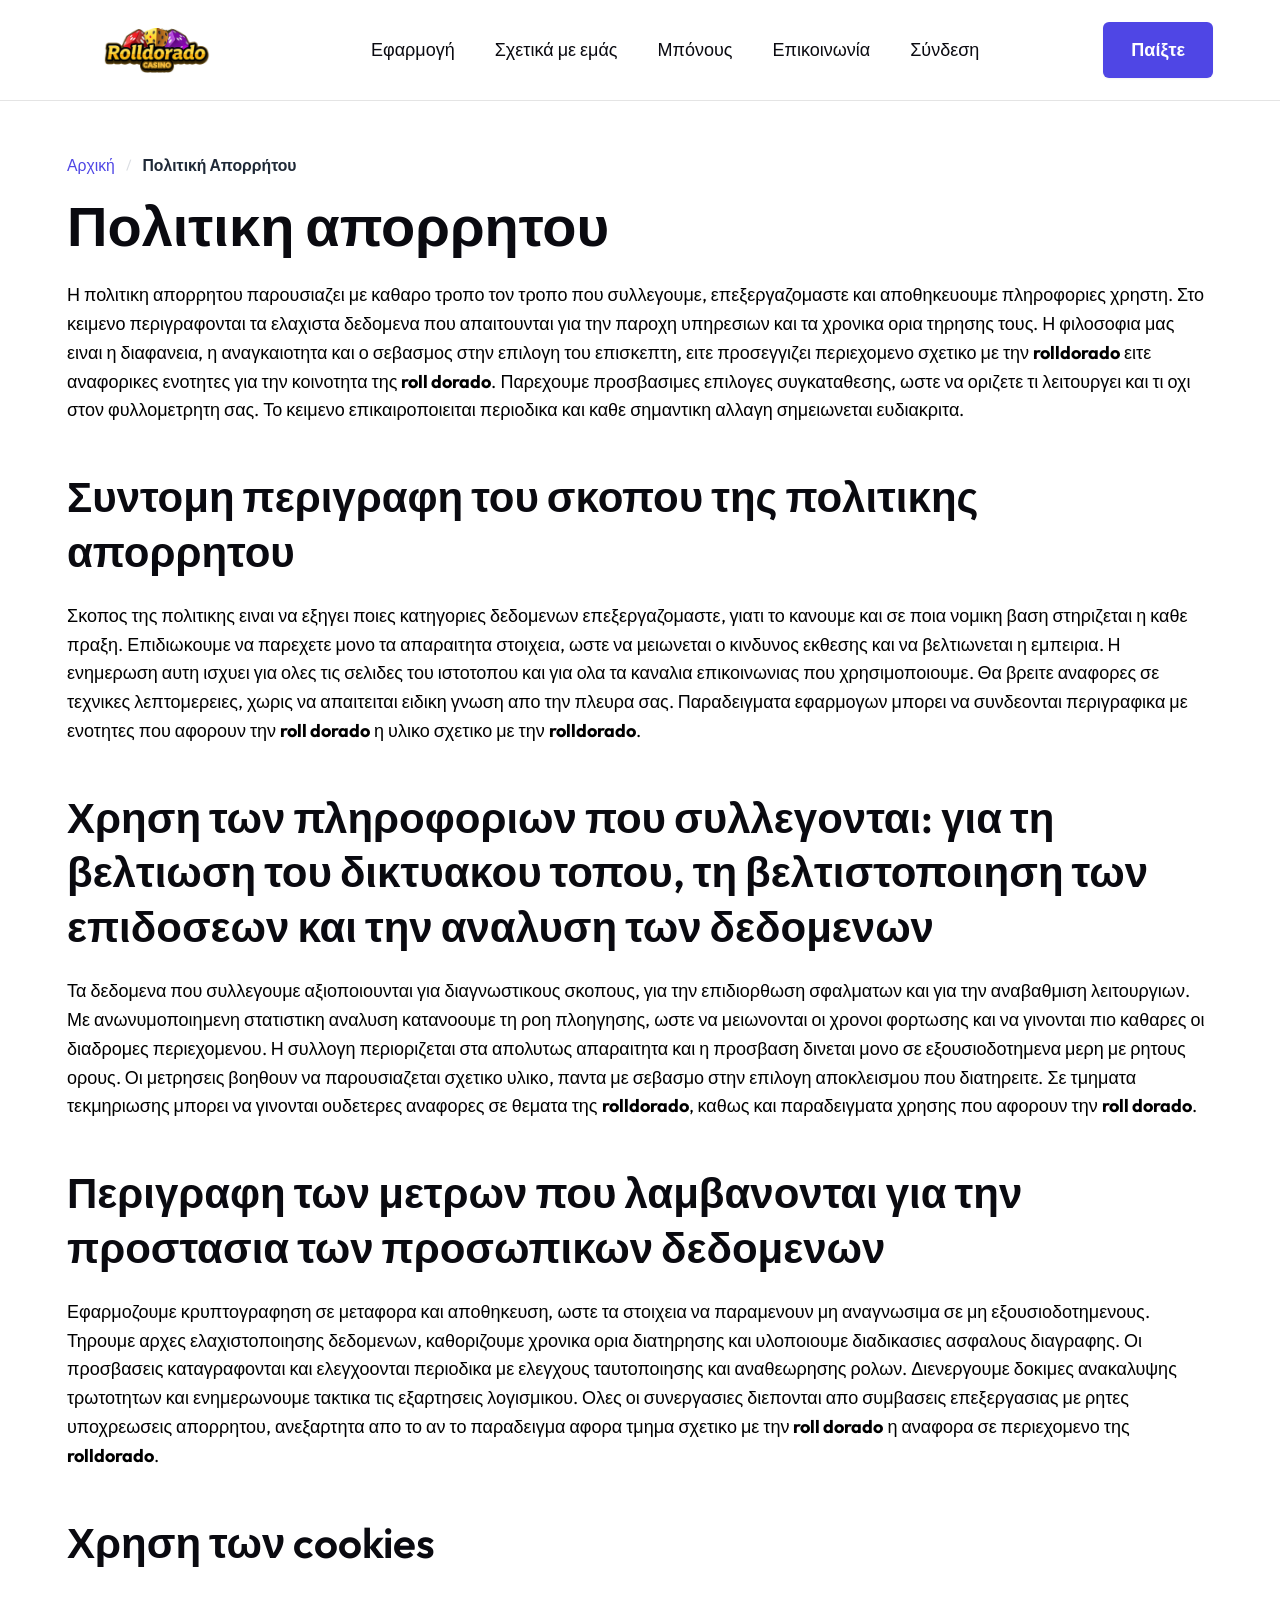
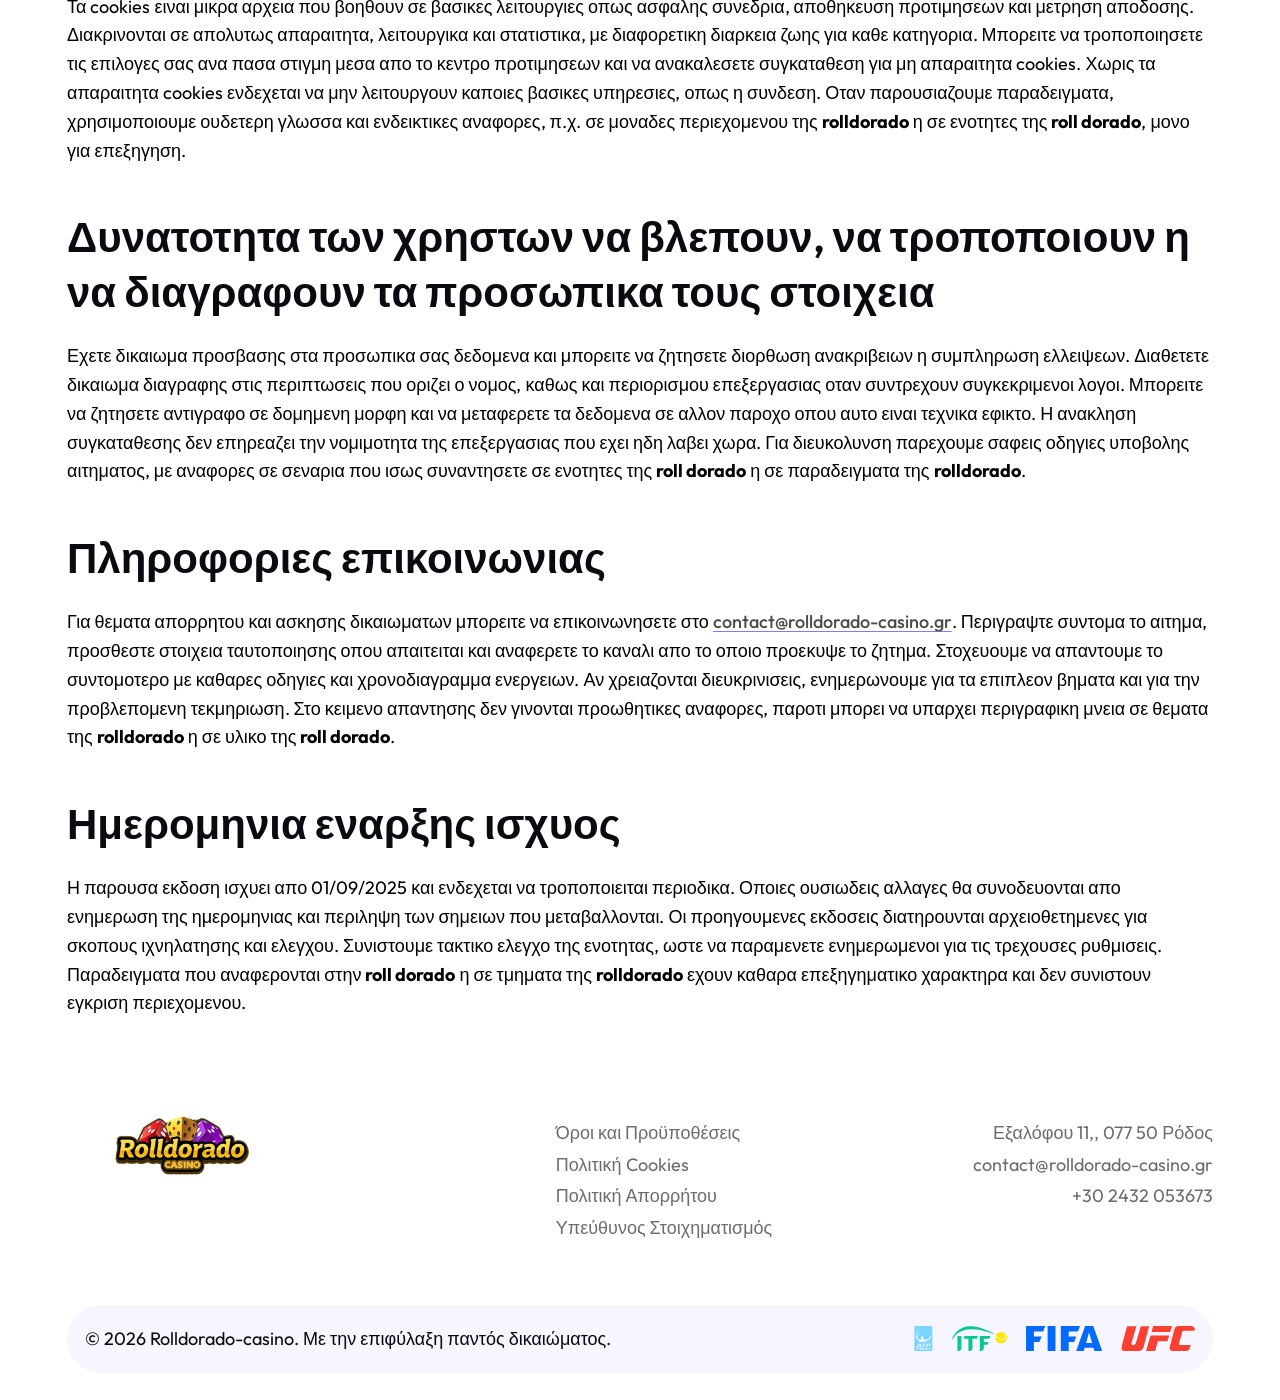
<file: privacy-policy/index.html>
<!DOCTYPE html><html class="no-js_a31c6f92421cba8a" lang="el-gr"><head>
  <meta charset="utf-8">
<meta name="viewport" content="width=device-width, initial-scale=1">
<meta http-equiv="x-ua-compatible" content="ie=edge"> <title>rolldorado - Πολιτική Απορρήτου: Αρχές Χρήσης &amp; Δικαιώματα</title><meta name="description" content="rolldorado - Μάθετε για τον χειρισμό των δεδομένων σας, τη χρήση cookies, τα δικαιώματά σας βάσει της νομοθεσίας και πώς να επικοινωνήσετε μαζί μας για"><meta name="keywords" content="rolldorado, roll dorado"><link rel="canonical" href="https://rolldorado-casino.gr/privacy-policy/"><link rel="icon" type="image/png" sizes="32x32" href="/captures/favicon-32x32.26ec0876a1.png"><link rel="icon" type="image/png" sizes="16x16" href="/captures/favicon-16x16.png"><link rel="apple-touch-icon" sizes="180x180" href="/apple-touch-icon.png"> 
<link rel="shortcut icon" href="/favicon.ico"> 
<meta name="msapplication-TileColor" content="#da532c"> 
<meta name="theme-color" content="#ffffff"> 
<meta property="og:title" content="rolldorado - Πολιτική Απορρήτου: Αρχές Χρήσης &amp; Δικαιώματα">
<meta property="og:description" content="rolldorado - Μάθετε για τον χειρισμό των δεδομένων σας, τη χρήση cookies, τα δικαιώματά σας βάσει της νομοθεσίας και πώς να επικοινωνήσετε μαζί μας για">
<meta property="og:type" content="website">
<meta property="og:url" content="https://rolldorado-casino.gr/privacy-policy/"><meta property="og:image" content="https://rolldorado-casino.gr/captures/logo.942ea40196.png">
<meta name="twitter:card" content="summary_large_image">
<meta name="twitter:title" content="rolldorado - Πολιτική Απορρήτου: Αρχές Χρήσης &amp; Δικαιώματα">
<meta name="twitter:description" content="rolldorado - Μάθετε για τον χειρισμό των δεδομένων σας, τη χρήση cookies, τα δικαιώματά σας βάσει της νομοθεσίας και πώς να επικοινωνήσετε μαζί μας για"><meta name="twitter:image" content="https://rolldorado-casino.gr/captures/logo.942ea40196.png"><link rel="preconnect" href="https://fonts.googleapis.com">
  <link rel="preconnect" href="https://fonts.gstatic.com" crossorigin=""><link href="https://fonts.googleapis.com/css2?family=Inter:wght@400;600;700&amp;family=Poppins:wght@700&amp;display=swap" rel="stylesheet"><meta name="robots" content="index, follow"><script type="application/ld+json">
{
  "@context": "https://schema.org",
  "@graph": [
    {
      "@type": "WebSite",
      "@id": "https:\/\/rolldorado-casino.gr\/#website",
      "url": "https:\/\/rolldorado-casino.gr\/",
      "name": "Rolldorado-casino",
      "potentialAction": {
        "@type": "SearchAction",
        "target": "https:\/\/rolldorado-casino.gr\/search?q={search_term_string}",
        "query-input": "required name=search_term_string"
      },
      "publisher": {
         "@id": "https:\/\/rolldorado-casino.gr\/#organization"
      },
      "inLanguage": "el-GR"
    },
    {
      "@type": "Organization",
      "@id": "https:\/\/rolldorado-casino.gr\/#organization",
      "name": "Rolldorado-casino",
      "url": "https:\/\/rolldorado-casino.gr\/",
      "logo": {
        "@type": "ImageObject",
        "url": "https:\/\/rolldorado-casino.gr\/captures\/logo.png"

      }},{
      "@type": "BreadcrumbList",
      "@id": "https:\/\/rolldorado-casino.gr\/privacy-policy\/#breadcrumb",
      "itemListElement": [{
          "@type": "ListItem",
          "position":  1 ,
          "name": "Αρχική",
          "item": "https:\/\/rolldorado-casino.gr\/"
        },
              {
                "@type": "ListItem",
                "position":  2 ,
                "name": "Rolldorado Casino - Αναλυτικος Οδηγος και Κριτικη",
                "item": "https:\/\/rolldorado-casino.gr\/"
              },
        {
          "@type": "ListItem",
          "position":  3 ,
          "name": "rolldorado - Πολιτική Απορρήτου: Αρχές Χρήσης \u0026 Δικαιώματα"
        }
      ]
    },{"@type": "WebPage",
      "@id": "https:\/\/rolldorado-casino.gr\/privacy-policy\/",
      "url": "https:\/\/rolldorado-casino.gr\/privacy-policy\/",
      "name": "rolldorado - Πολιτική Απορρήτου: Αρχές Χρήσης \u0026 Δικαιώματα",
      "description": "rolldorado - Μάθετε για τον χειρισμό των δεδομένων σας, τη χρήση cookies, τα δικαιώματά σας βάσει της νομοθεσίας και πώς να επικοινωνήσετε μαζί μας για",
      "inLanguage": "el-GR","datePublished": "2026-07-10T00:00:00Z",
      "dateModified": "2026-07-10T00:00:00Z",
      "isPartOf": {
        "@id": "https:\/\/rolldorado-casino.gr\/#website"
      },"breadcrumb": {
         "@id": "https:\/\/rolldorado-casino.gr\/privacy-policy\/#breadcrumb"
       }}]
}
</script><link rel="stylesheet" href="/stylesheet/bootstrap.min.662cc94c.css">
  <link rel="stylesheet" href="/stylesheet/fontawesome.min.9224754f.css">
  <link rel="stylesheet" href="/stylesheet/animate.fdb10ee7.css">
  <link rel="stylesheet" href="/stylesheet/odometer.6a5f8309.css">
  <link rel="stylesheet" href="/stylesheet/slick.min.5a803462.css">
  
  
  <link rel="stylesheet" href="/stylesheet/style.31c47801c6d0d72ed2a5c82821228aae0c2e79ded20c3f57e30a147ff3dc51f1.9a481f0e.css" integrity="sha384-0KXBVfn+M3Rq9s7ceeUWSUtH//mEdd8QorEAnDosq/TmWzyBZxPk2CMEoxGHtPv9">
  
  <link rel="stylesheet" href="/stylesheet/style.5d82aa0d5315f677f709af838c8047af22db36b3e33fa7e0f8188cf7c692dd08.2a2a2f2e.css" integrity="sha384-CEA00Z3X3PZq4h1Nw2YiFuoVV65u+W3tn8yXM7u0oNZt//SQRy0FJFzrinKILB+Y">
  
</head>

<body>
  
  <div class="cs_preloader cs_white_bg_29bff13aadb6f8f1">
    <div class="cs_preloader_in_9e02213da8120f65 position-relative_8665106d730b5403"><span></span><span></span></div>
  </div>
  

  

<header class="cs_site_header_c042a2f9377489ff cs_style_1_2919be1893198a38 cs_sticky_header">
  
  <div class="cs_main_header_cfa632a013ffe43c cs_fs_18_be882e6b5e52ee8f cs_heading_color_eef34464a90fce71">
    <div class="container"> 
      <div class="cs_main_header_in_66e9f91aeef2149d">

        <div class="cs_main_header_left_5118679f85a5bb72">
          
          <div class="logo_d0029a6edcdb0884">
  <a href="/" title="Rolldorado-casino">
    <img src="/captures/logo.942ea40196.png" title="Rolldorado-casino" alt="Rolldorado-casino" width="200" height="100"></a>
</div>
        </div>

        <div class="cs_main_header_center_b1e45547e9e431ec">
          
          <div class="cs_nav"><ul class="cs_nav_list"><li class="menu-item"><a href="/app/" aria-label="Menu link Εφαρμογή" id="menu-app-main">
                  Εφαρμογή
                </a></li><li class="menu-item"><a href="/our-history/" aria-label="Menu link Σχετικά με εμάς" id="menu-about-us-main">
                  Σχετικά με εμάς
                </a></li><li class="menu-item"><a href="/bonus/" aria-label="Menu link Μπόνους" id="menu-bonus-main">
                  Μπόνους
                </a></li><li class="menu-item"><a href="/support/" aria-label="Menu link Επικοινωνία" id="menu-contacts-main">
                  Επικοινωνία
                </a></li><li class="menu-item"><a href="/login/" aria-label="Menu link Σύνδεση" id="menu-login-main">
                  Σύνδεση
                </a></li></ul></div></div>
         <div class="header-controls_6a9f819328f8766a">
            <a class="button play-button" title="Παίξτε">Παίξτε</a> 
            
        </div>

      </div>
    </div>
  </div>
  
  <hr>
</header>




  
  

  
  <main id="content" role="main">
    <div class="container single-page_dc9976b2c77a504a"><nav aria-label="breadcrumb" class="breadcrumbs_3f233d8f4ad55e17">
  <ol class="breadcrumb-list_bfd242ab04d03b39" itemscope="" itemtype="https://schema.org/ListItem"><li class="breadcrumb-item_538ea3aee0296ddd" itemprop="itemListElement" itemscope="" itemtype="https://schema.org/ListItem"><a itemprop="item" href="/">
        <span itemprop="name">Αρχική</span>
      </a>
      <meta itemprop="position" content="1">
    </li><li class="breadcrumb-item_538ea3aee0296ddd active" aria-current="page" itemprop="itemListElement" itemscope="" itemtype="https://schema.org/ListItem">
      <span itemprop="name">Πολιτική Απορρήτου</span>
      <meta itemprop="position" content="2">
    </li>
  </ol>
</nav><div class="content-area_8362ce3791d70861"><h1 id="πολιτικη-απορρητου">Πολιτικη απορρητου</h1>
<p>Η πολιτικη απορρητου παρουσιαζει με καθαρο τροπο τον τροπο που
συλλεγουμε, επεξεργαζομαστε και αποθηκευουμε πληροφοριες χρηστη. Στο
κειμενο περιγραφονται τα ελαχιστα δεδομενα που απαιτουνται για την
παροχη υπηρεσιων και τα χρονικα ορια τηρησης τους. Η φιλοσοφια μας ειναι
η διαφανεια, η αναγκαιοτητα και ο σεβασμος στην επιλογη του επισκεπτη,
ειτε προσεγγιζει περιεχομενο σχετικο με την <strong>rolldorado</strong> ειτε
αναφορικες ενοτητες για την κοινοτητα της <strong>roll dorado</strong>. Παρεχουμε
προσβασιμες επιλογες συγκαταθεσης, ωστε να οριζετε τι λειτουργει και τι
οχι στον φυλλομετρητη σας. Το κειμενο επικαιροποιειται περιοδικα και
καθε σημαντικη αλλαγη σημειωνεται ευδιακριτα.</p>
<h2 id="συντομη-περιγραφη-του-σκοπου-της-πολιτικης-απορρητου">Συντομη περιγραφη του σκοπου της πολιτικης απορρητου</h2>
<p>Σκοπος της πολιτικης ειναι να εξηγει ποιες κατηγοριες δεδομενων
επεξεργαζομαστε, γιατι το κανουμε και σε ποια νομικη βαση στηριζεται η
καθε πραξη. Επιδιωκουμε να παρεχετε μονο τα απαραιτητα στοιχεια, ωστε να
μειωνεται ο κινδυνος εκθεσης και να βελτιωνεται η εμπειρια. Η ενημερωση
αυτη ισχυει για ολες τις σελιδες του ιστοτοπου και για ολα τα καναλια
επικοινωνιας που χρησιμοποιουμε. Θα βρειτε αναφορες σε τεχνικες
λεπτομερειες, χωρις να απαιτειται ειδικη γνωση απο την πλευρα σας.
Παραδειγματα εφαρμογων μπορει να συνδεονται περιγραφικα με ενοτητες που
αφορουν την <strong>roll dorado</strong> η υλικο σχετικο με την <strong>rolldorado</strong>.</p>
<h2 id="χρηση-των-πληροφοριων-που-συλλεγονται-για-τη-βελτιωση-του-δικτυακου-τοπου-τη-βελτιστοποιηση-των-επιδοσεων-και-την-αναλυση-των-δεδομενων">Χρηση των πληροφοριων που συλλεγονται: για τη βελτιωση του δικτυακου τοπου, τη βελτιστοποιηση των επιδοσεων και την αναλυση των δεδομενων</h2>
<p>Τα δεδομενα που συλλεγουμε αξιοποιουνται για διαγνωστικους σκοπους, για
την επιδιορθωση σφαλματων και για την αναβαθμιση λειτουργιων. Με
ανωνυμοποιημενη στατιστικη αναλυση κατανοουμε τη ροη πλοηγησης, ωστε να
μειωνονται οι χρονοι φορτωσης και να γινονται πιο καθαρες οι διαδρομες
περιεχομενου. Η συλλογη περιοριζεται στα απολυτως απαραιτητα και η
προσβαση δινεται μονο σε εξουσιοδοτημενα μερη με ρητους ορους. Οι
μετρησεις βοηθουν να παρουσιαζεται σχετικο υλικο, παντα με σεβασμο στην
επιλογη αποκλεισμου που διατηρειτε. Σε τμηματα τεκμηριωσης μπορει να
γινονται ουδετερες αναφορες σε θεματα της <strong>rolldorado</strong>, καθως και
παραδειγματα χρησης που αφορουν την <strong>roll dorado</strong>.</p>
<h2 id="περιγραφη-των-μετρων-που-λαμβανονται-για-την-προστασια-των-προσωπικων-δεδομενων">Περιγραφη των μετρων που λαμβανονται για την προστασια των προσωπικων δεδομενων</h2>
<p>Εφαρμοζουμε κρυπτογραφηση σε μεταφορα και αποθηκευση, ωστε τα στοιχεια
να παραμενουν μη αναγνωσιμα σε μη εξουσιοδοτημενους. Τηρουμε αρχες
ελαχιστοποιησης δεδομενων, καθοριζουμε χρονικα ορια διατηρησης και
υλοποιουμε διαδικασιες ασφαλους διαγραφης. Οι προσβασεις καταγραφονται
και ελεγχοονται περιοδικα με ελεγχους ταυτοποιησης και αναθεωρησης
ρολων. Διενεργουμε δοκιμες ανακαλυψης τρωτοτητων και ενημερωνουμε
τακτικα τις εξαρτησεις λογισμικου. Ολες οι συνεργασιες διεπονται απο
συμβασεις επεξεργασιας με ρητες υποχρεωσεις απορρητου, ανεξαρτητα απο το
αν το παραδειγμα αφορα τμημα σχετικο με την <strong>roll dorado</strong> η αναφορα σε
περιεχομενο της <strong>rolldorado</strong>.</p>
<h2 id="χρηση-των-cookies">Χρηση των cookies</h2>
<p>Τα cookies ειναι μικρα αρχεια που βοηθουν σε βασικες λειτουργιες οπως
ασφαλης συνεδρια, αποθηκευση προτιμησεων και μετρηση αποδοσης.
Διακρινονται σε απολυτως απαραιτητα, λειτουργικα και στατιστικα, με
διαφορετικη διαρκεια ζωης για καθε κατηγορια. Μπορειτε να τροποποιησετε
τις επιλογες σας ανα πασα στιγμη μεσα απο το κεντρο προτιμησεων και να
ανακαλεσετε συγκαταθεση για μη απαραιτητα cookies. Χωρις τα απαραιτητα
cookies ενδεχεται να μην λειτουργουν καποιες βασικες υπηρεσιες, οπως η
συνδεση. Οταν παρουσιαζουμε παραδειγματα, χρησιμοποιουμε ουδετερη γλωσσα
και ενδεικτικες αναφορες, π.χ. σε μοναδες περιεχομενου της
<strong>rolldorado</strong> η σε ενοτητες της <strong>roll dorado</strong>, μονο για επεξηγηση.</p>
<h2 id="δυνατοτητα-των-χρηστων-να-βλεπουν-να-τροποποιουν-η-να-διαγραφουν-τα-προσωπικα-τους-στοιχεια">Δυνατοτητα των χρηστων να βλεπουν, να τροποποιουν η να διαγραφουν τα προσωπικα τους στοιχεια</h2>
<p>Εχετε δικαιωμα προσβασης στα προσωπικα σας δεδομενα και μπορειτε να
ζητησετε διορθωση ανακριβειων η συμπληρωση ελλειψεων. Διαθετετε δικαιωμα
διαγραφης στις περιπτωσεις που οριζει ο νομος, καθως και περιορισμου
επεξεργασιας οταν συντρεχουν συγκεκριμενοι λογοι. Μπορειτε να ζητησετε
αντιγραφο σε δομημενη μορφη και να μεταφερετε τα δεδομενα σε αλλον
παροχο οπου αυτο ειναι τεχνικα εφικτο. Η ανακληση συγκαταθεσης δεν
επηρεαζει την νομιμοτητα της επεξεργασιας που εχει ηδη λαβει χωρα. Για
διευκολυνση παρεχουμε σαφεις οδηγιες υποβολης αιτηματος, με αναφορες σε
σεναρια που ισως συναντησετε σε ενοτητες της <strong>roll dorado</strong> η σε
παραδειγματα της <strong>rolldorado</strong>.</p>
<h2 id="πληροφοριες-επικοινωνιας">Πληροφοριες επικοινωνιας</h2>
<p>Για θεματα απορρητου και ασκησης δικαιωματων μπορειτε να επικοινωνησετε
στο <a href="mailto:contact@rolldorado-casino.gr">contact@rolldorado-casino.gr</a>. Περιγραψτε συντομα το αιτημα,
προσθεστε στοιχεια ταυτοποιησης οπου απαιτειται και αναφερετε το καναλι
απο το οποιο προεκυψε το ζητημα. Στοχευουμε να απαντουμε το συντομοτερο
με καθαρες οδηγιες και χρονοδιαγραμμα ενεργειων. Αν χρειαζονται
διευκρινισεις, ενημερωνουμε για τα επιπλεον βηματα και για την
προβλεπομενη τεκμηριωση. Στο κειμενο απαντησης δεν γινονται προωθητικες
αναφορες, παροτι μπορει να υπαρχει περιγραφικη μνεια σε θεματα της
<strong>rolldorado</strong> η σε υλικο της <strong>roll dorado</strong>.</p>
<h2 id="ημερομηνια-εναρξης-ισχυος">Ημερομηνια εναρξης ισχυος</h2>
<p>Η παρουσα εκδοση ισχυει απο 01/09/2025 και ενδεχεται να τροποποιειται
περιοδικα. Οποιες ουσιωδεις αλλαγες θα συνοδευονται απο ενημερωση της
ημερομηνιας και περιληψη των σημειων που μεταβαλλονται. Οι προηγουμενες
εκδοσεις διατηρουνται αρχειοθετημενες για σκοπους ιχνηλατησης και
ελεγχου. Συνιστουμε τακτικο ελεγχο της ενοτητας, ωστε να παραμενετε
ενημερωμενοι για τις τρεχουσες ρυθμισεις. Παραδειγματα που αναφερονται
στην <strong>roll dorado</strong> η σε τμηματα της <strong>rolldorado</strong> εχουν καθαρα
επεξηγηματικο χαρακτηρα και δεν συνιστουν εγκριση περιεχομενου.</p>
</div></div>
  </main>

  <footer class="cs_footer_ed22adad5f9cee3f style_1_9546709b17faf00c type_1_32ea1eeed865b500">
  <div class="container">
    <div class="cs_footer_main_3e29b5ef5f77179d">
      <div class="row cs_gap_y_30_d0f8c9b2248bf2f4">
        <div class="col-xl-5_d03d7a5d0eb419ee col-lg-4_5b4eb4dc12d91fc2 col-md-7_0867816f7f83e52b">
          <div class="cs_footer_widget_b7ba1ac409cc68aa cs_text_widget_e6b952f87fc8a97b">
            <div class="cs_brand_404de97ad31550a1 cs_mb_10_e5cd2c177a118d3b wow fadeInUp_edb6b1ce6d33e3c7" data-wow-delay="0.1s">
              <a href="/" title="Rolldorado-casino" class="footer-logo-link_1485d16c90639370">
  <img src="/captures/logo.942ea40196.png" title="Rolldorado-casino" alt="Rolldorado-casino" width="150" height="50" loading="lazy">
</a>
            </div>
          </div>
        </div>
        <div class="col-xl-3_5ada8d98b27ff497 col-lg-3_c286f18e63063a97 col-md-7_0867816f7f83e52b">
          <div class="cs_footer_widget_b7ba1ac409cc68aa cs_help_widget_2867d60571dcf381"><ul class="cs_footer_medu_6737c7d393f684ab cs_mp_0_430f282c8593b68a"><li><a href="/terms-and-conditions/" aria-label="Όροι και Προϋποθέσεις page link">Όροι και Προϋποθέσεις</a></li><li><a href="/cookie-policy/" aria-label="Πολιτική Cookies page link">Πολιτική Cookies</a></li><li><a href="/privacy-policy/" aria-label="Πολιτική Απορρήτου page link">Πολιτική Απορρήτου</a></li><li><a href="/responsible-gambling/" aria-label="Υπεύθυνος Στοιχηματισμός page link">Υπεύθυνος Στοιχηματισμός</a></li></ul></div>
        </div>
        <div class="col-xl-4_8ab6eb6fa77cb909 col-lg-3_c286f18e63063a97 col-md-4_5c3d0bd7d1101904 offset-md-1_1ed45f7e0e5e532a offset-lg-0_ab1e2cba8a155aa5 text-start_1165bbc94428c93c text-md-end_2ef769a29c40bbea">
          <div class="cs_footer_widget_b7ba1ac409cc68aa cs_contact_widget_8f6c81ccad70c01d">
            <ul class="cs_footer_medu_6737c7d393f684ab cs_mp_0_430f282c8593b68a"><li><a href="https://www.google.com/maps/search/?api=1&amp;query=%CE%95%CE%BE%CE%B1%CE%BB%CF%8C%CF%86%CE%BF%CF%85+11%2C%2C+077+50+%CE%A1%CF%8C%CE%B4%CE%BF%CF%82" aria-label="Email send link">Εξαλόφου 11,, 077 50 Ρόδος</a></li><li><a href="mailto:contact@rolldorado-casino.gr" aria-label="Email send link">contact@rolldorado-casino.gr</a></li><li><a href="tel:tel:+302432053673" aria-label="Phone call link">+30 2432 053673</a></li></ul>
          </div>
        </div>

      </div>
    </div>
    <div class="cs_height_62_008e3d4f95411356 cs_height_lg_40_6e5f836a86ef430f"></div>
    <div class="cs_footer_bottom_377bc097b8c9c257 cs_gray_bg_2_53273332ca94f4fa cs_radius_50_c63b45c96eec7d6a d-flex p-3_69570dee0bc9e84a align-items-center_be99150bdb68b020 mb-4_3895caaf04917146">
      <div class="cs_footer_text_d23a4c6298194805 cs_heading_color_eef34464a90fce71"><span class="copyright_c6783a09cd5f815a">© 2026 Rolldorado-casino. Με την επιφύλαξη παντός δικαιώματος.</span></div>
      <div class="footer-casino-logos_8fa261269fa7c613"><div class="casino-logo-gallery_150adb0d56196863">
    <div class="logo-items_7e208fededdc138e"><div class="casino-logo-item_40b740eb03e8d167">
          <img src="/captures/casino-logos_7a2015af5c/afp.a8f5a8deee.svg" title="Rolldorado-casino" alt="Rolldorado-casino" loading="lazy" width="120" height="45" style="max-height: 40px; width: auto;"></div><div class="casino-logo-item_40b740eb03e8d167">
          <img src="/captures/casino-logos_7a2015af5c/itf.9d5f21bcbb.svg" title="Rolldorado-casino" alt="Rolldorado-casino" loading="lazy" width="120" height="45" style="max-height: 40px; width: auto;"></div><div class="casino-logo-item_40b740eb03e8d167">
          <img src="/captures/casino-logos_7a2015af5c/fifa.8fe651b826.svg" title="Rolldorado-casino" alt="Rolldorado-casino" loading="lazy" width="120" height="45" style="max-height: 40px; width: auto;"></div><div class="casino-logo-item_40b740eb03e8d167">
          <img src="/captures/casino-logos_7a2015af5c/ufc.6f2dc13b9a.svg" title="Rolldorado-casino" alt="Rolldorado-casino" loading="lazy" width="120" height="45" style="max-height: 40px; width: auto;"></div></div>
  </div></div>
    </div>
  </div>

</footer>

  
  
  <button type="button" aria-label="Scroll to top button" class="cs_scrollup cs_purple_bg_565a88ea1e08b784 cs_white_color_99b0216b1cfaf264 cs_radius_100_17f61f84759817c0">
    <svg width="20" height="20" viewBox="0 0 20 20" fill="none" xmlns="http://www.w3.org/2000/svg">
      <path d="M0 10L1.7625 11.7625L8.75 4.7875V20H11.25V4.7875L18.225 11.775L20 10L10 0L0 10Z" fill="currentColor"></path>
    </svg>
  </button>
  

  
  
  <script src="/javascript/jquery.min.fa4965fc.js"></script>
  <script src="/javascript/wow.min.750a29a7.js"></script>
  <script src="/javascript/jquery.slick.min.82224db8.js"></script>
  <script src="/javascript/odometer.d2ffe460.js"></script>
  
  
  
    
    <script src="/javascript/main.64feeb02f4f5949dccfc3dfb05a407476bfee73e4bf2048636471bf489984dac.09710ab9.js" integrity="sha384-cj4qa/jdhYsLskyqKZsCURPCmdYRtUuqraDu2XhEpQ5aRzWdHaaSqzHTjfXS5Fa5" defer=""></script>
  
  
  
  
  
  <script src="/app.0e24552615ffa1409141c90a6d6ec017d13fa67e39c1ea9654c3ec1a2da6f43e.js" integrity="sha384-ZwYc5VyCN7NAnmeEiM/9ujIlGTFYnIEK+L6fBUbsoNt4EFAG8llsas+RBj021oOT" defer=""></script>


</body></html>
</file>
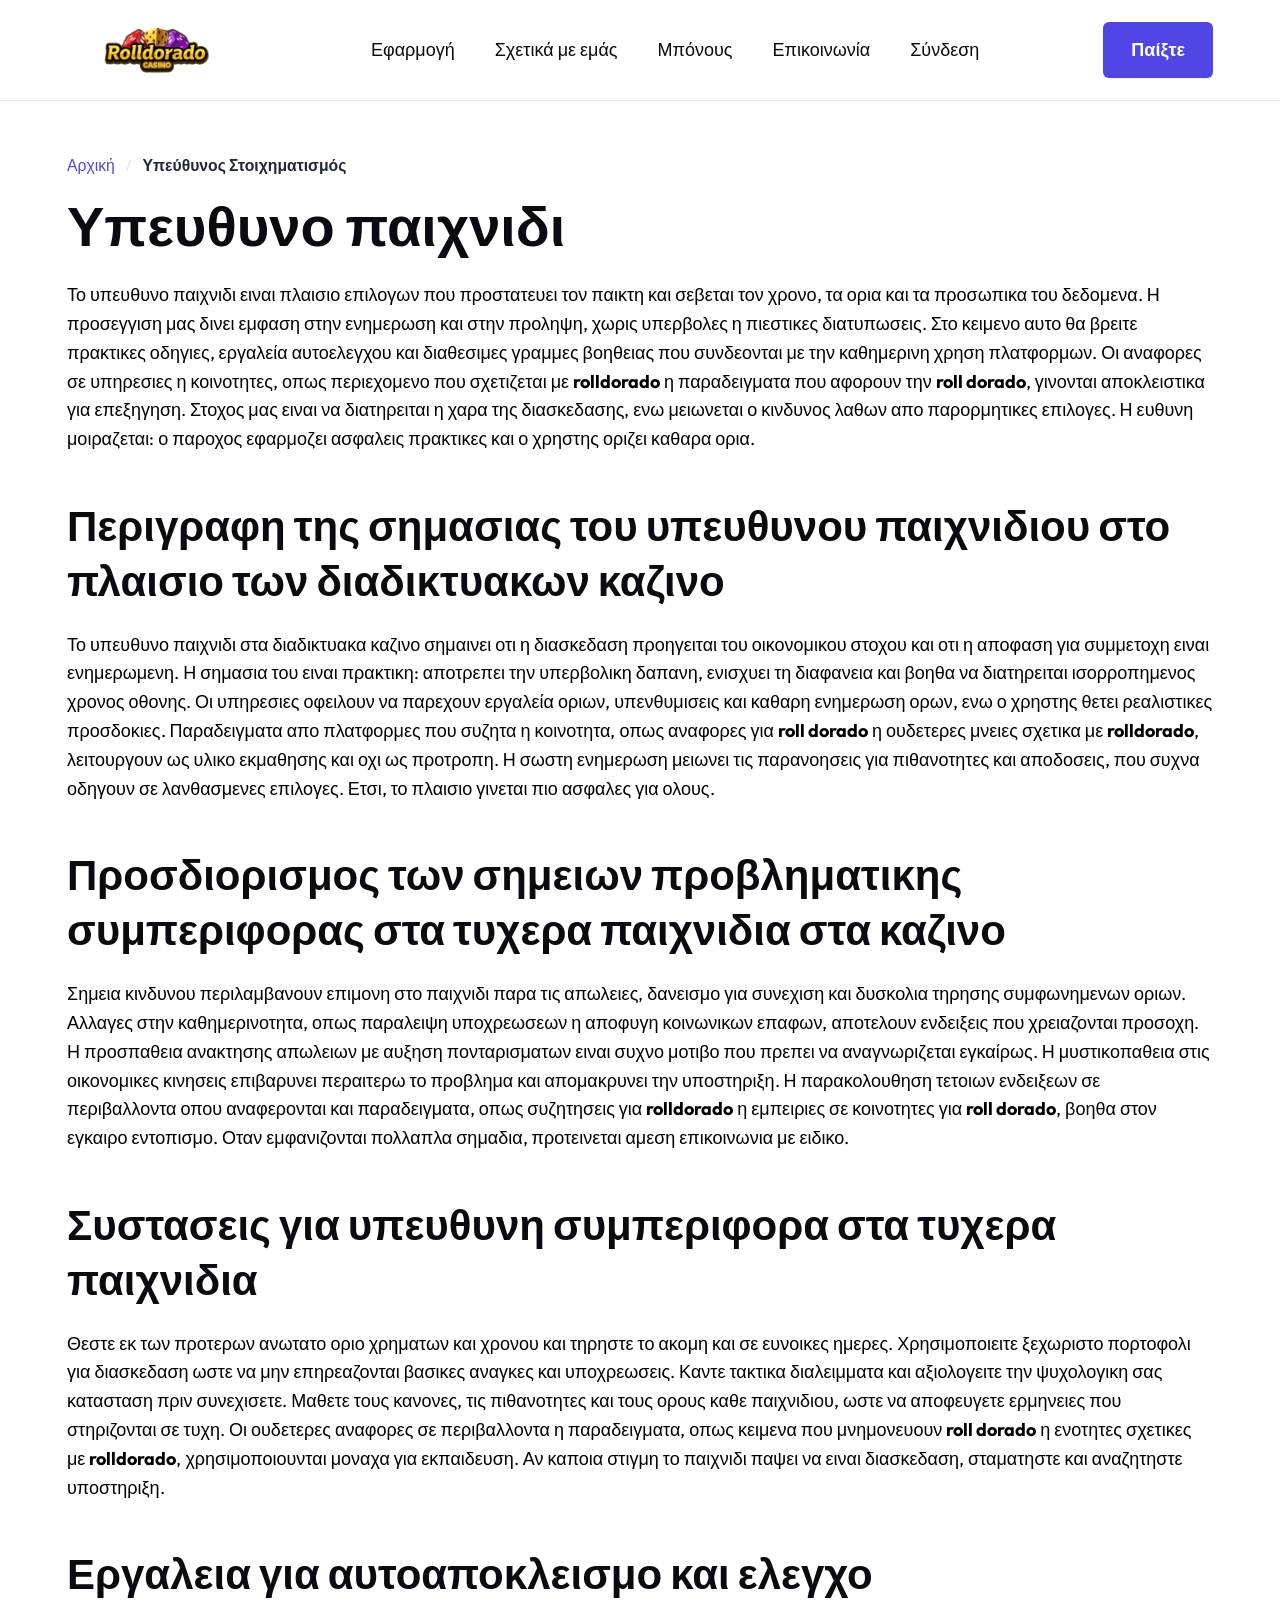
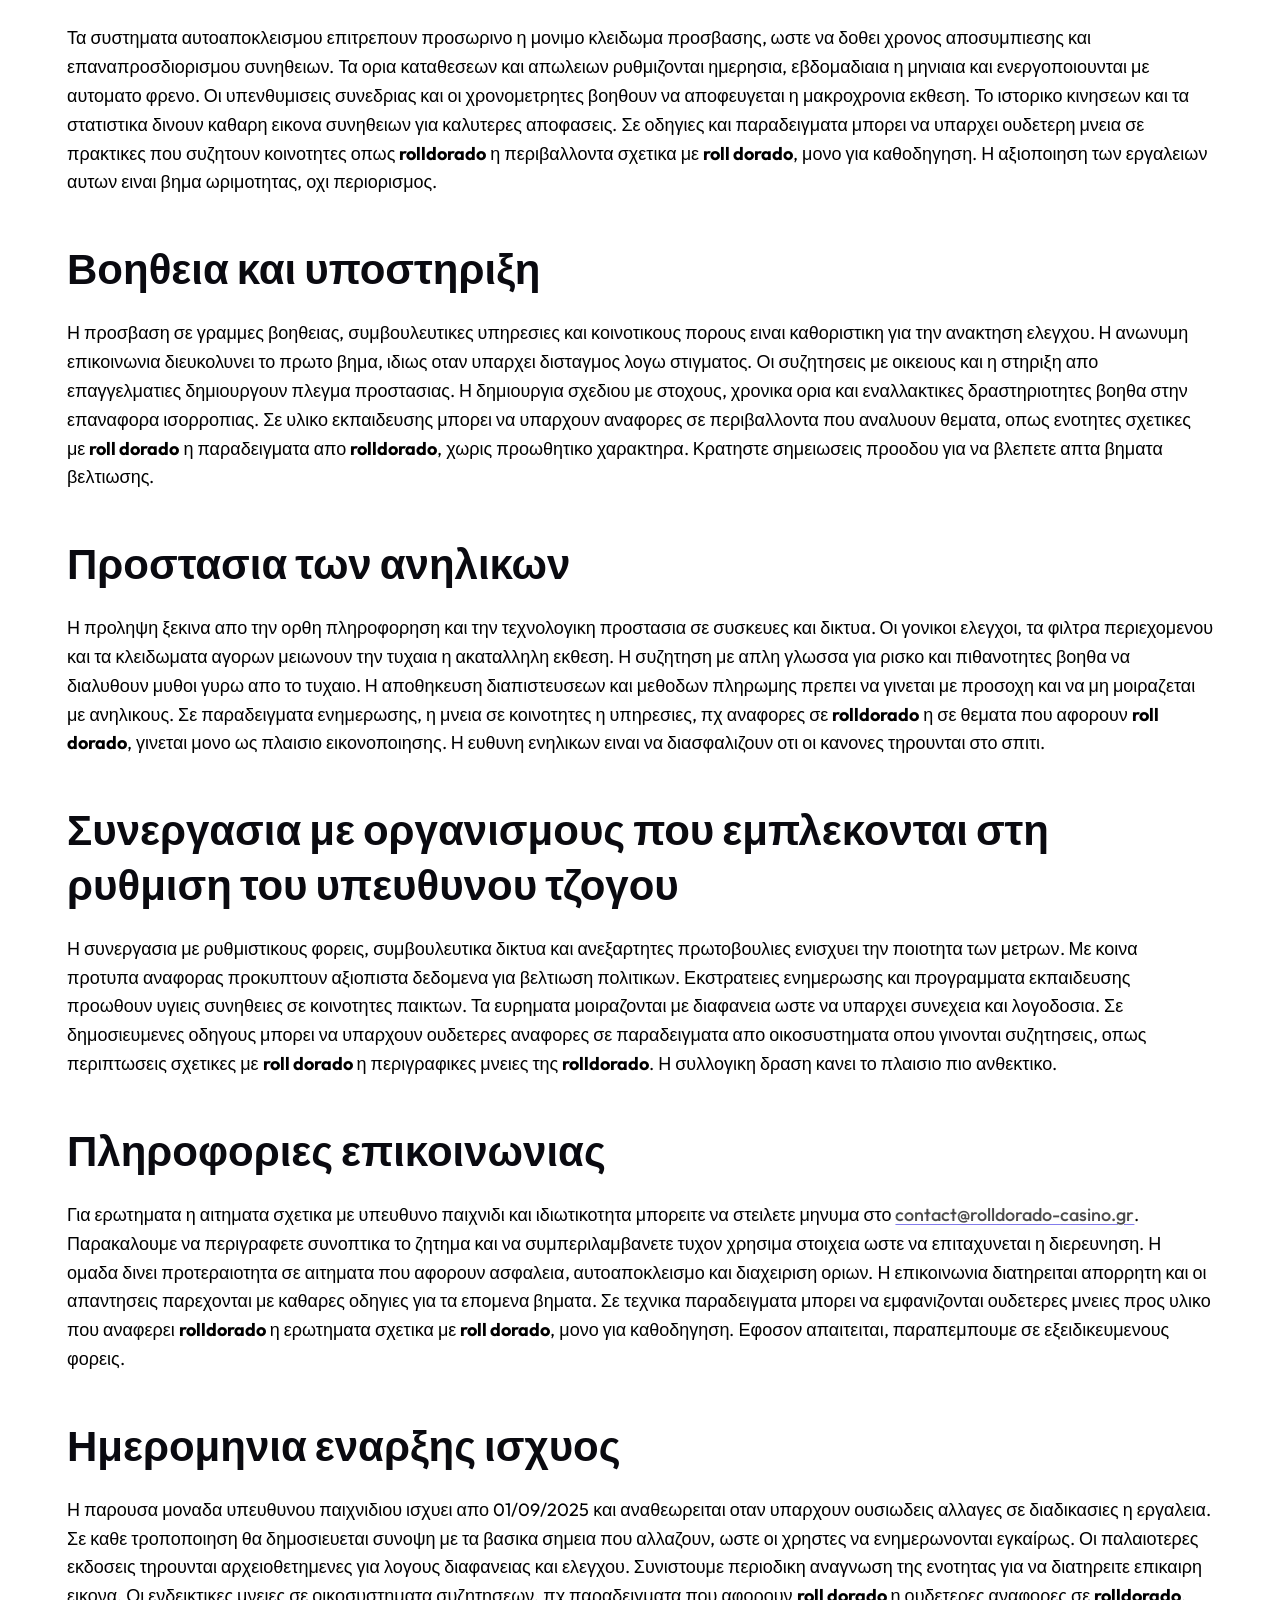
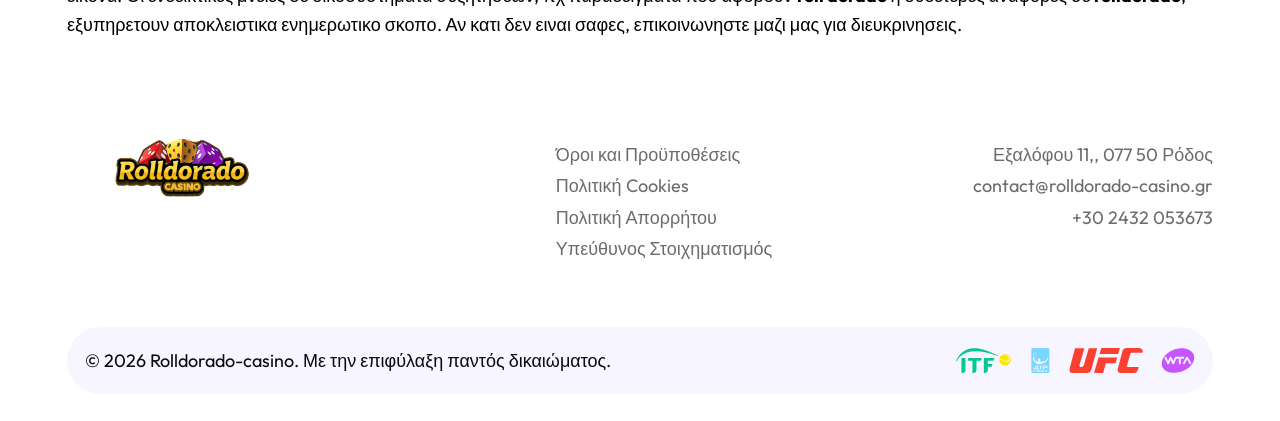
<file: responsible-gambling/index.html>
<!DOCTYPE html><html class="no-js_a31c6f92421cba8a" lang="el-gr"><head>
  <meta charset="utf-8">
<meta name="viewport" content="width=device-width, initial-scale=1">
<meta http-equiv="x-ua-compatible" content="ie=edge"> <title>rolldorado: Ypeuthyno Paixnidi: Arxes, Ergaleia, Voitheia</title><meta name="description" content="rolldorado: Kanones ypeuthynou paixnidiou, endeixeis kindynou, praktikes autoelegchou kai ypostirixi. Mathete ta dikaiomata sas kai pos na epikoinonisetε."><meta name="keywords" content="rolldorado, roll dorado"><link rel="canonical" href="https://rolldorado-casino.gr/responsible-gambling/"><link rel="icon" type="image/png" sizes="32x32" href="/captures/favicon-32x32.26ec0876a1.png"><link rel="icon" type="image/png" sizes="16x16" href="/captures/favicon-16x16.png"><link rel="apple-touch-icon" sizes="180x180" href="/apple-touch-icon.png"> 
<link rel="shortcut icon" href="/favicon.ico"> 
<meta name="msapplication-TileColor" content="#da532c"> 
<meta name="theme-color" content="#ffffff"> 
<meta property="og:title" content="rolldorado: Ypeuthyno Paixnidi: Arxes, Ergaleia, Voitheia">
<meta property="og:description" content="rolldorado: Kanones ypeuthynou paixnidiou, endeixeis kindynou, praktikes autoelegchou kai ypostirixi. Mathete ta dikaiomata sas kai pos na epikoinonisetε.">
<meta property="og:type" content="website">
<meta property="og:url" content="https://rolldorado-casino.gr/responsible-gambling/"><meta property="og:image" content="https://rolldorado-casino.gr/captures/logo.942ea40196.png">
<meta name="twitter:card" content="summary_large_image">
<meta name="twitter:title" content="rolldorado: Ypeuthyno Paixnidi: Arxes, Ergaleia, Voitheia">
<meta name="twitter:description" content="rolldorado: Kanones ypeuthynou paixnidiou, endeixeis kindynou, praktikes autoelegchou kai ypostirixi. Mathete ta dikaiomata sas kai pos na epikoinonisetε."><meta name="twitter:image" content="https://rolldorado-casino.gr/captures/logo.942ea40196.png"><link rel="preconnect" href="https://fonts.googleapis.com">
  <link rel="preconnect" href="https://fonts.gstatic.com" crossorigin=""><link href="https://fonts.googleapis.com/css2?family=Inter:wght@400;600;700&amp;family=Poppins:wght@700&amp;display=swap" rel="stylesheet"><meta name="robots" content="index, follow"><script type="application/ld+json">
{
  "@context": "https://schema.org",
  "@graph": [
    {
      "@type": "WebSite",
      "@id": "https:\/\/rolldorado-casino.gr\/#website",
      "url": "https:\/\/rolldorado-casino.gr\/",
      "name": "Rolldorado-casino",
      "potentialAction": {
        "@type": "SearchAction",
        "target": "https:\/\/rolldorado-casino.gr\/search?q={search_term_string}",
        "query-input": "required name=search_term_string"
      },
      "publisher": {
         "@id": "https:\/\/rolldorado-casino.gr\/#organization"
      },
      "inLanguage": "el-GR"
    },
    {
      "@type": "Organization",
      "@id": "https:\/\/rolldorado-casino.gr\/#organization",
      "name": "Rolldorado-casino",
      "url": "https:\/\/rolldorado-casino.gr\/",
      "logo": {
        "@type": "ImageObject",
        "url": "https:\/\/rolldorado-casino.gr\/captures\/logo.png"

      }},{
      "@type": "BreadcrumbList",
      "@id": "https:\/\/rolldorado-casino.gr\/responsible-gambling\/#breadcrumb",
      "itemListElement": [{
          "@type": "ListItem",
          "position":  1 ,
          "name": "Αρχική",
          "item": "https:\/\/rolldorado-casino.gr\/"
        },
              {
                "@type": "ListItem",
                "position":  2 ,
                "name": "Rolldorado Casino - Αναλυτικος Οδηγος και Κριτικη",
                "item": "https:\/\/rolldorado-casino.gr\/"
              },
        {
          "@type": "ListItem",
          "position":  3 ,
          "name": "rolldorado: Ypeuthyno Paixnidi: Arxes, Ergaleia, Voitheia"
        }
      ]
    },{"@type": "WebPage",
      "@id": "https:\/\/rolldorado-casino.gr\/responsible-gambling\/",
      "url": "https:\/\/rolldorado-casino.gr\/responsible-gambling\/",
      "name": "rolldorado: Ypeuthyno Paixnidi: Arxes, Ergaleia, Voitheia",
      "description": "rolldorado: Kanones ypeuthynou paixnidiou, endeixeis kindynou, praktikes autoelegchou kai ypostirixi. Mathete ta dikaiomata sas kai pos na epikoinonisetε.",
      "inLanguage": "el-GR","datePublished": "2026-07-08T00:00:00Z",
      "dateModified": "2026-07-08T00:00:00Z",
      "isPartOf": {
        "@id": "https:\/\/rolldorado-casino.gr\/#website"
      },"breadcrumb": {
         "@id": "https:\/\/rolldorado-casino.gr\/responsible-gambling\/#breadcrumb"
       }}]
}
</script><link rel="stylesheet" href="/stylesheet/bootstrap.min.662cc94c.css">
  <link rel="stylesheet" href="/stylesheet/fontawesome.min.9224754f.css">
  <link rel="stylesheet" href="/stylesheet/animate.fdb10ee7.css">
  <link rel="stylesheet" href="/stylesheet/odometer.6a5f8309.css">
  <link rel="stylesheet" href="/stylesheet/slick.min.5a803462.css">
  
  
  <link rel="stylesheet" href="/stylesheet/style.31c47801c6d0d72ed2a5c82821228aae0c2e79ded20c3f57e30a147ff3dc51f1.9a481f0e.css" integrity="sha384-0KXBVfn+M3Rq9s7ceeUWSUtH//mEdd8QorEAnDosq/TmWzyBZxPk2CMEoxGHtPv9">
  
  <link rel="stylesheet" href="/stylesheet/style.5d82aa0d5315f677f709af838c8047af22db36b3e33fa7e0f8188cf7c692dd08.2a2a2f2e.css" integrity="sha384-CEA00Z3X3PZq4h1Nw2YiFuoVV65u+W3tn8yXM7u0oNZt//SQRy0FJFzrinKILB+Y">
  
</head>

<body>
  
  <div class="cs_preloader cs_white_bg_29bff13aadb6f8f1">
    <div class="cs_preloader_in_9e02213da8120f65 position-relative_8665106d730b5403"><span></span><span></span></div>
  </div>
  

  

<header class="cs_site_header_c042a2f9377489ff cs_style_1_2919be1893198a38 cs_sticky_header">
  
  <div class="cs_main_header_cfa632a013ffe43c cs_fs_18_be882e6b5e52ee8f cs_heading_color_eef34464a90fce71">
    <div class="container"> 
      <div class="cs_main_header_in_66e9f91aeef2149d">

        <div class="cs_main_header_left_5118679f85a5bb72">
          
          <div class="logo_d0029a6edcdb0884">
  <a href="/" title="Rolldorado-casino">
    <img src="/captures/logo.942ea40196.png" title="Rolldorado-casino" alt="Rolldorado-casino" width="200" height="100"></a>
</div>
        </div>

        <div class="cs_main_header_center_b1e45547e9e431ec">
          
          <div class="cs_nav"><ul class="cs_nav_list"><li class="menu-item"><a href="/app/" aria-label="Menu link Εφαρμογή" id="menu-app-main">
                  Εφαρμογή
                </a></li><li class="menu-item"><a href="/our-history/" aria-label="Menu link Σχετικά με εμάς" id="menu-about-us-main">
                  Σχετικά με εμάς
                </a></li><li class="menu-item"><a href="/bonus/" aria-label="Menu link Μπόνους" id="menu-bonus-main">
                  Μπόνους
                </a></li><li class="menu-item"><a href="/support/" aria-label="Menu link Επικοινωνία" id="menu-contacts-main">
                  Επικοινωνία
                </a></li><li class="menu-item"><a href="/login/" aria-label="Menu link Σύνδεση" id="menu-login-main">
                  Σύνδεση
                </a></li></ul></div></div>
         <div class="header-controls_6a9f819328f8766a">
            <a class="button play-button" title="Παίξτε">Παίξτε</a> 
            
        </div>

      </div>
    </div>
  </div>
  
  <hr>
</header>




  
  

  
  <main id="content" role="main">
    <div class="container single-page_dc9976b2c77a504a"><nav aria-label="breadcrumb" class="breadcrumbs_3f233d8f4ad55e17">
  <ol class="breadcrumb-list_bfd242ab04d03b39" itemscope="" itemtype="https://schema.org/ListItem"><li class="breadcrumb-item_538ea3aee0296ddd" itemprop="itemListElement" itemscope="" itemtype="https://schema.org/ListItem"><a itemprop="item" href="/">
        <span itemprop="name">Αρχική</span>
      </a>
      <meta itemprop="position" content="1">
    </li><li class="breadcrumb-item_538ea3aee0296ddd active" aria-current="page" itemprop="itemListElement" itemscope="" itemtype="https://schema.org/ListItem">
      <span itemprop="name">Υπεύθυνος Στοιχηματισμός</span>
      <meta itemprop="position" content="2">
    </li>
  </ol>
</nav><div class="content-area_8362ce3791d70861"><h1 id="υπευθυνο-παιχνιδι">Υπευθυνο παιχνιδι</h1>
<p>Το υπευθυνο παιχνιδι ειναι πλαισιο επιλογων που προστατευει τον παικτη
και σεβεται τον χρονο, τα ορια και τα προσωπικα του δεδομενα. Η
προσεγγιση μας δινει εμφαση στην ενημερωση και στην προληψη, χωρις
υπερβολες η πιεστικες διατυπωσεις. Στο κειμενο αυτο θα βρειτε πρακτικες
οδηγιες, εργαλεία αυτοελεγχου και διαθεσιμες γραμμες βοηθειας που
συνδεονται με την καθημερινη χρηση πλατφορμων. Οι αναφορες σε υπηρεσιες
η κοινοτητες, οπως περιεχομενο που σχετιζεται με <strong>rolldorado</strong> η
παραδειγματα που αφορουν την <strong>roll dorado</strong>, γινονται αποκλειστικα για
επεξηγηση. Στοχος μας ειναι να διατηρειται η χαρα της διασκεδασης, ενω
μειωνεται ο κινδυνος λαθων απο παρορμητικες επιλογες. Η ευθυνη
μοιραζεται: ο παροχος εφαρμοζει ασφαλεις πρακτικες και ο χρηστης οριζει
καθαρα ορια.</p>
<h2 id="περιγραφη-της-σημασιας-του-υπευθυνου-παιχνιδιου-στο-πλαισιο-των-διαδικτυακων-καζινο">Περιγραφη της σημασιας του υπευθυνου παιχνιδιου στο πλαισιο των διαδικτυακων καζινο</h2>
<p>Το υπευθυνο παιχνιδι στα διαδικτυακα καζινο σημαινει οτι η διασκεδαση
προηγειται του οικονομικου στοχου και οτι η αποφαση για συμμετοχη ειναι
ενημερωμενη. Η σημασια του ειναι πρακτικη: αποτρεπει την υπερβολικη
δαπανη, ενισχυει τη διαφανεια και βοηθα να διατηρειται ισορροπημενος
χρονος οθονης. Οι υπηρεσιες οφειλουν να παρεχουν εργαλεία οριων,
υπενθυμισεις και καθαρη ενημερωση ορων, ενω ο χρηστης θετει ρεαλιστικες
προσδοκιες. Παραδειγματα απο πλατφορμες που συζητα η κοινοτητα, οπως
αναφορες για <strong>roll dorado</strong> η ουδετερες μνειες σχετικα με
<strong>rolldorado</strong>, λειτουργουν ως υλικο εκμαθησης και οχι ως προτροπη. Η
σωστη ενημερωση μειωνει τις παρανοησεις για πιθανοτητες και αποδοσεις,
που συχνα οδηγουν σε λανθασμενες επιλογες. Ετσι, το πλαισιο γινεται πιο
ασφαλες για ολους.</p>
<h2 id="προσδιορισμος-των-σημειων-προβληματικης-συμπεριφορας-στα-τυχερα-παιχνιδια-στα-καζινο">Προσδιορισμος των σημειων προβληματικης συμπεριφορας στα τυχερα παιχνιδια στα καζινο</h2>
<p>Σημεια κινδυνου περιλαμβανουν επιμονη στο παιχνιδι παρα τις απωλειες,
δανεισμο για συνεχιση και δυσκολια τηρησης συμφωνημενων οριων. Αλλαγες
στην καθημερινοτητα, οπως παραλειψη υποχρεωσεων η αποφυγη κοινωνικων
επαφων, αποτελουν ενδειξεις που χρειαζονται προσοχη. Η προσπαθεια
ανακτησης απωλειων με αυξηση πονταρισματων ειναι συχνο μοτιβο που πρεπει
να αναγνωριζεται εγκαίρως. Η μυστικοπαθεια στις οικονομικες κινησεις
επιβαρυνει περαιτερω το προβλημα και απομακρυνει την υποστηριξη. Η
παρακολουθηση τετοιων ενδειξεων σε περιβαλλοντα οπου αναφερονται και
παραδειγματα, οπως συζητησεις για <strong>rolldorado</strong> η εμπειριες σε
κοινοτητες για <strong>roll dorado</strong>, βοηθα στον εγκαιρο εντοπισμο. Οταν
εμφανιζονται πολλαπλα σημαδια, προτεινεται αμεση επικοινωνια με ειδικο.</p>
<h2 id="συστασεις-για-υπευθυνη-συμπεριφορα-στα-τυχερα-παιχνιδια">Συστασεις για υπευθυνη συμπεριφορα στα τυχερα παιχνιδια</h2>
<p>Θεστε εκ των προτερων ανωτατο οριο χρηματων και χρονου και τηρηστε το
ακομη και σε ευνοικες ημερες. Χρησιμοποιειτε ξεχωριστο πορτοφολι για
διασκεδαση ωστε να μην επηρεαζονται βασικες αναγκες και υποχρεωσεις.
Καντε τακτικα διαλειμματα και αξιολογειτε την ψυχολογικη σας κατασταση
πριν συνεχισετε. Μαθετε τους κανονες, τις πιθανοτητες και τους ορους
καθε παιχνιδιου, ωστε να αποφευγετε ερμηνειες που στηριζονται σε τυχη.
Οι ουδετερες αναφορες σε περιβαλλοντα η παραδειγματα, οπως κειμενα που
μνημονευουν <strong>roll dorado</strong> η ενοτητες σχετικες με <strong>rolldorado</strong>,
χρησιμοποιουνται μοναχα για εκπαιδευση. Αν καποια στιγμη το παιχνιδι
παψει να ειναι διασκεδαση, σταματηστε και αναζητηστε υποστηριξη.</p>
<h2 id="εργαλεια-για-αυτοαποκλεισμο-και-ελεγχο">Εργαλεια για αυτοαποκλεισμο και ελεγχο</h2>
<p>Τα συστηματα αυτοαποκλεισμου επιτρεπουν προσωρινο η μονιμο κλειδωμα
προσβασης, ωστε να δοθει χρονος αποσυμπιεσης και επαναπροσδιορισμου
συνηθειων. Τα ορια καταθεσεων και απωλειων ρυθμιζονται ημερησια,
εβδομαδιαια η μηνιαια και ενεργοποιουνται με αυτοματο φρενο. Οι
υπενθυμισεις συνεδριας και οι χρονομετρητες βοηθουν να αποφευγεται η
μακροχρονια εκθεση. Το ιστορικο κινησεων και τα στατιστικα δινουν καθαρη
εικονα συνηθειων για καλυτερες αποφασεις. Σε οδηγιες και παραδειγματα
μπορει να υπαρχει ουδετερη μνεια σε πρακτικες που συζητουν κοινοτητες
οπως <strong>rolldorado</strong> η περιβαλλοντα σχετικα με <strong>roll dorado</strong>, μονο για
καθοδηγηση. Η αξιοποιηση των εργαλειων αυτων ειναι βημα ωριμοτητας, οχι
περιορισμος.</p>
<h2 id="βοηθεια-και-υποστηριξη">Βοηθεια και υποστηριξη</h2>
<p>Η προσβαση σε γραμμες βοηθειας, συμβουλευτικες υπηρεσιες και κοινοτικους
πορους ειναι καθοριστικη για την ανακτηση ελεγχου. Η ανωνυμη επικοινωνια
διευκολυνει το πρωτο βημα, ιδιως οταν υπαρχει δισταγμος λογω στιγματος.
Οι συζητησεις με οικειους και η στηριξη απο επαγγελματιες δημιουργουν
πλεγμα προστασιας. Η δημιουργια σχεδιου με στοχους, χρονικα ορια και
εναλλακτικες δραστηριοτητες βοηθα στην επαναφορα ισορροπιας. Σε υλικο
εκπαιδευσης μπορει να υπαρχουν αναφορες σε περιβαλλοντα που αναλυουν
θεματα, οπως ενοτητες σχετικες με <strong>roll dorado</strong> η παραδειγματα απο
<strong>rolldorado</strong>, χωρις προωθητικο χαρακτηρα. Κρατηστε σημειωσεις προοδου
για να βλεπετε απτα βηματα βελτιωσης.</p>
<h2 id="προστασια-των-ανηλικων">Προστασια των ανηλικων</h2>
<p>Η προληψη ξεκινα απο την ορθη πληροφορηση και την τεχνολογικη προστασια
σε συσκευες και δικτυα. Οι γονικοι ελεγχοι, τα φιλτρα περιεχομενου και
τα κλειδωματα αγορων μειωνουν την τυχαια η ακαταλληλη εκθεση. Η συζητηση
με απλη γλωσσα για ρισκο και πιθανοτητες βοηθα να διαλυθουν μυθοι γυρω
απο το τυχαιο. Η αποθηκευση διαπιστευσεων και μεθοδων πληρωμης πρεπει να
γινεται με προσοχη και να μη μοιραζεται με ανηλικους. Σε παραδειγματα
ενημερωσης, η μνεια σε κοινοτητες η υπηρεσιες, πχ αναφορες σε
<strong>rolldorado</strong> η σε θεματα που αφορουν <strong>roll dorado</strong>, γινεται μονο ως
πλαισιο εικονοποιησης. Η ευθυνη ενηλικων ειναι να διασφαλιζουν οτι οι
κανονες τηρουνται στο σπιτι.</p>
<h2 id="συνεργασια-με-οργανισμους-που-εμπλεκονται-στη-ρυθμιση-του-υπευθυνου-τζογου">Συνεργασια με οργανισμους που εμπλεκονται στη ρυθμιση του υπευθυνου τζογου</h2>
<p>Η συνεργασια με ρυθμιστικους φορεις, συμβουλευτικα δικτυα και
ανεξαρτητες πρωτοβουλιες ενισχυει την ποιοτητα των μετρων. Με κοινα
προτυπα αναφορας προκυπτουν αξιοπιστα δεδομενα για βελτιωση πολιτικων.
Εκστρατειες ενημερωσης και προγραμματα εκπαιδευσης προωθουν υγιεις
συνηθειες σε κοινοτητες παικτων. Τα ευρηματα μοιραζονται με διαφανεια
ωστε να υπαρχει συνεχεια και λογοδοσια. Σε δημοσιευμενες οδηγους μπορει
να υπαρχουν ουδετερες αναφορες σε παραδειγματα απο οικοσυστηματα οπου
γινονται συζητησεις, οπως περιπτωσεις σχετικες με <strong>roll dorado</strong> η
περιγραφικες μνειες της <strong>rolldorado</strong>. Η συλλογικη δραση κανει το
πλαισιο πιο ανθεκτικο.</p>
<h2 id="πληροφοριες-επικοινωνιας">Πληροφοριες επικοινωνιας</h2>
<p>Για ερωτηματα η αιτηματα σχετικα με υπευθυνο παιχνιδι και ιδιωτικοτητα
μπορειτε να στειλετε μηνυμα στο <a href="mailto:contact@rolldorado-casino.gr">contact@rolldorado-casino.gr</a>.
Παρακαλουμε να περιγραφετε συνοπτικα το ζητημα και να συμπεριλαμβανετε
τυχον χρησιμα στοιχεια ωστε να επιταχυνεται η διερευνηση. Η ομαδα δινει
προτεραιοτητα σε αιτηματα που αφορουν ασφαλεια, αυτοαποκλεισμο και
διαχειριση οριων. Η επικοινωνια διατηρειται απορρητη και οι απαντησεις
παρεχονται με καθαρες οδηγιες για τα επομενα βηματα. Σε τεχνικα
παραδειγματα μπορει να εμφανιζονται ουδετερες μνειες προς υλικο που
αναφερει <strong>rolldorado</strong> η ερωτηματα σχετικα με <strong>roll dorado</strong>, μονο για
καθοδηγηση. Εφοσον απαιτειται, παραπεμπουμε σε εξειδικευμενους φορεις.</p>
<h2 id="ημερομηνια-εναρξης-ισχυος">Ημερομηνια εναρξης ισχυος</h2>
<p>Η παρουσα μοναδα υπευθυνου παιχνιδιου ισχυει απο 01/09/2025 και
αναθεωρειται οταν υπαρχουν ουσιωδεις αλλαγες σε διαδικασιες η εργαλεια.
Σε καθε τροποποιηση θα δημοσιευεται συνοψη με τα βασικα σημεια που
αλλαζουν, ωστε οι χρηστες να ενημερωνονται εγκαίρως. Οι παλαιοτερες
εκδοσεις τηρουνται αρχειοθετημενες για λογους διαφανειας και ελεγχου.
Συνιστουμε περιοδικη αναγνωση της ενοτητας για να διατηρειτε επικαιρη
εικονα. Οι ενδεικτικες μνειες σε οικοσυστηματα συζητησεων, πχ
παραδειγματα που αφορουν <strong>roll dorado</strong> η ουδετερες αναφορες σε
<strong>rolldorado</strong>, εξυπηρετουν αποκλειστικα ενημερωτικο σκοπο. Αν κατι δεν
ειναι σαφες, επικοινωνηστε μαζι μας για διευκρινησεις.</p>
</div></div>
  </main>

  <footer class="cs_footer_ed22adad5f9cee3f style_1_9546709b17faf00c type_1_32ea1eeed865b500">
  <div class="container">
    <div class="cs_footer_main_3e29b5ef5f77179d">
      <div class="row cs_gap_y_30_d0f8c9b2248bf2f4">
        <div class="col-xl-5_d03d7a5d0eb419ee col-lg-4_5b4eb4dc12d91fc2 col-md-7_0867816f7f83e52b">
          <div class="cs_footer_widget_b7ba1ac409cc68aa cs_text_widget_e6b952f87fc8a97b">
            <div class="cs_brand_404de97ad31550a1 cs_mb_10_e5cd2c177a118d3b wow fadeInUp_edb6b1ce6d33e3c7" data-wow-delay="0.1s">
              <a href="/" title="Rolldorado-casino" class="footer-logo-link_1485d16c90639370">
  <img src="/captures/logo.942ea40196.png" title="Rolldorado-casino" alt="Rolldorado-casino" width="150" height="50" loading="lazy">
</a>
            </div>
          </div>
        </div>
        <div class="col-xl-3_5ada8d98b27ff497 col-lg-3_c286f18e63063a97 col-md-7_0867816f7f83e52b">
          <div class="cs_footer_widget_b7ba1ac409cc68aa cs_help_widget_2867d60571dcf381"><ul class="cs_footer_medu_6737c7d393f684ab cs_mp_0_430f282c8593b68a"><li><a href="/terms-and-conditions/" aria-label="Όροι και Προϋποθέσεις page link">Όροι και Προϋποθέσεις</a></li><li><a href="/cookie-policy/" aria-label="Πολιτική Cookies page link">Πολιτική Cookies</a></li><li><a href="/privacy-policy/" aria-label="Πολιτική Απορρήτου page link">Πολιτική Απορρήτου</a></li><li><a href="/responsible-gambling/" aria-label="Υπεύθυνος Στοιχηματισμός page link">Υπεύθυνος Στοιχηματισμός</a></li></ul></div>
        </div>
        <div class="col-xl-4_8ab6eb6fa77cb909 col-lg-3_c286f18e63063a97 col-md-4_5c3d0bd7d1101904 offset-md-1_1ed45f7e0e5e532a offset-lg-0_ab1e2cba8a155aa5 text-start_1165bbc94428c93c text-md-end_2ef769a29c40bbea">
          <div class="cs_footer_widget_b7ba1ac409cc68aa cs_contact_widget_8f6c81ccad70c01d">
            <ul class="cs_footer_medu_6737c7d393f684ab cs_mp_0_430f282c8593b68a"><li><a href="https://www.google.com/maps/search/?api=1&amp;query=%CE%95%CE%BE%CE%B1%CE%BB%CF%8C%CF%86%CE%BF%CF%85+11%2C%2C+077+50+%CE%A1%CF%8C%CE%B4%CE%BF%CF%82" aria-label="Email send link">Εξαλόφου 11,, 077 50 Ρόδος</a></li><li><a href="mailto:contact@rolldorado-casino.gr" aria-label="Email send link">contact@rolldorado-casino.gr</a></li><li><a href="tel:tel:+302432053673" aria-label="Phone call link">+30 2432 053673</a></li></ul>
          </div>
        </div>

      </div>
    </div>
    <div class="cs_height_62_008e3d4f95411356 cs_height_lg_40_6e5f836a86ef430f"></div>
    <div class="cs_footer_bottom_377bc097b8c9c257 cs_gray_bg_2_53273332ca94f4fa cs_radius_50_c63b45c96eec7d6a d-flex p-3_69570dee0bc9e84a align-items-center_be99150bdb68b020 mb-4_3895caaf04917146">
      <div class="cs_footer_text_d23a4c6298194805 cs_heading_color_eef34464a90fce71"><span class="copyright_c6783a09cd5f815a">© 2026 Rolldorado-casino. Με την επιφύλαξη παντός δικαιώματος.</span></div>
      <div class="footer-casino-logos_8fa261269fa7c613"><div class="casino-logo-gallery_150adb0d56196863">
    <div class="logo-items_7e208fededdc138e"><div class="casino-logo-item_40b740eb03e8d167">
          <img src="/captures/casino-logos_7a2015af5c/itf.9d5f21bcbb.svg" title="Rolldorado-casino" alt="Rolldorado-casino" loading="lazy" width="120" height="45" style="max-height: 40px; width: auto;"></div><div class="casino-logo-item_40b740eb03e8d167">
          <img src="/captures/casino-logos_7a2015af5c/afp.a8f5a8deee.svg" title="Rolldorado-casino" alt="Rolldorado-casino" loading="lazy" width="120" height="45" style="max-height: 40px; width: auto;"></div><div class="casino-logo-item_40b740eb03e8d167">
          <img src="/captures/casino-logos_7a2015af5c/ufc.6f2dc13b9a.svg" title="Rolldorado-casino" alt="Rolldorado-casino" loading="lazy" width="120" height="45" style="max-height: 40px; width: auto;"></div><div class="casino-logo-item_40b740eb03e8d167">
          <img src="/captures/casino-logos_7a2015af5c/wta.e80e9b1603.svg" title="Rolldorado-casino" alt="Rolldorado-casino" loading="lazy" width="120" height="45" style="max-height: 40px; width: auto;"></div></div>
  </div></div>
    </div>
  </div>

</footer>

  
  
  <button type="button" aria-label="Scroll to top button" class="cs_scrollup cs_purple_bg_565a88ea1e08b784 cs_white_color_99b0216b1cfaf264 cs_radius_100_17f61f84759817c0">
    <svg width="20" height="20" viewBox="0 0 20 20" fill="none" xmlns="http://www.w3.org/2000/svg">
      <path d="M0 10L1.7625 11.7625L8.75 4.7875V20H11.25V4.7875L18.225 11.775L20 10L10 0L0 10Z" fill="currentColor"></path>
    </svg>
  </button>
  

  
  
  <script src="/javascript/jquery.min.fa4965fc.js"></script>
  <script src="/javascript/wow.min.750a29a7.js"></script>
  <script src="/javascript/jquery.slick.min.82224db8.js"></script>
  <script src="/javascript/odometer.d2ffe460.js"></script>
  
  
  
    
    <script src="/javascript/main.64feeb02f4f5949dccfc3dfb05a407476bfee73e4bf2048636471bf489984dac.09710ab9.js" integrity="sha384-cj4qa/jdhYsLskyqKZsCURPCmdYRtUuqraDu2XhEpQ5aRzWdHaaSqzHTjfXS5Fa5" defer=""></script>
  
  
  
  
  
  <script src="/app.0e24552615ffa1409141c90a6d6ec017d13fa67e39c1ea9654c3ec1a2da6f43e.js" integrity="sha384-ZwYc5VyCN7NAnmeEiM/9ujIlGTFYnIEK+L6fBUbsoNt4EFAG8llsas+RBj021oOT" defer=""></script>


</body></html>
</file>
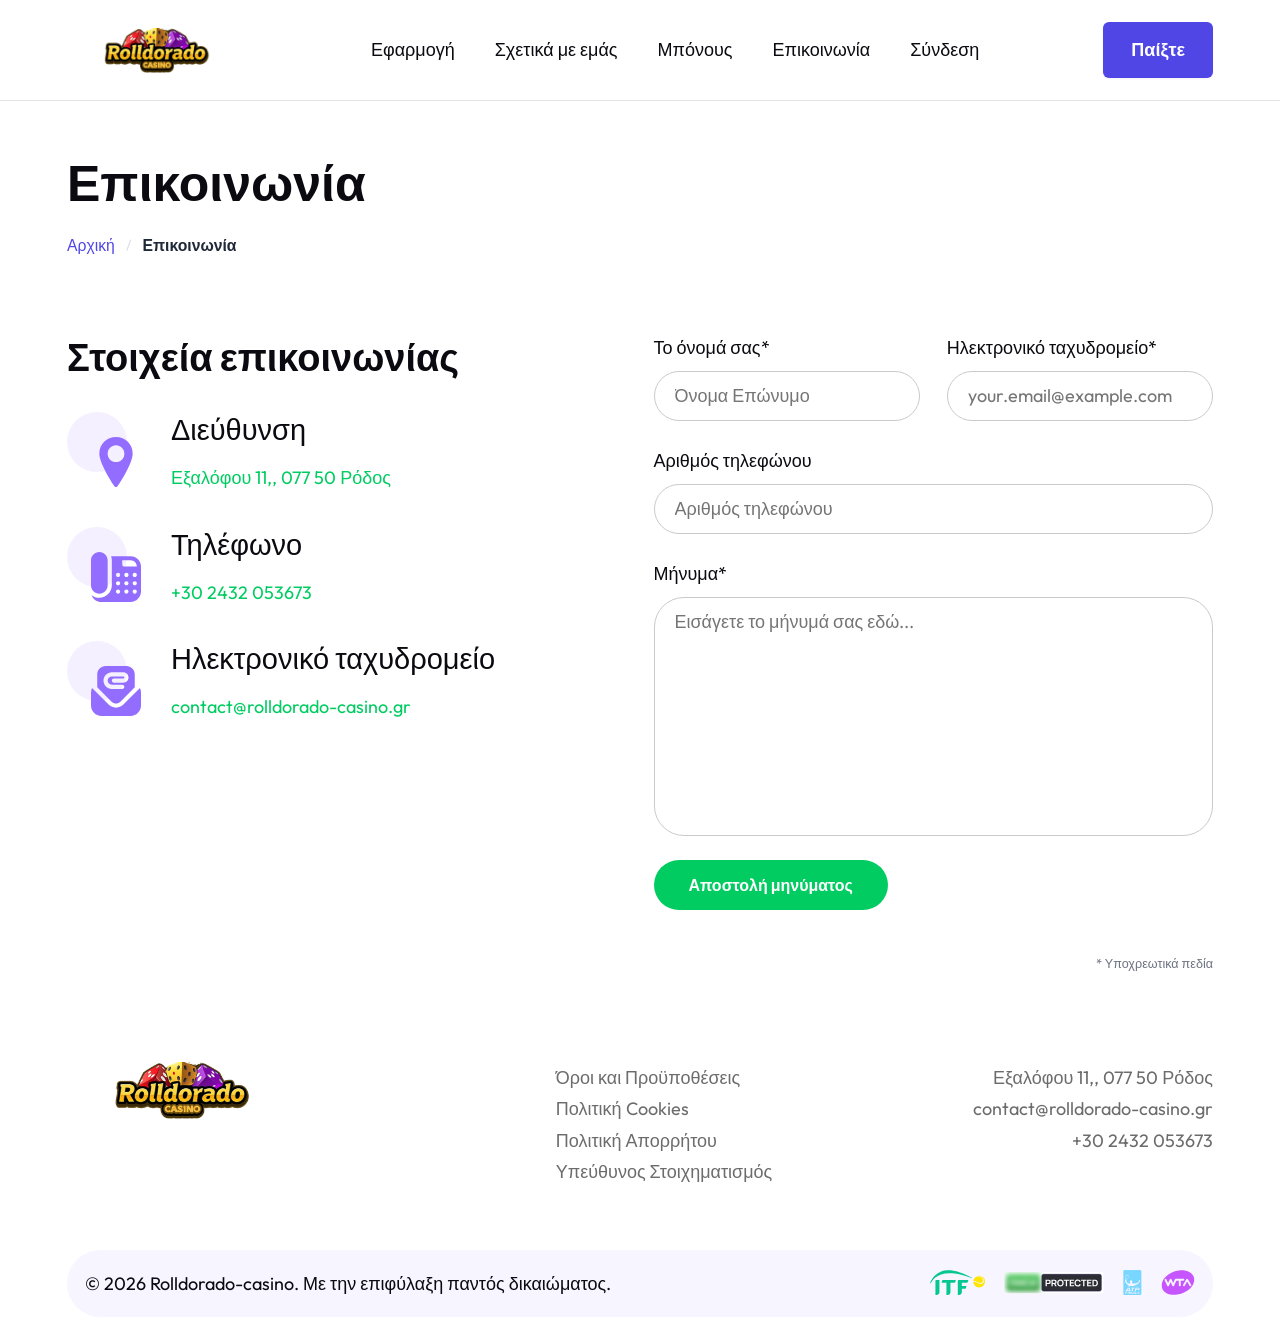
<file: support/index.html>
<!DOCTYPE html><html class="no-js_a31c6f92421cba8a" lang="el-gr"><head>
  <meta charset="utf-8">
<meta name="viewport" content="width=device-width, initial-scale=1">
<meta http-equiv="x-ua-compatible" content="ie=edge"> <title>Contacts</title><meta name="description" content=""><link rel="canonical" href="https://rolldorado-casino.gr/support/"><link rel="icon" type="image/png" sizes="32x32" href="/captures/favicon-32x32.26ec0876a1.png"><link rel="icon" type="image/png" sizes="16x16" href="/captures/favicon-16x16.png"><link rel="apple-touch-icon" sizes="180x180" href="/apple-touch-icon.png"> 
<link rel="shortcut icon" href="/favicon.ico"> 
<meta name="msapplication-TileColor" content="#da532c"> 
<meta name="theme-color" content="#ffffff"> 
<meta property="og:title" content="Contacts">
<meta property="og:description" content="">
<meta property="og:type" content="website">
<meta property="og:url" content="https://rolldorado-casino.gr/support/"><meta property="og:image" content="https://rolldorado-casino.gr/captures/logo.942ea40196.png">
<meta name="twitter:card" content="summary_large_image">
<meta name="twitter:title" content="Contacts">
<meta name="twitter:description" content=""><meta name="twitter:image" content="https://rolldorado-casino.gr/captures/logo.942ea40196.png"><link rel="preconnect" href="https://fonts.googleapis.com">
  <link rel="preconnect" href="https://fonts.gstatic.com" crossorigin=""><link href="https://fonts.googleapis.com/css2?family=Inter:wght@400;600;700&amp;family=Poppins:wght@700&amp;display=swap" rel="stylesheet"><meta name="robots" content="index, follow"><script type="application/ld+json">
{
  "@context": "https://schema.org",
  "@graph": [
    {
      "@type": "WebSite",
      "@id": "https:\/\/rolldorado-casino.gr\/#website",
      "url": "https:\/\/rolldorado-casino.gr\/",
      "name": "Rolldorado-casino",
      "potentialAction": {
        "@type": "SearchAction",
        "target": "https:\/\/rolldorado-casino.gr\/search?q={search_term_string}",
        "query-input": "required name=search_term_string"
      },
      "publisher": {
         "@id": "https:\/\/rolldorado-casino.gr\/#organization"
      },
      "inLanguage": "el-GR"
    },
    {
      "@type": "Organization",
      "@id": "https:\/\/rolldorado-casino.gr\/#organization",
      "name": "Rolldorado-casino",
      "url": "https:\/\/rolldorado-casino.gr\/",
      "logo": {
        "@type": "ImageObject",
        "url": "https:\/\/rolldorado-casino.gr\/captures\/logo.png"

      }},{
      "@type": "BreadcrumbList",
      "@id": "https:\/\/rolldorado-casino.gr\/contacts\/#breadcrumb",
      "itemListElement": [{
          "@type": "ListItem",
          "position":  1 ,
          "name": "Αρχική",
          "item": "https:\/\/rolldorado-casino.gr\/"
        },
              {
                "@type": "ListItem",
                "position":  2 ,
                "name": "Rolldorado Casino - Αναλυτικος Οδηγος και Κριτικη",
                "item": "https:\/\/rolldorado-casino.gr\/"
              },
        {
          "@type": "ListItem",
          "position":  3 ,
          "name": "Contacts"
        }
      ]
    },{"@type": "WebPage",
      "@id": "https:\/\/rolldorado-casino.gr\/contacts\/",
      "url": "https:\/\/rolldorado-casino.gr\/contacts\/",
      "name": "Contacts",
      "description": "",
      "inLanguage": "el-GR","datePublished": "2026-07-09T00:00:00Z",
      "dateModified": "2026-07-09T00:00:00Z",
      "isPartOf": {
        "@id": "https:\/\/rolldorado-casino.gr\/#website"
      },"breadcrumb": {
         "@id": "https:\/\/rolldorado-casino.gr\/contacts\/#breadcrumb"
       }}]
}
</script><link rel="stylesheet" href="/stylesheet/bootstrap.min.662cc94c.css">
  <link rel="stylesheet" href="/stylesheet/fontawesome.min.9224754f.css">
  <link rel="stylesheet" href="/stylesheet/animate.fdb10ee7.css">
  <link rel="stylesheet" href="/stylesheet/odometer.6a5f8309.css">
  <link rel="stylesheet" href="/stylesheet/slick.min.5a803462.css">
  
  
  <link rel="stylesheet" href="/stylesheet/style.31c47801c6d0d72ed2a5c82821228aae0c2e79ded20c3f57e30a147ff3dc51f1.9a481f0e.css" integrity="sha384-0KXBVfn+M3Rq9s7ceeUWSUtH//mEdd8QorEAnDosq/TmWzyBZxPk2CMEoxGHtPv9">
  
  <link rel="stylesheet" href="/stylesheet/style.5d82aa0d5315f677f709af838c8047af22db36b3e33fa7e0f8188cf7c692dd08.2a2a2f2e.css" integrity="sha384-CEA00Z3X3PZq4h1Nw2YiFuoVV65u+W3tn8yXM7u0oNZt//SQRy0FJFzrinKILB+Y">
  
</head>

<body>
  
  <div class="cs_preloader cs_white_bg_29bff13aadb6f8f1">
    <div class="cs_preloader_in_9e02213da8120f65 position-relative_8665106d730b5403"><span></span><span></span></div>
  </div>
  

  

<header class="cs_site_header_c042a2f9377489ff cs_style_1_2919be1893198a38 cs_sticky_header">
  
  <div class="cs_main_header_cfa632a013ffe43c cs_fs_18_be882e6b5e52ee8f cs_heading_color_eef34464a90fce71">
    <div class="container"> 
      <div class="cs_main_header_in_66e9f91aeef2149d">

        <div class="cs_main_header_left_5118679f85a5bb72">
          
          <div class="logo_d0029a6edcdb0884">
  <a href="/" title="Rolldorado-casino">
    <img src="/captures/logo.942ea40196.png" title="Rolldorado-casino" alt="Rolldorado-casino" width="200" height="100"></a>
</div>
        </div>

        <div class="cs_main_header_center_b1e45547e9e431ec">
          
          <div class="cs_nav"><ul class="cs_nav_list"><li class="menu-item"><a href="/app/" aria-label="Menu link Εφαρμογή" id="menu-app-main">
                  Εφαρμογή
                </a></li><li class="menu-item"><a href="/our-history/" aria-label="Menu link Σχετικά με εμάς" id="menu-about-us-main">
                  Σχετικά με εμάς
                </a></li><li class="menu-item"><a href="/bonus/" aria-label="Menu link Μπόνους" id="menu-bonus-main">
                  Μπόνους
                </a></li><li class="menu-item"><a href="/support/" aria-label="Menu link Επικοινωνία" id="menu-contacts-main">
                  Επικοινωνία
                </a></li><li class="menu-item"><a href="/login/" aria-label="Menu link Σύνδεση" id="menu-login-main">
                  Σύνδεση
                </a></li></ul></div></div>
         <div class="header-controls_6a9f819328f8766a">
            <a class="button play-button" title="Παίξτε">Παίξτε</a> 
            
        </div>

      </div>
    </div>
  </div>
  
  <hr>
</header>




  
  

  
  <main id="content" role="main">
    <div class="main-content-wrapper_a68dcfa5d84ef928 contact-page-wrapper_672eb26e0561ed8e">
    <section class="contact-hero-section_764eb6655e3bf68a">
      <div class="container">
        <div class="text-start_1165bbc94428c93c">
          <h1 class="cs_fs_50_3585cb78189c76e5 cs_mb_15_a1d4b7171c4d6b0a wow fadeInDown_ee71d6dcef493798">Επικοινωνία</h1>
        </div>
        <nav aria-label="breadcrumb" class="breadcrumbs_3f233d8f4ad55e17">
  <ol class="breadcrumb-list_bfd242ab04d03b39" itemscope="" itemtype="https://schema.org/ListItem"><li class="breadcrumb-item_538ea3aee0296ddd" itemprop="itemListElement" itemscope="" itemtype="https://schema.org/ListItem"><a itemprop="item" href="/">
        <span itemprop="name">Αρχική</span>
      </a>
      <meta itemprop="position" content="1">
    </li><li class="breadcrumb-item_538ea3aee0296ddd active" aria-current="page" itemprop="itemListElement" itemscope="" itemtype="https://schema.org/ListItem">
      <span itemprop="name">Επικοινωνία</span>
      <meta itemprop="position" content="2">
    </li>
  </ol>
</nav>
       <div class="cs_height_60_d6386138e256fbe3 cs_height_lg_40_6e5f836a86ef430f"></div>
    </div></section>
    <section class="contact-content-section_68b36d24c8bf3553">
      <div class="container">
        <div class="row cs_gap_y_40_3c9017d0ab931226">
          <div class="col-lg-5_0cff593772b912f5 wow fadeInLeft_f99ceb968f24bb06">
             <div class="cs_section_heading_de449d2b08a5ef4b cs_style_1_2919be1893198a38 cs_mb_30_0c46731dfdf7b0b1">
                <h2 class="cs_section_title_b9c7331e36673c4e cs_fs_38_ce1d132ceb24c3ba mb-0_2a8594aea70a0e3d">Στοιχεία επικοινωνίας</h2>
             </div>
             
<div class="contact-info-details_0577b76f95408443"><div class="cs_iconbox_a52866a8489ef975 cs_style_8_60cfddb759fb1882 cs_mb_34_fe160af849c0e7b2">
        <span class="cs_iconbox_icon_b068bd8e1e4ef013">
          <svg width="50" height="50" viewBox="0 0 50 50" fill="none" xmlns="http://www.w3.org/2000/svg">
              <g clip-path="url(#clip0_address_icon)">
                 <path d="M25 0C15.6264 0 8.33337 7.29301 8.33337 16.6667C8.33337 26.8896 23.2142 49.2074 24.027 49.8715C24.3215 50.1104 24.6542 50.232 25 50.232C25.3459 50.232 25.6785 50.1104 25.973 49.8715C26.7858 49.2074 41.6667 26.8896 41.6667 16.6667C41.6667 7.29301 34.3737 0 25 0ZM25 25C20.3978 25 16.6667 21.2689 16.6667 16.6667C16.6667 12.0645 20.3978 8.33333 25 8.33333C29.6022 8.33333 33.3334 12.0645 33.3334 16.6667C33.3334 21.2689 29.6022 25 25 25Z" fill="#936DFF"></path>
              </g>
              <defs>
                <clipPath id="clip0_address_icon">
                  <rect width="50" height="50" fill="white"></rect>
                </clipPath>
              </defs>
            </svg>
        </span>
        <div class="cs_iconbox_info_a6b27b8a2c018845">
          
          <h3 class="cs_fs_29_f674569ec35b79aa cs_normal_c6b52f6de0039120 cs_mb_17_b98188b2df7cce4c">Διεύθυνση</h3>
          <p class="mb-0_2a8594aea70a0e3d"><a href="https://www.google.com/maps/search/?api=1&amp;query=%CE%95%CE%BE%CE%B1%CE%BB%CF%8C%CF%86%CE%BF%CF%85+11%2C%2C+077+50+%CE%A1%CF%8C%CE%B4%CE%BF%CF%82" class="cs_accent_color_112e65f65bc43d59" target="_blank" rel="noopener noreferrer">Εξαλόφου 11,, 077 50 Ρόδος</a></p>
        </div>
      </div><div class="cs_iconbox_a52866a8489ef975 cs_style_8_60cfddb759fb1882 cs_mb_34_fe160af849c0e7b2">
        <span class="cs_iconbox_icon_b068bd8e1e4ef013">
          
           <svg width="50" height="50" viewBox="0 0 50 50" fill="none" xmlns="http://www.w3.org/2000/svg">
             <g clip-path="url(#clip0_phone_icon)"> 
               <path d="M8.33333 41.6667C3.7375 41.6667 0 37.9292 0 33.3333V8.33333C0 3.7375 3.7375 0 8.33333 0C12.9292 0 16.6667 3.7375 16.6667 8.33333V33.3333C16.6667 37.9292 12.9292 41.6667 8.33333 41.6667ZM39.5833 4.16667H20.1187C20.5812 5.47083 20.8333 6.87292 20.8333 8.33333V33.3333C20.8333 40.2271 15.2271 45.8333 8.33333 45.8333C5.43333 45.8333 2.7625 44.8417 0.639583 43.1792C2.10625 47.1562 5.93542 50 10.4167 50H39.5833C45.3271 50 50 45.3271 50 39.5833V14.5833C50 8.83958 45.3271 4.16667 39.5833 4.16667ZM27.0833 41.6667C25.9333 41.6667 25 40.7333 25 39.5833C25 38.4333 25.9333 37.5 27.0833 37.5C28.2333 37.5 29.1667 38.4333 29.1667 39.5833C29.1667 40.7333 28.2333 41.6667 27.0833 41.6667ZM27.0833 33.3333C25.9333 33.3333 25 32.4 25 31.25C25 30.1 25.9333 29.1667 27.0833 29.1667C28.2333 29.1667 29.1667 30.1 29.1667 31.25C29.1667 32.4 28.2333 33.3333 27.0833 33.3333ZM27.0833 25C25.9333 25 25 24.0667 25 22.9167C25 21.7667 25.9333 20.8333 27.0833 20.8333C28.2333 20.8333 29.1667 21.7667 29.1667 22.9167C29.1667 24.0667 28.2333 25 27.0833 25ZM35.4167 41.6667C34.2667 41.6667 33.3333 40.7333 33.3333 39.5833C33.3333 38.4333 34.2667 37.5 35.4167 37.5C36.5667 37.5 37.5 38.4333 37.5 39.5833C37.5 40.7333 36.5667 41.6667 35.4167 41.6667ZM35.4167 33.3333C34.2667 33.3333 33.3333 32.4 33.3333 31.25C33.3333 30.1 34.2667 29.1667 35.4167 29.1667C36.5667 29.1667 37.5 30.1 37.5 31.25C37.5 32.4 36.5667 33.3333 35.4167 33.3333ZM35.4167 25C34.2667 25 33.3333 24.0667 33.3333 22.9167C33.3333 21.7667 34.2667 20.8333 35.4167 20.8333C36.5667 20.8333 37.5 21.7667 37.5 22.9167C37.5 24.0667 36.5667 25 35.4167 25ZM43.75 41.6667C42.6 41.6667 41.6667 40.7333 41.6667 39.5833C41.6667 38.4333 42.6 37.5 43.75 37.5C44.9 37.5 45.8333 38.4333 45.8333 39.5833C45.8333 40.7333 44.9 41.6667 43.75 41.6667ZM43.75 33.3333C42.6 33.3333 41.6667 32.4 41.6667 31.25C41.6667 30.1 42.6 29.1667 43.75 29.1667C44.9 29.1667 45.8333 30.1 45.8333 31.25C45.8333 32.4 44.9 33.3333 43.75 33.3333ZM43.75 25C42.6 25 41.6667 24.0667 41.6667 22.9167C41.6667 21.7667 42.6 20.8333 43.75 20.8333C44.9 20.8333 45.8333 21.7667 45.8333 22.9167C45.8333 24.0667 44.9 25 43.75 25ZM33.3333 14.5833C32.1833 14.5833 31.25 13.65 31.25 12.5V8.33333H39.5833C43.0292 8.33333 45.8333 11.1375 45.8333 14.5833H33.3333Z" fill="#936DFF"></path>
             </g>
             <defs>
               <clipPath id="clip0_phone_icon">
                 <rect width="50" height="50" fill="white"></rect>
               </clipPath>
             </defs>
           </svg>
        </span>
        <div class="cs_iconbox_info_a6b27b8a2c018845">
          <h3 class="cs_fs_29_f674569ec35b79aa cs_normal_c6b52f6de0039120 cs_mb_17_b98188b2df7cce4c">Τηλέφωνο</h3>
          <p class="mb-0_2a8594aea70a0e3d"><a href="tel:tel:+302432053673" class="cs_accent_color_112e65f65bc43d59" aria-label="Call us link">+30 2432 053673</a></p>
        </div>
      </div><div class="cs_iconbox_a52866a8489ef975 cs_style_8_60cfddb759fb1882 cs_mb_34_fe160af849c0e7b2">
      <span class="cs_iconbox_icon_b068bd8e1e4ef013">
        
        <svg width="50" height="50" viewBox="0 0 50 50" fill="none" xmlns="http://www.w3.org/2000/svg">
          <g clip-path="url(#clip0_email_icon)"> 
            <path d="M29.4187 35.6706L43.75 21.3394V8.33521C43.75 3.73938 40.0125 0.0018777 35.4167 0.0018777H14.5833C9.9875 -0.000205632 6.25 3.73729 6.25 8.33313V21.3394L20.5792 35.6706C22.9417 38.031 27.0583 38.031 29.4187 35.6706ZM12.5 14.5831C12.5 9.98729 16.2375 6.24979 20.8333 6.24979H32.2917C35.1646 6.24979 37.5 8.58729 37.5 11.4581C37.5 14.329 35.1646 16.6665 32.2917 16.6665H22.9167C21.7646 16.6665 20.8333 15.7331 20.8333 14.5831C20.8333 13.4331 21.7646 12.4998 22.9167 12.4998H32.2917C32.8646 12.4998 33.3333 12.0331 33.3333 11.4581C33.3333 10.8831 32.8646 10.4165 32.2917 10.4165H20.8333C18.5354 10.4165 16.6667 12.2852 16.6667 14.5831C16.6667 16.881 18.5354 18.7498 20.8333 18.7498H31.25C32.4021 18.7498 33.3333 19.6831 33.3333 20.8331C33.3333 21.9831 32.4021 22.9165 31.25 22.9165H20.8333C16.2375 22.9165 12.5 19.179 12.5 14.5831ZM50 26.4748V39.5831C50 45.3269 45.3271 49.9998 39.5833 49.9998H10.4167C4.67292 49.9998 0 45.3269 0 39.5831V26.4748C0 24.9206 0.383333 23.4081 1.04167 22.0227L17.6354 38.6185C19.6042 40.5852 22.2188 41.6685 25.0021 41.6685C27.7854 41.6685 30.4 40.5852 32.3667 38.6185L48.9604 22.0227C49.6187 23.4081 50 24.9227 50 26.4748Z" fill="#936DFF"></path>
          </g>
          <defs>
            <clipPath id="clip0_email_icon">
              <rect width="50" height="50" fill="white"></rect>
            </clipPath>
          </defs>
        </svg>
      </span>
      <div class="cs_iconbox_info_a6b27b8a2c018845">
        <h3 class="cs_fs_29_f674569ec35b79aa cs_normal_c6b52f6de0039120 cs_mb_17_b98188b2df7cce4c">Ηλεκτρονικό ταχυδρομείο</h3>
        <p class="mb-0_2a8594aea70a0e3d">
          <a href="mailto:contact@rolldorado-casino.gr" class="cs_accent_color_112e65f65bc43d59" aria-label="Send mail link">contact@rolldorado-casino.gr</a>
        </p>
      </div>
    </div></div>
          </div>
          <div class="col-xl-6 col-lg-7_127644b690f1c09a offset-xl-1_cf817cc21f97d4a9 wow fadeInRight_dc79b4d96d8cd547">
             <div class="contact-form-wrapper_5dcc6dbeefd93e52"> 

  <form action="#" method="POST" class="cs_contact_form_9a38bcddd12420f8 row cs_gap_y_24_4c6751d232b3b2bc" id="cs_form">

    
    <div class="col-sm-6_29f7881946868fcb">
      <label for="form-name">Το όνομά σας*</label>
      <input type="text" name="fullname" class="cs_form_field_503c960b4a247508 cs_radius_30_00589669d58df105" id="form-name" required="" placeholder="Όνομα Επώνυμο">
    </div>

    
    <div class="col-sm-6_29f7881946868fcb">
      <label for="form-email">Ηλεκτρονικό ταχυδρομείο*</label>
      <input type="email" name="email" class="cs_form_field_503c960b4a247508 cs_radius_30_00589669d58df105" id="form-email" required="" placeholder="your.email@example.com">
    </div>

    
    <div class="col-sm-12_00fd3bdfabcb7682"> 
      <label for="form-phone">Αριθμός τηλεφώνου</label> 
      <input type="tel" name="phone" class="cs_form_field_503c960b4a247508 cs_radius_30_00589669d58df105" id="form-phone" placeholder="Αριθμός τηλεφώνου">
    </div>
    <div class="col-sm-12_00fd3bdfabcb7682">
      <label for="form-message">Μήνυμα*</label>
      <textarea name="message" rows="7" id="form-message" class="cs_form_field_503c960b4a247508 cs_radius_30_00589669d58df105" required="" placeholder="Εισάγετε το μήνυμά σας εδώ..."></textarea>
    </div>

    
    <div class="honeypot_2c5cd11702ec2b63" aria-hidden="true" style="position: absolute; left: -5000px;">
      <label for="bot-field">Don't fill this out if you're human:</label>
      <input type="text" id="bot-field" name="bot-field" tabindex="-1">
    </div>

    
    <div class="col-sm-12_00fd3bdfabcb7682">
      <button type="submit" aria-label="Send message button" class="cs_btn_1bd16c4437b3b75e cs_style_1_2919be1893198a38 cs_accent_bg_5c94d14b5341d7bd cs_purple_hover_416576b98f408ad5 cs_fs_16_dc56b37aaa13c6c1 cs_semibold_799884ff581e12af cs_white_color_99b0216b1cfaf264 cs_radius_30_00589669d58df105 wow fadeInUp_edb6b1ce6d33e3c7"> 
        <span>Αποστολή μηνύματος</span>
      </button>
      
      <div id="cs_result" class="cs_result_cef2158787dc279a"></div>
    </div>

    <p class="required-notice_85940b8313e6059f col-12_c084dcaa1bba4114 text-end_8899b7cbe288c4c9" style="margin-top: 1rem; font-size: 0.8em; color: var(--theme-text-color-light);"><small>* Υποχρεωτικά πεδία</small></p> </form>
</div>
          </div>
        </div>
      </div>
    </section>
  </div>
  </main>

  <footer class="cs_footer_ed22adad5f9cee3f style_1_9546709b17faf00c type_1_32ea1eeed865b500">
  <div class="container">
    <div class="cs_footer_main_3e29b5ef5f77179d">
      <div class="row cs_gap_y_30_d0f8c9b2248bf2f4">
        <div class="col-xl-5_d03d7a5d0eb419ee col-lg-4_5b4eb4dc12d91fc2 col-md-7_0867816f7f83e52b">
          <div class="cs_footer_widget_b7ba1ac409cc68aa cs_text_widget_e6b952f87fc8a97b">
            <div class="cs_brand_404de97ad31550a1 cs_mb_10_e5cd2c177a118d3b wow fadeInUp_edb6b1ce6d33e3c7" data-wow-delay="0.1s">
              <a href="/" title="Rolldorado-casino" class="footer-logo-link_1485d16c90639370">
  <img src="/captures/logo.942ea40196.png" title="Rolldorado-casino" alt="Rolldorado-casino" width="150" height="50" loading="lazy">
</a>
            </div>
          </div>
        </div>
        <div class="col-xl-3_5ada8d98b27ff497 col-lg-3_c286f18e63063a97 col-md-7_0867816f7f83e52b">
          <div class="cs_footer_widget_b7ba1ac409cc68aa cs_help_widget_2867d60571dcf381"><ul class="cs_footer_medu_6737c7d393f684ab cs_mp_0_430f282c8593b68a"><li><a href="/terms-and-conditions/" aria-label="Όροι και Προϋποθέσεις page link">Όροι και Προϋποθέσεις</a></li><li><a href="/cookie-policy/" aria-label="Πολιτική Cookies page link">Πολιτική Cookies</a></li><li><a href="/privacy-policy/" aria-label="Πολιτική Απορρήτου page link">Πολιτική Απορρήτου</a></li><li><a href="/responsible-gambling/" aria-label="Υπεύθυνος Στοιχηματισμός page link">Υπεύθυνος Στοιχηματισμός</a></li></ul></div>
        </div>
        <div class="col-xl-4_8ab6eb6fa77cb909 col-lg-3_c286f18e63063a97 col-md-4_5c3d0bd7d1101904 offset-md-1_1ed45f7e0e5e532a offset-lg-0_ab1e2cba8a155aa5 text-start_1165bbc94428c93c text-md-end_2ef769a29c40bbea">
          <div class="cs_footer_widget_b7ba1ac409cc68aa cs_contact_widget_8f6c81ccad70c01d">
            <ul class="cs_footer_medu_6737c7d393f684ab cs_mp_0_430f282c8593b68a"><li><a href="https://www.google.com/maps/search/?api=1&amp;query=%CE%95%CE%BE%CE%B1%CE%BB%CF%8C%CF%86%CE%BF%CF%85+11%2C%2C+077+50+%CE%A1%CF%8C%CE%B4%CE%BF%CF%82" aria-label="Email send link">Εξαλόφου 11,, 077 50 Ρόδος</a></li><li><a href="mailto:contact@rolldorado-casino.gr" aria-label="Email send link">contact@rolldorado-casino.gr</a></li><li><a href="tel:tel:+302432053673" aria-label="Phone call link">+30 2432 053673</a></li></ul>
          </div>
        </div>

      </div>
    </div>
    <div class="cs_height_62_008e3d4f95411356 cs_height_lg_40_6e5f836a86ef430f"></div>
    <div class="cs_footer_bottom_377bc097b8c9c257 cs_gray_bg_2_53273332ca94f4fa cs_radius_50_c63b45c96eec7d6a d-flex p-3_69570dee0bc9e84a align-items-center_be99150bdb68b020 mb-4_3895caaf04917146">
      <div class="cs_footer_text_d23a4c6298194805 cs_heading_color_eef34464a90fce71"><span class="copyright_c6783a09cd5f815a">© 2026 Rolldorado-casino. Με την επιφύλαξη παντός δικαιώματος.</span></div>
      <div class="footer-casino-logos_8fa261269fa7c613"><div class="casino-logo-gallery_150adb0d56196863">
    <div class="logo-items_7e208fededdc138e"><div class="casino-logo-item_40b740eb03e8d167">
          <img src="/captures/casino-logos_7a2015af5c/itf.9d5f21bcbb.svg" title="Rolldorado-casino" alt="Rolldorado-casino" loading="lazy" width="120" height="45" style="max-height: 40px; width: auto;"></div><div class="casino-logo-item_40b740eb03e8d167">
          <img src="/captures/casino-logos_7a2015af5c/protected.f071df4b7a.svg" title="Rolldorado-casino" alt="Rolldorado-casino" loading="lazy" width="120" height="45" style="max-height: 40px; width: auto;"></div><div class="casino-logo-item_40b740eb03e8d167">
          <img src="/captures/casino-logos_7a2015af5c/afp.a8f5a8deee.svg" title="Rolldorado-casino" alt="Rolldorado-casino" loading="lazy" width="120" height="45" style="max-height: 40px; width: auto;"></div><div class="casino-logo-item_40b740eb03e8d167">
          <img src="/captures/casino-logos_7a2015af5c/wta.e80e9b1603.svg" title="Rolldorado-casino" alt="Rolldorado-casino" loading="lazy" width="120" height="45" style="max-height: 40px; width: auto;"></div></div>
  </div></div>
    </div>
  </div>

</footer>

  
  
  <button type="button" aria-label="Scroll to top button" class="cs_scrollup cs_purple_bg_565a88ea1e08b784 cs_white_color_99b0216b1cfaf264 cs_radius_100_17f61f84759817c0">
    <svg width="20" height="20" viewBox="0 0 20 20" fill="none" xmlns="http://www.w3.org/2000/svg">
      <path d="M0 10L1.7625 11.7625L8.75 4.7875V20H11.25V4.7875L18.225 11.775L20 10L10 0L0 10Z" fill="currentColor"></path>
    </svg>
  </button>
  

  
  
  <script src="/javascript/jquery.min.fa4965fc.js"></script>
  <script src="/javascript/wow.min.750a29a7.js"></script>
  <script src="/javascript/jquery.slick.min.82224db8.js"></script>
  <script src="/javascript/odometer.d2ffe460.js"></script>
  
  
  
    
    <script src="/javascript/main.64feeb02f4f5949dccfc3dfb05a407476bfee73e4bf2048636471bf489984dac.09710ab9.js" integrity="sha384-cj4qa/jdhYsLskyqKZsCURPCmdYRtUuqraDu2XhEpQ5aRzWdHaaSqzHTjfXS5Fa5" defer=""></script>
  
  
  
  
  
  <script src="/app.0e24552615ffa1409141c90a6d6ec017d13fa67e39c1ea9654c3ec1a2da6f43e.js" integrity="sha384-ZwYc5VyCN7NAnmeEiM/9ujIlGTFYnIEK+L6fBUbsoNt4EFAG8llsas+RBj021oOT" defer=""></script>


</body></html>
</file>
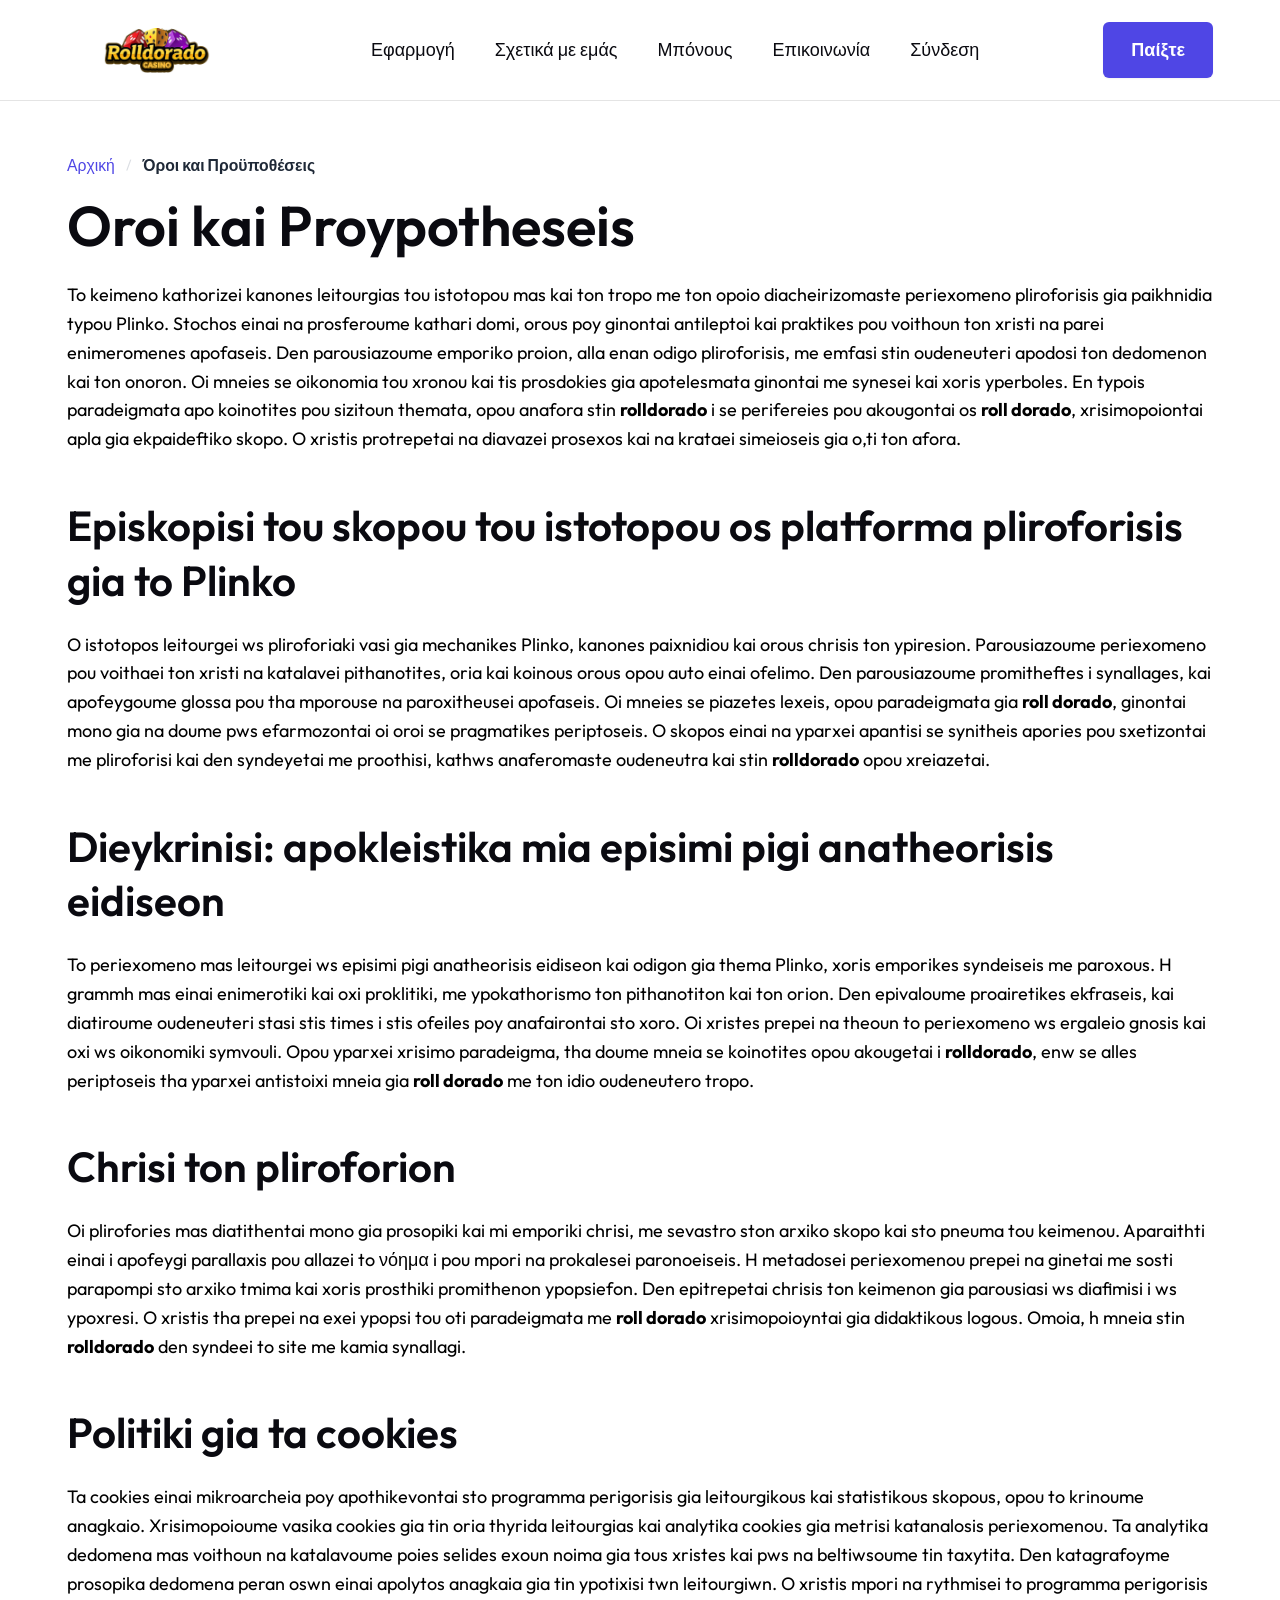
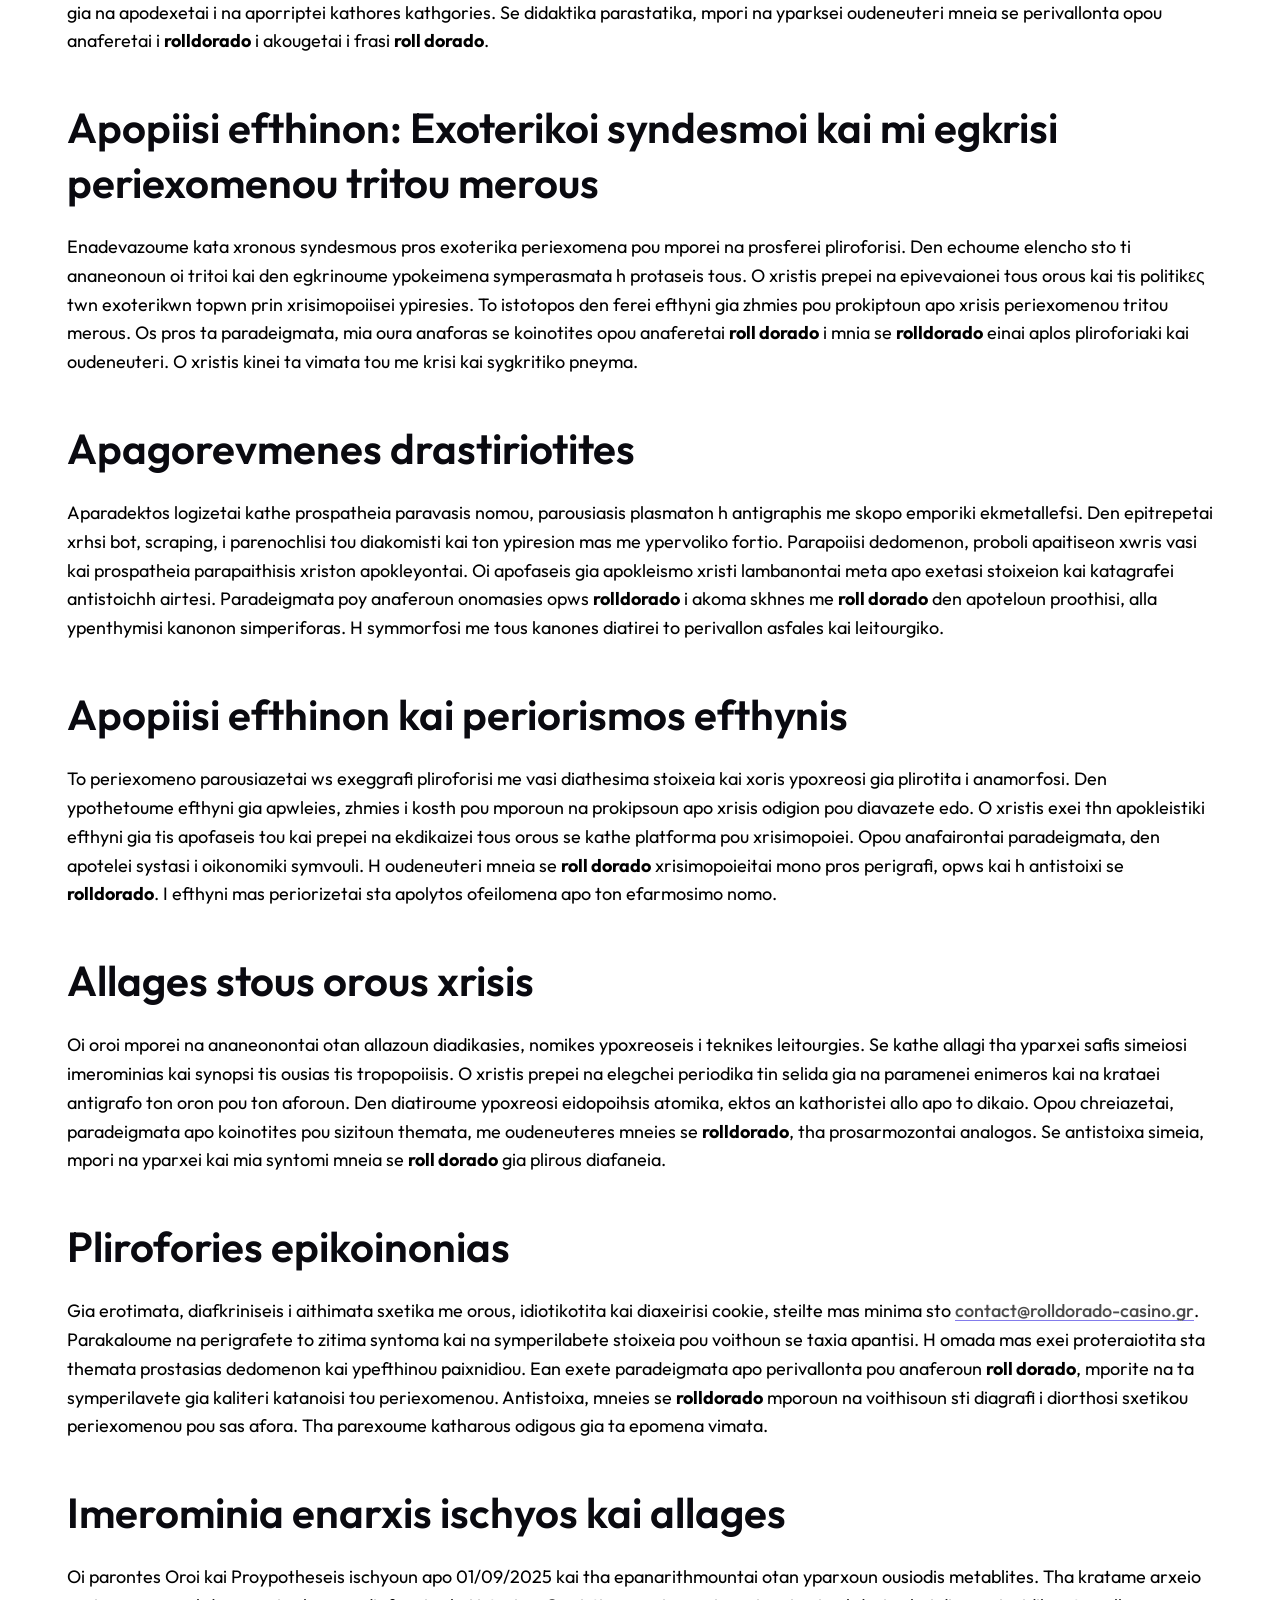
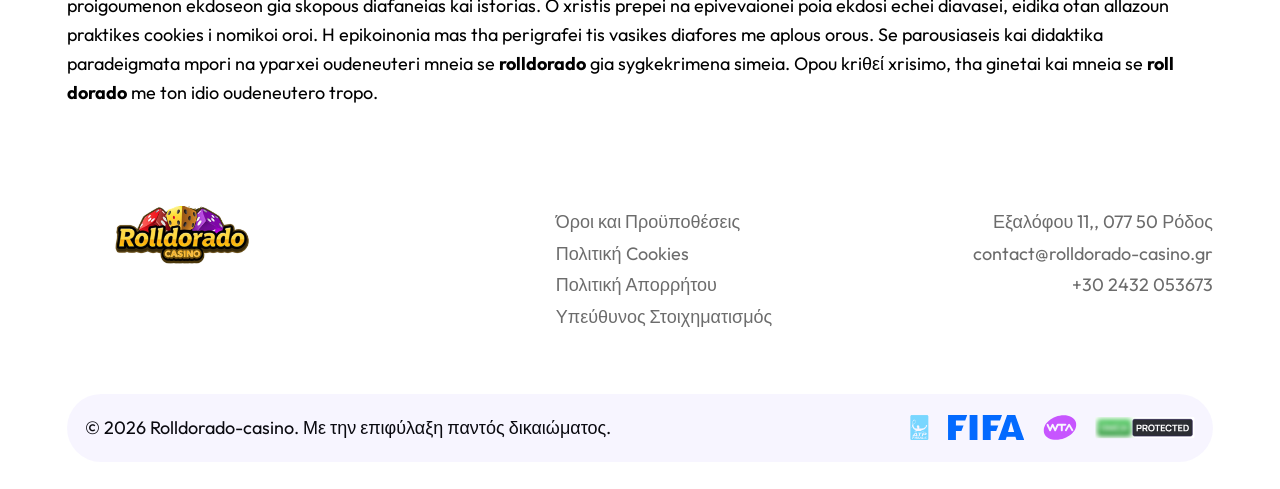
<file: terms-and-conditions/index.html>
<!DOCTYPE html><html class="no-js_a31c6f92421cba8a" lang="el-gr"><head>
  <meta charset="utf-8">
<meta name="viewport" content="width=device-width, initial-scale=1">
<meta http-equiv="x-ua-compatible" content="ie=edge"> <title>rolldorado: Όροι &amp; Προϋποθέσεις για Plinko &amp; Χρήση</title><meta name="description" content="Rolldorado Casino App: όροι χρήσης, πληροφορίες Plinko, cookies,
περιορισμοί, αποποίηση ευθύνης, αλλαγές και επικοινωνία για παίκτες στην
Ελλάδα."><meta name="keywords" content="rolldorado, roll dorado"><link rel="canonical" href="https://rolldorado-casino.gr/terms-and-conditions/"><link rel="icon" type="image/png" sizes="32x32" href="/captures/favicon-32x32.26ec0876a1.png"><link rel="icon" type="image/png" sizes="16x16" href="/captures/favicon-16x16.png"><link rel="apple-touch-icon" sizes="180x180" href="/apple-touch-icon.png"> 
<link rel="shortcut icon" href="/favicon.ico"> 
<meta name="msapplication-TileColor" content="#da532c"> 
<meta name="theme-color" content="#ffffff"> 
<meta property="og:title" content="rolldorado: Όροι &amp; Προϋποθέσεις για Plinko &amp; Χρήση">
<meta property="og:description" content="Rolldorado Casino App: όροι χρήσης, πληροφορίες Plinko, cookies,
περιορισμοί, αποποίηση ευθύνης, αλλαγές και επικοινωνία για παίκτες στην
Ελλάδα.">
<meta property="og:type" content="website">
<meta property="og:url" content="https://rolldorado-casino.gr/terms-and-conditions/"><meta property="og:image" content="https://rolldorado-casino.gr/captures/logo.942ea40196.png">
<meta name="twitter:card" content="summary_large_image">
<meta name="twitter:title" content="rolldorado: Όροι &amp; Προϋποθέσεις για Plinko &amp; Χρήση">
<meta name="twitter:description" content="Rolldorado Casino App: όροι χρήσης, πληροφορίες Plinko, cookies,
περιορισμοί, αποποίηση ευθύνης, αλλαγές και επικοινωνία για παίκτες στην
Ελλάδα."><meta name="twitter:image" content="https://rolldorado-casino.gr/captures/logo.942ea40196.png"><link rel="preconnect" href="https://fonts.googleapis.com">
  <link rel="preconnect" href="https://fonts.gstatic.com" crossorigin=""><link href="https://fonts.googleapis.com/css2?family=Inter:wght@400;600;700&amp;family=Poppins:wght@700&amp;display=swap" rel="stylesheet"><meta name="robots" content="index, follow"><script type="application/ld+json">
{
  "@context": "https://schema.org",
  "@graph": [
    {
      "@type": "WebSite",
      "@id": "https:\/\/rolldorado-casino.gr\/#website",
      "url": "https:\/\/rolldorado-casino.gr\/",
      "name": "Rolldorado-casino",
      "potentialAction": {
        "@type": "SearchAction",
        "target": "https:\/\/rolldorado-casino.gr\/search?q={search_term_string}",
        "query-input": "required name=search_term_string"
      },
      "publisher": {
         "@id": "https:\/\/rolldorado-casino.gr\/#organization"
      },
      "inLanguage": "el-GR"
    },
    {
      "@type": "Organization",
      "@id": "https:\/\/rolldorado-casino.gr\/#organization",
      "name": "Rolldorado-casino",
      "url": "https:\/\/rolldorado-casino.gr\/",
      "logo": {
        "@type": "ImageObject",
        "url": "https:\/\/rolldorado-casino.gr\/captures\/logo.png"

      }},{
      "@type": "BreadcrumbList",
      "@id": "https:\/\/rolldorado-casino.gr\/terms-and-conditions\/#breadcrumb",
      "itemListElement": [{
          "@type": "ListItem",
          "position":  1 ,
          "name": "Αρχική",
          "item": "https:\/\/rolldorado-casino.gr\/"
        },
              {
                "@type": "ListItem",
                "position":  2 ,
                "name": "Rolldorado Casino - Αναλυτικος Οδηγος και Κριτικη",
                "item": "https:\/\/rolldorado-casino.gr\/"
              },
        {
          "@type": "ListItem",
          "position":  3 ,
          "name": "rolldorado: Όροι \u0026 Προϋποθέσεις για Plinko \u0026 Χρήση"
        }
      ]
    },{"@type": "WebPage",
      "@id": "https:\/\/rolldorado-casino.gr\/terms-and-conditions\/",
      "url": "https:\/\/rolldorado-casino.gr\/terms-and-conditions\/",
      "name": "rolldorado: Όροι \u0026 Προϋποθέσεις για Plinko \u0026 Χρήση",
      "description": "Rolldorado Casino App: όροι χρήσης, πληροφορίες Plinko, cookies,\nπεριορισμοί, αποποίηση ευθύνης, αλλαγές και επικοινωνία για παίκτες στην\nΕλλάδα.",
      "inLanguage": "el-GR","datePublished": "2026-07-08T00:00:00Z",
      "dateModified": "2026-07-08T00:00:00Z",
      "isPartOf": {
        "@id": "https:\/\/rolldorado-casino.gr\/#website"
      },"breadcrumb": {
         "@id": "https:\/\/rolldorado-casino.gr\/terms-and-conditions\/#breadcrumb"
       }}]
}
</script><link rel="stylesheet" href="/stylesheet/bootstrap.min.662cc94c.css">
  <link rel="stylesheet" href="/stylesheet/fontawesome.min.9224754f.css">
  <link rel="stylesheet" href="/stylesheet/animate.fdb10ee7.css">
  <link rel="stylesheet" href="/stylesheet/odometer.6a5f8309.css">
  <link rel="stylesheet" href="/stylesheet/slick.min.5a803462.css">
  
  
  <link rel="stylesheet" href="/stylesheet/style.31c47801c6d0d72ed2a5c82821228aae0c2e79ded20c3f57e30a147ff3dc51f1.9a481f0e.css" integrity="sha384-0KXBVfn+M3Rq9s7ceeUWSUtH//mEdd8QorEAnDosq/TmWzyBZxPk2CMEoxGHtPv9">
  
  <link rel="stylesheet" href="/stylesheet/style.5d82aa0d5315f677f709af838c8047af22db36b3e33fa7e0f8188cf7c692dd08.2a2a2f2e.css" integrity="sha384-CEA00Z3X3PZq4h1Nw2YiFuoVV65u+W3tn8yXM7u0oNZt//SQRy0FJFzrinKILB+Y">
  
</head>

<body>
  
  <div class="cs_preloader cs_white_bg_29bff13aadb6f8f1">
    <div class="cs_preloader_in_9e02213da8120f65 position-relative_8665106d730b5403"><span></span><span></span></div>
  </div>
  

  

<header class="cs_site_header_c042a2f9377489ff cs_style_1_2919be1893198a38 cs_sticky_header">
  
  <div class="cs_main_header_cfa632a013ffe43c cs_fs_18_be882e6b5e52ee8f cs_heading_color_eef34464a90fce71">
    <div class="container"> 
      <div class="cs_main_header_in_66e9f91aeef2149d">

        <div class="cs_main_header_left_5118679f85a5bb72">
          
          <div class="logo_d0029a6edcdb0884">
  <a href="/" title="Rolldorado-casino">
    <img src="/captures/logo.942ea40196.png" title="Rolldorado-casino" alt="Rolldorado-casino" width="200" height="100"></a>
</div>
        </div>

        <div class="cs_main_header_center_b1e45547e9e431ec">
          
          <div class="cs_nav"><ul class="cs_nav_list"><li class="menu-item"><a href="/app/" aria-label="Menu link Εφαρμογή" id="menu-app-main">
                  Εφαρμογή
                </a></li><li class="menu-item"><a href="/our-history/" aria-label="Menu link Σχετικά με εμάς" id="menu-about-us-main">
                  Σχετικά με εμάς
                </a></li><li class="menu-item"><a href="/bonus/" aria-label="Menu link Μπόνους" id="menu-bonus-main">
                  Μπόνους
                </a></li><li class="menu-item"><a href="/support/" aria-label="Menu link Επικοινωνία" id="menu-contacts-main">
                  Επικοινωνία
                </a></li><li class="menu-item"><a href="/login/" aria-label="Menu link Σύνδεση" id="menu-login-main">
                  Σύνδεση
                </a></li></ul></div></div>
         <div class="header-controls_6a9f819328f8766a">
            <a class="button play-button" title="Παίξτε">Παίξτε</a> 
            
        </div>

      </div>
    </div>
  </div>
  
  <hr>
</header>




  
  

  
  <main id="content" role="main">
    <div class="container single-page_dc9976b2c77a504a"><nav aria-label="breadcrumb" class="breadcrumbs_3f233d8f4ad55e17">
  <ol class="breadcrumb-list_bfd242ab04d03b39" itemscope="" itemtype="https://schema.org/ListItem"><li class="breadcrumb-item_538ea3aee0296ddd" itemprop="itemListElement" itemscope="" itemtype="https://schema.org/ListItem"><a itemprop="item" href="/">
        <span itemprop="name">Αρχική</span>
      </a>
      <meta itemprop="position" content="1">
    </li><li class="breadcrumb-item_538ea3aee0296ddd active" aria-current="page" itemprop="itemListElement" itemscope="" itemtype="https://schema.org/ListItem">
      <span itemprop="name">Όροι και Προϋποθέσεις</span>
      <meta itemprop="position" content="2">
    </li>
  </ol>
</nav><div class="content-area_8362ce3791d70861"><h1 id="oroi-kai-proypotheseis">Oroi kai Proypotheseis</h1>
<p>To keimeno kathorizei kanones leitourgias tou istotopou mas kai ton
tropo me ton opoio diacheirizomaste periexomeno pliroforisis gia
paikhnidia typou Plinko. Stochos einai na prosferoume kathari domi,
orous poy ginontai antileptoi kai praktikes pou voithoun ton xristi na
parei enimeromenes apofaseis. Den parousiazoume emporiko proion, alla
enan odigo pliroforisis, me emfasi stin oudeneuteri apodosi ton
dedomenon kai ton onoron. Oi mneies se oikonomia tou xronou kai tis
prosdokies gia apotelesmata ginontai me synesei kai xoris yperboles. En
typois paradeigmata apo koinotites pou sizitoun themata, opou anafora
stin <strong>rolldorado</strong> i se perifereies pou akougontai os <strong>roll dorado</strong>,
xrisimopoiontai apla gia ekpaideftiko skopo. O xristis protrepetai na
diavazei prosexos kai na krataei simeioseis gia o,ti ton afora.</p>
<h2 id="episkopisi-tou-skopou-tou-istotopou-os-platforma-pliroforisis-gia-to-plinko">Episkopisi tou skopou tou istotopou os platforma pliroforisis gia to Plinko</h2>
<p>O istotopos leitourgei ws pliroforiaki vasi gia mechanikes Plinko,
kanones paixnidiou kai orous chrisis ton ypiresion. Parousiazoume
periexomeno pou voithaei ton xristi na katalavei pithanotites, oria kai
koinous orous opou auto einai ofelimo. Den parousiazoume promitheftes i
synallages, kai apofeygoume glossa pou tha mporouse na paroxitheusei
apofaseis. Oi mneies se piazetes lexeis, opou paradeigmata gia <strong>roll
dorado</strong>, ginontai mono gia na doume pws efarmozontai oi oroi se
pragmatikes periptoseis. O skopos einai na yparxei apantisi se synitheis
apories pou sxetizontai me pliroforisi kai den syndeyetai me proothisi,
kathws anaferomaste oudeneutra kai stin <strong>rolldorado</strong> opou xreiazetai.</p>
<h2 id="dieykrinisi-apokleistika-mia-episimi-pigi-anatheorisis-eidiseon">Dieykrinisi: apokleistika mia episimi pigi anatheorisis eidiseon</h2>
<p>To periexomeno mas leitourgei ws episimi pigi anatheorisis eidiseon kai
odigon gia thema Plinko, xoris emporikes syndeiseis me paroxous. H
grammh mas einai enimerotiki kai oxi proklitiki, me ypokathorismo ton
pithanotiton kai ton orion. Den epivaloume proairetikes ekfraseis, kai
diatiroume oudeneuteri stasi stis times i stis ofeiles poy anafairontai
sto xoro. Oi xristes prepei na theoun to periexomeno ws ergaleio gnosis
kai oxi ws oikonomiki symvouli. Opou yparxei xrisimo paradeigma, tha
doume mneia se koinotites opou akougetai i <strong>rolldorado</strong>, enw se alles
periptoseis tha yparxei antistoixi mneia gia <strong>roll dorado</strong> me ton idio
oudeneutero tropo.</p>
<h2 id="chrisi-ton-pliroforion">Chrisi ton pliroforion</h2>
<p>Oi plirofories mas diatithentai mono gia prosopiki kai mi emporiki
chrisi, me sevastro ston arxiko skopo kai sto pneuma tou keimenou.
Aparaithti einai i apofeygi parallaxis pou allazei to νόημα i pou mpori
na prokalesei paronoeiseis. H metadosei periexomenou prepei na ginetai
me sosti parapompi sto arxiko tmima kai xoris prosthiki promithenon
ypopsiefon. Den epitrepetai chrisis ton keimenon gia parousiasi ws
diafimisi i ws ypoxresi. O xristis tha prepei na exei ypopsi tou oti
paradeigmata me <strong>roll dorado</strong> xrisimopoioyntai gia didaktikous logous.
Omoia, h mneia stin <strong>rolldorado</strong> den syndeei to site me kamia
synallagi.</p>
<h2 id="politiki-gia-ta-cookies">Politiki gia ta cookies</h2>
<p>Ta cookies einai mikroarcheia poy apothikevontai sto programma
perigorisis gia leitourgikous kai statistikous skopous, opou to krinoume
anagkaio. Xrisimopoioume vasika cookies gia tin oria thyrida leitourgias
kai analytika cookies gia metrisi katanalosis periexomenou. Ta analytika
dedomena mas voithoun na katalavoume poies selides exoun noima gia tous
xristes kai pws na beltiwsoume tin taxytita. Den katagrafoyme prosopika
dedomena peran oswn einai apolytos anagkaia gia tin ypotixisi twn
leitourgiwn. O xristis mpori na rythmisei to programma perigorisis gia
na apodexetai i na aporriptei kathores kathgories. Se didaktika
parastatika, mpori na yparksei oudeneuteri mneia se perivallonta opou
anaferetai i <strong>rolldorado</strong> i akougetai i frasi <strong>roll dorado</strong>.</p>
<h2 id="apopiisi-efthinon-exoterikoi-syndesmoi-kai-mi-egkrisi-periexomenou-tritou-merous">Apopiisi efthinon: Exoterikoi syndesmoi kai mi egkrisi periexomenou tritou merous</h2>
<p>Enadevazoume kata xronous syndesmous pros exoterika periexomena pou
mporei na prosferei pliroforisi. Den echoume elencho sto ti ananeonoun
oi tritoi kai den egkrinoume ypokeimena symperasmata h protaseis tous. O
xristis prepei na epivevaionei tous orous kai tis politikες twn
exoterikwn topwn prin xrisimopoiisei ypiresies. To istotopos den ferei
efthyni gia zhmies pou prokiptoun apo xrisis periexomenou tritou merous.
Os pros ta paradeigmata, mia oura anaforas se koinotites opou anaferetai
<strong>roll dorado</strong> i mnia se <strong>rolldorado</strong> einai aplos pliroforiaki kai
oudeneuteri. O xristis kinei ta vimata tou me krisi kai sygkritiko
pneyma.</p>
<h2 id="apagorevmenes-drastiriotites">Apagorevmenes drastiriotites</h2>
<p>Aparadektos logizetai kathe prospatheia paravasis nomou, parousiasis
plasmaton h antigraphis me skopo emporiki ekmetallefsi. Den epitrepetai
xrhsi bot, scraping, i parenochlisi tou diakomisti kai ton ypiresion mas
me ypervoliko fortio. Parapoiisi dedomenon, proboli apaitiseon xwris
vasi kai prospatheia parapaithisis xriston apokleyontai. Oi apofaseis
gia apokleismo xristi lambanontai meta apo exetasi stoixeion kai
katagrafei antistoichh airtesi. Paradeigmata poy anaferoun onomasies
opws <strong>rolldorado</strong> i akoma skhnes me <strong>roll dorado</strong> den apoteloun
proothisi, alla ypenthymisi kanonon simperiforas. H symmorfosi me tous
kanones diatirei to perivallon asfales kai leitourgiko.</p>
<h2 id="apopiisi-efthinon-kai-periorismos-efthynis">Apopiisi efthinon kai periorismos efthynis</h2>
<p>To periexomeno parousiazetai ws exeggrafi pliroforisi me vasi diathesima
stoixeia kai xoris ypoxreosi gia plirotita i anamorfosi. Den ypothetoume
efthyni gia apwleies, zhmies i kosth pou mporoun na prokipsoun apo
xrisis odigion pou diavazete edo. O xristis exei thn apokleistiki
efthyni gia tis apofaseis tou kai prepei na ekdikaizei tous orous se
kathe platforma pou xrisimopoiei. Opou anafairontai paradeigmata, den
apotelei systasi i oikonomiki symvouli. H oudeneuteri mneia se <strong>roll
dorado</strong> xrisimopoieitai mono pros perigrafi, opws kai h antistoixi se
<strong>rolldorado</strong>. I efthyni mas periorizetai sta apolytos ofeilomena apo
ton efarmosimo nomo.</p>
<h2 id="allages-stous-orous-xrisis">Allages stous orous xrisis</h2>
<p>Oi oroi mporei na ananeonontai otan allazoun diadikasies, nomikes
ypoxreoseis i teknikes leitourgies. Se kathe allagi tha yparxei safis
simeiosi imerominias kai synopsi tis ousias tis tropopoiisis. O xristis
prepei na elegchei periodika tin selida gia na paramenei enimeros kai na
krataei antigrafo ton oron pou ton aforoun. Den diatiroume ypoxreosi
eidopoihsis atomika, ektos an kathoristei allo apo to dikaio. Opou
chreiazetai, paradeigmata apo koinotites pou sizitoun themata, me
oudeneuteres mneies se <strong>rolldorado</strong>, tha prosarmozontai analogos. Se
antistoixa simeia, mpori na yparxei kai mia syntomi mneia se <strong>roll
dorado</strong> gia plirous diafaneia.</p>
<h2 id="plirofories-epikoinonias">Plirofories epikoinonias</h2>
<p>Gia erotimata, diafkriniseis i aithimata sxetika me orous, idiotikotita
kai diaxeirisi cookie, steilte mas minima sto
<a href="mailto:contact@rolldorado-casino.gr">contact@rolldorado-casino.gr</a>. Parakaloume na perigrafete to zitima
syntoma kai na symperilabete stoixeia pou voithoun se taxia apantisi. H
omada mas exei proteraiotita sta themata prostasias dedomenon kai
ypefthinou paixnidiou. Ean exete paradeigmata apo perivallonta pou
anaferoun <strong>roll dorado</strong>, mporite na ta symperilavete gia kaliteri
katanoisi tou periexomenou. Antistoixa, mneies se <strong>rolldorado</strong> mporoun
na voithisoun sti diagrafi i diorthosi sxetikou periexomenou pou sas
afora. Tha parexoume katharous odigous gia ta epomena vimata.</p>
<h2 id="imerominia-enarxis-ischyos-kai-allages">Imerominia enarxis ischyos kai allages</h2>
<p>Oi parontes Oroi kai Proypotheseis ischyoun apo 01/09/2025 kai tha
epanarithmountai otan yparxoun ousiodis metablites. Tha kratame arxeio
proigoumenon ekdoseon gia skopous diafaneias kai istorias. O xristis
prepei na epivevaionei poia ekdosi echei diavasei, eidika otan allazoun
praktikes cookies i nomikoi oroi. H epikoinonia mas tha perigrafei tis
vasikes diafores me aplous orous. Se parousiaseis kai didaktika
paradeigmata mpori na yparxei oudeneuteri mneia se <strong>rolldorado</strong> gia
sygkekrimena simeia. Opou kriθεί xrisimo, tha ginetai kai mneia se
<strong>roll dorado</strong> me ton idio oudeneutero tropo.</p>
</div></div>
  </main>

  <footer class="cs_footer_ed22adad5f9cee3f style_1_9546709b17faf00c type_1_32ea1eeed865b500">
  <div class="container">
    <div class="cs_footer_main_3e29b5ef5f77179d">
      <div class="row cs_gap_y_30_d0f8c9b2248bf2f4">
        <div class="col-xl-5_d03d7a5d0eb419ee col-lg-4_5b4eb4dc12d91fc2 col-md-7_0867816f7f83e52b">
          <div class="cs_footer_widget_b7ba1ac409cc68aa cs_text_widget_e6b952f87fc8a97b">
            <div class="cs_brand_404de97ad31550a1 cs_mb_10_e5cd2c177a118d3b wow fadeInUp_edb6b1ce6d33e3c7" data-wow-delay="0.1s">
              <a href="/" title="Rolldorado-casino" class="footer-logo-link_1485d16c90639370">
  <img src="/captures/logo.942ea40196.png" title="Rolldorado-casino" alt="Rolldorado-casino" width="150" height="50" loading="lazy">
</a>
            </div>
          </div>
        </div>
        <div class="col-xl-3_5ada8d98b27ff497 col-lg-3_c286f18e63063a97 col-md-7_0867816f7f83e52b">
          <div class="cs_footer_widget_b7ba1ac409cc68aa cs_help_widget_2867d60571dcf381"><ul class="cs_footer_medu_6737c7d393f684ab cs_mp_0_430f282c8593b68a"><li><a href="/terms-and-conditions/" aria-label="Όροι και Προϋποθέσεις page link">Όροι και Προϋποθέσεις</a></li><li><a href="/cookie-policy/" aria-label="Πολιτική Cookies page link">Πολιτική Cookies</a></li><li><a href="/privacy-policy/" aria-label="Πολιτική Απορρήτου page link">Πολιτική Απορρήτου</a></li><li><a href="/responsible-gambling/" aria-label="Υπεύθυνος Στοιχηματισμός page link">Υπεύθυνος Στοιχηματισμός</a></li></ul></div>
        </div>
        <div class="col-xl-4_8ab6eb6fa77cb909 col-lg-3_c286f18e63063a97 col-md-4_5c3d0bd7d1101904 offset-md-1_1ed45f7e0e5e532a offset-lg-0_ab1e2cba8a155aa5 text-start_1165bbc94428c93c text-md-end_2ef769a29c40bbea">
          <div class="cs_footer_widget_b7ba1ac409cc68aa cs_contact_widget_8f6c81ccad70c01d">
            <ul class="cs_footer_medu_6737c7d393f684ab cs_mp_0_430f282c8593b68a"><li><a href="https://www.google.com/maps/search/?api=1&amp;query=%CE%95%CE%BE%CE%B1%CE%BB%CF%8C%CF%86%CE%BF%CF%85+11%2C%2C+077+50+%CE%A1%CF%8C%CE%B4%CE%BF%CF%82" aria-label="Email send link">Εξαλόφου 11,, 077 50 Ρόδος</a></li><li><a href="mailto:contact@rolldorado-casino.gr" aria-label="Email send link">contact@rolldorado-casino.gr</a></li><li><a href="tel:tel:+302432053673" aria-label="Phone call link">+30 2432 053673</a></li></ul>
          </div>
        </div>

      </div>
    </div>
    <div class="cs_height_62_008e3d4f95411356 cs_height_lg_40_6e5f836a86ef430f"></div>
    <div class="cs_footer_bottom_377bc097b8c9c257 cs_gray_bg_2_53273332ca94f4fa cs_radius_50_c63b45c96eec7d6a d-flex p-3_69570dee0bc9e84a align-items-center_be99150bdb68b020 mb-4_3895caaf04917146">
      <div class="cs_footer_text_d23a4c6298194805 cs_heading_color_eef34464a90fce71"><span class="copyright_c6783a09cd5f815a">© 2026 Rolldorado-casino. Με την επιφύλαξη παντός δικαιώματος.</span></div>
      <div class="footer-casino-logos_8fa261269fa7c613"><div class="casino-logo-gallery_150adb0d56196863">
    <div class="logo-items_7e208fededdc138e"><div class="casino-logo-item_40b740eb03e8d167">
          <img src="/captures/casino-logos_7a2015af5c/afp.a8f5a8deee.svg" title="Rolldorado-casino" alt="Rolldorado-casino" loading="lazy" width="120" height="45" style="max-height: 40px; width: auto;"></div><div class="casino-logo-item_40b740eb03e8d167">
          <img src="/captures/casino-logos_7a2015af5c/fifa.8fe651b826.svg" title="Rolldorado-casino" alt="Rolldorado-casino" loading="lazy" width="120" height="45" style="max-height: 40px; width: auto;"></div><div class="casino-logo-item_40b740eb03e8d167">
          <img src="/captures/casino-logos_7a2015af5c/wta.e80e9b1603.svg" title="Rolldorado-casino" alt="Rolldorado-casino" loading="lazy" width="120" height="45" style="max-height: 40px; width: auto;"></div><div class="casino-logo-item_40b740eb03e8d167">
          <img src="/captures/casino-logos_7a2015af5c/protected.f071df4b7a.svg" title="Rolldorado-casino" alt="Rolldorado-casino" loading="lazy" width="120" height="45" style="max-height: 40px; width: auto;"></div></div>
  </div></div>
    </div>
  </div>

</footer>

  
  
  <button type="button" aria-label="Scroll to top button" class="cs_scrollup cs_purple_bg_565a88ea1e08b784 cs_white_color_99b0216b1cfaf264 cs_radius_100_17f61f84759817c0">
    <svg width="20" height="20" viewBox="0 0 20 20" fill="none" xmlns="http://www.w3.org/2000/svg">
      <path d="M0 10L1.7625 11.7625L8.75 4.7875V20H11.25V4.7875L18.225 11.775L20 10L10 0L0 10Z" fill="currentColor"></path>
    </svg>
  </button>
  

  
  
  <script src="/javascript/jquery.min.fa4965fc.js"></script>
  <script src="/javascript/wow.min.750a29a7.js"></script>
  <script src="/javascript/jquery.slick.min.82224db8.js"></script>
  <script src="/javascript/odometer.d2ffe460.js"></script>
  
  
  
    
    <script src="/javascript/main.64feeb02f4f5949dccfc3dfb05a407476bfee73e4bf2048636471bf489984dac.09710ab9.js" integrity="sha384-cj4qa/jdhYsLskyqKZsCURPCmdYRtUuqraDu2XhEpQ5aRzWdHaaSqzHTjfXS5Fa5" defer=""></script>
  
  
  
  
  
  <script src="/app.0e24552615ffa1409141c90a6d6ec017d13fa67e39c1ea9654c3ec1a2da6f43e.js" integrity="sha384-ZwYc5VyCN7NAnmeEiM/9ujIlGTFYnIEK+L6fBUbsoNt4EFAG8llsas+RBj021oOT" defer=""></script>


</body></html>
</file>
<file: stylesheet/odometer.6a5f8309.css>
.odometer-inside_073567c33890b103 {
  display: flex;
  align-items: center;
}

.odometer.odometer-auto-theme_7a73000ce6efde13,
.odometer.odometer-theme-default_b82079a78413f018 {
  display: -moz-inline-box;
  -moz-box-orient: vertical;
  display: inline-block;
  vertical-align: middle;
  vertical-align: auto;
  position: relative;
}

.odometer.odometer-auto-theme_7a73000ce6efde13,
.odometer.odometer-theme-default_b82079a78413f018 {
  display: inline;
}

.odometer.odometer-auto-theme_7a73000ce6efde13 .odometer-digit_81237e09f8fe8f2e,
.odometer.odometer-theme-default_b82079a78413f018 .odometer-digit_81237e09f8fe8f2e {
  display: -moz-inline-box;
  -moz-box-orient: vertical;
  display: inline-block;
  vertical-align: middle;
  vertical-align: auto;
  position: relative;
}

.odometer.odometer-auto-theme_7a73000ce6efde13 .odometer-digit_81237e09f8fe8f2e,
.odometer.odometer-theme-default_b82079a78413f018 .odometer-digit_81237e09f8fe8f2e {
  display: inline;
}

.odometer.odometer-auto-theme_7a73000ce6efde13 .odometer-digit_81237e09f8fe8f2e .odometer-digit-spacer_d5712a9d84a18fd3,
.odometer.odometer-theme-default_b82079a78413f018 .odometer-digit_81237e09f8fe8f2e .odometer-digit-spacer_d5712a9d84a18fd3 {
  display: -moz-inline-box;
  -moz-box-orient: vertical;
  display: inline-block;
  vertical-align: middle;
  vertical-align: auto;
  visibility: hidden;
}

.odometer.odometer-auto-theme_7a73000ce6efde13 .odometer-digit_81237e09f8fe8f2e .odometer-digit-spacer_d5712a9d84a18fd3,
.odometer.odometer-theme-default_b82079a78413f018 .odometer-digit_81237e09f8fe8f2e .odometer-digit-spacer_d5712a9d84a18fd3 {
  display: flex;
}

.odometer.odometer-auto-theme_7a73000ce6efde13 .odometer-digit_81237e09f8fe8f2e .odometer-digit-inner_9cdbbfbbb839f29f,
.odometer.odometer-theme-default_b82079a78413f018 .odometer-digit_81237e09f8fe8f2e .odometer-digit-inner_9cdbbfbbb839f29f {
  text-align: left;
  display: block;
  position: absolute;
  top: 0;
  bottom: 0;
  overflow: hidden;
}

.odometer.odometer-auto-theme_7a73000ce6efde13 .odometer-digit_81237e09f8fe8f2e .odometer-ribbon_e1ea57fb193dc9b6,
.odometer.odometer-theme-default_b82079a78413f018 .odometer-digit_81237e09f8fe8f2e .odometer-ribbon_e1ea57fb193dc9b6 {
  display: block;
}

.odometer.odometer-auto-theme_7a73000ce6efde13 .odometer-digit_81237e09f8fe8f2e .odometer-ribbon-inner,
.odometer.odometer-theme-default_b82079a78413f018 .odometer-digit_81237e09f8fe8f2e .odometer-ribbon-inner {
  display: block;
  -webkit-backface-visibility: hidden;
}

.odometer.odometer-auto-theme_7a73000ce6efde13 .odometer-digit_81237e09f8fe8f2e .odometer-value,
.odometer.odometer-theme-default_b82079a78413f018 .odometer-digit_81237e09f8fe8f2e .odometer-value {
  display: block;
  -webkit-transform: translateZ(0);
}

.odometer.odometer-auto-theme_7a73000ce6efde13 .odometer-digit_81237e09f8fe8f2e .odometer-value.odometer-last-value_a569445413216be0,
.odometer.odometer-theme-default_b82079a78413f018 .odometer-digit_81237e09f8fe8f2e .odometer-value.odometer-last-value_a569445413216be0 {
  position: absolute;
}

.odometer.odometer-auto-theme_7a73000ce6efde13.odometer-animating-up_abddc8a301b1e218 .odometer-ribbon-inner,
.odometer.odometer-theme-default_b82079a78413f018.odometer-animating-up_abddc8a301b1e218 .odometer-ribbon-inner {
  -webkit-transition: -webkit-transform 2s;
  -moz-transition: -moz-transform 2s;
  -ms-transition: -ms-transform 2s;
  -o-transition: -o-transform 2s;
  transition: transform 2s;
}

.odometer.odometer-auto-theme_7a73000ce6efde13.odometer-animating-up_abddc8a301b1e218.odometer-animating_6422441568ff68d6 .odometer-ribbon-inner,
.odometer.odometer-theme-default_b82079a78413f018.odometer-animating-up_abddc8a301b1e218.odometer-animating_6422441568ff68d6 .odometer-ribbon-inner {
  -webkit-transform: translateY(-100%);
  -moz-transform: translateY(-100%);
  -ms-transform: translateY(-100%);
  -o-transform: translateY(-100%);
  transform: translateY(-100%);
}

.odometer.odometer-auto-theme_7a73000ce6efde13.odometer-animating-down_ae71b8cc4fcc73af .odometer-ribbon-inner,
.odometer.odometer-theme-default_b82079a78413f018.odometer-animating-down_ae71b8cc4fcc73af .odometer-ribbon-inner {
  -webkit-transform: translateY(-100%);
  -moz-transform: translateY(-100%);
  -ms-transform: translateY(-100%);
  -o-transform: translateY(-100%);
  transform: translateY(-100%);
}

.odometer.odometer-auto-theme_7a73000ce6efde13.odometer-animating-down_ae71b8cc4fcc73af.odometer-animating_6422441568ff68d6 .odometer-ribbon-inner,
.odometer.odometer-theme-default_b82079a78413f018.odometer-animating-down_ae71b8cc4fcc73af.odometer-animating_6422441568ff68d6 .odometer-ribbon-inner {
  -webkit-transition: -webkit-transform 2s;
  -moz-transition: -moz-transform 2s;
  -ms-transition: -ms-transform 2s;
  -o-transition: -o-transform 2s;
  transition: transform 2s;
  -webkit-transform: translateY(0);
  -moz-transform: translateY(0);
  -ms-transform: translateY(0);
  -o-transform: translateY(0);
  transform: translateY(0);
}

.odometer.odometer-auto-theme_7a73000ce6efde13 .odometer-value,
.odometer.odometer-theme-default_b82079a78413f018 .odometer-value {
  text-align: center;
}
</file>
<file: stylesheet/style.31c47801c6d0d72ed2a5c82821228aae0c2e79ded20c3f57e30a147ff3dc51f1.9a481f0e.css>
@font-face{font-family:'Outfit';src:url("../fonts/outfit/static/Outfit-Black.ttf") format("truetype");font-weight:900;font-style:normal}@font-face{font-family:'Outfit';src:url("../fonts/outfit/static/Outfit-ExtraBold.ttf") format("truetype");font-weight:800;font-style:normal}@font-face{font-family:'Outfit';src:url("../fonts/outfit/static/Outfit-Bold.ttf") format("truetype");font-weight:700;font-style:normal}@font-face{font-family:'Outfit';src:url("../fonts/outfit/static/Outfit-SemiBold.ttf") format("truetype");font-weight:600;font-style:normal}@font-face{font-family:'Outfit';src:url("../fonts/outfit/static/Outfit-Medium.ttf") format("truetype");font-weight:500;font-style:normal}@font-face{font-family:'Outfit';src:url("../fonts/outfit/static/Outfit-Regular.ttf") format("truetype");font-weight:400;font-style:normal}@font-face{font-family:'Urbanist';src:url("../fonts/urbanist/static/Urbanist-Black.ttf") format("truetype");font-weight:900;font-style:normal}@font-face{font-family:'Urbanist';src:url("../fonts/urbanist/static/Urbanist-ExtraBold.ttf") format("truetype");font-weight:800;font-style:normal}@font-face{font-family:'Urbanist';src:url("../fonts/urbanist/static/Urbanist-Bold.ttf") format("truetype");font-weight:700;font-style:normal}@font-face{font-family:'Urbanist';src:url("../fonts/urbanist/static/Urbanist-SemiBold.ttf") format("truetype");font-weight:600;font-style:normal}@font-face{font-family:'Urbanist';src:url("../fonts/urbanist/static/Urbanist-Medium.ttf") format("truetype");font-weight:500;font-style:normal}@font-face{font-family:'Urbanist';src:url("../fonts/urbanist/static/Urbanist-Regular.ttf") format("truetype");font-weight:400;font-style:normal}@font-face{font-family:'Inter';src:url("../fonts/inter/static/Inter_18pt-Black.ttf") format("truetype");font-weight:900;font-style:normal}@font-face{font-family:'Inter';src:url("../fonts/inter/static/Inter_18pt-ExtraBold.ttf") format("truetype");font-weight:800;font-style:normal}@font-face{font-family:'Inter';src:url("../fonts/inter/static/Inter_18pt-Bold.ttf") format("truetype");font-weight:700;font-style:normal}@font-face{font-family:'Inter';src:url("../fonts/inter/static/Inter_18pt-SemiBold.ttf") format("truetype");font-weight:600;font-style:normal}@font-face{font-family:'Inter';src:url("../fonts/inter/static/Inter_18pt-Medium.ttf") format("truetype");font-weight:500;font-style:normal}@font-face{font-family:'Inter';src:url("../fonts/inter/static/Inter_18pt-Regular.ttf") format("truetype");font-weight:400;font-style:normal}:root{--white-color: #fff;--black-color: #000;--heading-color: #0A0A10;--body-color: #6C6C6C;--purple-color: #936DFF;--accent-color: #00CC61;--border-color: #CACACA;--gray-color: #F6F3FE;--gray2-color: #A3A2A3;--heading-font: 'Outfit', sans-serif;--body-font: 'Urbanist', sans-serif}.cs_live_chat_b82015b4f4a1a926{--heading-font: 'Urbanist', sans-serif}.cs_live_chat_b82015b4f4a1a926 h1,.cs_live_chat_b82015b4f4a1a926 h2,.cs_live_chat_b82015b4f4a1a926 h3,.cs_live_chat_b82015b4f4a1a926 h4,.cs_live_chat_b82015b4f4a1a926 h5,.cs_live_chat_b82015b4f4a1a926 h6{font-weight:700}.cs_task_management_8edc84902babab83{--heading-font: 'Inter', sans-serif;background-color:#05111A;color:var(--border-color);font-size:16px}.cs_task_management_8edc84902babab83 .cs_heading_bg_37860d4e2009ab90{background-color:#05111A}body,html{color:var(--body-color);font-family:var(--heading-font);font-size:18px;line-height:1.75em;font-weight:400;overflow-x:clip}h1,h2,h3,h4,h5,h6{clear:both;color:var(--heading-color);padding:0;margin:0 0 20px 0;font-weight:600;line-height:1.2em}h1,.h1_2191d1cee44b3aa3{font-size:56px;line-height:1.2;margin-bottom:var(--theme-spacing-lg)}h2,.h2_8de7fbf077424c6b{font-size:42px;line-height:1.3;margin-bottom:var(--theme-spacing-lg)}h3,.h3_1a4b650e0a6e1d42{font-size:30px;line-height:1.4;margin-bottom:var(--theme-spacing-md)}h4,.h4_faaf0ed85e136500{font-size:24px;line-height:1.4;margin-bottom:var(--theme-spacing-md)}h5,.h5_ce9bcb3ef5725e9d{font-size:18px;line-height:1.5;margin-bottom:var(--theme-spacing-sm)}h6,.h6_27450a93550370be{font-size:16px;line-height:1.5;margin-bottom:var(--theme-spacing-sm)}@media (max-width: 992px){h1,.h1_2191d1cee44b3aa3{font-size:48px}h2,.h2_8de7fbf077424c6b{font-size:36px}h3,.h3_1a4b650e0a6e1d42{font-size:28px}h4,.h4_faaf0ed85e136500{font-size:22px}}@media (max-width: 768px){h1,.h1_2191d1cee44b3aa3{font-size:40px}h2,.h2_8de7fbf077424c6b{font-size:32px}h3,.h3_1a4b650e0a6e1d42{font-size:26px}h4,.h4_faaf0ed85e136500{font-size:20px}h5,.h5_ce9bcb3ef5725e9d{font-size:17px}}@media (max-width: 576px){h1,.h1_2191d1cee44b3aa3{font-size:32px;line-height:1.3}h2,.h2_8de7fbf077424c6b{font-size:28px;line-height:1.3}h3,.h3_1a4b650e0a6e1d42{font-size:24px;line-height:1.4}h4,.h4_faaf0ed85e136500{font-size:19px;line-height:1.4}h5,.h5_ce9bcb3ef5725e9d{font-size:16px;line-height:1.5}h6,.h6_27450a93550370be{font-size:15px;line-height:1.5}}p{margin-bottom:15px;line-height:1.6em}ul{margin:0 0 25px 0;padding-left:20px;list-style:square outside none}ol{padding-left:20px;margin-bottom:25px}dfn,cite,em,i{font-style:italic}blockquote{margin:0 15px;font-style:italic;font-size:20px;line-height:1.6em;margin:0}address{margin:0 0 15px}img{border:0;max-width:100%;height:auto}a{color:inherit;text-decoration:none;transition:all 0.3s ease}button{color:inherit;transition:all 0.3s ease;cursor:pointer}a:hover{text-decoration:none;color:var(--accent-color)}table{width:100%;margin-bottom:25px}table th{font-weight:600;color:var(--body-color)}table td,table th{border-top:1px solid var(--border-color);padding:11px 10px}dl{margin-bottom:25px}dl dt{font-weight:600}b,strong{font-weight:bold}pre{color:var(--body-color);border:1px solid var(--border-color);font-size:18px;padding:25px;border-radius:5px}kbd{font-size:100%;background-color:var(--body-color);border-radius:5px}input,textarea{color:var(--heading-color);transition:all 0.4s ease}.cs_preloader{position:fixed;display:flex;align-items:center;justify-content:center;z-index:99999;top:0;width:100%;height:100vh}.cs_preloader_in_9e02213da8120f65{width:110px;height:110px;position:relative;border-radius:50%}.cs_preloader_in_9e02213da8120f65:before,.cs_preloader_in_9e02213da8120f65:after{content:'';border-width:2px;border-style:solid;border-radius:50%;position:absolute;width:100%;height:100%;left:50%;top:50%;transform:translate(-50%, -50%)}.cs_preloader_in_9e02213da8120f65:after{border-color:transparent;border-top-color:var(--purple-color);border-bottom-color:var(--purple-color);opacity:0.8;animation:spin 1s ease-in-out infinite;z-index:2}.cs_preloader_in_9e02213da8120f65:before{border-color:var(--purple-color);opacity:0.2}.cs_preloader_in_9e02213da8120f65 span{display:inline-block;width:50px;height:50px;background-color:var(--purple-color);border-radius:50%;position:absolute;left:50%;top:50%;transform:translate(-50%, -50%) scale(0);animation:bubble-animation 2s linear infinite}.cs_preloader_in_9e02213da8120f65 span:nth-child(2){animation-delay:1s}@keyframes spin{0%{transform:translate(-50%, -50%) rotate(0deg)}100%{transform:translate(-50%, -50%) rotate(360deg)}}@keyframes bubble-animation{100%{transform:translate(-50%, -50%) scale(1);opacity:0}}.cs_mb_1_0bf38bd350cc9961{margin-bottom:1px}.cs_mb_2_75911875ab04a174{margin-bottom:2px}.cs_mb_3_406a6255d622b019{margin-bottom:3px}.cs_mb_4_04c19c1bac214251{margin-bottom:4px}.cs_mb_5_b59efc9ef959df44{margin-bottom:5px}.cs_mb_6_a079b7c97074e463{margin-bottom:6px}.cs_mb_7_c3126545cfd9a99f{margin-bottom:7px}.cs_mb_8_4b543e5e5879da09{margin-bottom:8px}.cs_mb_9_5e47d1653034975e{margin-bottom:9px}.cs_mb_10_e5cd2c177a118d3b{margin-bottom:10px}.cs_mb_11_ca42713b4ccae23a{margin-bottom:11px}.cs_mb_12_33fedad1a320b791{margin-bottom:12px}.cs_mb_13_bacfcb52e1d11012{margin-bottom:13px}.cs_mb_14_1d160f7946f60e5b{margin-bottom:14px}.cs_mb_15_a1d4b7171c4d6b0a{margin-bottom:15px}.cs_mb_16_86e98a52d0df1bac{margin-bottom:16px}.cs_mb_17_b98188b2df7cce4c{margin-bottom:17px}.cs_mb_18_b90cb01769ece918{margin-bottom:18px}.cs_mb_19_fc03d4d5a78101be{margin-bottom:19px}.cs_mb_20_4330f17ce403594b{margin-bottom:20px}.cs_mb_21_f479aa7557065fa8{margin-bottom:21px}.cs_mb_22_faf52fec163d8db3{margin-bottom:22px}.cs_mb_23_11cbb5db25b148fb{margin-bottom:23px}.cs_mb_24_882784f78c434d90{margin-bottom:24px}.cs_mb_25_bc0e48046df1d4ac{margin-bottom:25px}.cs_mb_26_08a7118d5102d1ed{margin-bottom:26px}.cs_mb_27_4e74f9533fda32cf{margin-bottom:27px}.cs_mb_28_de67044bac8505ae{margin-bottom:28px}.cs_mb_29_4cae570894de7844{margin-bottom:29px}.cs_mb_30_0c46731dfdf7b0b1{margin-bottom:30px}.cs_mb_31_3b206d3ab9258118{margin-bottom:31px}.cs_mb_32_d736f18024ba7790{margin-bottom:32px}.cs_mb_33_3f6e7ee3b93a46f6{margin-bottom:33px}.cs_mb_34_fe160af849c0e7b2{margin-bottom:34px}.cs_mb_35_4bf5c8eda68f1fd2{margin-bottom:35px}.cs_mb_36_7c2572987bbb6fb4{margin-bottom:36px}.cs_mb_37_35ade7d905e9febc{margin-bottom:37px}.cs_mb_38_3c582b6161f94072{margin-bottom:38px}.cs_mb_39_32fbf593ba8aac0c{margin-bottom:39px}.cs_mb_40_042a4f263e1207c4{margin-bottom:40px}.cs_mb_41_95cc6974f8716c29{margin-bottom:41px}.cs_mb_42_456c4f8fffe554aa{margin-bottom:42px}.cs_mb_43_c80370b164323e4a{margin-bottom:43px}.cs_mb_44_2ff0ff37016a1c14{margin-bottom:44px}.cs_mb_45_ab8814ee4f95ebc7{margin-bottom:45px}.cs_mb_46_5f43fddfc4cfb746{margin-bottom:46px}.cs_mb_47_d8f8eb0a0a65492c{margin-bottom:47px}.cs_mb_48_7de256b4c00afea2{margin-bottom:48px}.cs_mb_49_d4b5456a7ba94d82{margin-bottom:49px}.cs_mb_50_7d6079bf91eae756{margin-bottom:50px}.cs_mb_51_2ab59ac5ea2d0da3{margin-bottom:51px}.cs_mb_52_d696753205727838{margin-bottom:52px}.cs_mb_53_55f0c53ffa6f5d6b{margin-bottom:53px}.cs_mb_54_637e5d51608ab434{margin-bottom:54px}.cs_mb_55_221211a4eec14efa{margin-bottom:55px}.cs_mb_56_f5c47291a43e8cd2{margin-bottom:56px}.cs_mb_57_3ddd6f2db3aee457{margin-bottom:57px}.cs_mb_58_ad2290567a491c45{margin-bottom:58px}.cs_mb_59_ce09f9e18e9bd3f7{margin-bottom:59px}.cs_mb_60_18d29f532a05ee5d{margin-bottom:60px}@media screen and (min-width: 992px){.cs_height_1_1b2ecf4751895ea2{height:1px}.cs_height_2_c71cd9c06df03741{height:2px}.cs_height_3_a6615da5a9811940{height:3px}.cs_height_4_b1d5d68246338f4f{height:4px}.cs_height_5_1392d646f9060b7b{height:5px}.cs_height_6_988302e3cd18af70{height:6px}.cs_height_7_3373629789a80538{height:7px}.cs_height_8_bf1baf57c7b64611{height:8px}.cs_height_9_65d639e02ca3593e{height:9px}.cs_height_10_27d13f2c46c63570{height:10px}.cs_height_11_334cb3d50d21452e{height:11px}.cs_height_12_4d151f5625c0a894{height:12px}.cs_height_13_defcf3ce6881cd32{height:13px}.cs_height_14_cd6388f4aaffec5c{height:14px}.cs_height_15_c97a6a1e3f7fdf22{height:15px}.cs_height_16_ea32e206f4120abb{height:16px}.cs_height_17_2fd77922f5e1b8ed{height:17px}.cs_height_18_480c277cd912d96b{height:18px}.cs_height_19_9b44d801a28b9803{height:19px}.cs_height_20_0493e2ebaab00f5f{height:20px}.cs_height_21_f3f6e9a821c136cf{height:21px}.cs_height_22_fcc2d09247888d72{height:22px}.cs_height_23_2d719c0f39a86846{height:23px}.cs_height_24_352f81b27995903b{height:24px}.cs_height_25_2972c2125b5b5849{height:25px}.cs_height_26_c207b8d7946a4c65{height:26px}.cs_height_27_ffd12a004cac239d{height:27px}.cs_height_28_b8e4bb61b965f773{height:28px}.cs_height_29_1d3f61fbde0fec0b{height:29px}.cs_height_30_c9cefb575e0f065e{height:30px}.cs_height_31_093c84f04874a07e{height:31px}.cs_height_32_1f2188b65aa25c9b{height:32px}.cs_height_33_9a104fbb975398f2{height:33px}.cs_height_34_d96a3654bfbd33fa{height:34px}.cs_height_35_145fec3aa5e74109{height:35px}.cs_height_36_45e1cdf399c4ce4a{height:36px}.cs_height_37_b1287afefa6cda3c{height:37px}.cs_height_38_3325a341dd7507e7{height:38px}.cs_height_39_1297d46e2422afde{height:39px}.cs_height_40_a6249613ba8fd6a9{height:40px}.cs_height_41_9842172884a7d6c8{height:41px}.cs_height_42_5d33f83021ad32df{height:42px}.cs_height_43_0abcb2227dc53082{height:43px}.cs_height_44_81cef53a1d9dde24{height:44px}.cs_height_45_eaedfcd903eb21dd{height:45px}.cs_height_46_70649fa0a0142099{height:46px}.cs_height_47_dc9a797f89be72a8{height:47px}.cs_height_48_d4a3fdbc75f2f7d5{height:48px}.cs_height_49_c5b58d99b83d92e8{height:49px}.cs_height_50_0bdab0e0d8af3e07{height:50px}.cs_height_51_c223cec851e6283f{height:51px}.cs_height_52_c7ca90b235cc999d{height:52px}.cs_height_53_85a8ed72d1bc6f4c{height:53px}.cs_height_54_3ebc48cf665227e2{height:54px}.cs_height_55_9ead3aecd08bf95b{height:55px}.cs_height_56_d2fec40e42d26f0c{height:56px}.cs_height_57_8bddea211272a0b4{height:57px}.cs_height_58_8f27e29d51bca1c5{height:58px}.cs_height_59_ef257943559c9eab{height:59px}.cs_height_60_d6386138e256fbe3{height:60px}.cs_height_61_602a5f8c44e7e74c{height:61px}.cs_height_62_008e3d4f95411356{height:62px}.cs_height_63_065cf5dcee97764d{height:63px}.cs_height_64_932e9df78813a8ff{height:64px}.cs_height_65_80efc75de138aeaf{height:65px}.cs_height_66_63ad4b93a7ef4013{height:66px}.cs_height_67_2eb48a06d2694e0f{height:67px}.cs_height_68_490ac222ba8b4aa0{height:68px}.cs_height_69_aa202429f9ffbdb2{height:69px}.cs_height_70_47cb27132d5b708d{height:70px}.cs_height_71_b9e05dafef074684{height:71px}.cs_height_72_cd66be82c815893b{height:72px}.cs_height_73_f016027f547455a8{height:73px}.cs_height_74_1407b9561ab3d130{height:74px}.cs_height_75_3fab71961c6e41c1{height:75px}.cs_height_76_e8f3c0bb00291702{height:76px}.cs_height_77_e668bc94c66e1b54{height:77px}.cs_height_78_5312ce832c0d2a1e{height:78px}.cs_height_79_85401266246f6f9b{height:79px}.cs_height_80_b7115c0835bb1fd0{height:80px}.cs_height_81_b54260866771bd7c{height:81px}.cs_height_82_83f6c8defe3ad549{height:82px}.cs_height_83_53424622bdf1dea4{height:83px}.cs_height_84_2fcfd82327db9409{height:84px}.cs_height_85_9b7e9c98b3345e6e{height:85px}.cs_height_86_dc1c52a66d358d42{height:86px}.cs_height_87_61c13969df344d53{height:87px}.cs_height_88_efd5d40c8344ba64{height:88px}.cs_height_89_f7178a8c1d0da8d2{height:89px}.cs_height_90_826d17bb68f84033{height:90px}.cs_height_91_d87dacd215f096ac{height:91px}.cs_height_92_64abf37ea98477e1{height:92px}.cs_height_93_3c0c6189e914c3bc{height:93px}.cs_height_94_17daad6f90afee2a{height:94px}.cs_height_95_3320e9935a69fc78{height:95px}.cs_height_96_d56174090d586aff{height:96px}.cs_height_97_4531df8a8258dda9{height:97px}.cs_height_98_3bdb01d0f15e8b03{height:98px}.cs_height_99_1d2fe79543a600dd{height:99px}.cs_height_100_813d2e2d2ff52c30{height:100px}.cs_height_101_1f487c25122fc1fb{height:101px}.cs_height_102_90419864d0581a0b{height:102px}.cs_height_103_d5846bc996ccca7e{height:103px}.cs_height_104_a1684328ff47f30f{height:104px}.cs_height_105_716c00c9bee17350{height:105px}.cs_height_106_94c24576a154c6a6{height:106px}.cs_height_107_01b076cf7642ace2{height:107px}.cs_height_108_0318a52c63696cac{height:108px}.cs_height_109_adfb66dedc53a79d{height:109px}.cs_height_110_4018adfd4a82dc37{height:110px}.cs_height_111_42f479fc9f3380df{height:111px}.cs_height_112_9811b28993750245{height:112px}.cs_height_113_19c7894a1ac34ff7{height:113px}.cs_height_114_227fab6307819830{height:114px}.cs_height_115_5cbcbda08659091c{height:115px}.cs_height_116_839d7f3f43636e02{height:116px}.cs_height_117_116f295c9b2b6b93{height:117px}.cs_height_118_410afba2a09e34e3{height:118px}.cs_height_119_e57ebbb22ee70c6f{height:119px}.cs_height_120_5a641248433de76b{height:120px}.cs_height_121_5d441e9e52e21eaa{height:121px}.cs_height_122_6b6b12dc4bbbfb74{height:122px}.cs_height_123_169f69538b6d594b{height:123px}.cs_height_124_725c0814795209ce{height:124px}.cs_height_125_c357d413284db62e{height:125px}.cs_height_126_cc7a07e5a583cc07{height:126px}.cs_height_127_13f55fa970100720{height:127px}.cs_height_128_89da2aaf4ce6d9f5{height:128px}.cs_height_129_853c43de6863caa1{height:129px}.cs_height_130_baff57c7fc561172{height:130px}.cs_height_131_74d2fcae60a1ef4a{height:131px}.cs_height_132_41c2b805bf4788fb{height:132px}.cs_height_133_a308e5aa1dca389c{height:133px}.cs_height_134_fcc93b7ae0851af4{height:134px}.cs_height_135_f7d2c0a90c16b362{height:135px}.cs_height_136_edbf21c7cf4148be{height:136px}.cs_height_137_8784bffa04144630{height:137px}.cs_height_138_7349ecb717b1aa60{height:138px}.cs_height_139_1c1940b8a336a173{height:139px}.cs_height_140_7fffc7e27e4fd2ba{height:140px}.cs_height_141_97106b99791e3126{height:141px}.cs_height_142_76aa5cc9fd161b77{height:142px}.cs_height_143_40f9df6a5fffe973{height:143px}.cs_height_144_3de2c35bc4005bb6{height:144px}.cs_height_145_2ee744e559245814{height:145px}.cs_height_146_3339c7051be5b777{height:146px}.cs_height_147_7bb7c66d1bb86df5{height:147px}.cs_height_148_2dbb66728636e010{height:148px}.cs_height_149_f53e8c316d2676c2{height:149px}.cs_height_150_c233ea1569564cf0{height:150px}}@media screen and (max-width: 991px){.cs_mb_lg_1_b5563489a0654584{margin-bottom:1px}.cs_mb_lg_2_d3657fb76d655768{margin-bottom:2px}.cs_mb_lg_3_9872e8b717f9b617{margin-bottom:3px}.cs_mb_lg_4_4f3efdacd8bfb9fc{margin-bottom:4px}.cs_mb_lg_5_cdec8de6938b0b4b{margin-bottom:5px}.cs_mb_lg_6_658df935511d7c44{margin-bottom:6px}.cs_mb_lg_7_2edda6594519a8f8{margin-bottom:7px}.cs_mb_lg_8_8c16ded936c8d7d2{margin-bottom:8px}.cs_mb_lg_9_5dc04a5af25c9c9c{margin-bottom:9px}.cs_mb_lg_10_2cb974260318798d{margin-bottom:10px}.cs_mb_lg_11_39fccbb42589c9ce{margin-bottom:11px}.cs_mb_lg_12_9495f64aedb3f5ef{margin-bottom:12px}.cs_mb_lg_13_8fedc469fd14fc49{margin-bottom:13px}.cs_mb_lg_14_e97c341e2376e829{margin-bottom:14px}.cs_mb_lg_15_248dddebf059120e{margin-bottom:15px}.cs_mb_lg_16_eeac1fc22f29193c{margin-bottom:16px}.cs_mb_lg_17_58951cc23c51bf46{margin-bottom:17px}.cs_mb_lg_18_c47fc5971c26cc3a{margin-bottom:18px}.cs_mb_lg_19_3a6eba032cf12ceb{margin-bottom:19px}.cs_mb_lg_20_c26506427f4b9ba8{margin-bottom:20px}.cs_mb_lg_21_ced58ad5c67014be{margin-bottom:21px}.cs_mb_lg_22_9d21f05699d33291{margin-bottom:22px}.cs_mb_lg_23_f31a87e081c769c3{margin-bottom:23px}.cs_mb_lg_24_832852c3d07d07db{margin-bottom:24px}.cs_mb_lg_25_813178bcd86a3517{margin-bottom:25px}.cs_mb_lg_26_03199ca2b46cb4f4{margin-bottom:26px}.cs_mb_lg_27_820ea0a08a976f81{margin-bottom:27px}.cs_mb_lg_28_d4e911ed2841bb99{margin-bottom:28px}.cs_mb_lg_29_4d10a5c9390d4559{margin-bottom:29px}.cs_mb_lg_30_6225222dbe17e6c1{margin-bottom:30px}.cs_mb_lg_31_224e92d422031c30{margin-bottom:31px}.cs_mb_lg_32_4791f0da6af106cf{margin-bottom:32px}.cs_mb_lg_33_885f31c78654880b{margin-bottom:33px}.cs_mb_lg_34_ff34ee7eb947aef6{margin-bottom:34px}.cs_mb_lg_35_d32d453d73e9ab0f{margin-bottom:35px}.cs_mb_lg_36_cd56343880c4e8db{margin-bottom:36px}.cs_mb_lg_37_1c288586b50de64e{margin-bottom:37px}.cs_mb_lg_38_1cabd0fa7aaae058{margin-bottom:38px}.cs_mb_lg_39_6692c30e319442ef{margin-bottom:39px}.cs_mb_lg_40_fdbcb65736d43b24{margin-bottom:40px}.cs_height_lg_1_97de18bcae836190{height:1px}.cs_height_lg_2_ca453c3dbe7e4306{height:2px}.cs_height_lg_3_ec0f0f10204260a1{height:3px}.cs_height_lg_4_d98eb7293487bffc{height:4px}.cs_height_lg_5_0fc116f275c15c27{height:5px}.cs_height_lg_6_01e011a522db8950{height:6px}.cs_height_lg_7_a7f1327224039fd8{height:7px}.cs_height_lg_8_7696091ad456d6e6{height:8px}.cs_height_lg_9_80369992caa9184a{height:9px}.cs_height_lg_10_350d8bce580ee4c6{height:10px}.cs_height_lg_11_c316131f920ded19{height:11px}.cs_height_lg_12_a382baf7d1e3897a{height:12px}.cs_height_lg_13_7fdfed3b2a7a2b29{height:13px}.cs_height_lg_14_55818df2b38a1354{height:14px}.cs_height_lg_15_7f69f78e038d1367{height:15px}.cs_height_lg_16_cc4d5ddb7ffaed94{height:16px}.cs_height_lg_17_690f045e03e0e549{height:17px}.cs_height_lg_18_fe6891d28de3ce68{height:18px}.cs_height_lg_19_51f44c845a7d26af{height:19px}.cs_height_lg_20_403fc9d044aaba39{height:20px}.cs_height_lg_21_28505643b824b76d{height:21px}.cs_height_lg_22_9bd8a7394c6045c2{height:22px}.cs_height_lg_23_e2040aaea0f0ecdb{height:23px}.cs_height_lg_24_61cbc534fabbede4{height:24px}.cs_height_lg_25_78a14b022dcc85cb{height:25px}.cs_height_lg_26_ccf80a310e5720a0{height:26px}.cs_height_lg_27_e43c7cade7ec9ff2{height:27px}.cs_height_lg_28_5c0abcb2c3b3d323{height:28px}.cs_height_lg_29_abfd74db9b4cc783{height:29px}.cs_height_lg_30_673e91471e9e535e{height:30px}.cs_height_lg_31_b06e15c435401a3c{height:31px}.cs_height_lg_32_1425c205a845086f{height:32px}.cs_height_lg_33_dbb43b539a1c9d71{height:33px}.cs_height_lg_34_835610ecf36c0410{height:34px}.cs_height_lg_35_6373057d19ee4f36{height:35px}.cs_height_lg_36_f7cefcf570b8afd8{height:36px}.cs_height_lg_37_405bdea368f40645{height:37px}.cs_height_lg_38_901916a10d32d1ed{height:38px}.cs_height_lg_39_52fb0f60d068bf6b{height:39px}.cs_height_lg_40_6e5f836a86ef430f{height:40px}.cs_height_lg_41_1f0985ecdefcee39{height:41px}.cs_height_lg_42_6a9692595944d061{height:42px}.cs_height_lg_43_586152af27994e76{height:43px}.cs_height_lg_44_51a7267550dfdc02{height:44px}.cs_height_lg_45_5091c6b4b78dbd57{height:45px}.cs_height_lg_46_c481b44a2d87b396{height:46px}.cs_height_lg_47_07d12e72d43c14f1{height:47px}.cs_height_lg_48_e8ddc70c16bc7e91{height:48px}.cs_height_lg_49_29240e730685d39a{height:49px}.cs_height_lg_50_5842124ac05a2e51{height:50px}.cs_height_lg_51_81361d040889d708{height:51px}.cs_height_lg_52_2e0142ded92b0864{height:52px}.cs_height_lg_53_c2808c895429e6b3{height:53px}.cs_height_lg_54_bfe6a8c0a1e5bca3{height:54px}.cs_height_lg_55_39d3a35469dea0b5{height:55px}.cs_height_lg_56_832bc6a4ce496dd0{height:56px}.cs_height_lg_57_7268e5fbe4aa693b{height:57px}.cs_height_lg_58_25d3930c6b178ad7{height:58px}.cs_height_lg_59_73d8eb753fed823a{height:59px}.cs_height_lg_60_bd5b3d36ef43cd5e{height:60px}.cs_height_lg_61_ae9d05d2c9610397{height:61px}.cs_height_lg_62_eea826c2e1c8982a{height:62px}.cs_height_lg_63_fd94ed57037518fc{height:63px}.cs_height_lg_64_bbfdd434b73b60d6{height:64px}.cs_height_lg_65_f7839762f6a0d1fd{height:65px}.cs_height_lg_66_50ff123743afd8a5{height:66px}.cs_height_lg_67_26159003f66671a4{height:67px}.cs_height_lg_68_7326c1df31bf7355{height:68px}.cs_height_lg_69_c491c309f7289462{height:69px}.cs_height_lg_70_f35373946a16abf5{height:70px}.cs_height_lg_71_fd9c605cf37776e4{height:71px}.cs_height_lg_72_3a82d8965bcbc36c{height:72px}.cs_height_lg_73_22dff2528a06b166{height:73px}.cs_height_lg_74_2dc8d50145932615{height:74px}.cs_height_lg_75_5b7f717d9373d997{height:75px}.cs_height_lg_76_1e60e8e37e607238{height:76px}.cs_height_lg_77_e39e8c021b50be73{height:77px}.cs_height_lg_78_f89fd70647cd8708{height:78px}.cs_height_lg_79_2d52e02deabf5e1f{height:79px}.cs_height_lg_80_ba1f5299b73bc6e0{height:80px}.cs_height_lg_81_8de01b6903bf1f5a{height:81px}.cs_height_lg_82_32d80f083c76b47d{height:82px}.cs_height_lg_83_2eca2c1bcdfc6d8d{height:83px}.cs_height_lg_84_6ee1ad46e7dafa90{height:84px}.cs_height_lg_85_444ded1a63b9e0da{height:85px}.cs_height_lg_86_12ee2d18c616f2f5{height:86px}.cs_height_lg_87_61a79a1996db5c17{height:87px}.cs_height_lg_88_ef4af0c0fc2b6b6d{height:88px}.cs_height_lg_89_66747d694adb53d5{height:89px}.cs_height_lg_90_176dd0161679a9ca{height:90px}.cs_height_lg_91_fcca9f9868d9c443{height:91px}.cs_height_lg_92_3ba51fab46543c17{height:92px}.cs_height_lg_93_2332d4346c73cd22{height:93px}.cs_height_lg_94_9935a7a9fda2f12d{height:94px}.cs_height_lg_95_6ea04e4e76f26773{height:95px}.cs_height_lg_96_333d6b17452d6d81{height:96px}.cs_height_lg_97_626f5a3737f624c2{height:97px}.cs_height_lg_98_2e35ce7e200bf136{height:98px}.cs_height_lg_99_db92ade6c731f40f{height:99px}.cs_height_lg_100_0e9886bd8a42aef2{height:100px}}.cs_fs_12_ff43d4aa9d5ffa49{font-size:12px}.cs_fs_14_8016926cabaf4df4{font-size:14px}.cs_fs_15_f12f64e5a8f1456d{font-size:15px}.cs_fs_16_dc56b37aaa13c6c1{font-size:16px}.cs_fs_18_be882e6b5e52ee8f{font-size:18px;line-height:1.56em}@media (max-width: 575px){.cs_fs_18_be882e6b5e52ee8f{font-size:16px}}.cs_fs_20_0e68ff178daaeeb3{font-size:20px}.cs_fs_21_7e6b395c279e41a5{font-size:21px;line-height:1.67em}@media (max-width: 575px){.cs_fs_21_7e6b395c279e41a5{font-size:18px}}.cs_fs_22_7dd8564ab26b2b0d{font-size:22px;line-height:1.4em}@media (max-width: 575px){.cs_fs_22_7dd8564ab26b2b0d{font-size:20px}}.cs_fs_24_d812a5b51d363d19{font-size:24px;line-height:1.4em}@media (max-width: 575px){.cs_fs_24_d812a5b51d363d19{font-size:22px}}.cs_fs_29_f674569ec35b79aa{font-size:29px;line-height:1.21em}@media (max-width: 575px){.cs_fs_29_f674569ec35b79aa{font-size:24px}}.cs_fs_30_6b8747152ed8055f{font-size:30px;line-height:1.533em}.cs_fs_32_54b69d57eac464d3{font-size:32px;line-height:1.5em}.cs_fs_38_ce1d132ceb24c3ba{font-size:38px;line-height:1.32em}.cs_fs_40_fc7981e4a10d18f0{font-size:40px;line-height:1.45em}.cs_fs_48_bcbed0734d7b9c2b{font-size:48px;line-height:1.21em}@media (max-width: 767px){.cs_fs_48_bcbed0734d7b9c2b{font-size:36px}}.cs_fs_50_3585cb78189c76e5{font-size:50px;line-height:1.3em}@media (max-width: 991px){.cs_fs_50_3585cb78189c76e5{font-size:42px}}@media (max-width: 575px){.cs_fs_50_3585cb78189c76e5{font-size:36px}}.cs_fs_68_34fd8f286a140bf8{font-size:68px;line-height:1.2em}@media (max-width: 1199px){.cs_fs_68_34fd8f286a140bf8{font-size:62px}}@media (max-width: 991px){.cs_fs_68_34fd8f286a140bf8{font-size:56px}}@media (max-width: 767px){.cs_fs_68_34fd8f286a140bf8{font-size:52px}}@media (max-width: 575px){.cs_fs_68_34fd8f286a140bf8{font-size:42px}}.cs_fs_70_7c485033e692d128{font-size:70px;line-height:1.14em}@media (max-width: 1199px){.cs_fs_70_7c485033e692d128{font-size:64px}}@media (max-width: 767px){.cs_fs_70_7c485033e692d128{font-size:56px}}@media (max-width: 575px){.cs_fs_70_7c485033e692d128{font-size:48px}}.cs_heading_font_c6009b86944723ae{font-family:var(--heading-font)}.cs_body_font_bcc54cb899d94258{font-family:var(--body-font)}.cs_light_09b8726b6b762ad3{font-weight:300}.cs_normal_c6b52f6de0039120{font-weight:400}.cs_medium_954c5c3aaf8c3b71{font-weight:500}.cs_semibold_799884ff581e12af{font-weight:600}.cs_bold_53c4cde8ca518a28{font-weight:700}.cs_extra_bold_111082f0ad0bc1f6{font-weight:800}.cs_black_041dcc804bb19e2d{font-weight:900}.cs_white_color_99b0216b1cfaf264{color:var(--white-color)}.cs_heading_color_eef34464a90fce71{color:var(--heading-color)}.cs_body_color_97328eafa2ab904f{color:var(--body-color)}.cs_border_color_8349d0ff17b3a0ed{color:var(--border-color)}.cs_gray2_color_3e738fc3a4fd7981{color:var(--gray2-color)}.cs_purple_color_bfa37511cf5deff8{color:var(--purple-color)}.cs_accent_color_112e65f65bc43d59{color:var(--accent-color)}.cs_white_bg_29bff13aadb6f8f1{background-color:var(--white-color)}.cs_heading_bg_37860d4e2009ab90{background-color:var(--heading-color)}.cs_purple_bg_565a88ea1e08b784{background-color:var(--purple-color)}.cs_body_bg_ab992545dea1f1ea{background-color:var(--body-color)}.cs_accent_bg_5c94d14b5341d7bd{background-color:var(--accent-color)}.cs_gray_bg_59d2a26d894c0542{background-color:var(--gray-color)}.cs_gray_bg_1_54f62016d677b91f{background-color:#F2FCF7}.cs_gray_bg_2_53273332ca94f4fa{background-color:rgba(147,109,255,0.07)}.cs_gray_bg_3_331d7ed2ca1b4956::before{content:"";width:100%;height:100%;opacity:0.05;background:linear-gradient(270deg, #936DFF 0%, #00CC61 100%);position:absolute;left:0;top:0}.cs_gray_bg_4_16ee98772f86a709{background-color:#F7F7FA}.cs_gray_bg_5_a4e42729c51fbdd0{background-color:#00F043}.cs_gray_bg_6_1492fc4edccca5e0{background-color:#FAF8FF}.cs_gray_bg_7_1037f926c49446f7{background-color:rgba(147,109,255,0.05)}.cs_gray_bg_8_a7ede592fe727b64{background-color:rgba(0,204,97,0.05)}.cs_gray_bg_9_3d1de3d3ffff5f29{background-color:rgba(147,109,255,0.08)}.cs_bg_filed_6503d3499524e3be{background-size:cover;background-repeat:no-repeat;background-position:center}.cs_bg_fixed_e6ada3d1311c0809{background-attachment:fixed}@media (max-width: 1370px){.cs_bg_fixed_e6ada3d1311c0809{background-attachment:initial}}.cs_bg_shape_1_fd79f2a2a8233cd2{width:100%;max-width:1600px;height:100%;opacity:0.05;top:0;left:50%;transform:translateX(-50%)}.cs_radius_3_244802b3a9cd32fd{border-radius:3px}.cs_radius_4_ee874fb648ee6810{border-radius:4px}.cs_radius_5_df73b7d961526f4a{border-radius:5px}.cs_radius_7_06716c25d4619248{border-radius:7px}.cs_radius_8_f9e4edd5a614be23{border-radius:8px}.cs_radius_10_0fe7acc4f7656253{border-radius:10px}.cs_radius_15_6df9eb1a22f41265{border-radius:15px}.cs_radius_20_e49f94f1d25408a5{border-radius:20px}.cs_radius_30_00589669d58df105{border-radius:30px}.cs_radius_40_de9f173dc2dc8af4{border-radius:40px}.cs_radius_50_c63b45c96eec7d6a{border-radius:50px}.cs_radius_100_17f61f84759817c0{border-radius:50%}.cs_mp_0_430f282c8593b68a{list-style:none;margin:0;padding:0}.cs_has_before_after_f1821917d917632e::before,.cs_has_before_after_f1821917d917632e::after{content:"";width:65px;height:1px;position:absolute;top:15px}.cs_has_before_after_f1821917d917632e::before{background:linear-gradient(270deg, #6C6C6C 0%, #fff 100%);right:calc(100% + 15px)}.cs_has_before_after_f1821917d917632e::after{background:linear-gradient(90deg, #6C6C6C 0%, #fff 100%);left:calc(100% + 15px)}.cs_form_field_503c960b4a247508{display:block;width:100%;resize:none;outline:none;padding:8px 20px;border:1px solid var(--border-color)}.cs_form_field_503c960b4a247508:focus{border-color:var(--accent-color)}label{display:block;margin-bottom:8px;color:var(--heading-color)}input::-webkit-outer-spin-button,input::-webkit-inner-spin-button{-webkit-appearance:none;margin:0}.cs_result_cef2158787dc279a{font-size:14px;color:var(--accent-color)}.cs_row_gap_30_7aaa88a9f5702d5b{margin-left:-15px;margin-right:-15px}.cs_row_gap_30_7aaa88a9f5702d5b>*{padding-left:15px;padding-right:15px}.cs_row_gap_70_732e79e4593ffe15{margin-left:-35px;margin-right:-35px}.cs_row_gap_70_732e79e4593ffe15>*{padding-left:35px;padding-right:35px}.cs_gap_y_16_6a4effc5d961d73f{gap:16px 0}.cs_gap_y_20_23b3e2b901c5a7bd{gap:20px 0}.cs_gap_y_24_4c6751d232b3b2bc{gap:24px 0}.cs_gap_y_30_d0f8c9b2248bf2f4{gap:30px 0}.cs_gap_y_35_c3892074fc767c48{gap:35px 0}.cs_gap_y_40_3c9017d0ab931226{gap:40px 0}.cs_gap_y_45_c6b058b7bf209648{gap:45px 0}.cs_gap_y_50_8fa7336d3d856879{gap:50px 0}.cs_gap_y_60_a161b5ff9988db60{gap:60px 0}.cs_gap_y_65_a41e25b0f39cbafa{gap:65px 0}.cs_gap_y_80_9784deba50edc8f4{gap:80px 0}hr{margin:0;padding:0;border:none;border-top:1px solid var(--border-color);opacity:0.5}.cs_center_bd726d520bd1ac84{display:flex;align-items:center;justify-content:center}.cs_center_column_f781f461c10a2554{display:flex;flex-direction:column;align-items:center;justify-content:center}.cs_hide_before_after_0b362080204de949::before,.cs_hide_before_after_0b362080204de949::after{display:none}.cs_btn_1bd16c4437b3b75e.cs_style_1_2919be1893198a38{display:inline-flex;align-items:center;justify-content:center;flex:none;border:0;outline:0;padding:17px 35px;line-height:1em;border-radius:50px;gap:8px;position:relative;overflow:hidden}.cs_btn_1bd16c4437b3b75e.cs_style_1_2919be1893198a38>*{position:relative;z-index:1}.cs_btn_1bd16c4437b3b75e.cs_style_1_2919be1893198a38 .cs_btn_icon_d5b240a0c6b79774{transform:rotate(-45deg)}.cs_btn_1bd16c4437b3b75e.cs_style_1_2919be1893198a38 i{text-shadow:-20px 0px 0px currentColor;transition:all 0.3s ease}.cs_btn_1bd16c4437b3b75e.cs_style_1_2919be1893198a38.cs_purple_hover::before{background-color:var(--purple-color)}.cs_btn_1bd16c4437b3b75e.cs_style_1_2919be1893198a38.cs_accent_hover::before{background-color:var(--accent-color)}.cs_btn_1bd16c4437b3b75e.cs_style_1_2919be1893198a38.cs_outline{border:1px solid var(--heading-color)}.cs_btn_1bd16c4437b3b75e.cs_style_1_2919be1893198a38::before{content:"";width:300px;height:300px;background-color:var(--heading-color);border-radius:50%;position:absolute;left:50%;bottom:0;z-index:0;transform:translate(-50%, 75px) scale(0.1);transition:0.6s cubic-bezier(0.52, 1.64, 0.37, 0.6)}.cs_btn_1bd16c4437b3b75e.cs_style_1_2919be1893198a38:hover{color:var(--white-color)}.cs_btn_1bd16c4437b3b75e.cs_style_1_2919be1893198a38:hover::before{bottom:0;transform:translate(-50%, 0) scaleX(1.5) scaleY(1.5)}.cs_btn_1bd16c4437b3b75e.cs_style_1_2919be1893198a38:hover i{transform:translateX(20px)}.cs_btn_1bd16c4437b3b75e.cs_style_2_1356b457beaee546{display:inline-flex;align-items:center;gap:10px;padding:5px 10px 6px;border:1px solid var(--white-color)}.cs_btn_1bd16c4437b3b75e.cs_style_2_1356b457beaee546 p{line-height:1em}.cs_btn_1bd16c4437b3b75e.cs_style_2_1356b457beaee546 h3{line-height:1em;transition:all 0.3s ease}.cs_btn_1bd16c4437b3b75e.cs_style_2_1356b457beaee546:hover{background-color:transparent;color:var(--white-color)}.cs_btn_1bd16c4437b3b75e.cs_style_2_1356b457beaee546:hover.cs_type_1_49b32022d4903fc8{background-color:var(--white-color);color:var(--heading-color)}.cs_btn_1bd16c4437b3b75e.cs_style_2_1356b457beaee546:hover.cs_type_1_49b32022d4903fc8 h3{color:var(--heading-color)}.cs_btn_1bd16c4437b3b75e.cs_style_2_1356b457beaee546:hover h3{color:var(--white-color)}.cs_player_btn_c77e35c0a70e9497{display:inline-flex;align-items:center;gap:14px}.cs_player_btn_c77e35c0a70e9497 .cs_play_btn_icon_c677e39c50f50884{width:35px;height:35px;padding-left:2px;border:1px solid currentColor;position:relative;z-index:1}.cs_player_btn_c77e35c0a70e9497 .cs_play_btn_icon_c677e39c50f50884 span{display:inline-block;border-bottom:7px solid transparent;border-left:11px solid currentColor;border-top:7px solid transparent;border-radius:2px}.cs_player_btn_c77e35c0a70e9497 .cs_player_text_1d80e44848a7a739{background-repeat:no-repeat;background-image:linear-gradient(90deg, currentColor 0, currentColor 100%);transition:background-size 0.42s cubic-bezier(0.49, 0.49, 0.08, 1),color 0.27s ease-out;background-position:100% calc(100% - 0px);background-size:0 1.5px;color:currentColor}.cs_player_btn_c77e35c0a70e9497:hover .cs_player_text_1d80e44848a7a739{opacity:1;background-size:100% 1.5px;background-position:0 calc(100% - 0px)}.cs_player_btn_c77e35c0a70e9497.cs_style_2_1356b457beaee546{width:84px;height:84px;position:relative}.cs_player_btn_c77e35c0a70e9497.cs_style_2_1356b457beaee546::before,.cs_player_btn_c77e35c0a70e9497.cs_style_2_1356b457beaee546::after{content:"";width:calc(100% + 0px);height:calc(100% + 0px);border:3px solid var(--white-color);border-radius:inherit;position:absolute;left:50%;top:50%;transform:translate(-50%, -50%);animation:scale-up 4s linear infinite}.cs_player_btn_c77e35c0a70e9497.cs_style_2_1356b457beaee546::after{animation-delay:2s}.cs_social_links_b6f23d0f13caf4fc.cs_style_1_2919be1893198a38{display:flex;justify-content:center;gap:10px 27px;flex-wrap:wrap}.cs_social_links_b6f23d0f13caf4fc.cs_style_1_2919be1893198a38 a .cs_social_icon_881a97dd9827e7ce{margin-right:5px}.cs_social_links_b6f23d0f13caf4fc.cs_style_1_2919be1893198a38 a:hover{color:var(--purple-color)}.cs_scrollup{width:50px;height:50px;border:0;outline:0;position:fixed;bottom:50px;right:30px;opacity:0;z-index:99;transform:translateY(100px);overflow:hidden;transition:all 0.3s ease}.cs_scrollup::before{content:"";width:60%;height:60%;background-color:var(--heading-color);border-radius:inherit;position:absolute;left:50%;top:50%;opacity:0;transform:translate(-50%, -50%) scale(0);transition:all 0.2s ease}.cs_scrollup.cs_scrollup_show_ff661719835a3cd7{transform:translateY(0);opacity:1}.cs_scrollup svg{animation:up-arrow 2s linear infinite}.cs_scrollup:hover::before{transform:translate(-50%, -50%) scale(1);opacity:1}.cs_section_heading_de449d2b08a5ef4b.cs_style_1_2919be1893198a38 .cs_section_subtitle_e2e2a0d9dcdf49a1{display:inline-flex;align-items:center;justify-content:center}.cs_section_heading_de449d2b08a5ef4b.cs_style_1_2919be1893198a38 .cs_section_subtitle_e2e2a0d9dcdf49a1.cs_border_850cdd9ab0bf8778{padding:5px 20px;border:1px solid currentColor}.cs_section_heading_de449d2b08a5ef4b.cs_style_1_2919be1893198a38 .cs_section_subtitle_e2e2a0d9dcdf49a1 .cs_pill_2be5249ee66ce025{display:inline-block;width:37px;height:1px;margin-left:9px;background-color:var(--body-color)}.cs_section_heading_de449d2b08a5ef4b.cs_style_1_2919be1893198a38 .cs_gradient_color_3f09fb83191f6738{background:linear-gradient(90deg, #00CC61 19.68%, #E1FFEF 95.83%);background-clip:text;-webkit-background-clip:text;-webkit-text-fill-color:transparent}.cs_section_heading_de449d2b08a5ef4b.cs_style_1_2919be1893198a38.cs_type_1{display:flex;align-items:center;justify-content:space-between;gap:20px}.cs_section_heading_de449d2b08a5ef4b.cs_style_1_2919be1893198a38 .cs_section_heading_right_9c0e367efa259039{max-width:40%}@media (max-width: 991px){.cs_section_heading_de449d2b08a5ef4b.cs_style_1_2919be1893198a38.cs_type_1{flex-direction:column}.cs_section_heading_de449d2b08a5ef4b.cs_style_1_2919be1893198a38 .cs_section_heading_right_9c0e367efa259039{max-width:100%}}.cs_counter_shape_1_d2f830652893e9a2{width:80px;height:155px;border-radius:0 0 0 100px;top:0;right:0}.cs_counter_shape_2_31293b2b24b4b8fd{width:80px;height:155px;border-radius:0 100px 0 0;bottom:0;left:0}.cs_counter_shape_4_ffc495dd47707fe9{top:83px;right:10%;animation:spinAnimation 20s linear infinite}.cs_vector_shape_1_72c340e4a4ca2085{top:76px;right:20%;animation:rotation-movement 20s linear infinite;animation-delay:10s}.cs_vector_shape_2_f83d626038fdc477{top:120px;left:20%;animation:rotation-movement 20s linear infinite}.cs_rating_percentage,.cs_rating{overflow:hidden}.cs_rating_percentage::before,.cs_rating::before{content:'\f005\f005\f005\f005\f005';font-family:'Font Awesome 6 Free';position:absolute;top:0;left:0}.cs_rating{max-width:120px;flex:none;height:24px;position:relative;color:var(--accent-color);font-size:16px;letter-spacing:7px}.cs_rating::before{font-weight:400}.cs_rating_percentage{position:absolute;top:0;left:0;height:100%}.cs_rating_percentage::before{font-weight:900}.cs_mp_0_430f282c8593b68a{margin:0;padding:0;list-style:none}.cs_list_3b6339d8f7529482.cs_style_1_2919be1893198a38 li{position:relative;padding-left:44px}.cs_list_3b6339d8f7529482.cs_style_1_2919be1893198a38 li:not(:last-child){margin-bottom:17px}.cs_list_3b6339d8f7529482.cs_style_1_2919be1893198a38 .cs_list_icon_c9adbc0e86abdcf0{position:absolute;top:2px;left:0}.cs_list_3b6339d8f7529482.cs_style_2_1356b457beaee546{display:flex;gap:15px 24px;flex-wrap:wrap}.cs_list_3b6339d8f7529482.cs_style_2_1356b457beaee546 li{position:relative;padding-left:25px;text-wrap:nowrap}.cs_list_3b6339d8f7529482.cs_style_2_1356b457beaee546 i{position:absolute;top:7px;left:0}.cs_accordian::before{content:"";width:100%;height:100%;border-radius:inherit;background-color:var(--border-color);opacity:0.2;position:absolute;left:0;top:0}.cs_accordian:not(:last-child){margin-bottom:24px}.cs_accordian>*{position:relative;z-index:1}.cs_accordian .cs_accordian_head{padding:25px 70px 20px 25px;cursor:pointer}.cs_accordian .cs_accordian_toggle_0588757dc73b6b7a{display:inline-block;width:14px;height:2px;background-color:currentColor;top:40px;right:33px;transition:all 0.3s ease}.cs_accordian .cs_accordian_toggle_0588757dc73b6b7a::before{content:"";width:100%;height:100%;background-color:inherit;position:absolute;left:50%;top:50%;transform:translate(-50%, -50%) rotate(90deg)}.cs_accordian .cs_accordian_body{padding:0 20px 25px 25px;margin-top:-6px}.cs_accordian.cs_type_1_49b32022d4903fc8{border:1px solid #252D32}.cs_accordian.cs_type_1_49b32022d4903fc8 .cs_accordian_head{padding:28px 70px 24px 25px;cursor:pointer}.cs_accordian.cs_type_1_49b32022d4903fc8::before{display:none}.cs_accordian.cs_type_2_512929566d90b950{box-shadow:0px 4px 10px 0px rgba(0,0,0,0.07);height:100%}.cs_accordian.cs_type_2_512929566d90b950:not(:last-child){margin-bottom:30px}.cs_accordian.cs_type_2_512929566d90b950::before{display:none}.cs_accordian.active .cs_accordian_head{pointer-events:none}.cs_accordian.active .cs_accordian_toggle_0588757dc73b6b7a{transform:rotate(45deg)}.cs_faq_shape_1_590d959c637aef2f,.cs_faq_shape_2_e6ab0583d0390e88{width:137px;height:137px;filter:blur(150px)}.cs_faq_shape_1_590d959c637aef2f{top:44%;left:-65px}.cs_faq_shape_2_e6ab0583d0390e88{bottom:20px;right:-65px}@media (max-width: 1399px){.cs_vector_shape_1_72c340e4a4ca2085,.cs_vector_shape_2_f83d626038fdc477,.cs_vector_1_baf6ccac6fd794f0{display:none}}@media (max-width: 991px){br,.cs_vector_shape_4_8ad57281bd35acd6,.cs_counter_shape_3_4ff12859937ea555,.cs_counter_shape_4_ffc495dd47707fe9{display:none}}@keyframes rotation-movement{50%{transform:translate(-80px, 80px) rotate(120deg)}}@keyframes scale-up{100%{transform:translate(-50%, -50%) scale(1.7);opacity:0}}@keyframes up-arrow{50%{transform:translateY(-2px)}}.cs_slider{position:relative;z-index:1}.slick-arrow_f457101411cf0497{cursor:pointer}.draggable{cursor:url(../img/drag.png) 16 9,ew-resize !important}.slick-slide>div{display:flex;flex-direction:column}.cs_remove_overflow_aa187bd4270618de .slick-list_4ba0f36f32d4de70{overflow:visible}.cs_remove_overflow_aa187bd4270618de .slick-slide{opacity:0;visibility:hidden;transition:all 0.3s linear}.cs_remove_overflow_aa187bd4270618de .slick-slide.slick-active_eef45c0740666809{height:100%;opacity:1;visibility:visible}.cs_slider_gap_24_a43969683a929e5b .slick-slide{padding-left:12px;padding-right:12px}.cs_slider_gap_24_a43969683a929e5b .slick-list_4ba0f36f32d4de70{margin-left:-12px;margin-right:-12px}.cs_slider_gap_30_0af1d715fcb629a2 .slick-slide{padding-left:15px;padding-right:15px}.cs_slider_gap_30_0af1d715fcb629a2 .slick-list_4ba0f36f32d4de70{margin-left:-15px;margin-right:-15px}.cs_horizontal_slider_wrapper_f4c1a80ee5be10a0{margin:0 auto;overflow:hidden}.cs_horizontal_slider_wrapper_f4c1a80ee5be10a0.cs_type_1_49b32022d4903fc8{max-width:810px}.cs_horizontal_slider_wrapper_f4c1a80ee5be10a0.cs_type_2_512929566d90b950{margin-top:24px}.cs_horizontal_slider_wrapper_f4c1a80ee5be10a0.cs_type_2_512929566d90b950 .cs_tools_wrapper_8794bf358397513a{animation-direction:reverse;animation-duration:60s}.cs_horizontal_slider_wrapper_f4c1a80ee5be10a0 .cs_slider_in_668c892628b42092{min-width:100%;display:flex;align-items:center;flex-wrap:nowrap;white-space:nowrap}.cs_horizontal_slider_wrapper_f4c1a80ee5be10a0 .cs_brands_list_400d06264192fca4{min-width:100%;flex:none;display:flex;align-items:center;gap:74px;margin:0 37px;animation:slider-left 30s linear infinite}.cs_horizontal_slider_wrapper_f4c1a80ee5be10a0:hover .cs_brands_list_400d06264192fca4,.cs_horizontal_slider_wrapper_f4c1a80ee5be10a0:hover .cs_tools_wrapper_8794bf358397513a{animation-play-state:paused}.cs_horizontal_slider_wrapper_f4c1a80ee5be10a0 .cs_tools_wrapper_8794bf358397513a{flex:none;display:flex;align-items:center;gap:24px;margin:0 12px;animation:slider-left 50s linear infinite}.cs_pagination.cs_style_1_2919be1893198a38 ul{list-style:none;padding:0;margin:0;display:flex !important;align-items:center;justify-content:center;gap:15px}.cs_pagination.cs_style_1_2919be1893198a38 li{height:12px;width:12px;border-radius:2px;background:var(--purple-color);opacity:0.2;cursor:pointer;position:relative;transition:all 0.3s ease}.cs_pagination.cs_style_1_2919be1893198a38 li.slick-active_eef45c0740666809{opacity:1}.cs_pagination.cs_style_1_2919be1893198a38 button{display:none}@media (max-width: 991px){.cs_mobile_hide_f738f861e5e54b7a{display:none !important}}@media (min-width: 992px){.cs_mobile_show_ef0acb47fc6263b2{display:none !important}}@keyframes slider-left{0%{transform:translateX(0%)}100%{transform:translateX(-100%)}}.cs-pd-video_9941fd72dcf0d7b4 .cs_video_open,.cs-sample-img_330aa65f68b4459d .cs_video_open{position:absolute;left:50%;top:50%;transform:translate(-50%, -50%);color:#fff;font-size:68px;transition:all 0.3s ease;line-height:48px}.cs-pd-video_9941fd72dcf0d7b4 .cs_video_open:hover,.cs-sample-img_330aa65f68b4459d .cs_video_open:hover{color:rgba(255,255,255,0.7)}.cs_video_popup{position:fixed;z-index:1000;top:0;width:100%;height:100%;left:-100%;transition-delay:0.3s}.cs_video_popup.active{left:0;transition-delay:0s;left:0}.cs_video_popup-overlay_7686e5a942258eed{position:absolute;left:0;right:0;background:#000;transition:all 0.4s ease-out;opacity:0}.cs_video_popup.active .cs_video_popup-overlay_7686e5a942258eed{opacity:0.8;height:100%;background:rgba(0,0,0,0.5)}.cs_video_popup-content_5838c2ee24192bff{position:absolute;left:0;top:0;right:0;bottom:0;overflow:auto;-webkit-overflow-scrolling:touch;font-size:0;text-align:center;transition:all 0.4s ease-out;transform:translateY(100px);opacity:0;visibility:hidden;padding:15px}.cs_video_popup.active .cs_video_popup-content_5838c2ee24192bff{transform:translateY(0);opacity:1;visibility:visible}.cs_video_popup-content_5838c2ee24192bff:after{content:'';display:inline-block;height:100%;vertical-align:middle}.cs_video_popup-container{display:inline-block;position:relative;text-align:left;background:#fff;max-width:1380px;width:100%;vertical-align:middle}.cs_video_popup-container .embed-responsive_c5c0044db9e77ed9{width:100%}.embed-responsive_c5c0044db9e77ed9{position:relative;display:block;height:0;padding:0;overflow:hidden;height:100%}.embed-responsive-16by9_c9da4d19ea547709::before{display:block;content:'';padding-top:56.25%}.embed-responsive_c5c0044db9e77ed9 iframe,.embed-responsive_c5c0044db9e77ed9 video{position:absolute;top:0;bottom:0;left:0;width:100%;height:100%;border:0}.cs_video_popup-close{position:absolute;top:0;right:0;width:40px;height:40px;background:#d90d0d;cursor:pointer;transition:all 0.4s ease-in-out}.cs_video_popup iframe{width:100%;height:100%;position:absolute}.cs_video_popup-close:before{content:'';display:block;position:absolute;top:50%;left:50%;width:20px;height:1px;background:#fff;margin-left:-10px;transform:rotate(-45deg);transition:all 0.4s ease-in-out}.cs_video_popup-close:after{content:'';display:block;position:absolute;top:50%;left:50%;width:20px;height:1px;background:#fff;margin-left:-10px;transform:rotate(45deg);transition:all 0.4s ease-in-out}.cs_video_popup-close:hover:before,.cs_video_popup-close:hover:after{background:#000}.cs_video_popup-layer{position:absolute;left:0;bottom:0;right:0}.cs_video_popup-align_24e570b3fe79956a{overflow:hidden}.cs_site_header_c042a2f9377489ff{position:relative;z-index:101}.cs_site-branding_95773faa4a9557b5{display:inline-block;max-width:180px}.cs_site_header_c042a2f9377489ff{position:absolute;width:100%;left:0;top:0px;transition:all 0.4s ease}.cs_site_header_c042a2f9377489ff.cs_style_1_2919be1893198a38 .cs_main_header_in_66e9f91aeef2149d,.cs_site_header_c042a2f9377489ff.cs_style_1_2919be1893198a38 .cs_top_header_in_aa408c44c9776f18{display:flex;align-items:center;flex-wrap:wrap;justify-content:space-between;height:100px;position:relative}.cs_site_header_c042a2f9377489ff.cs_style_1_2919be1893198a38 .cs_main_header_right_50f6ee8440f9397d{display:flex;align-items:center;gap:30px;height:100%;position:relative}@media (max-width: 1199px){.cs_site_header_c042a2f9377489ff.cs_style_1_2919be1893198a38 .cs_main_header_right_50f6ee8440f9397d{margin-right:50px}}@media (max-width: 480px){.cs_site_header_c042a2f9377489ff.cs_style_1_2919be1893198a38 .cs_main_header_right_50f6ee8440f9397d{display:none}}.cs_site_header_c042a2f9377489ff.cs_style_1_2919be1893198a38.cs_fixed_active{background-color:#0d0c17;box-shadow:0 10px 10px -10px rgba(33,43,53,0.1)}.cs_site_header_full_width_e2bac728ebf79fa6 .container{max-width:100%;padding:0 100px}@media screen and (max-width: 1199px){.cs_main_header_cfa632a013ffe43c .container{max-width:100%}.cs_site_header_c042a2f9377489ff.cs_style_1_2919be1893198a38 .cs_nav{display:flex}}.cs_nav ul{margin:0;padding:0;list-style:none}.cs_fixed_header_ae57ac04e760dde6,.cs_sticky_header{position:fixed !important;width:100%;z-index:999}.cs_gescout_sticky_4263420aceae857c{position:fixed !important;top:-110px;opacity:0;transition:all 0.4s ease;background-color:var(--white-color)}.cs_gescout_show_e4d630b0093e0497{top:0 !important;opacity:1;background-color:var(--white-color);box-shadow:0px 1px 2px 0px rgba(2,0,181,0.1)}.cs_gescout_show_e4d630b0093e0497.cs_type_1_49b32022d4903fc8{background-color:var(--heading-color);box-shadow:0px 1px 2px 0px rgba(147,147,147,0.1)}.cs_gescout_show_e4d630b0093e0497.cs_type_2_512929566d90b950{background-color:var(--purple-color)}.cs_gescout_show_e4d630b0093e0497 hr{display:none}@media screen and (min-width: 1200px){.cs_main_header_cfa632a013ffe43c{position:relative}.cs_main_header_cfa632a013ffe43c .container-fluid{padding-right:40px;padding-left:40px}.cs_site_branding_ff62e40330b8c575{display:inline-block}.cs_site_branding_ff62e40330b8c575+.cs_main_header_center_b1e45547e9e431ec{margin-left:40px}.cs_site_header_c042a2f9377489ff.cs_style_1_2919be1893198a38 .cs_main_header_center_b1e45547e9e431ec{display:flex;justify-content:center;align-items:center;height:100%}.cs_site_header_c042a2f9377489ff.cs_style_1_2919be1893198a38 .cs_main_header_center_b1e45547e9e431ec .cs_nav+.cs_main_header_right_50f6ee8440f9397d{margin-left:30px;padding-left:20px;position:relative}.cs_site_header_c042a2f9377489ff.cs_style_1_2919be1893198a38 .cs_main_header_center_b1e45547e9e431ec .cs_nav+.cs_main_header_right_50f6ee8440f9397d::before{content:'';width:1px;height:30px;background-color:var(--body-color);position:absolute;left:0}.cs_site_header_c042a2f9377489ff.cs_style_1_2919be1893198a38 .cs_main_header_left_5118679f85a5bb72{height:100%;display:flex;justify-content:center;align-items:center}.cs_site_header_c042a2f9377489ff.cs_style_1_2919be1893198a38.cs_type_1 .cs_nav_list a:hover{color:var(--accent-color)}.cs_site_header_c042a2f9377489ff.cs_style_1_2919be1893198a38.cs_type_1 .cs_nav_list a::before{background-color:var(--purple-color)}.cs_site_header_c042a2f9377489ff.cs_style_1_2919be1893198a38.cs_type_2 .cs_nav_list a:hover{color:var(--white-color)}.cs_site_header_c042a2f9377489ff.cs_style_1_2919be1893198a38.cs_type_2 .menu-item-has-children ul a:hover{color:var(--purple-color)}.cs_nav{display:flex;align-items:center;height:100%;line-height:1.6em}.cs_nav .cs_nav_list{display:flex !important;flex-wrap:wrap;height:inherit}.cs_nav .cs_nav_list>li{margin-right:40px;height:inherit;position:relative}.cs_nav .cs_nav_list>li:last-child{margin-right:0}.cs_nav .cs_nav_list>li>a{padding:10px 0;display:inline-flex;position:relative;height:inherit;align-items:center}.cs_nav .cs_nav_list>li>a::before{content:'';position:absolute;height:3px;width:0;background-color:var(--accent-color);left:0;top:61%;transition:all 0.3s ease}.cs_nav .cs_nav_list>li>a:hover{color:var(--heading-color)}.cs_nav .cs_nav_list>li>a:hover::before{width:100%}.cs_nav .cs_nav_list>li>ul{left:0;top:calc(100% + 15px)}.cs_nav .cs_nav_list>li>ul::before{content:'';position:absolute;height:10px;width:10px;background-color:#fff;transform:rotate(45deg);left:20px;top:-5px;border-radius:2px 0 0 0}.cs_nav .cs_nav_list>li:hover>ul{top:100%;opacity:1;visibility:visible;transition:all 0.4s ease}.cs_nav .cs_nav_list>li.menu-item-has-children>a{position:relative}.cs_nav .cs_nav_list>li.menu-item-has-children>a::after{content:'';display:inline-block;height:6px;width:6px;border:2px solid currentColor;transform:rotate(45deg);border-left:0;border-top:0;margin-left:6px;position:relative;top:-1px;border-radius:0px 0px 2px 0px}.cs_nav .cs_nav_list ul{width:260px;background-color:var(--white-color);position:absolute;box-shadow:0px 1px 2px 0px rgba(2,0,181,0.1);padding:10px 0;z-index:100;opacity:0;visibility:hidden;display:block !important;border-radius:5px;transition:all 0.1s ease}.cs_nav .cs_nav_list ul li:hover ul{top:0px}.cs_nav .cs_nav_list ul li:hover>ul{opacity:1;visibility:visible;transition:all 0.4s ease}.cs_nav .cs_nav_list ul a{display:block;line-height:inherit;padding:10px 20px;color:var(--heading-color)}.cs_nav .cs_nav_list ul a:hover{color:var(--accent-color)}.cs_nav .cs_nav_list ul ul{top:15px;left:100%}.cs_menu_toggle,.cs_menu_dropdown_toggle{display:none}.cs_nav .cs_nav_list .cs_mega_menu_5aba7dd910a073e6{position:relative}}@media screen and (max-width: 1199px){.cs_site_header_full_width_e2bac728ebf79fa6 .container{padding:0 15px}.cs_site_header_c042a2f9377489ff .cs_main_header_left_5118679f85a5bb72{margin-left:40px}.cs_site_header_c042a2f9377489ff.cs_type_1_49b32022d4903fc8 .cs_nav_list{background-color:var(--heading-color);color:var(--white-color)}.cs_menu_dropdown_toggle{position:absolute;height:40px;width:100%;top:0;left:0px;display:flex;align-items:center;justify-content:flex-end;padding:23px 18px;cursor:pointer;z-index:3}.cs_menu_dropdown_toggle span{display:block;position:relative;height:10px;width:10px}.cs_menu_dropdown_toggle span:before,.cs_menu_dropdown_toggle span:after{content:'';display:block;position:absolute;left:50%;top:50%;transform:translate(-50%, -50%);height:2px;width:10px;background-color:currentColor;transition:all 0.3s ease}.cs_menu_dropdown_toggle span:before{transform:translate(-50%, -50%) rotate(90deg)}.cs_menu_dropdown_toggle.active span:before{transform:translate(-50%, -50%) rotate(0deg)}.menu-item-has-children .menu-item-has-children .cs_menu_dropdown_toggle{padding:20px 18px}.cs_site_branding_ff62e40330b8c575{position:relative;z-index:101}.cs_nav .cs_nav_list{position:fixed;width:100vw;height:100%;left:-100vw;background-color:var(--white-color);color:var(--heading-color);padding:10px 0;top:80px;overflow:auto;min-height:100vh;line-height:1.6em;padding:10px 0 100px;transition:all 0.4s ease}.cs_nav .cs_nav_list.cs_active{left:0vw}.cs_nav .cs_nav_list ul{padding-left:15px;display:none}.cs_nav .cs_nav_list a{display:block;padding:12px 15px;line-height:16px}.cs_nav .cs_nav_list>li>a{font-size:18px;line-height:22px}.cs_nav .menu-item-has-children{position:relative}.cs_animo_links_5d1ef4aac8c7daf6>li>a .cs_animo_text_6bc192ca2a6b9d10{text-shadow:0 32px 0 currentColor}.cs_animo_links_5d1ef4aac8c7daf6>li>a:hover span{transform:translateY(-32px)}.cs_site_header_c042a2f9377489ff.cs_style_1_2919be1893198a38.cs_type_2 .cs_nav_list{background-color:var(--purple-color);color:var(--white-color)}.cs_menu_toggle{display:inline-block;width:30px;height:27px;cursor:pointer;position:absolute;top:27px;right:30px}.cs_menu_toggle span,.cs_menu_toggle span:before,.cs_menu_toggle span:after{width:100%;height:2px;background-color:currentColor;display:block}.cs_menu_toggle span{margin:0 auto;position:relative;top:12px;transition-duration:0s;transition-delay:0.2s}.cs_menu_toggle span:before{content:'';position:absolute;margin-top:-9px;transition-property:margin, transform;transition-duration:0.2s;transition-delay:0.2s, 0s}.cs_menu_toggle span:after{content:'';position:absolute;margin-top:9px;transition-property:margin, transform;transition-duration:0.2s;transition-delay:0.2s, 0s}.cs_site_header_c042a2f9377489ff.cs_style_1_2919be1893198a38 .cs_menu_toggle{top:50%;left:0px;margin-top:-13px}.cs_toggle_active span{background-color:rgba(0,0,0,0);transition-delay:0.2s}.cs_toggle_active span:before{margin-top:0;transform:rotate(45deg);transition-delay:0s, 0.2s}.cs_toggle_active span:after{margin-top:0;transform:rotate(-45deg);transition-delay:0s, 0.2s}.cs_nav .cs_nav_list a{position:relative}.cs_site_header_c042a2f9377489ff.cs_style_1_2919be1893198a38 .cs_main_header_in_66e9f91aeef2149d{height:80px}.cs_site_header_c042a2f9377489ff .current-menu-item_3a997f9479a2413a>a:before{display:none}.cs_site_header_c042a2f9377489ff.cs_style_1_2919be1893198a38 .cs_main_header_center_b1e45547e9e431ec .cs_site_branding_ff62e40330b8c575{position:absolute;left:0px;top:50%;transform:translateY(-50%)}.cs_site_header_c042a2f9377489ff.cs_style_1_2919be1893198a38{top:0}}.cs_footer_ed22adad5f9cee3f.cs_style_1_2919be1893198a38 .cs_footer_medu_6737c7d393f684ab li:not(:last-child){margin-bottom:5px}.cs_footer_ed22adad5f9cee3f.cs_style_1_2919be1893198a38 .cs_footer_medu_6737c7d393f684ab a:hover{color:var(--purple-color)}.cs_footer_ed22adad5f9cee3f.cs_style_1_2919be1893198a38 .cs_text_widget_e6b952f87fc8a97b{max-width:452px}.cs_footer_ed22adad5f9cee3f.cs_style_1_2919be1893198a38 .cs_help_widget_2867d60571dcf381{padding-left:30px}.cs_footer_ed22adad5f9cee3f.cs_style_1_2919be1893198a38 .cs_contact_widget_8f6c81ccad70c01d{padding-left:60px}.cs_footer_ed22adad5f9cee3f.cs_style_1_2919be1893198a38 .cs_btns_group_50430ef8afca11c7{display:flex;flex-direction:column;align-items:flex-start;gap:10px}.cs_footer_ed22adad5f9cee3f.cs_style_1_2919be1893198a38 .cs_btns_group_50430ef8afca11c7 .cs_btn_1bd16c4437b3b75e.cs_style_2_1356b457beaee546{border-color:var(--border-color)}.cs_footer_ed22adad5f9cee3f.cs_style_1_2919be1893198a38 .cs_btns_group_50430ef8afca11c7 .cs_btn_1bd16c4437b3b75e.cs_style_2_1356b457beaee546:hover{color:var(--white-color);background-color:var(--purple-color)}.cs_footer_ed22adad5f9cee3f.cs_style_1_2919be1893198a38 .cs_btns_group_50430ef8afca11c7 .cs_btn_1bd16c4437b3b75e.cs_style_2_1356b457beaee546:hover h3{color:var(--white-color)}.cs_footer_ed22adad5f9cee3f.cs_style_1_2919be1893198a38 .cs_footer_bottom_377bc097b8c9c257{padding:30px;display:flex;justify-content:space-between;flex-wrap:wrap;gap:20px}.cs_footer_ed22adad5f9cee3f.cs_style_1_2919be1893198a38 .cs_support_link_2ce56b3f34a761d4{display:inline-flex;align-items:center;gap:11px}.cs_footer_ed22adad5f9cee3f.cs_style_1_2919be1893198a38 .cs_support_link_2ce56b3f34a761d4 .cs_support_icon_454d4db7e3a7d830{width:40px;height:40px;background-color:#6DF2D0}.cs_footer_ed22adad5f9cee3f.cs_style_1_2919be1893198a38 .cs_support_link_2ce56b3f34a761d4.cs_phone_642bc9cd39225f42 .cs_support_icon_454d4db7e3a7d830{background-color:#6DE8F2}.cs_footer_ed22adad5f9cee3f.cs_style_1_2919be1893198a38.cs_type_1 .cs_footer_bottom_377bc097b8c9c257{padding:45px 0;border-top:1px dashed var(--border-color)}.cs_footer_ed22adad5f9cee3f.cs_style_1_2919be1893198a38.cs_type_2 hr{border-color:#323232}.cs_footer_ed22adad5f9cee3f.cs_style_1_2919be1893198a38.cs_type_2 .cs_footer_bottom_377bc097b8c9c257{padding:30px 0}.cs_footer_ed22adad5f9cee3f.cs_style_1_2919be1893198a38.cs_type_2 a:hover{color:var(--accent-color)}.cs_footer_ed22adad5f9cee3f.cs_style_1_2919be1893198a38.cs_type_2 .cs_ellipse_1_47dc2acdbe0fd2a8{width:425px;height:246px;border-radius:425px;background:#3305A2;filter:blur(150px);top:-123px;left:-125px}.cs_footer_ed22adad5f9cee3f.cs_style_1_2919be1893198a38.cs_type_2 .cs_ellipse_2_6f502d97ac85d7a2{width:571px;height:269px;border-radius:571px;background:#3305A2;filter:blur(150px);top:-160px;right:-35px}.cs_footer_ed22adad5f9cee3f.cs_style_1_2919be1893198a38.cs_type_2 .cs_ellipse_3_d6216ba23fddee3d{width:475px;height:304px;border-radius:475px;background:#3305A2;filter:blur(150px);left:30%;bottom:-215px}.cs_footer_ed22adad5f9cee3f.cs_style_1_2919be1893198a38.cs_type_2 .cs_ellipse_4_e3963c9bd5d48ac3{width:563px;height:248px;border-radius:563px;background:#3305A2;filter:blur(300px);right:-163px;bottom:20px}.cs_footer_ed22adad5f9cee3f.cs_style_1_2919be1893198a38.cs_type_2 .cs_vector_1_baf6ccac6fd794f0{top:10%;right:6%;animation:spinAnimation 20s linear infinite}.cs_footer_ed22adad5f9cee3f.cs_style_1_2919be1893198a38.cs_type_3 .cs_footer_bottom_377bc097b8c9c257{padding:30px 0;border-top:1px solid var(--border-color)}@media (max-width: 1399px){.cs_footer_ed22adad5f9cee3f.cs_style_1_2919be1893198a38 .cs_help_widget_2867d60571dcf381{padding-left:10px}.cs_footer_ed22adad5f9cee3f.cs_style_1_2919be1893198a38 .cs_links_widget_49026044c390681b{padding-left:20px}.cs_footer_ed22adad5f9cee3f.cs_style_1_2919be1893198a38 .cs_contact_widget_8f6c81ccad70c01d{padding-left:40px}}@media (max-width: 1199px){.cs_footer_ed22adad5f9cee3f.cs_style_1_2919be1893198a38 .cs_contact_widget_8f6c81ccad70c01d{padding-left:20px}.cs_footer_ed22adad5f9cee3f.cs_style_1_2919be1893198a38 .cs_links_widget_49026044c390681b{padding-left:15px}}@media (max-width: 991px){.cs_footer_ed22adad5f9cee3f.cs_style_1_2919be1893198a38 .cs_contact_widget_8f6c81ccad70c01d,.cs_footer_ed22adad5f9cee3f.cs_style_1_2919be1893198a38 .cs_help_widget_2867d60571dcf381,.cs_footer_ed22adad5f9cee3f.cs_style_1_2919be1893198a38 .cs_links_widget_49026044c390681b{padding-left:0}.cs_footer_ed22adad5f9cee3f.cs_style_1_2919be1893198a38 .cs_footer_bottom_377bc097b8c9c257{justify-content:center;text-align:center}.cs_footer_ed22adad5f9cee3f.cs_style_1_2919be1893198a38.cs_type_1 .cs_footer_bottom_377bc097b8c9c257{padding:30px 0;gap:15px}.cs_footer_ed22adad5f9cee3f.cs_style_1_2919be1893198a38 .cs_social_links_b6f23d0f13caf4fc.cs_style_1_2919be1893198a38{gap:10px 20px}}.cs_sidebar_d896ae82a15fa37c.cs_style_1_2919be1893198a38{position:sticky;top:20px}.cs_sidebar_d896ae82a15fa37c.cs_style_1_2919be1893198a38 .cs_sidebar_widget_a907e8a8fcc91ec1{padding-bottom:37px;border-bottom:1px solid var(--border-color);margin-bottom:32px}.cs_sidebar_d896ae82a15fa37c.cs_style_1_2919be1893198a38 .cs_sidebar_widget_a907e8a8fcc91ec1:first-child{border-bottom:0;margin-bottom:0}.cs_sidebar_d896ae82a15fa37c.cs_style_1_2919be1893198a38 .cs_sidebar_widget_a907e8a8fcc91ec1:last-child{padding-bottom:0;border-bottom:0;margin-bottom:0}.cs_sidebar_d896ae82a15fa37c.cs_style_1_2919be1893198a38 .cs_sidebar_widget_a907e8a8fcc91ec1 .cs_form_field_503c960b4a247508{padding:8px 20px 8px 39px}.cs_sidebar_d896ae82a15fa37c.cs_style_1_2919be1893198a38 .cs_sidebar_widget_a907e8a8fcc91ec1 .cs_form_field_503c960b4a247508:focus{border-color:var(--purple-color)}.cs_sidebar_d896ae82a15fa37c.cs_style_1_2919be1893198a38 .cs_sidebar_widget_a907e8a8fcc91ec1 .cs_search_icon_a72a6dab2ba86901{position:absolute;top:10px;left:15px;pointer-events:none}.cs_sidebar_d896ae82a15fa37c.cs_style_1_2919be1893198a38 .cs_category_list_9fad408c1a5934c7 li{margin-bottom:6px}.cs_sidebar_d896ae82a15fa37c.cs_style_1_2919be1893198a38 .cs_category_list_9fad408c1a5934c7 li:last-child{margin-bottom:0}.cs_sidebar_d896ae82a15fa37c.cs_style_1_2919be1893198a38 .cs_category_list_9fad408c1a5934c7 li a:hover{color:var(--purple-color)}.cs_sidebar_d896ae82a15fa37c.cs_style_1_2919be1893198a38 .cs_latestpost_list_57116f2a451f7e10 li{margin-bottom:18px}.cs_sidebar_d896ae82a15fa37c.cs_style_1_2919be1893198a38 .cs_latestpost_list_57116f2a451f7e10 li:last-child{margin-bottom:0}.cs_sidebar_d896ae82a15fa37c.cs_style_1_2919be1893198a38 .cs_latestpost_list_57116f2a451f7e10 li a:hover{color:var(--purple-color)}.cs_tags_5c7a59e30f39a9bc{display:flex;gap:10px;flex-wrap:wrap}.cs_tags_5c7a59e30f39a9bc .cs_tag_link_dcb475615c452904{display:inline-block;padding:8px 23px;border:1px solid var(--body-color)}.cs_tags_5c7a59e30f39a9bc .cs_tag_link_dcb475615c452904:hover{background-color:var(--purple-color);border-color:var(--purple-color);color:var(--white-color)}.cs_hero_77853230ca37d678.cs_style_1_2919be1893198a38{height:100%;padding:190px 0px 130px;display:flex;align-items:center;overflow:hidden}.cs_hero_77853230ca37d678.cs_style_1_2919be1893198a38 .cs_hero_bg_9c3022d7939f23df{width:100%;height:100%;background-color:var(--accent-color);opacity:0.05;left:0;top:0}.cs_hero_77853230ca37d678.cs_style_1_2919be1893198a38 .cs_hero_text_c3db049f9782e924{max-width:630px;position:relative;z-index:1}.cs_hero_77853230ca37d678.cs_style_1_2919be1893198a38 .cs_hero_title_f5656becee160ddb{margin-bottom:47px}.cs_hero_77853230ca37d678.cs_style_1_2919be1893198a38 .cs_hero_title_f5656becee160ddb mark{display:inline-flex;align-items:center;justify-content:center;line-height:0.6em;max-width:145px;background-color:rgba(229,72,0,0.1)}.cs_hero_77853230ca37d678.cs_style_1_2919be1893198a38 .cs_hero_subtitle_bb5b4c4e1c7a56b3{margin-bottom:45px}.cs_hero_77853230ca37d678.cs_style_1_2919be1893198a38 .cs_btn_group_54965278fcd94b78{display:flex;gap:25px;flex-wrap:wrap}.cs_hero_77853230ca37d678.cs_style_1_2919be1893198a38 .cs_hero_thumbnail_6e8fce1efdf08098{width:50vw;min-width:836px;position:relative;z-index:1;border-radius:20px 0 0 20px;filter:drop-shadow(0px 0px 20px rgba(83,83,83,0.25));margin-left:calc(6vw - 0px)}.cs_hero_77853230ca37d678.cs_style_1_2919be1893198a38 .cs_hero_thumbnail_6e8fce1efdf08098 .cs_hero_shape_vector_fe374ac64f92c222{top:-70px;left:-80px}.cs_hero_77853230ca37d678.cs_style_1_2919be1893198a38 .cs_hero_thumbnail_6e8fce1efdf08098 img{border-radius:inherit}.cs_hero_77853230ca37d678.cs_style_1_2919be1893198a38 .cs_hero_shape_1_120f698be9bafada{left:-100px;top:0px;animation:indication-arrow 3s linear infinite}.cs_hero_77853230ca37d678.cs_style_1_2919be1893198a38 .cs_text_check_wrap_1eb1ce88964fc737{bottom:20%;right:85%}.cs_hero_77853230ca37d678.cs_style_1_2919be1893198a38 .cs_aiassistant_wrap_65b29124598c5474{top:18%;left:92%}.cs_hero_77853230ca37d678.cs_style_1_2919be1893198a38.cs_type_1{padding-bottom:0;overflow:initial}.cs_hero_77853230ca37d678.cs_style_1_2919be1893198a38.cs_type_1 .cs_hero_content_334ad962ff6fd624{max-width:982px;margin:0 auto}.cs_hero_77853230ca37d678.cs_style_1_2919be1893198a38.cs_type_1 .cs_hero_thumbnail_6e8fce1efdf08098{width:100%;margin-left:0}.cs_hero_77853230ca37d678.cs_style_1_2919be1893198a38.cs_type_1 .cs_hero_thumbnail_6e8fce1efdf08098>img{width:100%}.cs_hero_77853230ca37d678.cs_style_1_2919be1893198a38.cs_type_2{padding-bottom:0}.cs_hero_77853230ca37d678.cs_style_1_2919be1893198a38.cs_type_2 .cs_hero_thumbnail_6e8fce1efdf08098{width:100%;margin-left:0;padding:15px;padding-bottom:0;border-radius:20px 20px 0px 0px}.cs_hero_77853230ca37d678.cs_style_1_2919be1893198a38.cs_type_2 .cs_hero_thumbnail_6e8fce1efdf08098::before{content:'';width:100%;height:100%;border-radius:inherit;background:linear-gradient(90deg, #936dff 0%, #7949ff 100%);position:absolute;left:0;top:0}.cs_hero_77853230ca37d678.cs_style_1_2919be1893198a38.cs_type_2 .cs_hero_thumbnail_6e8fce1efdf08098>img{width:100%;position:relative;z-index:1;border-radius:10px 10px 0 0}.cs_hero_77853230ca37d678.cs_style_1_2919be1893198a38.cs_type_2 .cs_blob_1_e3cce3e8593d4f5d,.cs_hero_77853230ca37d678.cs_style_1_2919be1893198a38.cs_type_2 .cs_blob_2_b27d7ba1da4759d4,.cs_hero_77853230ca37d678.cs_style_1_2919be1893198a38.cs_type_2 .cs_blob_3_279229b75f78f541,.cs_hero_77853230ca37d678.cs_style_1_2919be1893198a38.cs_type_2 .cs_blob_4_24aa2aca84e5b585{background-color:#3305a2;filter:blur(300px)}.cs_hero_77853230ca37d678.cs_style_1_2919be1893198a38.cs_type_2 .cs_blob_1_e3cce3e8593d4f5d{width:621px;height:606px;left:-186px;top:-230px}.cs_hero_77853230ca37d678.cs_style_1_2919be1893198a38.cs_type_2 .cs_blob_2_b27d7ba1da4759d4{width:551px;height:572px;right:-145px;top:-250px}.cs_hero_77853230ca37d678.cs_style_1_2919be1893198a38.cs_type_2 .cs_blob_3_279229b75f78f541{width:909px;height:888px;bottom:-444px;left:113px}.cs_hero_77853230ca37d678.cs_style_1_2919be1893198a38.cs_type_2 .cs_blob_4_24aa2aca84e5b585{width:565px;height:546px;bottom:-243px;right:-230px}.cs_hero_77853230ca37d678.cs_style_1_2919be1893198a38.cs_type_2 .cs_hero_shape_1_120f698be9bafada{top:25%;left:12%;animation:circular-rotation 15s linear infinite}.cs_hero_77853230ca37d678.cs_style_1_2919be1893198a38.cs_type_2 .cs_hero_shape_2_2e12f2154c849e08{top:20%;right:12%;animation:spinAnimation 15s linear infinite}.cs_hero_77853230ca37d678.cs_style_1_2919be1893198a38.cs_type_3{padding:220px 0px 210px}.cs_hero_77853230ca37d678.cs_style_1_2919be1893198a38.cs_type_3 .cs_hero_text_c3db049f9782e924{max-width:640px}.cs_hero_77853230ca37d678.cs_style_1_2919be1893198a38.cs_type_3 .cs_hero_text_c3db049f9782e924>*{position:relative;z-index:1}.cs_hero_77853230ca37d678.cs_style_1_2919be1893198a38.cs_type_3 .cs_line_1_47bb1f64e17ba656{bottom:-6px;right:0}.cs_hero_77853230ca37d678.cs_style_1_2919be1893198a38.cs_type_3 .cs_line_2_1424f719e7c573b8{bottom:-3px;right:0}.cs_hero_77853230ca37d678.cs_style_1_2919be1893198a38.cs_type_3 .cs_hero_thumbnail_6e8fce1efdf08098{width:100%;min-width:100%;margin-left:0;filter:none;border-radius:15px}.cs_hero_77853230ca37d678.cs_style_1_2919be1893198a38.cs_type_3 .cs_hero_thumbnail_6e8fce1efdf08098>img{position:relative;z-index:1}.cs_hero_77853230ca37d678.cs_style_1_2919be1893198a38.cs_type_3 .cs_hero_shape_vector_fe374ac64f92c222{top:-70px;right:-80px;left:initial}.cs_hero_77853230ca37d678.cs_style_1_2919be1893198a38.cs_type_3 .cs_volume_report_79c2ebfbbbfc489c{top:-80px;left:-80px;z-index:2;border:1px solid #edf2f6;box-shadow:0px 3px 13px 0px rgba(238,238,238,0.5);animation:slide-right 15s linear infinite;animation-delay:7.5s}.cs_hero_77853230ca37d678.cs_style_1_2919be1893198a38.cs_type_3 .cs_sells_report_e3769583457aa671{bottom:-80px;right:-80px;z-index:2;border:1px solid #f8f9fa;box-shadow:0px 3px 13px 0px rgba(238,238,238,0.5);animation:slide-right 15s linear infinite}.cs_hero_77853230ca37d678.cs_style_1_2919be1893198a38.cs_type_3 .cs_blob_5_0d6e00fa534418b5{width:203px;height:203px;transform:rotate(-21deg);background-color:#00f043;opacity:0.5;filter:blur(125px);left:-80px;top:0;z-index:0}@media (max-width: 1550px){.cs_hero_77853230ca37d678.cs_style_1_2919be1893198a38 .cs_hero_shape_1_120f698be9bafada{left:-45px;top:-30px}}@media (max-width: 1199px){.cs_hero_77853230ca37d678.cs_style_1_2919be1893198a38 .cs_hero_thumbnail_6e8fce1efdf08098{margin-left:0}}@media (max-width: 991px){.cs_hero_77853230ca37d678.cs_style_1_2919be1893198a38{padding:145px 0 80px}.cs_hero_77853230ca37d678.cs_style_1_2919be1893198a38 .cs_hero_thumbnail_6e8fce1efdf08098{min-width:100%;border-radius:20px}.cs_hero_77853230ca37d678.cs_style_1_2919be1893198a38 .cs_hero_text_c3db049f9782e924{max-width:100%}.cs_hero_77853230ca37d678.cs_style_1_2919be1893198a38 .cs_hero_shape_vector_fe374ac64f92c222,.cs_hero_77853230ca37d678.cs_style_1_2919be1893198a38 .cs_hero_shape_1_120f698be9bafada{display:none}}.cs_hero_77853230ca37d678.cs_style_2_1356b457beaee546{padding:200px 0 0}.cs_hero_77853230ca37d678.cs_style_2_1356b457beaee546 .cs_hero_thumbnail_6e8fce1efdf08098{width:50vw;max-width:867px}.cs_hero_77853230ca37d678.cs_style_2_1356b457beaee546 .cs_hero_thumbnail_6e8fce1efdf08098 img{width:100%}.cs_hero_77853230ca37d678.cs_style_2_1356b457beaee546 .cs_hero_text_c3db049f9782e924{padding-bottom:160px}.cs_hero_77853230ca37d678.cs_style_2_1356b457beaee546 .cs_hero_subtitle_bb5b4c4e1c7a56b3{display:inline-flex;padding:2px 15px;border-radius:25px;border:1px solid rgba(255,255,255,0.15);background:rgba(255,255,255,0.1)}.cs_hero_77853230ca37d678.cs_style_2_1356b457beaee546 .cs_btns_group_50430ef8afca11c7{display:flex;align-items:center;gap:20px;flex-wrap:wrap}.cs_hero_77853230ca37d678.cs_style_2_1356b457beaee546 .cs_hero_shape_1_120f698be9bafada{width:80px;height:80px;background:rgba(255,255,255,0.05);top:153px;left:140px;animation:horizontal-move 100s linear infinite}.cs_hero_77853230ca37d678.cs_style_2_1356b457beaee546 .cs_hero_shape_2_2e12f2154c849e08{width:160px;height:160px;background:rgba(255,255,255,0.05);top:53%;left:10%;animation:horizontal-move 100s linear infinite;animation-delay:10s}.cs_hero_77853230ca37d678.cs_style_2_1356b457beaee546 .cs_hero_shape_3_5bb8abe93844df39{width:101px;height:101px;background:rgba(255,255,255,0.05);left:40%;bottom:0;animation:vertical-move 80s linear infinite;animation-delay:20s}.cs_hero_77853230ca37d678.cs_style_2_1356b457beaee546 .cs_hero_shape_4_3b599f35e166ddbb{width:70px;height:70px;background:rgba(255,255,255,0.05);bottom:0;left:50%;animation:vertical-move 80s linear infinite}.cs_hero_77853230ca37d678.cs_style_2_1356b457beaee546 .cs_hero_shape_5_ee9b7ee498323456{width:169px;height:169px;background:rgba(255,255,255,0.05);top:47%;right:-50px}@media (max-width: 1550px){.cs_hero_77853230ca37d678.cs_style_2_1356b457beaee546{padding:170px 0 0}.cs_hero_77853230ca37d678.cs_style_2_1356b457beaee546 .cs_hero_text_c3db049f9782e924{padding-bottom:120px}}@media (max-width: 1399px){.cs_hero_77853230ca37d678.cs_style_2_1356b457beaee546 .cs_fs_68_34fd8f286a140bf8{font-size:60px}.cs_hero_77853230ca37d678.cs_style_2_1356b457beaee546 .cs_fs_21_7e6b395c279e41a5{font-size:18px}.cs_hero_77853230ca37d678.cs_style_2_1356b457beaee546 .cs_hero_text_c3db049f9782e924{padding-bottom:80px}}@media (max-width: 1199px){.cs_hero_77853230ca37d678.cs_style_2_1356b457beaee546{padding:160px 0 0}.cs_hero_77853230ca37d678.cs_style_2_1356b457beaee546 .cs_hero_text_c3db049f9782e924{padding-bottom:0}.cs_hero_77853230ca37d678.cs_style_2_1356b457beaee546 .cs_hero_thumbnail_6e8fce1efdf08098{width:100%;max-width:100%}}@media (max-width: 991px){.cs_hero_77853230ca37d678.cs_style_2_1356b457beaee546 .cs_fs_68_34fd8f286a140bf8{font-size:56px}}@media (max-width: 575px){.cs_hero_77853230ca37d678.cs_style_2_1356b457beaee546 .cs_fs_68_34fd8f286a140bf8{font-size:40px}}.cs_hero_77853230ca37d678.cs_style_3_fc0bdd87b42049ff{padding:235px 0 150px}.cs_hero_77853230ca37d678.cs_style_3_fc0bdd87b42049ff .cs_hero_thumbnail_6e8fce1efdf08098{width:48vw;max-width:907px;transform:translateX(-120px)}.cs_hero_77853230ca37d678.cs_style_3_fc0bdd87b42049ff .cs_hero_thumbnail_6e8fce1efdf08098 img{width:100%}.cs_hero_77853230ca37d678.cs_style_3_fc0bdd87b42049ff .cs_hero_text_c3db049f9782e924{max-width:660px}.cs_hero_77853230ca37d678.cs_style_3_fc0bdd87b42049ff .cs_hero_text_c3db049f9782e924 .cs_line_1_47bb1f64e17ba656{bottom:-6px;right:0}.cs_hero_77853230ca37d678.cs_style_3_fc0bdd87b42049ff .cs_hero_text_c3db049f9782e924 .cs_line_2_1424f719e7c573b8{bottom:-3px;right:0}.cs_hero_77853230ca37d678.cs_style_3_fc0bdd87b42049ff .cs_hero_subtitle_bb5b4c4e1c7a56b3{display:inline-flex;padding:2px 15px;border-radius:25px;border:1px solid rgba(255,255,255,0.15);background:rgba(255,255,255,0.1)}.cs_hero_77853230ca37d678.cs_style_3_fc0bdd87b42049ff .cs_btns_group_50430ef8afca11c7{display:flex;align-items:center;gap:20px;flex-wrap:wrap}.cs_hero_77853230ca37d678.cs_style_3_fc0bdd87b42049ff .cs_hero_shape_1_120f698be9bafada{width:203px;height:203px;background-color:var(--accent-color);opacity:0.5;transform:rotate(-22deg);filter:blur(125px);top:25%;left:12%}@media (max-width: 1399px){.cs_hero_77853230ca37d678.cs_style_3_fc0bdd87b42049ff{padding:210px 0 130px}.cs_hero_77853230ca37d678.cs_style_3_fc0bdd87b42049ff .cs_hero_thumbnail_6e8fce1efdf08098{transform:translateX(-100px)}.cs_hero_77853230ca37d678.cs_style_3_fc0bdd87b42049ff .cs_fs_68_34fd8f286a140bf8{font-size:60px}}@media (max-width: 1199px){.cs_hero_77853230ca37d678.cs_style_3_fc0bdd87b42049ff{padding:160px 0 80px}.cs_hero_77853230ca37d678.cs_style_3_fc0bdd87b42049ff .cs_hero_text_c3db049f9782e924{max-width:100%}.cs_hero_77853230ca37d678.cs_style_3_fc0bdd87b42049ff .cs_hero_thumbnail_6e8fce1efdf08098{width:100%;max-width:100%;transform:translateX(0)}}@media (max-width: 991px){.cs_hero_77853230ca37d678.cs_style_3_fc0bdd87b42049ff .cs_fs_68_34fd8f286a140bf8{font-size:56px}}@media (max-width: 575px){.cs_hero_77853230ca37d678.cs_style_3_fc0bdd87b42049ff .cs_fs_68_34fd8f286a140bf8{font-size:40px}}.cs_hero_77853230ca37d678.cs_style_4_53387445bbe6974e{padding:161px 0 100px;background:linear-gradient(180deg, rgba(0,204,97,0.2) 0%, rgba(255,255,255,0) 100%)}.cs_hero_77853230ca37d678.cs_style_4_53387445bbe6974e .cs_hero_thumbnail_6e8fce1efdf08098{border-color:#3305a2}.cs_hero_77853230ca37d678.cs_style_4_53387445bbe6974e .cs_hero_thumbnail_6e8fce1efdf08098 img{border-radius:inherit}.cs_hero_77853230ca37d678.cs_style_4_53387445bbe6974e .cs_newsletter_input_3692a86da3aef1bb{background-color:transparent}@media (max-width: 1399px){.cs_hero_77853230ca37d678.cs_style_4_53387445bbe6974e br{display:none}}@media (max-width: 991px){.cs_hero_77853230ca37d678.cs_style_4_53387445bbe6974e{padding:160px 0 80px}}.cs_text_check_wrap_1eb1ce88964fc737{padding:0 0 40px 80px;animation:slide-right 25s linear infinite}.cs_text_check_wrap_1eb1ce88964fc737 .cs_arrow_7182088726d29929{position:absolute;bottom:0;left:0}.cs_aiassistant_wrap_65b29124598c5474{padding:0 80px 40px 0;animation:slide-left 30s linear infinite}.cs_aiassistant_wrap_65b29124598c5474 .cs_arrow_7182088726d29929{position:absolute;bottom:0;right:0;transform:rotateY(180deg)}@keyframes indication-arrow{50%{transform:rotate(10deg)}}@keyframes spinAnimation{0%{transform:rotateX(-20deg) rotateY(0deg)}75%{transform:rotateX(-20deg) rotateY(360deg)}100%{transform:rotateX(-20deg) rotateY(360deg)}}@keyframes horizontal-move{50%{left:100%}}@keyframes vertical-move{50%{bottom:90%}}.cs_card_dfd11672d01c397c.cs_style_1_2919be1893198a38 .cs_card_thumbnail_1f600fcf4659b234>img{width:100%;border-radius:inherit;position:relative;z-index:1}.cs_card_dfd11672d01c397c.cs_style_1_2919be1893198a38 .cs_active_users_badge_e70e3770a50ef6bc{top:67px;right:0;z-index:1;animation:slide-right 20s linear infinite}.cs_card_dfd11672d01c397c.cs_style_1_2919be1893198a38 .cs_search_badge_77a83aa65786731e{bottom:67px;left:0;z-index:1;animation:slide-left 20s linear infinite}.cs_card_dfd11672d01c397c.cs_style_1_2919be1893198a38 .cs_illustration_9f1bc7658adf3c79{height:100%;width:100%;padding:87px 0 82px 39%;top:0;right:-120px;animation:slide-left 20s linear infinite;z-index:1}.cs_card_dfd11672d01c397c.cs_style_1_2919be1893198a38 .cs_illustration_9f1bc7658adf3c79 img{width:100%;height:100%}.cs_card_dfd11672d01c397c.cs_style_1_2919be1893198a38 .cs_thumbnail_before_0c12ccf76664833f{width:100%;height:100%;max-width:642px;max-height:642px;background-color:#CCF5DF;bottom:26px;left:50%;transform:translateX(-50%)}.cs_card_dfd11672d01c397c.cs_style_1_2919be1893198a38 .cs_illustration_1_9aba675cba827c8d{width:100%;height:100%;padding:18% 61% 68% 0;top:0;left:0;z-index:2;animation:slide-left 20s linear infinite}.cs_card_dfd11672d01c397c.cs_style_1_2919be1893198a38 .cs_illustration_2_f659be438df11010{width:100%;height:100%;display:flex;align-items:flex-end;padding:68% 0 20% 42%;bottom:0;right:0;z-index:2;animation:slide-right 20s linear infinite}.cs_card_dfd11672d01c397c.cs_style_1_2919be1893198a38 .cs_feature_shape_6afef80957c157df{top:-90px;right:-50px;transform:rotate(95deg)}.cs_card_dfd11672d01c397c.cs_style_1_2919be1893198a38 .cs_card_content_da3a84468c1c8008{max-width:550px}.cs_card_dfd11672d01c397c.cs_style_1_2919be1893198a38 .cs_card_content_da3a84468c1c8008 .cs_btn_1bd16c4437b3b75e.cs_style_1_2919be1893198a38{margin-top:40px}.cs_card_dfd11672d01c397c.cs_style_1_2919be1893198a38 .cs_feature_shape_6afef80957c157df{top:-85px;right:-50px;transform:rotate(90deg)}.cs_card_dfd11672d01c397c.cs_style_1_2919be1893198a38 .cs_feature_shape_2_3595e7618a19e8e6{bottom:-80px;left:-50px;transform:rotate(-90deg)}.cs_card_dfd11672d01c397c.cs_style_1_2919be1893198a38 .cs_feature_shape_3_7f4e33a3b8b85417{top:-80px;right:140px;transform:rotate(90deg)}.cs_card_dfd11672d01c397c.cs_style_1_2919be1893198a38 .cs_vector_shape_3_243d614cbd23e5dd{width:max-content;top:-20px;left:-110px;transform:rotate(120deg);animation:circular-rotation 15s linear infinite;animation-direction:reverse}.cs_card_dfd11672d01c397c.cs_style_1_2919be1893198a38 .cs_vector_shape_4_8ad57281bd35acd6{width:max-content;left:40%;bottom:140px;transform:translateX(-40%);animation:circular-rotation 20s linear infinite}.cs_card_dfd11672d01c397c.cs_style_1_2919be1893198a38 .cs_shadow_2bddedbedf6c0ef2{width:81px;height:81px;background-color:var(--purple-color);filter:blur(100px);top:140px;right:40px}.cs_card_dfd11672d01c397c.cs_style_1_2919be1893198a38.cs_type_1 .cs_card_thumbnail_1f600fcf4659b234{padding-left:120px}.cs_card_dfd11672d01c397c.cs_style_1_2919be1893198a38.cs_type_1 .cs_chat_c87a253639c5f88c{width:100%;padding-right:60%;top:50%;left:0;transform:translateY(-50%);z-index:1}.cs_card_dfd11672d01c397c.cs_style_1_2919be1893198a38.cs_type_1 .cs_chat_c87a253639c5f88c img{border-radius:inherit;box-shadow:0px 0px 30px 0px rgba(0,0,0,0.25)}.cs_card_dfd11672d01c397c.cs_style_1_2919be1893198a38.cs_type_2 .cs_card_thumbnail_1f600fcf4659b234{padding-right:120px}.cs_card_dfd11672d01c397c.cs_style_1_2919be1893198a38.cs_type_2 .cs_message_bubble_wrapper_d5ce866bfb1673ba{width:100%;height:100%;padding:20% 0 20% 45%;display:flex;flex-direction:column;align-items:flex-end;justify-content:space-between;top:50%;right:0;transform:translateY(-50%);z-index:1}.cs_card_dfd11672d01c397c.cs_style_1_2919be1893198a38.cs_type_2 .cs_message_bubble_2_0516b6d1a1e401f6{transform:translateX(-48px)}.cs_card_dfd11672d01c397c.cs_style_1_2919be1893198a38.cs_type_3 .cs_card_thumbnail_1f600fcf4659b234{padding-left:120px;display:flex;justify-content:center;position:absolute;right:0;bottom:0}.cs_card_dfd11672d01c397c.cs_style_1_2919be1893198a38.cs_type_3 .cs_card_thumbnail_1f600fcf4659b234 img{width:auto;margin:0 auto}.cs_card_dfd11672d01c397c.cs_style_1_2919be1893198a38.cs_type_3 .cs_text_check_wrap_1eb1ce88964fc737{top:50%;left:0;z-index:1}.cs_card_dfd11672d01c397c.cs_style_1_2919be1893198a38.cs_type_3 .cs_aiassistant_wrap_65b29124598c5474{bottom:10%;left:72%;z-index:1}.cs_card_dfd11672d01c397c.cs_style_1_2919be1893198a38.cs_type_3 .cs_blob_1_e3cce3e8593d4f5d{width:107px;height:107px;background-color:var(--purple-color);filter:blur(90px);top:22%;right:4%}.cs_card_dfd11672d01c397c.cs_style_1_2919be1893198a38.cs_type_4 .cs_card_content_da3a84468c1c8008{max-width:100%}.cs_card_dfd11672d01c397c.cs_style_1_2919be1893198a38.cs_type_5 .cs_card_content_da3a84468c1c8008{max-width:100%}.cs_card_dfd11672d01c397c.cs_style_1_2919be1893198a38.cs_type_5 .cs_fast_managing_badge_08bd5fe37d798c24{top:35%;left:0;z-index:1;animation:slide-left 20s linear infinite}.cs_card_dfd11672d01c397c.cs_style_1_2919be1893198a38.cs_type_5 .cs_task_info_badge_e4ea3aa5e0ec3b35{top:13%;right:0;z-index:1;animation:slide-right 20s linear infinite;animation-delay:10s}.cs_card_dfd11672d01c397c.cs_style_1_2919be1893198a38.cs_type_5 .cs_rating_badge_b69848fb7a6264a2{bottom:15%;right:0;z-index:1;animation:slide-right 20s linear infinite}.cs_card_dfd11672d01c397c.cs_style_1_2919be1893198a38.cs_type_5 .cs_btn_1bd16c4437b3b75e.cs_style_1_2919be1893198a38{margin-top:0}.cs_card_dfd11672d01c397c.cs_style_1_2919be1893198a38.cs_type_5 .cs_funfact_wrapper_7e249d99124693be{display:flex;gap:30px 90px;flex-wrap:wrap}.cs_card_dfd11672d01c397c.cs_style_1_2919be1893198a38.cs_type_5 .cs_funfact_number_5a7dc6d98c15feb0{display:flex}.cs_card_dfd11672d01c397c.cs_style_1_2919be1893198a38.cs_type_6 .cs_card_thumbnail_1f600fcf4659b234{padding:0 93px 0 50px}.cs_card_dfd11672d01c397c.cs_style_1_2919be1893198a38.cs_type_6 .cs_card_thumbnail_1f600fcf4659b234>img{width:auto;height:auto}.cs_card_dfd11672d01c397c.cs_style_1_2919be1893198a38.cs_type_6 .cs_accent_bg_5c94d14b5341d7bd{background-color:var(--accent-color);opacity:0.1}.cs_card_dfd11672d01c397c.cs_style_1_2919be1893198a38.cs_type_7 .cs_card_content_da3a84468c1c8008{max-width:100%;padding-left:85px}@media (max-width: 1399px){.cs_card_dfd11672d01c397c.cs_style_1_2919be1893198a38.cs_type_7 .cs_card_content_da3a84468c1c8008{padding-left:0}.cs_card_dfd11672d01c397c.cs_style_1_2919be1893198a38.cs_type_7 .cs_row_gap_70_732e79e4593ffe15{margin-left:-15px;margin-right:-15px}.cs_card_dfd11672d01c397c.cs_style_1_2919be1893198a38.cs_type_7 .cs_row_gap_70_732e79e4593ffe15>*{padding-left:15px;padding-right:15px}}@media (max-width: 1199px){.cs_card_dfd11672d01c397c.cs_style_1_2919be1893198a38 br{display:none}.cs_card_dfd11672d01c397c.cs_style_1_2919be1893198a38.cs_type_3 .cs_card_thumbnail_1f600fcf4659b234{padding-left:0}.cs_card_dfd11672d01c397c.cs_style_1_2919be1893198a38.cs_type_2 .cs_card_thumbnail_1f600fcf4659b234{padding-right:0}.cs_card_dfd11672d01c397c.cs_style_1_2919be1893198a38 .cs_feature_shape_6afef80957c157df,.cs_card_dfd11672d01c397c.cs_style_1_2919be1893198a38 .cs_feature_shape_2_3595e7618a19e8e6,.cs_card_dfd11672d01c397c.cs_style_1_2919be1893198a38 .cs_feature_shape_3_7f4e33a3b8b85417{display:none}}@media (max-width: 991px){.cs_card_dfd11672d01c397c.cs_style_1_2919be1893198a38 .cs_card_content_da3a84468c1c8008{max-width:100%}.cs_card_dfd11672d01c397c.cs_style_1_2919be1893198a38.cs_type_3 .cs_card_thumbnail_1f600fcf4659b234{position:initial}.cs_card_dfd11672d01c397c.cs_style_1_2919be1893198a38.cs_type_2 .cs_message_bubble_wrapper_d5ce866bfb1673ba{padding-right:20px}}@media (max-width: 575px){.cs_card_dfd11672d01c397c.cs_style_1_2919be1893198a38.cs_type_1 .cs_card_thumbnail_1f600fcf4659b234{padding-left:60px}.cs_card_dfd11672d01c397c.cs_style_1_2919be1893198a38.cs_type_2 .cs_message_bubble_wrapper_d5ce866bfb1673ba{padding-left:20%}.cs_card_dfd11672d01c397c.cs_style_1_2919be1893198a38.cs_type_3 .cs_text_check_wrap_1eb1ce88964fc737{top:35%}.cs_card_dfd11672d01c397c.cs_style_1_2919be1893198a38.cs_type_6 .cs_card_thumbnail_1f600fcf4659b234{padding:0}.cs_card_dfd11672d01c397c.cs_style_1_2919be1893198a38 .cs_illustration_1_9aba675cba827c8d{padding:18% 50% 60% 0}.cs_card_dfd11672d01c397c.cs_style_1_2919be1893198a38 .cs_illustration_2_f659be438df11010{padding:50% 0 20% 10%}}@media (max-width: 450px){.cs_card_dfd11672d01c397c.cs_style_1_2919be1893198a38.cs_type_5 .cs_fast_managing_badge_08bd5fe37d798c24,.cs_card_dfd11672d01c397c.cs_style_1_2919be1893198a38.cs_type_5 .cs_rating_badge_b69848fb7a6264a2{display:none}}.cs_card_dfd11672d01c397c.cs_style_2_1356b457beaee546{height:100%;padding:41px 41px 36px;border:1px solid #252D32;background-color:#121B21;display:flex;flex-direction:column}.cs_card_dfd11672d01c397c.cs_style_2_1356b457beaee546 .cs_card_thumbnail_1f600fcf4659b234 img{width:100%;height:100%;border-radius:inherit}.cs_card_dfd11672d01c397c.cs_style_2_1356b457beaee546 .cs_card_info_c6d7abd150ac858a{margin-top:auto}@media (max-width: 1399px){.cs_card_dfd11672d01c397c.cs_style_2_1356b457beaee546{padding:40px 30px 36px}}.cs_card_dfd11672d01c397c.cs_style_3_fc0bdd87b42049ff .cs_card_thumbnail_1f600fcf4659b234 img{width:100%;height:100%;border-radius:inherit}.cs_card_dfd11672d01c397c.cs_style_3_fc0bdd87b42049ff .cs_social_links_b6f23d0f13caf4fc.cs_style_1_2919be1893198a38{padding:23px 15px;border-radius:0px 3px 3px 0px;background:rgba(10,10,16,0.5);backdrop-filter:blur(10px);flex-direction:column;gap:14px;position:absolute;top:50%;left:0;transform:translateY(-50%) rotateY(90deg);transform-origin:left;visibility:hidden;opacity:0;transition:all 0.5s ease}.cs_card_dfd11672d01c397c.cs_style_3_fc0bdd87b42049ff a{line-height:1em}.cs_card_dfd11672d01c397c.cs_style_3_fc0bdd87b42049ff:hover .cs_social_links_b6f23d0f13caf4fc.cs_style_1_2919be1893198a38{visibility:visible;opacity:1;transform:translateY(-50%) rotateY(0deg)}.cs_card_dfd11672d01c397c.cs_style_4_53387445bbe6974e{box-shadow:0px 0px 30px 0px rgba(10,10,16,0.04)}.cs_card_dfd11672d01c397c.cs_style_4_53387445bbe6974e img{width:100%;height:100%;object-fit:cover;border-radius:inherit}@keyframes slide-right{50%{transform:translateX(70px)}}@keyframes slide-left{50%{transform:translateX(-120px)}}.cs_iconbox_a52866a8489ef975.cs_style_1_2919be1893198a38{height:100%;display:flex;flex-direction:column;align-items:center}.cs_iconbox_a52866a8489ef975.cs_style_1_2919be1893198a38 .cs_iconbox_icon_b068bd8e1e4ef013{width:87px;height:87px;padding:10px}.cs_iconbox_a52866a8489ef975.cs_style_1_2919be1893198a38 img{transition:all 0.6s ease-in-out}.cs_iconbox_a52866a8489ef975.cs_style_1_2919be1893198a38 .cs_iconbox_info_a6b27b8a2c018845{margin-top:auto}.cs_iconbox_a52866a8489ef975.cs_style_1_2919be1893198a38 .cs_iconbox_btn_db911125df261cb0{display:inline-flex;align-items:center;gap:5px}.cs_iconbox_a52866a8489ef975.cs_style_1_2919be1893198a38 .cs_iconbox_btn_db911125df261cb0 .cs_btn_icon_d5b240a0c6b79774{width:20px;height:20px;transform:rotate(-45deg);overflow:hidden;margin-top:4px}.cs_iconbox_a52866a8489ef975.cs_style_1_2919be1893198a38 .cs_iconbox_btn_db911125df261cb0 .cs_btn_icon_d5b240a0c6b79774 i{text-shadow:-30px 0px 0px currentColor;transition:all 0.3s ease}.cs_iconbox_a52866a8489ef975.cs_style_1_2919be1893198a38 .cs_iconbox_btn_db911125df261cb0:hover{color:var(--purple-color)}.cs_iconbox_a52866a8489ef975.cs_style_1_2919be1893198a38 .cs_iconbox_btn_db911125df261cb0:hover .cs_btn_icon_d5b240a0c6b79774 i{transform:translatex(30px)}.cs_iconbox_a52866a8489ef975.cs_style_1_2919be1893198a38.cs_type_1{padding:60px 15px 54px}.cs_iconbox_a52866a8489ef975.cs_style_1_2919be1893198a38.cs_type_1 .cs_iconbox_icon_b068bd8e1e4ef013{width:70px;height:70px}.cs_iconbox_a52866a8489ef975.cs_style_1_2919be1893198a38.cs_type_1 br{display:block}.cs_iconbox_a52866a8489ef975.cs_style_1_2919be1893198a38.cs_type_1 .cs_iconbox_title_ea07f319c04fca36{display:-webkit-box;-webkit-box-orient:vertical;overflow:hidden;-webkit-line-clamp:1}.cs_iconbox_a52866a8489ef975.cs_style_1_2919be1893198a38.cs_type_1 .cs_bg_1_7b5a61cd862bd0e5{background-color:#6DE8F2}.cs_iconbox_a52866a8489ef975.cs_style_1_2919be1893198a38.cs_type_1 .cs_bg_2_e83305c17cb56f4e{background-color:#6DF2A2}.cs_iconbox_a52866a8489ef975.cs_style_1_2919be1893198a38:hover img{transform:rotatey(360deg)}.cs_iconbox_a52866a8489ef975.cs_style_2_1356b457beaee546{height:100%;padding:40px 35px 35px 40px;box-shadow:0px 0px 30px 0px rgba(10,10,16,0.04)}.cs_iconbox_a52866a8489ef975.cs_style_2_1356b457beaee546 .cs_iconbox_icon_b068bd8e1e4ef013{width:40px;height:40px;padding:10px;position:relative;transition:transform 0.5s cubic-bezier(0.25, 1, 0.15, 1)}.cs_iconbox_a52866a8489ef975.cs_style_2_1356b457beaee546 .cs_iconbox_icon_b068bd8e1e4ef013::before{content:"";width:100%;height:100%;border-radius:inherit;background-color:var(--accent-color);opacity:0.1;position:absolute;left:0;top:0}.cs_iconbox_a52866a8489ef975.cs_style_2_1356b457beaee546 .cs_iconbox_icon_b068bd8e1e4ef013>*{position:relative;z-index:1}.cs_iconbox_a52866a8489ef975.cs_style_2_1356b457beaee546 .cs_iconbox_icon_b068bd8e1e4ef013 svg{transform:translate(-8px, 12px)}.cs_iconbox_a52866a8489ef975.cs_style_2_1356b457beaee546 .cs_iconbox_icon_b068bd8e1e4ef013.cs_purple_color_bfa37511cf5deff8::before{background-color:var(--purple-color)}.cs_iconbox_a52866a8489ef975.cs_style_2_1356b457beaee546.cs_type_1{border:1px solid #252D32}.cs_iconbox_a52866a8489ef975.cs_style_2_1356b457beaee546.cs_type_1 .cs_iconbox_icon_b068bd8e1e4ef013{width:70px;height:70px;background-color:#C3AEFF}.cs_iconbox_a52866a8489ef975.cs_style_2_1356b457beaee546.cs_type_1 .cs_iconbox_icon_b068bd8e1e4ef013::before{display:none}.cs_iconbox_a52866a8489ef975.cs_style_2_1356b457beaee546.cs_type_1 .cs_iconbox_icon_b068bd8e1e4ef013.cs_bg_2_e83305c17cb56f4e{background-color:#6DF2A2}.cs_iconbox_a52866a8489ef975.cs_style_2_1356b457beaee546.cs_type_1 .cs_iconbox_icon_b068bd8e1e4ef013.cs_bg_3_be7561d3bbebf06d{background-color:#6DF2D0}.cs_iconbox_a52866a8489ef975.cs_style_2_1356b457beaee546.cs_type_1 .cs_iconbox_icon_b068bd8e1e4ef013.cs_bg_4_013823066f43f573{background-color:#6DE8F2}.cs_iconbox_a52866a8489ef975.cs_style_2_1356b457beaee546.cs_type_1 .cs_iconbox_icon_b068bd8e1e4ef013.cs_bg_5_b20e428178c6b836{background-color:#9BF26D}.cs_iconbox_a52866a8489ef975.cs_style_2_1356b457beaee546.cs_type_2{padding:0;box-shadow:none}.cs_iconbox_a52866a8489ef975.cs_style_2_1356b457beaee546.cs_type_3{padding:45px 38px 43px}.cs_iconbox_a52866a8489ef975.cs_style_2_1356b457beaee546.cs_type_3 .cs_iconbox_icon_b068bd8e1e4ef013{width:max-content;height:max-content;padding:0}.cs_iconbox_a52866a8489ef975.cs_style_2_1356b457beaee546.cs_type_3 .cs_iconbox_icon_b068bd8e1e4ef013::before{display:none}.cs_iconbox_a52866a8489ef975.cs_style_2_1356b457beaee546:hover .cs_iconbox_icon_b068bd8e1e4ef013{transform:scale(1.1)}@media (max-width: 1199px){.cs_iconbox_a52866a8489ef975.cs_style_2_1356b457beaee546{padding:30px 15px}}.cs_iconbox_a52866a8489ef975.cs_style_3_fc0bdd87b42049ff{padding:13px 20px;display:inline-flex;align-items:center;gap:5px;text-wrap:nowrap}.cs_iconbox_a52866a8489ef975.cs_style_4_53387445bbe6974e{display:flex;gap:25px}.cs_iconbox_a52866a8489ef975.cs_style_4_53387445bbe6974e .cs_iconbox_icon_b068bd8e1e4ef013{width:65px;height:65px;padding:5px;flex:none;background-color:#6DF2D0;color:#008F6B}.cs_iconbox_a52866a8489ef975.cs_style_4_53387445bbe6974e:nth-child(2) .cs_iconbox_icon_b068bd8e1e4ef013{background-color:#6DE8F2;color:var(--purple-color)}.cs_iconbox_a52866a8489ef975.cs_style_4_53387445bbe6974e:nth-child(3) .cs_iconbox_icon_b068bd8e1e4ef013{background-color:#6DF2A2;color:#00A843}@media (max-width: 400px){.cs_iconbox_a52866a8489ef975.cs_style_4_53387445bbe6974e{flex-direction:column;gap:15px}}.cs_iconbox_a52866a8489ef975.cs_style_4_53387445bbe6974e.cs_type_1 .cs_iconbox_icon_b068bd8e1e4ef013{background-color:var(--accent-color);color:var(--white-color)}.cs_iconbox_a52866a8489ef975.cs_style_5_951376d78f72e62d{width:312px;height:141px;padding:20px;background-color:#121B21;border:1px solid #252D32}.cs_iconbox_a52866a8489ef975.cs_style_6_8ac890a7b7cd2170{display:flex;gap:30px}.cs_iconbox_a52866a8489ef975.cs_style_6_8ac890a7b7cd2170 .cs_iconbox_icon_b068bd8e1e4ef013{width:70px;height:70px;flex:none}.cs_iconbox_a52866a8489ef975.cs_style_6_8ac890a7b7cd2170 .cs_iconbox_info_a6b27b8a2c018845{padding-top:15px}@media (max-width: 400px){.cs_iconbox_a52866a8489ef975.cs_style_6_8ac890a7b7cd2170{flex-direction:column;gap:25px}.cs_iconbox_a52866a8489ef975.cs_style_6_8ac890a7b7cd2170 .cs_iconbox_info_a6b27b8a2c018845{padding-top:0}}.cs_iconbox_a52866a8489ef975.cs_style_7_6b82afd1dd6d5a59{height:100%;padding:45px 44px 42px}.cs_iconbox_a52866a8489ef975.cs_style_7_6b82afd1dd6d5a59 .cs_iconbox_icon_b068bd8e1e4ef013{display:inline-block;transition:transform 0.5s cubic-bezier(0.25, 1, 0.15, 1)}.cs_iconbox_a52866a8489ef975.cs_style_7_6b82afd1dd6d5a59:hover .cs_iconbox_icon_b068bd8e1e4ef013{transform:scale(1.1)}@media (max-width: 1199px){.cs_iconbox_a52866a8489ef975.cs_style_7_6b82afd1dd6d5a59{padding:40px 24px 35px 30px}}@media (max-width: 575px){.cs_iconbox_a52866a8489ef975.cs_style_7_6b82afd1dd6d5a59{padding:40px 20px 35px}}.cs_iconbox_a52866a8489ef975.cs_style_8_60cfddb759fb1882{display:flex;max-width:439px;gap:30px}.cs_iconbox_a52866a8489ef975.cs_style_8_60cfddb759fb1882 .cs_iconbox_icon_b068bd8e1e4ef013{position:relative;padding:25px 0 0 24px}.cs_iconbox_a52866a8489ef975.cs_style_8_60cfddb759fb1882 .cs_iconbox_icon_b068bd8e1e4ef013>*{position:relative;z-index:1}.cs_iconbox_a52866a8489ef975.cs_style_8_60cfddb759fb1882 .cs_iconbox_icon_b068bd8e1e4ef013::before{content:"";width:60px;height:60px;border-radius:50%;background-color:var(--purple-color);transition:all 0.3s ease;opacity:0.1;position:absolute;left:0;top:0}.cs_iconbox_a52866a8489ef975.cs_style_8_60cfddb759fb1882:hover .cs_iconbox_icon_b068bd8e1e4ef013::before{opacity:0.3}@media (max-width: 400px){.cs_iconbox_a52866a8489ef975.cs_style_8_60cfddb759fb1882{flex-direction:column}}.cs_pricing_table_681056e8a6e58a07.cs_style_1_2919be1893198a38{padding:30px 35px;display:flex;flex-direction:column;transition:all 0.3s ease}.cs_pricing_table_681056e8a6e58a07.cs_style_1_2919be1893198a38 small{margin-left:-6px}.cs_pricing_table_681056e8a6e58a07.cs_style_1_2919be1893198a38 li,.cs_pricing_table_681056e8a6e58a07.cs_style_1_2919be1893198a38 h2,.cs_pricing_table_681056e8a6e58a07.cs_style_1_2919be1893198a38 h3,.cs_pricing_table_681056e8a6e58a07.cs_style_1_2919be1893198a38 p{transition:all 0.3s ease}.cs_pricing_table_681056e8a6e58a07.cs_style_1_2919be1893198a38 .yearlyPrice,.cs_pricing_table_681056e8a6e58a07.cs_style_1_2919be1893198a38 .yearlyText{display:none}.cs_pricing_table_681056e8a6e58a07.cs_style_1_2919be1893198a38 .cs_pricing_feature_list_8557f64d50ba50d8 li{margin-bottom:10px;padding-left:28px;position:relative;transition:all 0.4s ease-in-out}.cs_pricing_table_681056e8a6e58a07.cs_style_1_2919be1893198a38 .cs_pricing_feature_list_8557f64d50ba50d8 li:last-child{margin-bottom:0}.cs_pricing_table_681056e8a6e58a07.cs_style_1_2919be1893198a38 .cs_pricing_feature_list_8557f64d50ba50d8 li i{font-size:20px;position:absolute;top:7px;left:0}.cs_pricing_table_681056e8a6e58a07.cs_style_1_2919be1893198a38 .cs_pricing_btn_043947f3e35fce54{width:100%;padding:12px 25px;text-align:center;line-height:1.56em;border:1px solid var(--heading-color);border-radius:50px;margin-top:auto;transition:all 0.3s ease}.cs_pricing_table_681056e8a6e58a07.cs_style_1_2919be1893198a38 .cs_pricing_badge_71b2ff1d9504e451{padding:2px 74px;background-color:#e54800;color:var(--white-color);top:30px;right:-70px;transform:rotate(45deg)}.cs_pricing_table_681056e8a6e58a07.cs_style_1_2919be1893198a38.cs_type_1{border:1px solid var(--border-color)}.cs_pricing_table_681056e8a6e58a07.cs_style_1_2919be1893198a38.cs_type_2{box-shadow:none;background-color:#121b21;border:1px solid #252d32}.cs_pricing_table_681056e8a6e58a07.cs_style_1_2919be1893198a38.cs_type_2 .cs_pricing_btn_043947f3e35fce54{border-color:var(--white-color)}.cs_pricing_table_681056e8a6e58a07.cs_style_1_2919be1893198a38.cs_type_3{padding:20px 30px 40px;box-shadow:0px 0px 10px 5px rgba(239,236,244,0.5)}.cs_pricing_table_681056e8a6e58a07.cs_style_1_2919be1893198a38.cs_type_3 li{padding-left:34px;margin-bottom:12px}.cs_pricing_table_681056e8a6e58a07.cs_style_1_2919be1893198a38.cs_type_3 .cs_feature_icon_4ff571cbd81bf344{width:22px;height:22px;padding:3px;position:absolute;left:0;top:4px}.cs_pricing_table_681056e8a6e58a07.cs_style_1_2919be1893198a38.cs_type_3 .cs_feature_icon_4ff571cbd81bf344 i{font-size:12px;position:initial}.cs_pricing_table_681056e8a6e58a07.cs_style_1_2919be1893198a38.cs_type_3 .cs_pricing_btn_043947f3e35fce54{background-color:var(--white-color);color:var(--heading-color)}.cs_pricing_table_681056e8a6e58a07.cs_style_1_2919be1893198a38:hover,.cs_pricing_table_681056e8a6e58a07.cs_style_1_2919be1893198a38.active{box-shadow:0px 0px 20px 5px rgba(216,216,216,0.4)}.cs_pricing_table_681056e8a6e58a07.cs_style_1_2919be1893198a38:hover .cs_pricing_btn_043947f3e35fce54,.cs_pricing_table_681056e8a6e58a07.cs_style_1_2919be1893198a38.active .cs_pricing_btn_043947f3e35fce54{background-color:var(--purple-color);color:var(--white-color);border-color:var(--purple-color)}.cs_pricing_table_681056e8a6e58a07.cs_style_1_2919be1893198a38:hover .cs_pricing_btn_043947f3e35fce54:hover,.cs_pricing_table_681056e8a6e58a07.cs_style_1_2919be1893198a38.active .cs_pricing_btn_043947f3e35fce54:hover{background-color:var(--white-color);color:var(--purple-color)}.cs_pricing_table_681056e8a6e58a07.cs_style_1_2919be1893198a38:hover.cs_type_1_49b32022d4903fc8,.cs_pricing_table_681056e8a6e58a07.cs_style_1_2919be1893198a38.active.cs_type_1_49b32022d4903fc8{box-shadow:none;border-color:var(--heading-color)}.cs_pricing_table_681056e8a6e58a07.cs_style_1_2919be1893198a38:hover.cs_type_2_512929566d90b950,.cs_pricing_table_681056e8a6e58a07.cs_style_1_2919be1893198a38.active.cs_type_2_512929566d90b950{box-shadow:none;transform:scaleY(1.05)}.cs_pricing_table_681056e8a6e58a07.cs_style_1_2919be1893198a38:hover.cs_type_3_e95025141b343caa,.cs_pricing_table_681056e8a6e58a07.cs_style_1_2919be1893198a38.active.cs_type_3_e95025141b343caa{background-color:var(--purple-color)}.cs_pricing_table_681056e8a6e58a07.cs_style_1_2919be1893198a38:hover.cs_type_3_e95025141b343caa .cs_pricing_btn_043947f3e35fce54,.cs_pricing_table_681056e8a6e58a07.cs_style_1_2919be1893198a38.active.cs_type_3_e95025141b343caa .cs_pricing_btn_043947f3e35fce54{color:var(--heading-color);background-color:var(--white-color)}.cs_pricing_table_681056e8a6e58a07.cs_style_1_2919be1893198a38:hover.cs_type_3_e95025141b343caa .cs_pricing_btn_043947f3e35fce54:hover,.cs_pricing_table_681056e8a6e58a07.cs_style_1_2919be1893198a38.active.cs_type_3_e95025141b343caa .cs_pricing_btn_043947f3e35fce54:hover{color:var(--purple-color)}.cs_pricing_table_681056e8a6e58a07.cs_style_1_2919be1893198a38:hover.cs_type_3_e95025141b343caa li,.cs_pricing_table_681056e8a6e58a07.cs_style_1_2919be1893198a38:hover.cs_type_3_e95025141b343caa h2,.cs_pricing_table_681056e8a6e58a07.cs_style_1_2919be1893198a38:hover.cs_type_3_e95025141b343caa h3,.cs_pricing_table_681056e8a6e58a07.cs_style_1_2919be1893198a38:hover.cs_type_3_e95025141b343caa p,.cs_pricing_table_681056e8a6e58a07.cs_style_1_2919be1893198a38.active.cs_type_3_e95025141b343caa li,.cs_pricing_table_681056e8a6e58a07.cs_style_1_2919be1893198a38.active.cs_type_3_e95025141b343caa h2,.cs_pricing_table_681056e8a6e58a07.cs_style_1_2919be1893198a38.active.cs_type_3_e95025141b343caa h3,.cs_pricing_table_681056e8a6e58a07.cs_style_1_2919be1893198a38.active.cs_type_3_e95025141b343caa p{color:var(--white-color)}@media (max-width: 1399px){.cs_pricing_table_681056e8a6e58a07.cs_style_1_2919be1893198a38{padding:30px 20px}}@media (max-width: 1199px){.cs_pricing_table_681056e8a6e58a07.cs_style_1_2919be1893198a38{padding:40px 20px}}@media (max-width: 991px){.cs_pricing_table_681056e8a6e58a07.cs_style_1_2919be1893198a38{box-shadow:0px 0px 20px 5px rgba(216,216,216,0.4)}.cs_pricing_table_681056e8a6e58a07.cs_style_1_2919be1893198a38.cs_type_1,.cs_pricing_table_681056e8a6e58a07.cs_style_1_2919be1893198a38.cs_type_2{box-shadow:none}}.cs_pricing_table_wrapper_83ea4bddd5ebc847{display:grid;grid-template-columns:repeat(3, 1fr);gap:30px}@media (min-width: 1400px){.cs_pricing_table_wrapper_83ea4bddd5ebc847{gap:30px 75px}}@media (max-width: 991px){.cs_pricing_table_wrapper_83ea4bddd5ebc847{grid-template-columns:repeat(1, 1fr)}}.cs_pricing_table_wrapper_2_5bf7664317e58bbe{display:grid;grid-template-columns:repeat(3, 1fr);gap:30px 57px}@media (max-width: 1399px){.cs_pricing_table_wrapper_2_5bf7664317e58bbe{gap:30px}}@media (max-width: 991px){.cs_pricing_table_wrapper_2_5bf7664317e58bbe{grid-template-columns:repeat(1, 1fr)}}.cs_pricing_control{list-style:none;font-size:16px;line-height:1.6em;margin-bottom:60px}.cs_pricing_control li{display:flex;align-items:center;position:relative}.cs_pricing_control li a:hover{color:var(--heading-color)}.cs_pricing_control li a[href='yearly']::before{left:initial;right:100%}.cs_pricing_control li.active a{pointer-events:none}.cs_pricing_control li.active .cs_switch_9816736ba3006d32::before{left:5px}.cs_pricing_control li.active>a{color:var(--heading-color)}.cs_pricing_control .cs_switch_9816736ba3006d32{display:inline-block;position:relative;height:35px;width:60px;background:var(--border-color);border-radius:25px;margin:0 15px}.cs_pricing_control .cs_switch_9816736ba3006d32::before{content:'';height:25px;width:25px;border-radius:50%;background-color:var(--purple-color);position:absolute;top:50%;left:30px;transform:translateY(-50%);transition:all 0.4s ease}.cs_pricing_control a{position:relative}.cs_pricing_control a::before{content:'';height:24px;width:45px;position:absolute;top:50%;transform:translateY(-50%);left:100%;z-index:1}.cs_pricing_control .cs_offer_info_c1473665d37b4214{display:flex;align-items:center;left:100%;top:50%;transform:translateY(-50%);animation:indication 3s linear infinite}.cs_pricing_control .cs_offer_info_c1473665d37b4214 span{display:inline-block;margin-bottom:-30px;text-wrap:nowrap}.cs_pricing_control.cs_type_1_49b32022d4903fc8 .cs_offer_info_c1473665d37b4214{top:7%}.cs_pricing_control.cs_type_1_49b32022d4903fc8 .cs_offer_info_c1473665d37b4214 svg{transform:rotate(-20deg)}.cs_pricing_control.cs_type_1_49b32022d4903fc8 .cs_offer_info_c1473665d37b4214 span{margin-bottom:0}.cs_pricing_control.cs_type_2_512929566d90b950 li a{color:var(--border-color)}.cs_pricing_control.cs_type_2_512929566d90b950 li a:hover{color:var(--white-color)}.cs_pricing_control.cs_type_2_512929566d90b950 li.active a{color:var(--white-color)}.cs_pricing_control .cs_offer_info_c1473665d37b4214.cs_type_1_49b32022d4903fc8{top:initial;bottom:50%;left:110%;animation:none}.cs_pricing_control .cs_offer_info_c1473665d37b4214.cs_type_1_49b32022d4903fc8 svg{transform:rotate(0deg)}@media (max-width: 575px){.cs_pricing_control .cs_offer_info_c1473665d37b4214{display:none}}@keyframes indication{50%{transform:translate(5px, -50%) rotate(-2deg)}}.cs_testimonial_678105f68991ea60.cs_style_1_2919be1893198a38{width:536px;height:100%;padding:50px;background-color:#EDF4F3}.cs_testimonial_678105f68991ea60.cs_style_1_2919be1893198a38 blockquote{font-size:18px;color:var(--heading-color);font-style:normal;margin-bottom:32px}.cs_testimonial_678105f68991ea60.cs_style_1_2919be1893198a38>*{position:relative;z-index:1}.cs_testimonial_678105f68991ea60.cs_style_1_2919be1893198a38 .cs_quote_icon_33d1222921f5ada6{width:266px;height:266px;background-image:url(../img/quote-right-2.svg);background-repeat:no-repeat;background-position:center;background-size:contain;bottom:24px;right:63px;z-index:0}@media (max-width: 991px){.cs_testimonial_678105f68991ea60.cs_style_1_2919be1893198a38{padding:30px 15px;width:290px}.cs_testimonial_678105f68991ea60.cs_style_1_2919be1893198a38 .cs_quote_icon_33d1222921f5ada6{transform:scale(0.7);right:0}}.slick-slide:nth-child(even) .cs_testimonial_678105f68991ea60.cs_style_1_2919be1893198a38{background-color:#ECEBFD}.slick-slide:nth-child(even) .cs_testimonial_678105f68991ea60.cs_style_1_2919be1893198a38 .cs_quote_icon_33d1222921f5ada6{background-image:url(../img/quote-right.svg)}.cs_testimonial_678105f68991ea60.cs_style_2_1356b457beaee546{padding:50px 30px 53px 32px}.cs_testimonial_678105f68991ea60.cs_style_2_1356b457beaee546 blockquote{font-size:18px;color:var(--heading-color);font-style:normal;margin-bottom:30px}.cs_testimonial_678105f68991ea60.cs_style_2_1356b457beaee546 .cs_quote_icon_33d1222921f5ada6{bottom:-1px;right:-1px}.cs_avatar_11f9783560c5478f.cs_style_1_2919be1893198a38{display:flex;gap:20px}.cs_avatar_11f9783560c5478f.cs_style_1_2919be1893198a38 .cs_avatar_icon_6f67554e3bd7eaef{width:60px;height:60px;flex:none}.cs_avatar_11f9783560c5478f.cs_style_1_2919be1893198a38 .cs_avatar_icon_6f67554e3bd7eaef img{width:100%;height:100%;object-fit:cover;border-radius:inherit}.cs_avatar_11f9783560c5478f.cs_style_1_2919be1893198a38 h3{margin-bottom:-2px}.cs_cta_e2e1fae0b20a1c25.cs_style_1_2919be1893198a38{padding:96px 96px 110px 96px}.cs_cta_e2e1fae0b20a1c25.cs_style_1_2919be1893198a38 .cs_cta_thumbnail_8b9a95224b32cad4{position:absolute;bottom:0;right:120px;z-index:1}.cs_cta_e2e1fae0b20a1c25.cs_style_1_2919be1893198a38 .cs_cta_thumbnail_8b9a95224b32cad4 .cs_quote_text_img_ba864cbd0b25951b{top:-20px;left:45%;transform:translateX(-45%)}.cs_cta_e2e1fae0b20a1c25.cs_style_1_2919be1893198a38 .cs_cta_text_e946dd3294e84af2{max-width:530px}.cs_cta_e2e1fae0b20a1c25.cs_style_1_2919be1893198a38 .cs_ellipse_1_47dc2acdbe0fd2a8{width:407px;height:399px;border:7px solid var(--purple-color);opacity:0.8;right:-200px;bottom:-135px}.cs_cta_e2e1fae0b20a1c25.cs_style_1_2919be1893198a38 .cs_ellipse_2_6f502d97ac85d7a2{width:407px;height:407px;border:7px solid var(--border-color);right:-30px;bottom:-215px}.cs_cta_e2e1fae0b20a1c25.cs_style_1_2919be1893198a38 .cs_vector_1_baf6ccac6fd794f0{top:16%;left:55%;transform:translateX(-55%);animation:rotation-movement 20s linear infinite}.cs_cta_e2e1fae0b20a1c25.cs_style_1_2919be1893198a38 .cs_btns_group_50430ef8afca11c7{display:flex;align-items:center;gap:20px;flex-wrap:wrap}@media (max-width: 1399px){.cs_cta_e2e1fae0b20a1c25.cs_style_1_2919be1893198a38 br{display:none}.cs_cta_e2e1fae0b20a1c25.cs_style_1_2919be1893198a38 .cs_cta_thumbnail_8b9a95224b32cad4{right:90px}}@media (max-width: 1199px){.cs_cta_e2e1fae0b20a1c25.cs_style_1_2919be1893198a38{padding:80px 40px}.cs_cta_e2e1fae0b20a1c25.cs_style_1_2919be1893198a38 .cs_cta_thumbnail_8b9a95224b32cad4{right:30px}}@media (max-width: 991px){.cs_cta_e2e1fae0b20a1c25.cs_style_1_2919be1893198a38 .cs_quote_text_img_ba864cbd0b25951b{display:none}}@media (max-width: 575px){.cs_cta_e2e1fae0b20a1c25.cs_style_1_2919be1893198a38{padding:80px 20px}}.cs_cta_e2e1fae0b20a1c25.cs_style_2_1356b457beaee546{padding:126px 30px 140px;background-color:#05111A}.cs_cta_e2e1fae0b20a1c25.cs_style_2_1356b457beaee546 .cs_cta_text_e946dd3294e84af2{max-width:690px;margin:0 auto}.cs_cta_e2e1fae0b20a1c25.cs_style_2_1356b457beaee546 .cs_ellipse_1_47dc2acdbe0fd2a8{width:379px;height:254px;border-radius:379px;background:#3305A2;filter:blur(150px);top:-100px;left:-100px}.cs_cta_e2e1fae0b20a1c25.cs_style_2_1356b457beaee546 .cs_ellipse_2_6f502d97ac85d7a2{width:463px;height:296px;border-radius:463px;background:#3305A2;filter:blur(150px);top:-120px;right:-100px}.cs_cta_e2e1fae0b20a1c25.cs_style_2_1356b457beaee546 .cs_ellipse_3_d6216ba23fddee3d{width:395px;height:289px;border-radius:395px;background:#3305A2;filter:blur(150px);bottom:-120px;left:23%}.cs_cta_e2e1fae0b20a1c25.cs_style_2_1356b457beaee546 .cs_ellipse_4_e3963c9bd5d48ac3{width:333px;height:197px;border-radius:333px;background:#3305A2;filter:blur(150px);right:-100px;bottom:-120px}.cs_cta_e2e1fae0b20a1c25.cs_style_2_1356b457beaee546 .cs_vector_1_baf6ccac6fd794f0{top:20%;right:6%;animation:spinAnimation 20s linear infinite}.cs_cta_e2e1fae0b20a1c25.cs_style_2_1356b457beaee546 .cs_vector_2_bcb569211eeefbee{bottom:20%;left:10%;animation:spinAnimation 20s linear infinite;animation-delay:10s}.cs_cta_e2e1fae0b20a1c25.cs_style_2_1356b457beaee546.cs_type_1{padding:125px 30px 135px}@media (max-width: 991px){.cs_cta_e2e1fae0b20a1c25.cs_style_2_1356b457beaee546{padding:66px 30px 80px}.cs_cta_e2e1fae0b20a1c25.cs_style_2_1356b457beaee546.cs_type_1{padding:70px 15px 75px}}@media (max-width: 575px){.cs_cta_e2e1fae0b20a1c25.cs_style_2_1356b457beaee546{padding:66px 15px 80px}}.cs_cta_e2e1fae0b20a1c25.cs_style_3_fc0bdd87b42049ff .cs_cta_shape_1_6910daf79b6b0eb8,.cs_cta_e2e1fae0b20a1c25.cs_style_3_fc0bdd87b42049ff .cs_cta_shape_2_f50df6f5cb8ff4de{width:232px;height:232px}.cs_cta_e2e1fae0b20a1c25.cs_style_3_fc0bdd87b42049ff .cs_cta_shape_1_6910daf79b6b0eb8{top:-85px;left:-94px}.cs_cta_e2e1fae0b20a1c25.cs_style_3_fc0bdd87b42049ff .cs_cta_shape_2_f50df6f5cb8ff4de{bottom:-92px;right:-104px}.cs_cta_e2e1fae0b20a1c25.cs_style_4_53387445bbe6974e{padding:124px 20px 130px}.cs_cta_e2e1fae0b20a1c25.cs_style_4_53387445bbe6974e .cs_newsletter_form_88d32ae588f91bf4 .cs_newsletter_input_3692a86da3aef1bb{background-color:transparent;border-color:var(--heading-color);color:var(--heading-color)}.cs_cta_e2e1fae0b20a1c25.cs_style_4_53387445bbe6974e .cs_newsletter_form_88d32ae588f91bf4 .cs_newsletter_input_3692a86da3aef1bb::placeholder{color:var(--heading-color)}@media (max-width: 991px){.cs_cta_e2e1fae0b20a1c25.cs_style_4_53387445bbe6974e{padding:70px 20px 80px}}.cs_newsletter_form_88d32ae588f91bf4{display:flex;flex-direction:column;gap:15px}.cs_newsletter_form_88d32ae588f91bf4 .cs_btn_1bd16c4437b3b75e.cs_style_1_2919be1893198a38{position:absolute;top:50%;right:10px;transform:translateY(-50%)}.cs_newsletter_form_88d32ae588f91bf4 .cs_mail_icon_afed0110b08e0902{top:16px;left:23px}.cs_newsletter_form_88d32ae588f91bf4 .cs_newsletter_input_3692a86da3aef1bb{width:100%;padding:18px 23px;outline:0;color:var(--white-color);border:1px solid var(--white-color)}.cs_newsletter_form_88d32ae588f91bf4 .cs_newsletter_input_3692a86da3aef1bb::placeholder{color:var(--white-color)}.cs_newsletter_form_88d32ae588f91bf4 input+div{display:none}.cs_newsletter_form_88d32ae588f91bf4.cs_type_1_49b32022d4903fc8{width:100%;max-width:552px}.cs_newsletter_form_88d32ae588f91bf4.cs_type_1_49b32022d4903fc8 .cs_newsletter_input_3692a86da3aef1bb{color:var(--heading-color);border-color:var(--heading-color)}.cs_newsletter_form_88d32ae588f91bf4.cs_type_1_49b32022d4903fc8 .cs_newsletter_input_3692a86da3aef1bb::placeholder{color:var(--heading-color)}.cs_newsletter_form_88d32ae588f91bf4.cs_type_2_512929566d90b950{width:100%;max-width:537px}.cs_newsletter_form_88d32ae588f91bf4.cs_type_2_512929566d90b950 .cs_newsletter_input_3692a86da3aef1bb{padding:15px 23px 15px 56px;color:var(--white-color);border-color:var(--body-color);background-color:#121B21}.cs_newsletter_form_88d32ae588f91bf4.cs_type_2_512929566d90b950 .cs_newsletter_input_3692a86da3aef1bb::placeholder{color:var(--white-color)}.cs_newsletter_form_88d32ae588f91bf4.cs_type_2_512929566d90b950 .cs_btn_1bd16c4437b3b75e.cs_style_1_2919be1893198a38{right:5px}.cs_newsletter_form_88d32ae588f91bf4.cs_type_3_e95025141b343caa{width:100%;max-width:552px}@media (max-width: 575px){.cs_newsletter_form_88d32ae588f91bf4 .cs_newsletter_input_3692a86da3aef1bb{padding:8px 23px}.cs_newsletter_form_88d32ae588f91bf4 .cs_btn_1bd16c4437b3b75e.cs_style_1_2919be1893198a38{width:100%;position:relative;transform:initial;right:initial !important}}.cs_features_wrapper_54c5fa27b54f281d.cs_style_1_2919be1893198a38{padding:70px 0 63px;display:grid;grid-template-columns:repeat(3, 1fr);gap:63px 0}.cs_features_wrapper_54c5fa27b54f281d.cs_style_1_2919be1893198a38 .cs_iconbox_a52866a8489ef975.cs_style_1_2919be1893198a38{padding:0 70px;border-right:1px solid rgba(108,108,108,0.3)}.cs_features_wrapper_54c5fa27b54f281d.cs_style_1_2919be1893198a38 .cs_iconbox_a52866a8489ef975.cs_style_1_2919be1893198a38 .cs_iconbox_icon_b068bd8e1e4ef013{width:70px;height:70px}.cs_features_wrapper_54c5fa27b54f281d.cs_style_1_2919be1893198a38 .cs_iconbox_a52866a8489ef975.cs_style_1_2919be1893198a38:nth-child(1) .cs_iconbox_icon_b068bd8e1e4ef013{background-color:var(--accent-color)}.cs_features_wrapper_54c5fa27b54f281d.cs_style_1_2919be1893198a38 .cs_iconbox_a52866a8489ef975.cs_style_1_2919be1893198a38:nth-child(2) .cs_iconbox_icon_b068bd8e1e4ef013{background-color:#C3AEFF}.cs_features_wrapper_54c5fa27b54f281d.cs_style_1_2919be1893198a38 .cs_iconbox_a52866a8489ef975.cs_style_1_2919be1893198a38:nth-child(3) .cs_iconbox_icon_b068bd8e1e4ef013{background-color:#6DF2A2}.cs_features_wrapper_54c5fa27b54f281d.cs_style_1_2919be1893198a38 .cs_iconbox_a52866a8489ef975.cs_style_1_2919be1893198a38:nth-child(4) .cs_iconbox_icon_b068bd8e1e4ef013{background-color:#6DF2D0}.cs_features_wrapper_54c5fa27b54f281d.cs_style_1_2919be1893198a38 .cs_iconbox_a52866a8489ef975.cs_style_1_2919be1893198a38:nth-child(5) .cs_iconbox_icon_b068bd8e1e4ef013{background-color:#6DE8F2}.cs_features_wrapper_54c5fa27b54f281d.cs_style_1_2919be1893198a38 .cs_iconbox_a52866a8489ef975.cs_style_1_2919be1893198a38:nth-child(6) .cs_iconbox_icon_b068bd8e1e4ef013{background-color:#9BF26D}@media (min-width: 1200px){.cs_features_wrapper_54c5fa27b54f281d.cs_style_1_2919be1893198a38 .cs_iconbox_a52866a8489ef975.cs_style_1_2919be1893198a38:nth-child(3),.cs_features_wrapper_54c5fa27b54f281d.cs_style_1_2919be1893198a38 .cs_iconbox_a52866a8489ef975.cs_style_1_2919be1893198a38:nth-child(6){border-right:0}}@media (max-width: 1399px){.cs_features_wrapper_54c5fa27b54f281d.cs_style_1_2919be1893198a38 .cs_iconbox_a52866a8489ef975.cs_style_1_2919be1893198a38{padding:0 30px}}@media (max-width: 1199px){.cs_features_wrapper_54c5fa27b54f281d.cs_style_1_2919be1893198a38{grid-template-columns:repeat(2, 1fr)}.cs_features_wrapper_54c5fa27b54f281d.cs_style_1_2919be1893198a38 .cs_iconbox_a52866a8489ef975.cs_style_1_2919be1893198a38:nth-child(2),.cs_features_wrapper_54c5fa27b54f281d.cs_style_1_2919be1893198a38 .cs_iconbox_a52866a8489ef975.cs_style_1_2919be1893198a38:nth-child(4),.cs_features_wrapper_54c5fa27b54f281d.cs_style_1_2919be1893198a38 .cs_iconbox_a52866a8489ef975.cs_style_1_2919be1893198a38:nth-child(6){border-right:0}}@media (max-width: 767px){.cs_features_wrapper_54c5fa27b54f281d.cs_style_1_2919be1893198a38{grid-template-columns:repeat(1, 1fr)}.cs_features_wrapper_54c5fa27b54f281d.cs_style_1_2919be1893198a38 .cs_iconbox_a52866a8489ef975.cs_style_1_2919be1893198a38{border-right:0}}.cs_payments_info_wrapper_890b4ef6c2358642{padding:332px 0}.cs_payments_info_wrapper_890b4ef6c2358642 .cs_circular_shape_b11620f190dd11cb{width:100%;max-width:874px;height:100%;top:50%;left:50%;transform:translate(-50%, -50%);animation:circular-rotation 60s linear infinite}.cs_payments_info_wrapper_890b4ef6c2358642::after{content:"";width:149px;height:149px;border-radius:50%;background-color:var(--accent-color);filter:blur(150px);position:absolute;top:50%;left:50%;transform:translate(-50%, -50%)}.cs_payments_info_wrapper_890b4ef6c2358642 .cs_payments_logo_wrapper_621e98206b6f015f{display:flex;gap:20px;flex-wrap:wrap;justify-content:center}.cs_payments_info_wrapper_890b4ef6c2358642 .cs_payment_logo_01ece6b1cbc83942{width:312px;height:141px;padding:20px;display:flex;flex-direction:column;align-items:center;justify-content:center;gap:12px;box-shadow:0px 0px 15px 0px rgba(0,0,0,0.1);position:absolute;z-index:1}.cs_payments_info_wrapper_890b4ef6c2358642 .cs_payment_logo_01ece6b1cbc83942:nth-child(1){top:90px;left:50%;transform:translateX(-50%)}.cs_payments_info_wrapper_890b4ef6c2358642 .cs_payment_logo_01ece6b1cbc83942:nth-child(2){left:0;top:34%;transform:translateY(-34%)}.cs_payments_info_wrapper_890b4ef6c2358642 .cs_payment_logo_01ece6b1cbc83942:nth-child(3){right:0;top:34%;transform:translateY(-34%)}.cs_payments_info_wrapper_890b4ef6c2358642 .cs_payment_logo_01ece6b1cbc83942:nth-child(4){top:72%;left:0;transform:translateY(-72%)}.cs_payments_info_wrapper_890b4ef6c2358642 .cs_payment_logo_01ece6b1cbc83942:nth-child(5){top:72%;right:0;transform:translateY(-72%)}.cs_payments_info_wrapper_890b4ef6c2358642 .cs_payment_logo_01ece6b1cbc83942:nth-child(6){bottom:97px;left:50%;transform:translateX(-50%)}@media (max-width: 1199px){.cs_payments_info_wrapper_890b4ef6c2358642 br{display:none}.cs_payments_info_wrapper_890b4ef6c2358642 .cs_payment_logo_01ece6b1cbc83942{width:220px}}@media (max-width: 991px){.cs_payments_info_wrapper_890b4ef6c2358642{padding:0}.cs_payments_info_wrapper_890b4ef6c2358642 .cs_circular_shape_b11620f190dd11cb{max-width:100%;height:auto}.cs_payments_info_wrapper_890b4ef6c2358642 .cs_payments_logo_wrapper_621e98206b6f015f{margin-top:60px}.cs_payments_info_wrapper_890b4ef6c2358642 .cs_payment_logo_01ece6b1cbc83942{position:initial;transform:translateY(0) !important;height:auto}}.cs_support_content_wrapper_3cff549534ed5765{padding:36px 0;display:flex;align-items:center;gap:30px;justify-content:space-between;flex-wrap:wrap}.cs_support_content_wrapper_3cff549534ed5765 .cs_support_text_e9f05e99b6c21c29{padding-left:132px;position:relative}.cs_support_content_wrapper_3cff549534ed5765 .cs_support_text_e9f05e99b6c21c29 img{position:absolute;left:0;top:0}.cs_support_content_wrapper_3cff549534ed5765 .cs_btn_1bd16c4437b3b75e.cs_style_1_2919be1893198a38{margin-left:auto;margin-right:auto}@media (max-width: 575px){.cs_support_content_wrapper_3cff549534ed5765 .cs_support_text_e9f05e99b6c21c29{padding-left:0;text-align:center}.cs_support_content_wrapper_3cff549534ed5765 .cs_support_text_e9f05e99b6c21c29 img{position:initial;margin-bottom:20px}}.cs_register_form_wrapper_9fe358ef56e2bc71{width:100%;max-width:472px;padding:43px 58px;box-shadow:0px 0px 20px 5px rgba(181,181,181,0.25)}@media (max-width: 575px){.cs_register_form_wrapper_9fe358ef56e2bc71{padding:40px 20px}}.cs_register_form_b6191307c16fff75 .cs_form_field_503c960b4a247508{padding:8px 20px 8px 40px;border-color:var(--body-color)}.cs_register_form_b6191307c16fff75 .cs_form_field_503c960b4a247508:focus{border-color:var(--purple-color)}.cs_register_form_b6191307c16fff75 i{position:absolute;left:17px;top:16px;pointer-events:none}.cs_register_form_b6191307c16fff75 i:nth-child(2){left:initial;right:17px;cursor:pointer;pointer-events:painted}.cs_register_form_b6191307c16fff75 .form-check_b4cabb112b4c433c{padding-left:0;box-shadow:none}.cs_register_form_b6191307c16fff75 label{display:inline-block;margin-bottom:0;color:var(--body-color)}.cs_register_form_b6191307c16fff75 .form-check-input_ab36406997a9d96b{width:16px;height:16px;border-radius:4px;border-color:var(--heading-color);box-shadow:none;margin:7px 10px 0 0}.cs_register_form_b6191307c16fff75 .form-check-input_ab36406997a9d96b:checked{border:var(--purple-color);background-color:var(--purple-color)}.cs_register_form_b6191307c16fff75 .form-check-input_ab36406997a9d96b:focus{border-color:var(--heading-color)}.cs_register_form_b6191307c16fff75 .cs_login_meta_0da00226386e9d56{display:flex;gap:10px 20px;justify-content:space-between;flex-wrap:wrap}.cs_register_form_b6191307c16fff75 .cs_login_meta_0da00226386e9d56 a:hover{color:var(--purple-color)}.cs_social_login_8cc5c6e10c9bce69 .cs_social_links_b6f23d0f13caf4fc{gap:10px}.cs_social_login_8cc5c6e10c9bce69 .cs_social_links_b6f23d0f13caf4fc a{width:30px;height:30px;padding:10px;font-size:10px;color:var(--heading-color);border:1px solid var(--heading-color)}.cs_social_login_8cc5c6e10c9bce69 .cs_social_links_b6f23d0f13caf4fc a:hover{background-color:#0A66C2;border-color:#0A66C2;color:var(--white-color)}.cs_social_login_8cc5c6e10c9bce69 p a:hover{color:var(--purple-color)}.cs_register_shape_1_94f6f895f9bfc074,.cs_register_shape_2_22d81016f1f54b69{width:137px;height:137px;filter:blur(150px)}.cs_register_shape_1_94f6f895f9bfc074{left:-65px;top:30%}.cs_register_shape_2_22d81016f1f54b69{right:-65px;bottom:200px}.cs_terms_condition_wrapper_836984c26a124062 article{margin-bottom:25px}.cs_terms_condition_wrapper_836984c26a124062 article:last-child{margin-bottom:0}.cs_terms_condition_wrapper_836984c26a124062 article ul{padding-left:30px}.cs_terms_condition_wrapper_836984c26a124062 article li{list-style:disc}.cs_video_block_dd20e5aa41a0028b.cs_style_1_2919be1893198a38{width:100%;min-height:600px}.cs_video_block_dd20e5aa41a0028b.cs_style_1_2919be1893198a38 .cs_feature_shape_3_7f4e33a3b8b85417{top:-60px;left:-70px}@media (max-width: 991px){.cs_video_block_dd20e5aa41a0028b.cs_style_1_2919be1893198a38{min-height:450px}}@media (max-width: 575px){.cs_video_block_dd20e5aa41a0028b.cs_style_1_2919be1893198a38{min-height:400px}}@keyframes circular-rotation{0%{transform:translate(-50%, -50%) rotate(0deg)}100%{transform:translate(-50%, -50%) rotate(360deg)}}.cs_post_1ee1133c57c71926.cs_style_1_2919be1893198a38{display:flex;align-items:center;gap:50px}.cs_post_1ee1133c57c71926.cs_style_1_2919be1893198a38 .cs_post_thumbnail_332a196de0e4772e{width:390px;overflow:hidden}.cs_post_1ee1133c57c71926.cs_style_1_2919be1893198a38 .cs_post_thumbnail_332a196de0e4772e img{width:100%;height:100%;border-radius:inherit;transition:all 0.6s ease}.cs_post_1ee1133c57c71926.cs_style_1_2919be1893198a38 .cs_post_thumbnail_332a196de0e4772e:hover img{transform:scale(1.06)}.cs_post_1ee1133c57c71926.cs_style_1_2919be1893198a38 .cs_post_content_4f55634cffaf23ed{flex:1}.cs_post_1ee1133c57c71926.cs_style_1_2919be1893198a38 .cs_post_title_e60300c5b5378721:hover a{color:var(--purple-color)}.cs_post_1ee1133c57c71926.cs_style_1_2919be1893198a38 .cs_post_meta_wrapper_8dc0d24c738963a3{display:flex;gap:10px 25px;flex-wrap:wrap}@media (max-width: 390px){.cs_post_1ee1133c57c71926.cs_style_1_2919be1893198a38 .cs_post_meta_wrapper_8dc0d24c738963a3 .cs_post_meta_5ad011bb0827abc8{padding-left:0}.cs_post_1ee1133c57c71926.cs_style_1_2919be1893198a38 .cs_post_meta_wrapper_8dc0d24c738963a3 .cs_post_meta_5ad011bb0827abc8::before{display:none}}.cs_post_1ee1133c57c71926.cs_style_1_2919be1893198a38 .cs_post_meta_5ad011bb0827abc8{padding-left:20px;position:relative}.cs_post_1ee1133c57c71926.cs_style_1_2919be1893198a38 .cs_post_meta_5ad011bb0827abc8::before{content:"";width:5px;height:5px;border-radius:50%;background-color:var(--accent-color);position:absolute;left:0;top:12px}.cs_post_1ee1133c57c71926.cs_style_1_2919be1893198a38 .cs_post_meta_5ad011bb0827abc8:first-child{padding-left:0}.cs_post_1ee1133c57c71926.cs_style_1_2919be1893198a38 .cs_post_meta_5ad011bb0827abc8:first-child::before{display:none}@media (max-width: 1199px){.cs_post_1ee1133c57c71926.cs_style_1_2919be1893198a38{flex-direction:column;gap:30px}.cs_post_1ee1133c57c71926.cs_style_1_2919be1893198a38 .cs_post_thumbnail_332a196de0e4772e{width:100%}}.cs_post_1ee1133c57c71926.cs_style_2_1356b457beaee546 .cs_post_thumbnail_332a196de0e4772e{display:flex;overflow:hidden}.cs_post_1ee1133c57c71926.cs_style_2_1356b457beaee546 .cs_post_thumbnail_332a196de0e4772e img{width:100%;border-radius:inherit;transition:all 0.6s ease-in-out}.cs_post_1ee1133c57c71926.cs_style_2_1356b457beaee546 .cs_post_thumbnail_332a196de0e4772e:hover img{transform:scale(1.04)}.cs_post_1ee1133c57c71926.cs_style_2_1356b457beaee546 .cs_post_content_4f55634cffaf23ed{padding:36px 30px 20px;border:1px solid var(--border-color);border-radius:0 0 15px 15px;border-top:0;margin-top:-16px}.cs_post_1ee1133c57c71926.cs_style_2_1356b457beaee546 .cs_post_content_4f55634cffaf23ed h3{display:-webkit-box;-webkit-line-clamp:2;-webkit-box-orient:vertical;overflow:hidden;text-overflow:ellipsis}.cs_post_1ee1133c57c71926.cs_style_2_1356b457beaee546 .cs_post_content_4f55634cffaf23ed a:hover{color:var(--purple-color)}@media (max-width: 767px){.cs_post_1ee1133c57c71926.cs_style_2_1356b457beaee546 .cs_post_content_4f55634cffaf23ed{padding:36px 15px 20px}}.cs_post_slider_wrapper_20e71631862a9be2{max-width:1768px;margin:0 auto}.cs_post_details_866dd34b4ce8f033 .cs_post_meta_wrapper_8dc0d24c738963a3{display:flex;gap:10px 25px;flex-wrap:wrap}.cs_post_details_866dd34b4ce8f033 img{display:block;width:100%;border-radius:10px;margin-bottom:33px}.cs_post_details_866dd34b4ce8f033 h1{font-size:50px;font-weight:600;line-height:1.3em;margin-bottom:37px}.cs_post_details_866dd34b4ce8f033 h2{font-size:29px;font-weight:400;line-height:1.21em;margin-bottom:15px}.cs_post_details_866dd34b4ce8f033 p{margin-bottom:30px}.cs_post_details_866dd34b4ce8f033 p:nth-child(4){padding-left:50px}.cs_post_details_866dd34b4ce8f033 p:nth-child(4):first-letter{font-size:50px;font-weight:600;color:var(--heading-color);float:left;clear:both;margin-left:-50px;margin-top:10px}.cs_post_details_866dd34b4ce8f033 article{margin-bottom:30px}.cs_post_details_866dd34b4ce8f033 article p{margin-bottom:13px}.cs_post_details_866dd34b4ce8f033 article p:last-child{margin-bottom:0}.cs_post_details_866dd34b4ce8f033 blockquote{font-size:21px;font-style:normal;font-weight:400;line-height:1.67em;color:var(--heading-color);padding:60px 0 0 29px;position:relative;margin-bottom:33px;position:relative}.cs_post_details_866dd34b4ce8f033 blockquote::before{content:"";width:5px;height:100%;background-color:var(--purple-color);border-radius:10px;position:absolute;top:0;left:0}.cs_post_details_866dd34b4ce8f033 blockquote svg{color:var(--accent-color);position:absolute;left:31px;top:0}.cs_post_details_866dd34b4ce8f033 blockquote small{display:block;font-size:18px;line-height:1.67em;color:var(--body-color);margin-top:17px}.cs_post_details_866dd34b4ce8f033 button{border:0;outline:0;background-color:transparent;color:var(--heading-color);line-height:1.67em;display:flex;align-items:center;gap:8px}.cs_post_details_866dd34b4ce8f033 button:hover{color:var(--purple-color)}.cs_post_details_866dd34b4ce8f033 ul li{list-style:disc}.cs_post_details_866dd34b4ce8f033 .cs_post_shares_9056260ad4ce7ce4{padding:13px 0;display:flex;align-items:center;justify-content:space-between;gap:15px 30px;flex-wrap:wrap;border-top:1px solid var(--border-color);border-bottom:1px solid var(--border-color)}.cs_post_details_866dd34b4ce8f033 .cs_post_shares_9056260ad4ce7ce4 h3{font-size:18px;font-weight:400;line-height:1.67em;margin-bottom:0}.cs_post_details_866dd34b4ce8f033 .cs_post_shares_9056260ad4ce7ce4 .cs_tags_wrapper_0cbcd842f7ba4fea{display:flex;gap:15px 10px}.cs_post_details_866dd34b4ce8f033 .cs_post_shares_9056260ad4ce7ce4 .cs_socials_wrapper_5fb7cf3dd230269c{display:flex;gap:15px 28px}.cs_post_details_866dd34b4ce8f033 .cs_post_shares_9056260ad4ce7ce4 a:hover{color:var(--purple-color)}.cs_post_details_866dd34b4ce8f033 .cs_post_shares_9056260ad4ce7ce4 .cs_post_tags_8188500d5fa481b4 a{margin-right:10px}.cs_post_details_866dd34b4ce8f033 .cs_post_shares_9056260ad4ce7ce4 .cs_post_tags_8188500d5fa481b4 a:last-child{margin-right:0}.cs_post_details_866dd34b4ce8f033 .cs_post_shares_9056260ad4ce7ce4 .cs_social_links_b6f23d0f13caf4fc a{font-size:15px;display:inline-block;margin-right:18px}.cs_post_details_866dd34b4ce8f033 .cs_post_shares_9056260ad4ce7ce4 .cs_social_links_b6f23d0f13caf4fc a:last-child{margin-right:0}.cs_post_details_866dd34b4ce8f033 .cs_post_btns_wrapper_839710b4a4de53df{display:flex;justify-content:space-between;gap:20px;flex-wrap:wrap;margin-top:30px}@media (max-width: 991px){.cs_post_details_866dd34b4ce8f033 h1{font-size:42px}}@media (max-width: 575px){.cs_post_details_866dd34b4ce8f033 h1{font-size:36px}.cs_post_details_866dd34b4ce8f033 h2{font-size:24px}.cs_post_details_866dd34b4ce8f033 p:nth-child(4){padding-left:0px}.cs_post_details_866dd34b4ce8f033 p:nth-child(4):first-letter{font-size:36px;margin-left:0px;margin-top:0px;margin-right:5px}.cs_post_details_866dd34b4ce8f033 blockquote{padding:60px 0 0 20px}}.cs_comment_form_5ea08d62b988b35a .cs_form_field_503c960b4a247508{border-color:var(--body-color)}.cs_comment_form_5ea08d62b988b35a .cs_form_field_503c960b4a247508:focus{border-color:var(--purple-color)}.cs_comment_form_5ea08d62b988b35a label{color:var(--body-color)}
</file>
<file: stylesheet/style.5d82aa0d5315f677f709af838c8047af22db36b3e33fa7e0f8188cf7c692dd08.2a2a2f2e.css>
﻿:root{--theme-color-primary: #4F46E5;--theme-color-primary-dark: #2d22e0;--theme-color-primary-light: #8f89ee;--theme-color-primary-rgb: 79,70,229;--theme-color-secondary: #10B981;--theme-color-secondary-dark: #0d9367;--theme-color-secondary-light: #29ecac;--theme-color-secondary-rgb: 16,185,129;--theme-color-accent: #F59E0B;--theme-color-accent-dark: #cf8508;--theme-color-accent-light: #f8bb54;--theme-color-accent-rgb: 245,158,11;--theme-color-danger: #EF4444;--theme-bg-color: #fff;--theme-bg-color-alt: #F9FAFB;--theme-bg-color-rgb: 255,255,255;--theme-text-color: #1F2937;--theme-text-color-light: #6B7280;--theme-text-color-headings: #111827;--theme-text-color-inverted: #fff;--theme-text-color-link: var(--theme-color-primary);--theme-text-color-link-hover: var(--theme-color-primary-dark);--theme-border-color: #D1D5DB;--theme-border-color-light: #E5E7EB;--theme-border-width: 1px;--theme-border-style: solid;--theme-border-radius: 6px;--theme-border-radius-lg: 10px;--theme-font-primary: Inter,-apple-system,BlinkMacSystemFont,Segoe UI,Roboto,Helvetica,Arial,sans-serif,Apple Color Emoji,Segoe UI Emoji,Segoe UI Symbol;--theme-font-secondary: Poppins,Inter,-apple-system,BlinkMacSystemFont,Segoe UI,Roboto,Helvetica,Arial,sans-serif,Apple Color Emoji,Segoe UI Emoji,Segoe UI Symbol;--theme-font-code: SFMono-Regular,Consolas,Liberation Mono,Menlo,Courier,monospace;--theme-font-size-base: 16px;--theme-font-size-sm: 0.875rem;--theme-font-size-lg: 1.125rem;--theme-font-size-xl: 1.25rem;--theme-font-size-h1: 2.5rem;--theme-font-size-h2: 2rem;--theme-font-size-h3: 1.75rem;--theme-font-size-h4: 1.375rem;--theme-font-weight-light: 300;--theme-font-weight-normal: 400;--theme-font-weight-medium: 500;--theme-font-weight-semibold: 600;--theme-font-weight-bold: 700;--theme-font-weight-headings: var(--theme-font-weight-bold);--theme-line-height-base: 1.7;--theme-line-height-headings: 1.4;--theme-spacing-unit: 1rem;--theme-spacing-xs: calc(var(--theme-spacing-unit) * 0.25);--theme-spacing-sm: calc(var(--theme-spacing-unit) * 0.5);--theme-spacing-md: var(--theme-spacing-unit);--theme-spacing-lg: calc(var(--theme-spacing-unit) * 1.5);--theme-spacing-xl: calc(var(--theme-spacing-unit) * 2);--theme-spacing-xxl: calc(var(--theme-spacing-unit) * 3);--theme-container-max-width: 1200px;--theme-container-padding-x: calc(var(--theme-spacing-unit) * 1.5);--theme-header-height: 75px;--theme-main-padding-top: var(--theme-spacing-xxl);--theme-main-padding-bottom: calc(var(--theme-spacing-unit) * 4);--theme-shadow-sm: 0 1px 2px 0 rgba(0,0,0,0.05);--theme-shadow: 0 4px 6px -1px rgba(0,0,0,0.1),0 2px 4px -1px rgba(0,0,0,0.06);--theme-shadow-lg: 0 10px 15px -3px rgba(0,0,0,0.1),0 4px 6px -2px rgba(0,0,0,0.05);--theme-shadow-focus-ring: 0 0 0 3px rgba(var(--theme-color-primary-rgb), 0.3);--theme-button-bg: var(--theme-color-primary);--theme-button-hover-bg: var(--theme-color-primary-dark);--theme-button-active-bg: var(--theme-color-primary-dark);--theme-button-text-color: var(--theme-text-color-inverted);--theme-button-border-color: transparent;--theme-button-hover-border-color: transparent;--theme-button-border-width: var(--theme-border-width);--theme-button-border-radius: var(--theme-border-radius);--theme-button-padding-y: calc(var(--theme-spacing-unit) * 0.7);--theme-button-padding-x: calc(var(--theme-spacing-unit) * 1.5);--theme-button-font-weight: var(--theme-font-weight-semibold);--theme-button-shadow: var(--theme-shadow-sm);--theme-button-hover-shadow: var(--theme-shadow);--theme-button-secondary-bg: var(--theme-bg-color);--theme-button-secondary-hover-bg: var(--theme-bg-color-alt);--theme-button-secondary-active-bg: var(--theme-bg-color-alt);--theme-button-secondary-text-color: var(--theme-color-primary);--theme-button-secondary-hover-text-color: var(--theme-color-primary-dark);--theme-button-secondary-border-color: var(--theme-border-color);--theme-button-secondary-hover-border-color: var(--theme-border-color-light);--theme-button-secondary-shadow: none;--theme-button-secondary-hover-shadow: var(--theme-shadow-sm);--theme-footer-bg: #111827;--theme-footer-text: #9CA3AF;--theme-footer-border-color: var(--theme-color-primary);--theme-footer-link-color: var(--theme-text-color-inverted);--theme-footer-link-hover-color: var(--theme-color-primary-light);--theme-footer-padding-y: calc(var(--theme-spacing-unit) * 4);--theme-footer-heading-color: var(--theme-text-color-inverted);--theme-blockquote-bg: var(--theme-bg-color-alt);--theme-blockquote-border-color: var(--theme-color-secondary);--theme-blockquote-text-color: var(--theme-text-color);--theme-blockquote-border-width: 5px;--theme-blockquote-padding-x: calc(var(--theme-spacing-unit) * 2);--theme-blockquote-padding-y: calc(var(--theme-spacing-unit) * 1.5);--theme-code-inline-bg: rgba(var(--theme-color-primary-rgb), 0.08);--theme-code-inline-text: var(--theme-color-primary-dark);--theme-code-block-bg: #1f2937;--theme-code-block-text: #d1d5db;--theme-code-block-padding: calc(var(--theme-spacing-unit) * 1.5);--theme-table-header-bg: var(--theme-bg-color-alt);--theme-table-header-text: var(--theme-text-color-headings);--theme-table-stripe-bg: transparent;--theme-table-border-color: var(--theme-border-color-light);--theme-table-cell-padding-x: var(--theme-spacing-md);--theme-table-cell-padding-y: calc(var(--theme-spacing-unit) * 0.8);--theme-form-input-bg: var(--theme-bg-color);--theme-form-input-text: var(--theme-text-color);--theme-form-input-border: var(--theme-border-color);--theme-form-input-focus-border: var(--theme-color-primary);--theme-form-input-placeholder-text: var(--theme-text-color-light);--theme-form-input-border-radius: var(--theme-border-radius);--theme-form-input-padding-y: calc(var(--theme-spacing-unit) * 0.75);--theme-form-input-padding-x: var(--theme-spacing-md);--theme-contact-icon-bg: rgba(var(--theme-color-primary-rgb), 0.1);--theme-contact-icon-color: var(--theme-color-primary);--theme-contact-form-bg: var(--theme-bg-color-alt);--theme-toc-bg: var(--theme-bg-color-alt);--theme-toc-border-color: var(--theme-border-color-light);--theme-toc-title-color: var(--theme-text-color-headings);--theme-toc-link-color: var(--theme-text-color);--theme-toc-link-hover-color: var(--theme-color-primary);--theme-toc-padding: calc(var(--theme-spacing-unit) * 1.5);--theme-toc-border-radius: var(--theme-border-radius-lg);--theme-header-bg: var(--theme-bg-color);--theme-header-border-color: var(--theme-border-color-light);--theme-header-link-color: var(--theme-text-color);--theme-header-link-hover-color: var(--theme-color-primary);--theme-header-link-active-border-color: var(--theme-color-primary);--theme-mobile-menu-bg: rgba(var(--theme-bg-color-rgb), 0.98);--theme-mobile-menu-border-color: var(--theme-border-color-light);--theme-mobile-menu-link-color: var(--theme-text-color-headings);--theme-mobile-menu-link-hover-bg: rgba(var(--theme-color-primary-rgb), 0.1);--theme-mobile-menu-link-hover-color: var(--theme-color-primary);--theme-submenu-bg: var(--theme-bg-color);--theme-submenu-hover-bg: var(--theme-bg-color-alt);--theme-submenu-border-color: var(--theme-border-color-light);--theme-text-color-inverted-rgb: 255,255,255}.site-wrapper_7cb17be298aafbb4{display:flex;flex-direction:column;min-height:100vh;background-color:var(--theme-bg-color)}main#content{flex-grow:1;padding-top:150px;padding-bottom:var(--theme-main-padding-bottom);padding-left:0;padding-right:0;width:100%}@media (max-width: 768px){main#content{padding-top:100px}}.container{max-width:var(--theme-container-max-width);margin-left:auto;margin-right:auto;padding-left:var(--theme-container-padding-x);padding-right:var(--theme-container-padding-x);padding-top:0;padding-bottom:0;width:100%}.cs_gescout_sticky_4263420aceae857c{top:0;opacity:1;tranisiton:none;background-color:#fff}.cs_sticky_header{background-color:#fff}.site-header_3166b2ff2615753f{display:flex;background-color:var(--theme-header-bg);border-bottom:var(--theme-border-width) var(--theme-border-style) var(--theme-header-border-color);padding:0;position:sticky;top:0;left:0;right:0;z-index:1000;height:var(--theme-header-height);box-shadow:var(--theme-shadow-sm)}.site-header_3166b2ff2615753f .header-inner_ddd5c1d9b5d5f436{max-width:var(--theme-container-max-width);margin-left:auto;margin-right:auto;width:100%;display:flex;justify-content:space-between;align-items:center;height:100%;position:relative}.site-header_3166b2ff2615753f .logo_d0029a6edcdb0884{height:100%;display:flex;align-items:center;flex-shrink:0}.site-header_3166b2ff2615753f .logo_d0029a6edcdb0884 a{display:flex;align-items:center;height:auto}.site-header_3166b2ff2615753f .logo_d0029a6edcdb0884 img{max-height:calc(var(--theme-header-height) - 25px);width:auto;display:block}.site-header_3166b2ff2615753f .header-right-group_12d7145890ed389c{display:flex;align-items:center;height:100%;margin-left:auto;gap:1.5rem}.site-header_3166b2ff2615753f .header-controls_6a9f819328f8766a{display:flex;align-items:center;height:100%;flex-shrink:0;gap:.8rem}@media (min-width: 1025px){.site-header_3166b2ff2615753f .main-navigation{height:100%;display:flex;align-items:center}}.site-header_3166b2ff2615753f .main-navigation .menu_191c9b9d502df245{list-style:none;padding:0;margin:0;display:flex;height:100%}@media (min-width: 1025px){.site-header_3166b2ff2615753f .main-navigation .menu_191c9b9d502df245{height:100%;display:flex;align-items:center;gap:.5rem}.site-header_3166b2ff2615753f .main-navigation .menu_191c9b9d502df245 .menu-item{height:100%;display:flex;align-items:center;position:relative}.site-header_3166b2ff2615753f .main-navigation .menu_191c9b9d502df245 .menu-item>a{height:100%;display:flex;align-items:center;padding:0 1rem;text-decoration:none;color:var(--theme-header-link-color);font-weight:var(--theme-font-weight-semibold);font-size:0.95em;transition:color 0.2s ease, background-color 0.2s ease, border-color 0.2s ease;border-bottom:3px solid transparent}.site-header_3166b2ff2615753f .main-navigation .menu_191c9b9d502df245 .menu-item>a:hover,.site-header_3166b2ff2615753f .main-navigation .menu_191c9b9d502df245 .menu-item>a.active{color:var(--theme-header-link-hover-color);background-color:rgba(var(--theme-color-primary-rgb), 0.05);border-bottom-color:var(--theme-header-link-active-border-color)}.site-header_3166b2ff2615753f .main-navigation .menu_191c9b9d502df245 .menu-item>a:focus{outline:none}.site-header_3166b2ff2615753f .main-navigation .menu_191c9b9d502df245 .menu-item>a:focus-visible{background-color:rgba(var(--theme-color-primary-rgb), 0.1);border-bottom-color:var(--theme-header-link-active-border-color);color:var(--theme-header-link-hover-color)}}@media (max-width: 1024px){.site-header_3166b2ff2615753f .logo_d0029a6edcdb0884{order:1}.site-header_3166b2ff2615753f .header-controls_6a9f819328f8766a{order:3}.site-header_3166b2ff2615753f .header-right-group_12d7145890ed389c{order:2;margin-left:0}.site-header_3166b2ff2615753f .main-navigation-mobile_f421dd9ec540356d{display:block;position:fixed;top:var(--theme-header-height);left:0;right:0;bottom:0;background-color:var(--theme-mobile-menu-bg);backdrop-filter:blur(10px);-webkit-backdrop-filter:blur(10px);box-shadow:var(--theme-shadow-lg);padding:var(--theme-spacing-lg) 0;z-index:1040;overflow-y:auto;transform:translateX(-100%);visibility:hidden;transition:transform 0.35s cubic-bezier(0.4, 0, 0.2, 1), visibility 0s linear 0.35s}.site-header_3166b2ff2615753f .main-navigation-mobile_f421dd9ec540356d .menu_191c9b9d502df245{flex-direction:column;align-items:stretch;height:auto;padding-left:0}.site-header_3166b2ff2615753f .main-navigation-mobile_f421dd9ec540356d .menu_191c9b9d502df245 .menu-item{margin-left:0;width:100%;border-bottom:var(--theme-border-width) var(--theme-border-style) var(--theme-mobile-menu-border-color);display:block}.site-header_3166b2ff2615753f .main-navigation-mobile_f421dd9ec540356d .menu_191c9b9d502df245 .menu-item:last-child{border-bottom:none}.site-header_3166b2ff2615753f .main-navigation-mobile_f421dd9ec540356d .menu_191c9b9d502df245 .menu-item>a{padding:var(--theme-spacing-md) var(--theme-spacing-lg);display:flex;justify-content:space-between;align-items:center;text-align:left;width:100%;font-weight:var(--theme-font-weight-semibold);font-size:1.1em;border-bottom:none;height:auto;color:var(--theme-mobile-menu-link-color)}.site-header_3166b2ff2615753f .main-navigation-mobile_f421dd9ec540356d .menu_191c9b9d502df245 .menu-item>a:hover,.site-header_3166b2ff2615753f .main-navigation-mobile_f421dd9ec540356d .menu_191c9b9d502df245 .menu-item>a.active{background-color:var(--theme-mobile-menu-link-hover-bg);color:var(--theme-mobile-menu-link-hover-color);border-bottom-color:transparent}.site-header_3166b2ff2615753f .main-navigation-mobile_f421dd9ec540356d .menu_191c9b9d502df245 .menu-item.has-children .sub-menu_bffd29982ff56013{position:static;display:none;box-shadow:none;border:none;border-top:1px dashed var(--theme-border-color);padding:var(--theme-spacing-sm) 0;margin:0;background-color:var(--theme-submenu-bg);opacity:1;visibility:visible;transform:none;transition:none}.site-header_3166b2ff2615753f .main-navigation-mobile_f421dd9ec540356d .menu_191c9b9d502df245 .menu-item.has-children .sub-menu_bffd29982ff56013 .menu-item{border-bottom:none}.site-header_3166b2ff2615753f .main-navigation-mobile_f421dd9ec540356d .menu_191c9b9d502df245 .menu-item.has-children .sub-menu_bffd29982ff56013 .menu-item a{padding:calc(var(--theme-spacing-unit) * 0.8) calc(var(--theme-spacing-unit) * 2.5);font-size:1em;font-weight:var(--theme-font-weight-medium);color:var(--theme-text-color)}.site-header_3166b2ff2615753f .main-navigation-mobile_f421dd9ec540356d .menu_191c9b9d502df245 .menu-item.has-children .sub-menu_bffd29982ff56013 .menu-item a:hover,.site-header_3166b2ff2615753f .main-navigation-mobile_f421dd9ec540356d .menu_191c9b9d502df245 .menu-item.has-children .sub-menu_bffd29982ff56013 .menu-item a.active{color:var(--theme-color-primary);background-color:var(--theme-submenu-hover-bg)}.site-header_3166b2ff2615753f .main-navigation-mobile_f421dd9ec540356d .menu_191c9b9d502df245 .menu-item.has-children.submenu-open>.sub-menu_bffd29982ff56013{display:block}.site-header_3166b2ff2615753f .main-navigation-mobile_f421dd9ec540356d .menu_191c9b9d502df245 .menu-item.has-children.submenu-open>a>.dropdown-indicator_05f55a69dc79d4c2{transform:rotate(180deg)}.site-header_3166b2ff2615753f .mobile-menu-toggle{display:inline-flex}}@media (min-width: 1025px){.site-header_3166b2ff2615753f .mobile-menu-toggle{display:none !important}}.cs_site_header_c042a2f9377489ff .logo_d0029a6edcdb0884 img{max-width:180px;max-height:80px;width:auto}@media (max-width: 326px){.cs_site_header_c042a2f9377489ff .logo_d0029a6edcdb0884 img{max-width:120px}}.site-footer_ae424e45c613f9e4{background-color:var(--theme-footer-bg);color:var(--theme-footer-text);border-top:4px solid var(--theme-footer-border-color);padding:var(--theme-footer-padding-y) 0 calc(var(--theme-spacing-unit) * 2) 0;font-size:0.9em}.site-footer_ae424e45c613f9e4 .footer-container_bca1e9d75922f4d4{max-width:var(--theme-container-max-width);margin-left:auto;margin-right:auto;padding-left:var(--theme-container-padding-x);padding-right:var(--theme-container-padding-x);width:100%}.site-footer_ae424e45c613f9e4 a{color:var(--theme-footer-link-color);text-decoration:none;transition:color 0.2s ease, opacity 0.2s ease}.site-footer_ae424e45c613f9e4 a:hover{color:var(--theme-footer-link-hover-color);opacity:0.9}.site-footer_ae424e45c613f9e4 .footer-top_95ef89bb720857ba{display:flex;flex-wrap:wrap;justify-content:space-between;align-items:flex-start;margin-bottom:var(--theme-spacing-xxl);border-bottom:var(--theme-border-width) var(--theme-border-style) rgba(var(--theme-text-color-inverted-rgb, 255, 255, 255), 0.1)}.site-footer_ae424e45c613f9e4 .footer-logo_04f41b4e0a43fcf4{margin-bottom:var(--theme-spacing-md)}.site-footer_ae424e45c613f9e4 .footer-logo_04f41b4e0a43fcf4 .logo_d0029a6edcdb0884 img{max-height:45px;opacity:0.9}.site-footer_ae424e45c613f9e4 .footer-navigation_b757f8920bd695e0 .footer-menu-title_efb4eba6cbb527e4{font-size:1.1em;font-weight:var(--theme-font-weight-bold);color:var(--theme-text-color-inverted);margin-bottom:calc(var(--theme-spacing-unit) * 1.2)}.site-footer_ae424e45c613f9e4 .footer-navigation_b757f8920bd695e0 .footer-menu_879377a2857a0558{list-style:none;padding:0;margin:0;display:flex;flex-wrap:wrap;gap:var(--theme-spacing-xl)}.site-footer_ae424e45c613f9e4 .footer-navigation_b757f8920bd695e0 .footer-menu_879377a2857a0558 li{margin-bottom:0}.site-footer_ae424e45c613f9e4 .footer-navigation_b757f8920bd695e0 .footer-menu_879377a2857a0558 a{color:#D1D5DB}.site-footer_ae424e45c613f9e4 .footer-navigation_b757f8920bd695e0 .footer-menu_879377a2857a0558 a:hover{color:var(--theme-footer-link-hover-color)}@media (max-width: 768px){.site-footer_ae424e45c613f9e4 .footer-navigation_b757f8920bd695e0 .footer-menu_879377a2857a0558{justify-content:left;gap:var(--theme-spacing-lg) calc(var(--theme-spacing-unit) * 2.5)}}.site-footer_ae424e45c613f9e4 .footer-content-area_589c43bcd82d6f35{margin-bottom:var(--theme-spacing-xxl);padding-bottom:var(--theme-spacing-xxl);border-bottom:var(--theme-border-width) var(--theme-border-style) rgba(var(--theme-text-color-inverted-rgb, 255, 255, 255), 0.1)}.site-footer_ae424e45c613f9e4 .responsible-gaming-info_1952c4a4003bec5b{max-width:800px}.site-footer_ae424e45c613f9e4 .responsible-gaming-info_1952c4a4003bec5b .info-title_6d522cf834a21d36{font-size:1.1em;font-weight:var(--theme-font-weight-bold);color:var(--theme-footer-heading-color);margin:var(--theme-spacing-lg) 0 var(--theme-spacing-md)}.site-footer_ae424e45c613f9e4 .responsible-gaming-info_1952c4a4003bec5b .info-title_6d522cf834a21d36:first-child{margin-top:0}.site-footer_ae424e45c613f9e4 .responsible-gaming-info_1952c4a4003bec5b p{margin-bottom:var(--theme-spacing-md);line-height:1.6;color:var(--theme-footer-text)}.site-footer_ae424e45c613f9e4 .responsible-gaming-info_1952c4a4003bec5b p:last-child{margin-bottom:0}.site-footer_ae424e45c613f9e4 .responsible-gaming-info_1952c4a4003bec5b p strong{color:var(--theme-text-color-inverted);font-weight:var(--theme-font-weight-semibold)}@media (max-width: 768px){.site-footer_ae424e45c613f9e4 .responsible-gaming-info_1952c4a4003bec5b{text-align:left;margin-left:auto;margin-right:auto}}.site-footer_ae424e45c613f9e4 .footer-bottom_384f8f414ec8995b{display:flex;flex-wrap:wrap;justify-content:space-between;align-items:center;gap:var(--theme-spacing-xl);margin-top:var(--theme-spacing-xl);font-size:0.85em;color:var(--theme-footer-text)}.site-footer_ae424e45c613f9e4 .copyright_c6783a09cd5f815a{margin:0;line-height:1.5;color:var(--theme-footer-heading-color)}.site-footer_ae424e45c613f9e4 .casino-logo-gallery_150adb0d56196863 .logo-items_7e208fededdc138e{display:flex;flex-wrap:wrap;justify-content:flex-end;align-items:center;gap:var(--theme-spacing-xl)}.site-footer_ae424e45c613f9e4 .casino-logo-gallery_150adb0d56196863 .casino-logo-item_40b740eb03e8d167 img{display:block;max-height:35px;width:auto;max-width:100px;opacity:0.6;filter:grayscale(80%) contrast(120%) brightness(150%);transition:opacity 0.2s ease, filter 0.2s ease}.site-footer_ae424e45c613f9e4 .casino-logo-gallery_150adb0d56196863 .casino-logo-item_40b740eb03e8d167 img:hover{opacity:1;filter:none}@media (max-width: 768px){.site-footer_ae424e45c613f9e4 .casino-logo-gallery_150adb0d56196863{width:100%;order:1}.site-footer_ae424e45c613f9e4 .casino-logo-gallery_150adb0d56196863 .logo-items_7e208fededdc138e{justify-content:center;gap:var(--theme-spacing-lg)}}@media (max-width: 768px){.site-footer_ae424e45c613f9e4 .footer-container_bca1e9d75922f4d4{padding-left:var(--theme-spacing-md);padding-right:var(--theme-spacing-md)}.site-footer_ae424e45c613f9e4 .footer-top_95ef89bb720857ba{flex-direction:column;align-items:flex-start;margin-bottom:var(--theme-spacing-xl);padding-bottom:var(--theme-spacing-xl)}.site-footer_ae424e45c613f9e4 .footer-navigation_b757f8920bd695e0{width:100%;margin-top:var(--theme-spacing-xl)}.site-footer_ae424e45c613f9e4 .footer-bottom_384f8f414ec8995b{flex-direction:column;align-items:flex-start;margin-top:var(--theme-spacing-xl);gap:var(--theme-spacing-lg)}.site-footer_ae424e45c613f9e4 .footer-bottom_384f8f414ec8995b .copyright_c6783a09cd5f815a{text-align:left;margin-bottom:var(--theme-spacing-lg);order:2}.site-footer_ae424e45c613f9e4 .footer-bottom_384f8f414ec8995b .casino-logo-gallery_150adb0d56196863{align-self:center;width:100%;order:1}}body.is-mobile-menu-open{overflow:hidden}body.is-mobile-menu-open .main-navigation-mobile_f421dd9ec540356d{visibility:visible;transform:translateX(0);transition:transform 0.35s cubic-bezier(0.4, 0, 0.2, 1),visibility 0s linear 0s}.button,.play-button{display:inline-flex;align-items:center;justify-content:center;padding:var(--theme-button-padding-y) var(--theme-button-padding-x);background:var(--theme-button-bg);color:var(--theme-button-text-color);border-width:var(--theme-button-border-width);border-style:var(--theme-border-style);border-color:var(--theme-button-border-color);border-radius:var(--theme-button-border-radius);font-weight:var(--theme-button-font-weight);text-align:center;text-decoration:none;cursor:pointer;transition:background 0.25s ease, border-color 0.25s ease, color 0.25s ease, box-shadow 0.2s ease, transform 0.15s ease;white-space:nowrap;vertical-align:middle;box-shadow:var(--theme-button-shadow)}.button:hover,.button:focus,.play-button:hover,.play-button:focus{background:var(--theme-button-hover-bg);color:var(--theme-button-text-color);border-color:var(--theme-button-hover-border-color);text-decoration:none;outline:none;box-shadow:var(--theme-button-hover-shadow);transform:translateY(-2px)}.button:focus-visible,.play-button:focus-visible{box-shadow:var(--theme-button-hover-shadow),var(--theme-shadow-focus-ring);transform:translateY(-2px)}.button:active,.play-button:active{transform:translateY(0);box-shadow:var(--theme-button-shadow);background:var(--theme-button-active-bg)}.button .icon_fe4ce8795539be57,.play-button .icon_fe4ce8795539be57{margin-right:var(--theme-spacing-sm);font-size:1.1em}@media (max-width: 1024px){.cs_main_header_cfa632a013ffe43c .button.play-button{ display:inline-flex !important; cursor: pointer; }}.button-secondary_7bba2bef471554e0{display:inline-flex;align-items:center;justify-content:center;padding:var(--theme-button-padding-y) var(--theme-button-padding-x);border-width:var(--theme-button-border-width);border-style:var(--theme-border-style);border-radius:var(--theme-button-border-radius);font-weight:var(--theme-button-font-weight);text-align:center;text-decoration:none;cursor:pointer;transition:background 0.25s ease, border-color 0.25s ease, color 0.25s ease, box-shadow 0.2s ease, transform 0.15s ease;white-space:nowrap;vertical-align:middle;background:var(--theme-button-secondary-bg);color:var(--theme-button-secondary-text-color);border-color:var(--theme-button-secondary-border-color);box-shadow:var(--theme-button-secondary-shadow);background-image:none}.button-secondary_7bba2bef471554e0:hover,.button-secondary_7bba2bef471554e0:focus{background:var(--theme-button-secondary-hover-bg);border-color:var(--theme-button-secondary-hover-border-color);color:var(--theme-button-secondary-hover-text-color);box-shadow:var(--theme-button-secondary-hover-shadow);transform:translateY(-1px);background-image:none;text-decoration:none;outline:none}.button-secondary_7bba2bef471554e0:focus-visible{box-shadow:var(--theme-button-secondary-hover-shadow),var(--theme-shadow-focus-ring);transform:translateY(-1px)}.button-secondary_7bba2bef471554e0:active{transform:translateY(0);background:var(--theme-button-secondary-active-bg);border-color:var(--theme-button-secondary-border-color);color:var(--theme-button-secondary-text-color);box-shadow:var(--theme-button-secondary-shadow)}.breadcrumbs_3f233d8f4ad55e17{margin-bottom:10px;font-size:var(--theme-font-size-sm);color:var(--theme-text-color-light)}.breadcrumbs_3f233d8f4ad55e17 .breadcrumb-list_bfd242ab04d03b39{list-style:none;padding:0;margin:0;display:flex;flex-wrap:wrap;align-items:center}.breadcrumbs_3f233d8f4ad55e17 .breadcrumb-item_538ea3aee0296ddd{margin-right:calc(var(--theme-spacing-unit) * 0.6);display:flex;align-items:center}.breadcrumbs_3f233d8f4ad55e17 .breadcrumb-item_538ea3aee0296ddd:not(:last-child)::after{content:"/";margin-left:calc(var(--theme-spacing-unit) * 0.6);color:var(--theme-border-color);font-size:0.9em;opacity:0.8}.breadcrumbs_3f233d8f4ad55e17 .breadcrumb-item_538ea3aee0296ddd a{text-decoration:none;color:var(--theme-text-color-link);font-weight:var(--theme-font-weight-medium)}.breadcrumbs_3f233d8f4ad55e17 .breadcrumb-item_538ea3aee0296ddd a:hover{color:var(--theme-text-color-link-hover);text-decoration:underline}.breadcrumbs_3f233d8f4ad55e17 .breadcrumb-item_538ea3aee0296ddd.active{color:var(--theme-text-color);font-weight:var(--theme-font-weight-semibold)}.pagination_49b95440a095602b{margin-top:var(--theme-spacing-xxl)}.pagination_49b95440a095602b .pagination-list_5c7aa3b2389f5289{display:flex;justify-content:center;align-items:center;list-style:none;padding:0;margin:0;gap:var(--theme-spacing-sm)}.pagination_49b95440a095602b .pagination-link_95a61b4e4ac20f77,.pagination_49b95440a095602b .pagination-previous_dc52fc8c75afd84c,.pagination_49b95440a095602b .pagination-next_67c8b474dad70127{display:inline-flex;justify-content:center;align-items:center;padding:0;margin:0;border-width:var(--theme-border-width);border-style:var(--theme-border-style);border-color:var(--theme-border-color);border-radius:var(--theme-border-radius);text-decoration:none;color:var(--theme-text-color);min-width:42px;height:42px;font-weight:var(--theme-font-weight-medium);text-align:center;transition:background-color 0.2s ease, border-color 0.2s ease, color 0.2s ease, box-shadow 0.2s ease}.pagination_49b95440a095602b .pagination-link_95a61b4e4ac20f77:hover:not(.is-current_01b4c456249d92be):not(.is-disabled_3685cdd4251ea26c),.pagination_49b95440a095602b .pagination-previous_dc52fc8c75afd84c:hover:not(.is-current_01b4c456249d92be):not(.is-disabled_3685cdd4251ea26c),.pagination_49b95440a095602b .pagination-next_67c8b474dad70127:hover:not(.is-current_01b4c456249d92be):not(.is-disabled_3685cdd4251ea26c){background-color:var(--theme-bg-color-alt);border-color:var(--theme-border-color-light);color:var(--theme-color-primary);box-shadow:var(--theme-shadow-sm)}.pagination_49b95440a095602b .pagination-link_95a61b4e4ac20f77.is-current_01b4c456249d92be,.pagination_49b95440a095602b .pagination-previous_dc52fc8c75afd84c.is-current_01b4c456249d92be,.pagination_49b95440a095602b .pagination-next_67c8b474dad70127.is-current_01b4c456249d92be{background-color:var(--theme-color-primary);color:var(--theme-text-color-inverted);border-color:var(--theme-color-primary);font-weight:var(--theme-font-weight-bold);box-shadow:var(--theme-shadow);cursor:default}.pagination_49b95440a095602b .pagination-link_95a61b4e4ac20f77.is-disabled_3685cdd4251ea26c,.pagination_49b95440a095602b .pagination-previous_dc52fc8c75afd84c.is-disabled_3685cdd4251ea26c,.pagination_49b95440a095602b .pagination-next_67c8b474dad70127.is-disabled_3685cdd4251ea26c{color:var(--theme-text-color-light);background-color:var(--theme-bg-color-alt);border-color:var(--theme-border-color);opacity:0.6;pointer-events:none}.mobile-menu-toggle{background:transparent;border:none;padding:var(--theme-spacing-sm);margin:0;cursor:pointer;position:relative;z-index:1050;width:44px;height:44px;border-radius:var(--theme-border-radius);transition:background-color 0.2s ease}.mobile-menu-toggle:hover{background-color:rgba(var(--theme-color-primary-rgb), 0.1)}.mobile-menu-toggle .burger-icon_e6b52469176011f2{position:relative;display:block;width:24px;height:18px;margin:auto}.mobile-menu-toggle .burger-icon_e6b52469176011f2 span{display:block;position:absolute;left:0;width:100%;height:3px;background-color:var(--theme-text-color-headings);border-radius:3px;transition:transform 0.3s cubic-bezier(0.68, -0.55, 0.27, 1.55),opacity 0.15s ease-in-out,top 0.3s ease-in-out 0.1s,background-color 0.3s ease;transform-origin:center center}.mobile-menu-toggle .burger-icon_e6b52469176011f2 span:nth-child(1){top:0}.mobile-menu-toggle .burger-icon_e6b52469176011f2 span:nth-child(2){top:50%;transform:translateY(-50%)}.mobile-menu-toggle .burger-icon_e6b52469176011f2 span:nth-child(3){bottom:0;top:auto}.mobile-menu-toggle.is-active .burger-icon_e6b52469176011f2 span{background-color:var(--theme-color-primary)}.mobile-menu-toggle.is-active .burger-icon_e6b52469176011f2 span:nth-child(1){top:50%;transform:translateY(-50%) rotate(45deg)}.mobile-menu-toggle.is-active .burger-icon_e6b52469176011f2 span:nth-child(2){transform:scaleX(0);opacity:0}.mobile-menu-toggle.is-active .burger-icon_e6b52469176011f2 span:nth-child(3){top:50%;transform:translateY(-50%) rotate(-45deg)}.main-navigation .menu_191c9b9d502df245 .menu-item .dropdown-indicator_05f55a69dc79d4c2{font-size:0.6em;margin-left:calc(var(--theme-spacing-unit) * 0.4);display:inline-block;vertical-align:middle;transition:transform 0.2s ease-in-out;color:var(--theme-text-color-light)}@media (max-width: 1024px){.main-navigation .menu_191c9b9d502df245 .menu-item .dropdown-indicator_05f55a69dc79d4c2{font-size:0.8em;padding:var(--theme-spacing-sm);margin-left:auto;color:var(--theme-text-color)}}.main-navigation .menu_191c9b9d502df245 .menu-item>.sub-menu_bffd29982ff56013{display:none;position:absolute;top:100%;left:0;background-color:var(--theme-submenu-bg);border-width:var(--theme-border-width);border-style:var(--theme-border-style);border-color:var(--theme-submenu-border-color);margin:0;padding:calc(var(--theme-spacing-unit) * 0.75) 0;list-style:none;min-width:240px;z-index:110;box-shadow:var(--theme-shadow-lg);border-radius:var(--theme-border-radius);opacity:0;visibility:hidden;transform:translateY(10px);transition:opacity 0.25s ease, visibility 0s linear 0.25s, transform 0.25s ease}.main-navigation .menu_191c9b9d502df245 .menu-item>.sub-menu_bffd29982ff56013 .menu-item{margin-left:0;width:100%;padding-bottom:0;margin-bottom:0;display:block}.main-navigation .menu_191c9b9d502df245 .menu-item>.sub-menu_bffd29982ff56013 .menu-item a{display:block;padding:calc(var(--theme-spacing-unit) * 0.6) calc(var(--theme-spacing-unit) * 1.5);white-space:nowrap;color:var(--theme-text-color);font-weight:var(--theme-font-weight-medium);text-decoration:none;transition:background-color 0.2s ease, color 0.2s ease;border-radius:0;border-bottom:none;height:auto}.main-navigation .menu_191c9b9d502df245 .menu-item>.sub-menu_bffd29982ff56013 .menu-item a:hover,.main-navigation .menu_191c9b9d502df245 .menu-item>.sub-menu_bffd29982ff56013 .menu-item a:focus{background-color:var(--theme-submenu-hover-bg);color:var(--theme-color-primary);outline:none}.main-navigation .menu_191c9b9d502df245 .menu-item>.sub-menu_bffd29982ff56013 .menu-item a:focus-visible{background-color:var(--theme-submenu-hover-bg);color:var(--theme-color-primary)}@media (min-width: 1025px){.main-navigation .menu_191c9b9d502df245 .menu-item{padding-bottom:0;margin-bottom:0}.main-navigation .menu_191c9b9d502df245 .menu-item:hover>.sub-menu_bffd29982ff56013,.main-navigation .menu_191c9b9d502df245 .menu-item:focus-within>.sub-menu_bffd29982ff56013{display:block;opacity:1;visibility:visible;transform:translateY(0);transition:opacity 0.2s ease, visibility 0s linear 0s, transform 0.2s ease}.main-navigation .menu_191c9b9d502df245 .menu-item:hover>a>.dropdown-indicator_05f55a69dc79d4c2,.main-navigation .menu_191c9b9d502df245 .menu-item:focus-within>a>.dropdown-indicator_05f55a69dc79d4c2{transform:rotate(180deg)}}.faq-list_c97736f71306b894{margin-top:var(--theme-spacing-xl)}.faq-item_8d469a90a513cc3b{margin-bottom:var(--theme-spacing-md);padding-bottom:var(--theme-spacing-md);border-bottom:var(--theme-border-width) var(--theme-border-style) var(--theme-border-color-light)}.faq-item_8d469a90a513cc3b:last-child{margin-bottom:0;padding-bottom:0;border-bottom:none}.faq-question_cb89105389f02510{margin-bottom:var(--theme-spacing-md);font-size:1.3em;font-weight:var(--theme-font-weight-semibold);color:var(--theme-text-color-headings)}.faq-answer_80511cdb997f636a{color:var(--theme-text-color);padding-left:var(--theme-spacing-lg);border-left:3px solid var(--theme-color-secondary)}.faq-answer_80511cdb997f636a p:last-child{margin-bottom:0}.contact-grid_75b640b3060be2b0{display:grid;grid-template-columns:1fr;gap:var(--theme-spacing-xxl)}@media (max-width: 576px){.contact-grid_75b640b3060be2b0{gap:var(--theme-spacing-xl)}}.contact-grid_75b640b3060be2b0>.contact-info_89d35f7bfe45d4e1,.contact-grid_75b640b3060be2b0>.contact-form-wrapper_5dcc6dbeefd93e52{min-width:0}@media (min-width: 1024px){.contact-grid_75b640b3060be2b0{grid-template-columns:1fr 1.8fr}}.contact-info_89d35f7bfe45d4e1 h2,.contact-info_89d35f7bfe45d4e1 h3{margin-top:0;margin-bottom:var(--theme-spacing-lg);font-size:var(--theme-font-size-xl)}.contact-info_89d35f7bfe45d4e1 .contact-intro_085266e34b665613{margin-bottom:calc(var(--theme-spacing-unit) * 2.5);color:var(--theme-text-color-light)}.contact-info_89d35f7bfe45d4e1 .contact-intro_085266e34b665613 p:last-child{margin-bottom:0}.contact-details_ccf051dd1dc434ca{list-style:none;padding:0;margin:0}.contact-details_ccf051dd1dc434ca .contact-details-item_3b390fe7cbb9d920{display:flex;align-items:flex-start;margin-bottom:calc(var(--theme-spacing-unit) * 2.5)}.contact-details_ccf051dd1dc434ca .contact-details-item_3b390fe7cbb9d920 .icon_fe4ce8795539be57{flex-shrink:0;margin-right:var(--theme-spacing-lg);font-size:1.5em;color:var(--theme-contact-icon-color);width:1.8em;height:1.8em;display:inline-flex;align-items:center;justify-content:center;background-color:var(--theme-contact-icon-bg);border-radius:50%;margin-top:calc(var(--theme-spacing-unit) * 0.1)}.contact-details_ccf051dd1dc434ca .contact-details-item_3b390fe7cbb9d920 .contact-text-content_1ee20ba384272338{display:flex;flex-direction:column}.contact-details_ccf051dd1dc434ca .contact-details-item_3b390fe7cbb9d920 .contact-label_7f32058223275021{font-weight:var(--theme-font-weight-semibold);margin-bottom:var(--theme-spacing-xs);line-height:1.4;color:var(--theme-text-color-headings)}.contact-details_ccf051dd1dc434ca .contact-details-item_3b390fe7cbb9d920 .contact-label_7f32058223275021 strong{font-weight:inherit}.contact-details_ccf051dd1dc434ca .contact-details-item_3b390fe7cbb9d920 .contact-value_5ae741df4084be9c{line-height:var(--theme-line-height-base);color:var(--theme-text-color);font-size:1.05em}.contact-details_ccf051dd1dc434ca .contact-details-item_3b390fe7cbb9d920 .contact-value_5ae741df4084be9c a{color:var(--theme-text-color-link);font-weight:var(--theme-font-weight-medium);text-decoration:none}.contact-details_ccf051dd1dc434ca .contact-details-item_3b390fe7cbb9d920 .contact-value_5ae741df4084be9c a:hover{text-decoration:underline;color:var(--theme-text-color-link-hover)}.contact-form-wrapper_5dcc6dbeefd93e52 h2,.contact-form-wrapper_5dcc6dbeefd93e52 h3{margin-top:0;margin-bottom:var(--theme-spacing-lg);font-size:var(--theme-font-size-xl)}.contact-form_1e8ae66a41b43b83{background-color:var(--theme-contact-form-bg);padding:var(--theme-spacing-xl);border-radius:var(--theme-border-radius-lg);border:var(--theme-border-width) var(--theme-border-style) var(--theme-border-color-light)}.contact-form_1e8ae66a41b43b83 .form-group_b842acfdd12db0a7{margin-bottom:calc(var(--theme-spacing-unit) * 1.8)}.contact-form_1e8ae66a41b43b83 label{display:block;margin-bottom:var(--theme-spacing-sm);font-weight:var(--theme-font-weight-semibold);font-size:var(--theme-font-size-sm);color:var(--theme-text-color-headings)}.contact-form_1e8ae66a41b43b83 label .required_e44dcbfbafa5c6dc{color:var(--theme-color-danger);margin-left:var(--theme-spacing-xs);font-weight:var(--theme-font-weight-normal)}.contact-form_1e8ae66a41b43b83 input[type="text"],.contact-form_1e8ae66a41b43b83 input[type="email"],.contact-form_1e8ae66a41b43b83 input[type="tel"],.contact-form_1e8ae66a41b43b83 textarea,.contact-form_1e8ae66a41b43b83 select{display:block;width:100%;padding:var(--theme-form-input-padding-y) var(--theme-form-input-padding-x);border-width:var(--theme-border-width);border-style:var(--theme-border-style);border-color:var(--theme-form-input-border);border-radius:var(--theme-form-input-border-radius);font-family:var(--theme-font-primary);font-size:1em;line-height:var(--theme-line-height-base);background-color:var(--theme-form-input-bg);color:var(--theme-form-input-text);transition:border-color 0.2s ease, box-shadow 0.2s ease}.contact-form_1e8ae66a41b43b83 input[type="text"]:focus,.contact-form_1e8ae66a41b43b83 input[type="email"]:focus,.contact-form_1e8ae66a41b43b83 input[type="tel"]:focus,.contact-form_1e8ae66a41b43b83 textarea:focus,.contact-form_1e8ae66a41b43b83 select:focus{outline:none;border-color:var(--theme-form-input-focus-border);box-shadow:var(--theme-shadow-focus-ring)}.contact-form_1e8ae66a41b43b83 input[type="text"]::placeholder,.contact-form_1e8ae66a41b43b83 input[type="email"]::placeholder,.contact-form_1e8ae66a41b43b83 input[type="tel"]::placeholder,.contact-form_1e8ae66a41b43b83 textarea::placeholder,.contact-form_1e8ae66a41b43b83 select::placeholder{color:var(--theme-form-input-placeholder-text);opacity:0.8}.contact-form_1e8ae66a41b43b83 textarea{resize:vertical;min-height:150px}.contact-form_1e8ae66a41b43b83 .form-submit_832028739c23b250{margin-top:calc(var(--theme-spacing-unit) * 2.5)}.contact-form_1e8ae66a41b43b83 button[type="submit"]{display:inline-flex;align-items:center;justify-content:center;padding:var(--theme-button-padding-y) var(--theme-button-padding-x);background:var(--theme-button-bg);color:var(--theme-button-text-color);border-width:var(--theme-button-border-width);border-style:var(--theme-border-style);border-color:var(--theme-button-border-color);border-radius:var(--theme-button-border-radius);font-weight:var(--theme-button-font-weight);text-align:center;text-decoration:none;cursor:pointer;transition:background 0.25s ease, border-color 0.25s ease, color 0.25s ease, box-shadow 0.2s ease, transform 0.15s ease;white-space:nowrap;vertical-align:middle;box-shadow:var(--theme-button-shadow);width:100%}.contact-form_1e8ae66a41b43b83 button[type="submit"]:hover,.contact-form_1e8ae66a41b43b83 button[type="submit"]:focus{background:var(--theme-button-hover-bg);color:var(--theme-button-text-color);border-color:var(--theme-button-hover-border-color);text-decoration:none;outline:none;box-shadow:var(--theme-button-hover-shadow);transform:translateY(-2px)}.contact-form_1e8ae66a41b43b83 button[type="submit"]:focus-visible{box-shadow:var(--theme-button-hover-shadow),var(--theme-shadow-focus-ring);transform:translateY(-2px)}.contact-form_1e8ae66a41b43b83 button[type="submit"]:active{transform:translateY(0);box-shadow:var(--theme-button-shadow);background:var(--theme-button-active-bg)}@media (min-width: 576px){.contact-form_1e8ae66a41b43b83 button[type="submit"]{width:auto;min-width:180px}}.contact-form_1e8ae66a41b43b83 .required-notice_85940b8313e6059f{margin-top:var(--theme-spacing-lg);font-size:var(--theme-font-size-sm);color:var(--theme-text-color-light);text-align:right}.contact-form_1e8ae66a41b43b83 .required-notice_85940b8313e6059f .required_e44dcbfbafa5c6dc{font-weight:var(--theme-font-weight-bold)}.contact-form_1e8ae66a41b43b83 .honeypot_2c5cd11702ec2b63{position:absolute !important;width:1px !important;height:1px !important;padding:0 !important;margin:-1px !important;overflow:hidden !important;clip:rect(0, 0, 0, 0) !important;white-space:nowrap !important;border:0 !important}.toc-container{margin-bottom:var(--theme-spacing-xl);padding:var(--theme-toc-padding);background-color:var(--theme-toc-bg);border-radius:var(--theme-toc-border-radius);border:var(--theme-border-width) var(--theme-border-style) var(--theme-toc-border-color)}.toc-container .toc-title_8565b35732036e19{font-size:1.3em;font-weight:var(--theme-font-weight-semibold);margin-top:0;margin-bottom:var(--theme-spacing-md);color:var(--theme-toc-title-color);border-bottom:var(--theme-border-width) var(--theme-border-style) var(--theme-border-color);padding-bottom:var(--theme-spacing-sm)}.toc-container nav#TableOfContents ul{list-style:none;padding-left:0;margin:0}.toc-container nav#TableOfContents ul ul{padding-left:calc(var(--theme-spacing-unit) * 1.2);margin-top:calc(var(--theme-spacing-unit) * 0.4);margin-bottom:calc(var(--theme-spacing-unit) * 0.4)}.toc-container nav#TableOfContents li{margin-bottom:calc(var(--theme-spacing-unit) * 0.4)}.toc-container nav#TableOfContents a{text-decoration:none;color:var(--theme-toc-link-color);font-size:0.95em;display:block;padding:calc(var(--theme-spacing-unit) * 0.1) 0;transition:color 0.2s ease}.toc-container nav#TableOfContents a:hover{color:var(--theme-toc-link-hover-color);text-decoration:underline}.toc-container nav#TableOfContents ul ul ul ul{display:none}.toc-container .toc-title_8565b35732036e19{margin-bottom:0;padding-bottom:0;border-bottom:none}.toc-container .toc-toggle-button{background:none;border:none;padding:var(--theme-spacing-sm) 0;font:inherit;color:inherit;cursor:pointer;width:100%;display:flex;justify-content:space-between;align-items:center;text-align:left;border-radius:var(--theme-border-radius)}.toc-container .toc-toggle-button:focus{outline:none}.toc-container .toc-toggle-button:focus-visible{box-shadow:var(--theme-shadow-focus-ring)}.toc-container .toc-toggle-icon_ef4981f09b5afe4d{display:inline-block;margin-left:var(--theme-spacing-md);transition:transform 0.25s ease-in-out;font-size:0.8em;color:var(--theme-text-color-light)}.toc-container .toc-content-wrapper{max-height:0;overflow:hidden;transition:max-height 0.35s ease-out}.toc-container nav#TableOfContents{padding-top:var(--theme-spacing-sm);padding-bottom:var(--theme-spacing-sm)}.toc-container nav#TableOfContents ul{list-style:none;padding-left:0;margin:0}.toc-container nav#TableOfContents ul ul{padding-left:calc(var(--theme-spacing-unit) * 1.2);margin:calc(var(--theme-spacing-unit) * 0.4) 0}.toc-container nav#TableOfContents li{margin-bottom:calc(var(--theme-spacing-unit) * 0.4)}.toc-container nav#TableOfContents a{text-decoration:none;color:var(--theme-toc-link-color);font-size:0.95em;display:block;padding:calc(var(--theme-spacing-unit) * 0.1) 0;transition:color 0.2s ease}.toc-container nav#TableOfContents a:hover{color:var(--theme-toc-link-hover-color);text-decoration:underline}.toc-container nav#TableOfContents ul ul ul ul{display:none}.toc-container.is-open .toc-toggle-icon_ef4981f09b5afe4d{transform:rotate(180deg)}.toc-container.is-open .toc-content-wrapper{max-height:100vh;border-top:var(--theme-border-width) var(--theme-border-style) var(--theme-border-color-light);margin-top:var(--theme-spacing-sm)}.footer-logo-link_1485d16c90639370 img{width:50%}.content-area_8362ce3791d70861>*:first-child{margin-top:0}.content-area_8362ce3791d70861 h1,.content-area_8362ce3791d70861 h2,.content-area_8362ce3791d70861 h3,.content-area_8362ce3791d70861 h4,.content-area_8362ce3791d70861 h5,.content-area_8362ce3791d70861 h6{margin-top:calc(var(--theme-spacing-unit) * 2.5);margin-bottom:calc(var(--theme-spacing-unit) * 1.25)}.content-area_8362ce3791d70861 p{margin-bottom:var(--theme-spacing-lg);color:#000}.content-area_8362ce3791d70861 iframe{width:100%;height:500px}.content-area_8362ce3791d70861 a{text-decoration:underline;text-decoration-color:var(--theme-text-color-link);opacity:0.7;text-decoration-thickness:var(--theme-border-width);text-underline-offset:3px;font-weight:var(--theme-font-weight-medium);transition:opacity 0.2s ease, text-decoration-color 0.2s ease}.content-area_8362ce3791d70861 a:hover{text-decoration-color:var(--theme-text-color-link-hover);opacity:1}.content-area_8362ce3791d70861 ul,.content-area_8362ce3791d70861 ol{margin-bottom:var(--theme-spacing-lg);padding-left:var(--theme-spacing-xl)}.content-area_8362ce3791d70861 ul ul,.content-area_8362ce3791d70861 ul ol,.content-area_8362ce3791d70861 ol ul,.content-area_8362ce3791d70861 ol ol{margin-top:var(--theme-spacing-md);margin-bottom:var(--theme-spacing-md)}.content-area_8362ce3791d70861 li{margin-bottom:var(--theme-spacing-md);padding-left:var(--theme-spacing-sm)}.content-area_8362ce3791d70861 li::marker{color:var(--theme-color-primary)}.content-area_8362ce3791d70861 ol{list-style-type:decimal}.content-area_8362ce3791d70861 ol li::marker{font-weight:var(--theme-font-weight-semibold)}.content-area_8362ce3791d70861 ul{list-style-type:disc}.content-area_8362ce3791d70861 blockquote{margin:var(--theme-spacing-xl) 0;padding:var(--theme-blockquote-padding-y) var(--theme-blockquote-padding-x);border-left:var(--theme-blockquote-border-width) var(--theme-border-style) var(--theme-blockquote-border-color);background-color:var(--theme-blockquote-bg);color:var(--theme-blockquote-text-color);font-style:normal;border-radius:0 var(--theme-border-radius) var(--theme-border-radius) 0;box-shadow:var(--theme-shadow-sm)}.content-area_8362ce3791d70861 blockquote p{font-size:1.1em;line-height:1.6;margin-bottom:var(--theme-spacing-md)}.content-area_8362ce3791d70861 blockquote p:last-child{margin-bottom:0}.content-area_8362ce3791d70861 blockquote cite{display:block;margin-top:var(--theme-spacing-md);font-size:0.9em;color:var(--theme-text-color-light);font-style:normal;text-align:right}.content-area_8362ce3791d70861 blockquote cite::before{content:"— "}.content-area_8362ce3791d70861 img{display:block;height:auto !important;margin:var(--theme-spacing-xl) 0;border-radius:var(--theme-border-radius-lg);box-shadow:var(--theme-shadow);max-width:100%;width:100%}.content-area_8362ce3791d70861 table{width:100%;border-collapse:collapse;margin-bottom:var(--theme-spacing-xl);font-size:0.95em;border:var(--theme-border-width) var(--theme-border-style) var(--theme-table-border-color);box-shadow:var(--theme-shadow-sm);border-radius:var(--theme-border-radius);overflow:hidden}@media (max-width: 768px){.content-area_8362ce3791d70861 table{display:grid;overflow-x:auto;white-space:nowrap;-webkit-overflow-scrolling:touch}}@media (max-width: 768px){.content-area_8362ce3791d70861 thead,.content-area_8362ce3791d70861 tbody{display:table;width:100%}}.content-area_8362ce3791d70861 th,.content-area_8362ce3791d70861 td{border:none;border-bottom:var(--theme-border-width) var(--theme-border-style) var(--theme-table-border-color);padding:var(--theme-table-cell-padding-y) var(--theme-table-cell-padding-x);text-align:left;vertical-align:top;white-space:normal}@media (max-width: 768px){.content-area_8362ce3791d70861 th,.content-area_8362ce3791d70861 td{white-space:nowrap}}.content-area_8362ce3791d70861 th{background-color:var(--theme-table-header-bg);font-weight:var(--theme-font-weight-semibold);color:var(--theme-table-header-text);border-bottom-width:calc(var(--theme-border-width) * 2);border-bottom-color:var(--theme-border-color)}.content-area_8362ce3791d70861 tr:last-child td{border-bottom:none}.content-area_8362ce3791d70861 tbody tr:nth-child(even){background-color:var(--theme-table-stripe-bg)}.content-area_8362ce3791d70861 code{font-family:var(--theme-font-code);background-color:var(--theme-code-inline-bg);color:var(--theme-code-inline-text);padding:0.25em 0.5em;border-radius:var(--theme-border-radius);font-size:0.9em;word-wrap:break-word}.content-area_8362ce3791d70861 pre{font-family:var(--theme-font-code);background-color:var(--theme-code-block-bg);color:var(--theme-code-block-text);padding:var(--theme-code-block-padding);border-radius:var(--theme-border-radius);overflow-x:auto;margin-bottom:var(--theme-spacing-xl);font-size:0.9em;line-height:1.5;box-shadow:var(--theme-shadow)}.content-area_8362ce3791d70861 pre code{background-color:transparent;color:inherit;padding:0;font-size:1em;border-radius:0}.site-footer_ae424e45c613f9e4{background-color:var(--theme-footer-bg);color:var(--theme-footer-text);border-top:4px solid var(--theme-footer-border-color);padding:calc(var(--theme-spacing-unit) * 2.5) 0 var(--theme-spacing-unit) 0;font-size:0.9em}.site-footer_ae424e45c613f9e4 .container{max-width:var(--theme-container-max-width);margin-left:auto;margin-right:auto;padding-left:var(--theme-container-padding-x);padding-right:var(--theme-container-padding-x);width:100%}.site-footer_ae424e45c613f9e4 a{color:var(--theme-footer-link-color);text-decoration:none;transition:color 0.2s ease, opacity 0.2s ease}.site-footer_ae424e45c613f9e4 a:hover,.site-footer_ae424e45c613f9e4 a:focus{color:var(--theme-footer-link-hover-color);opacity:0.85;outline:none}.site-footer_ae424e45c613f9e4 a:focus-visible{outline:2px solid var(--theme-footer-link-hover-color);outline-offset:2px;border-radius:var(--theme-border-radius)}.site-footer_ae424e45c613f9e4 .footer-top_95ef89bb720857ba{display:flex;flex-wrap:wrap;align-items:center;justify-content:space-between;margin-bottom:var(--theme-spacing-xl);padding-bottom:var(--theme-spacing-xl);border-bottom:var(--theme-border-width) var(--theme-border-style) rgba(var(--theme-text-color-inverted-rgb, 255, 255, 255), 0.1)}.site-footer_ae424e45c613f9e4 .footer-top_95ef89bb720857ba .footer-logo_04f41b4e0a43fcf4{flex-shrink:0;order:1}.site-footer_ae424e45c613f9e4 .footer-top_95ef89bb720857ba .footer-logo_04f41b4e0a43fcf4 img{max-height:45px;opacity:0.9;width:auto;display:block}.site-footer_ae424e45c613f9e4 .footer-top_95ef89bb720857ba .footer-navigation_b757f8920bd695e0{margin-left:var(--theme-spacing-lg);order:2;flex-shrink:0}.site-footer_ae424e45c613f9e4 .footer-top_95ef89bb720857ba .footer-navigation_b757f8920bd695e0 .footer-menu_879377a2857a0558{list-style:none;padding:0;margin:0;display:flex;flex-wrap:wrap;gap:var(--theme-spacing-md) var(--theme-spacing-lg)}.site-footer_ae424e45c613f9e4 .footer-top_95ef89bb720857ba .footer-navigation_b757f8920bd695e0 .footer-menu_879377a2857a0558 li{margin:0}.site-footer_ae424e45c613f9e4 .footer-top_95ef89bb720857ba .footer-navigation_b757f8920bd695e0 .footer-menu_879377a2857a0558 a{color:#D1D5DB;font-weight:var(--theme-font-weight-medium)}.site-footer_ae424e45c613f9e4.footer-top--menu-left_72c6fe7c27d5f6ba .footer-top_95ef89bb720857ba .footer-logo_04f41b4e0a43fcf4{order:2;margin-right:0}.site-footer_ae424e45c613f9e4.footer-top--menu-left_72c6fe7c27d5f6ba .footer-top_95ef89bb720857ba .footer-navigation_b757f8920bd695e0{order:1;margin-left:0;margin-right:var(--theme-spacing-lg)}.site-footer_ae424e45c613f9e4 .footer-content-area_589c43bcd82d6f35{margin-bottom:var(--theme-spacing-xl);padding-bottom:var(--theme-spacing-xl);border-bottom:var(--theme-border-width) var(--theme-border-style) rgba(var(--theme-text-color-inverted-rgb, 255, 255, 255), 0.1)}.site-footer_ae424e45c613f9e4 .footer-content-area_589c43bcd82d6f35 .responsible-gaming-info_1952c4a4003bec5b{text-align:left}.site-footer_ae424e45c613f9e4 .footer-content-area_589c43bcd82d6f35 .responsible-gaming-info_1952c4a4003bec5b h3{font-size:1.1em;font-weight:var(--theme-font-weight-bold);color:var(--theme-footer-heading-color);margin:var(--theme-spacing-lg) 0 var(--theme-spacing-md)}.site-footer_ae424e45c613f9e4 .footer-content-area_589c43bcd82d6f35 .responsible-gaming-info_1952c4a4003bec5b h3:first-of-type{margin-top:0}.site-footer_ae424e45c613f9e4 .footer-content-area_589c43bcd82d6f35 .responsible-gaming-info_1952c4a4003bec5b p{margin-bottom:var(--theme-spacing-md);line-height:1.6;color:var(--theme-footer-text)}.site-footer_ae424e45c613f9e4 .footer-content-area_589c43bcd82d6f35 .responsible-gaming-info_1952c4a4003bec5b p:last-child{margin-bottom:0}.site-footer_ae424e45c613f9e4 .footer-content-area_589c43bcd82d6f35 .responsible-gaming-info_1952c4a4003bec5b p strong{color:var(--theme-footer-heading-color);font-weight:var(--theme-font-weight-semibold)}.site-footer_ae424e45c613f9e4.footer-content--right_c715973592b0a340 .footer-content-area_589c43bcd82d6f35 .responsible-gaming-info_1952c4a4003bec5b{text-align:right;margin-left:auto;margin-right:0}.site-footer_ae424e45c613f9e4 .footer-bottom_384f8f414ec8995b{display:flex;flex-wrap:wrap;justify-content:space-between;align-items:center;gap:var(--theme-spacing-lg);margin-top:var(--theme-spacing-xl);font-size:0.85em}.site-footer_ae424e45c613f9e4 .footer-bottom_384f8f414ec8995b .footer-copyright_a36e0eb185cabebd{order:1;margin:0;line-height:1.5;color:var(--theme-footer-heading-color);text-align:left}.site-footer_ae424e45c613f9e4 .footer-bottom_384f8f414ec8995b .footer-casino-logos_8fa261269fa7c613{order:2;margin-left:auto}.site-footer_ae424e45c613f9e4 .footer-bottom_384f8f414ec8995b .footer-casino-logos_8fa261269fa7c613 .logo-items_7e208fededdc138e{display:flex;flex-wrap:wrap;justify-content:flex-end;align-items:center;gap:var(--theme-spacing-md)}.site-footer_ae424e45c613f9e4 .footer-bottom_384f8f414ec8995b .footer-casino-logos_8fa261269fa7c613 .casino-logo-item_40b740eb03e8d167 img{display:block;max-height:35px;width:auto;max-width:100px;opacity:0.6;filter:grayscale(80%) contrast(120%) brightness(150%);transition:opacity 0.2s ease, filter 0.2s ease}.site-footer_ae424e45c613f9e4 .footer-bottom_384f8f414ec8995b .footer-casino-logos_8fa261269fa7c613 .casino-logo-item_40b740eb03e8d167 img:hover{opacity:1;filter:none}.site-footer_ae424e45c613f9e4.footer-bottom--icons-left_3bc28960f3ea1415 .footer-bottom_384f8f414ec8995b .footer-copyright_a36e0eb185cabebd{order:2;margin-left:auto;text-align:right}.site-footer_ae424e45c613f9e4.footer-bottom--icons-left_3bc28960f3ea1415 .footer-bottom_384f8f414ec8995b .footer-casino-logos_8fa261269fa7c613{order:1;margin-left:0;margin-right:auto}.site-footer_ae424e45c613f9e4.footer-bottom--icons-left_3bc28960f3ea1415 .footer-bottom_384f8f414ec8995b .footer-casino-logos_8fa261269fa7c613 .logo-items_7e208fededdc138e{justify-content:flex-start}@media (max-width: 768px){.site-footer_ae424e45c613f9e4{padding-top:var(--theme-spacing-xl);padding-bottom:var(--theme-spacing-lg)}.site-footer_ae424e45c613f9e4 .footer-top_95ef89bb720857ba,.site-footer_ae424e45c613f9e4 .footer-bottom_384f8f414ec8995b{flex-direction:column;align-items:flex-start;justify-content:flex-start;gap:var(--theme-spacing-md)}.site-footer_ae424e45c613f9e4 .footer-top_95ef89bb720857ba{margin-bottom:var(--theme-spacing-lg);padding-bottom:var(--theme-spacing-lg)}.site-footer_ae424e45c613f9e4 .footer-top_95ef89bb720857ba .footer-logo_04f41b4e0a43fcf4,.site-footer_ae424e45c613f9e4 .footer-top_95ef89bb720857ba .footer-navigation_b757f8920bd695e0{order:initial !important;margin:0 0 var(--theme-spacing-md) 0;width:100%}.site-footer_ae424e45c613f9e4 .footer-top_95ef89bb720857ba .footer-navigation_b757f8920bd695e0 .footer-menu_879377a2857a0558{justify-content:flex-start}.site-footer_ae424e45c613f9e4 .footer-content-area_589c43bcd82d6f35{margin-bottom:var(--theme-spacing-lg);padding-bottom:var(--theme-spacing-lg)}.site-footer_ae424e45c613f9e4 .footer-content-area_589c43bcd82d6f35 .responsible-gaming-info_1952c4a4003bec5b{max-width:100%;margin-left:0;margin-right:0;text-align:left !important}.site-footer_ae424e45c613f9e4 .footer-bottom_384f8f414ec8995b{margin-top:var(--theme-spacing-lg)}.site-footer_ae424e45c613f9e4 .footer-bottom_384f8f414ec8995b .footer-copyright_a36e0eb185cabebd,.site-footer_ae424e45c613f9e4 .footer-bottom_384f8f414ec8995b .footer-casino-logos_8fa261269fa7c613{order:initial !important;margin:0;width:100%;text-align:center}.site-footer_ae424e45c613f9e4 .footer-bottom_384f8f414ec8995b .footer-copyright_a36e0eb185cabebd{margin-top:var(--theme-spacing-md);order:2 !important}.site-footer_ae424e45c613f9e4 .footer-bottom_384f8f414ec8995b .footer-casino-logos_8fa261269fa7c613{order:1 !important}.site-footer_ae424e45c613f9e4 .footer-bottom_384f8f414ec8995b .footer-casino-logos_8fa261269fa7c613 .logo-items_7e208fededdc138e{justify-content:center}}.footer-copyright_a36e0eb185cabebd{order:1;margin:0;line-height:1.5;color:var(--theme-footer-heading-color);text-align:left}.footer-casino-logos_8fa261269fa7c613{order:2;margin-left:auto}.footer-casino-logos_8fa261269fa7c613 .logo-items_7e208fededdc138e{display:flex;flex-wrap:wrap;justify-content:flex-end;align-items:center;gap:var(--theme-spacing-md)}.footer-casino-logos_8fa261269fa7c613 .casino-logo-item_40b740eb03e8d167 img{display:block;max-height:35px;width:auto;max-width:100px;transition:opacity 0.2s ease, filter 0.2s ease}
</file>
